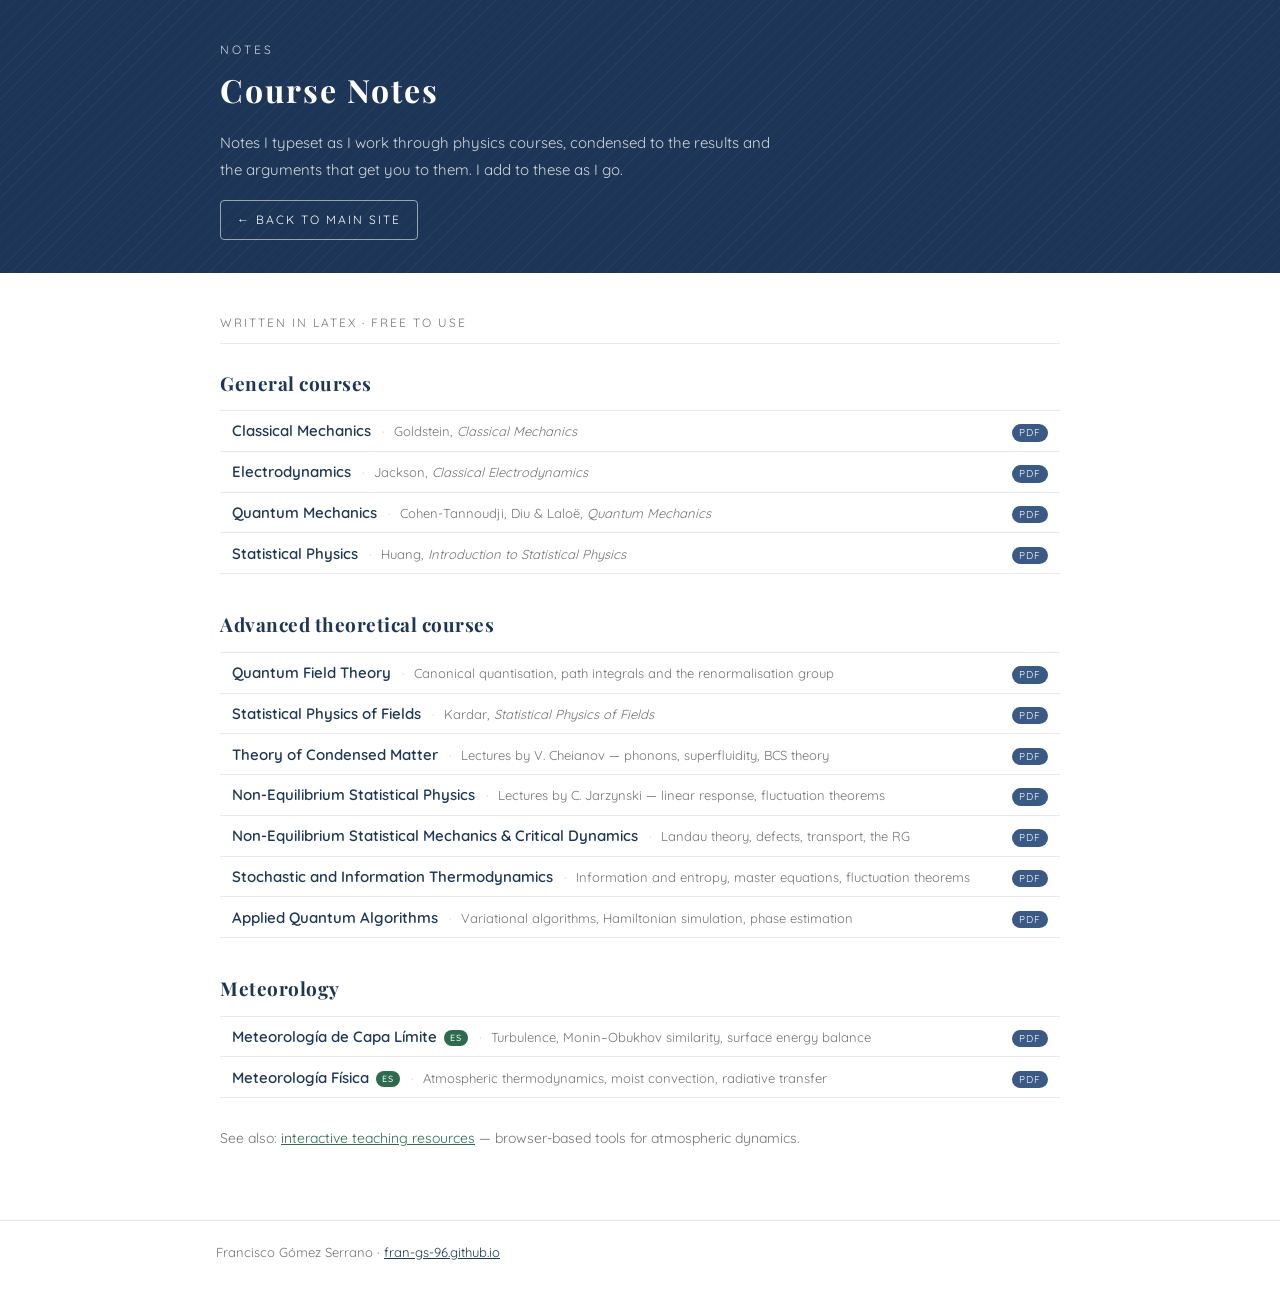
<file: notes/index.html>
<!DOCTYPE html>
<html lang="en">
<head>
<meta charset="utf-8">
<meta name="viewport" content="width=device-width, initial-scale=1">
<title>Course Notes | Francisco Gómez Serrano</title>
<meta name="description" content="Typeset notes from physics courses: the core graduate sequence, advanced theoretical topics courses, and meteorology." />
<link rel="icon" type="image/png" href="../favicon_s.png">
<link href="https://fonts.googleapis.com/css?family=Quicksand:300,400,500,700" rel="stylesheet">
<link href="https://fonts.googleapis.com/css?family=Playfair+Display:400,400i,700" rel="stylesheet">
<style>
  :root {
    --navy:       #1D3557;
    --navy-light: #3A5A85;
    --green:      #2D6A4F;
    --green-light:#40916C;
    --ink:        rgba(0,0,0,.7);
    --muted:      rgba(0,0,0,.55);
    --faint:      rgba(0,0,0,.22);
    --rule:       #e9e9e9;
    --sans: "Quicksand", Arial, sans-serif;
    --serif: "Playfair Display", Georgia, serif;
  }
  * { box-sizing: border-box; }
  body {
    margin: 0; background: #fff; color: var(--ink);
    font-family: var(--sans); font-size: 15px; line-height: 1.8;
  }

  .masthead {
    background:
      repeating-linear-gradient(135deg, rgba(255,255,255,.035) 0px, rgba(255,255,255,.035) 1px, transparent 1px, transparent 10px),
      var(--navy);
    color: #fff; padding: 2.6em 0 2.2em;
  }
  .wrap { max-width: 900px; margin: 0 auto; padding: 0 2em; }
  .eyebrow {
    font-size: 12px; text-transform: uppercase; letter-spacing: 3px;
    color: rgba(255,255,255,.65); margin: 0 0 .6em;
  }
  .masthead h1 {
    font-family: var(--serif); font-weight: 700;
    font-size: 32px; letter-spacing: 2px; margin: 0 0 .35em; color: #fff;
  }
  .masthead p { margin: 0; color: rgba(255,255,255,.8); max-width: 62ch; }
  .back {
    display: inline-block; margin-top: 1.4em;
    color: #fff; text-decoration: none;
    border: 1px solid rgba(255,255,255,.55);
    padding: 8px 16px; border-radius: 4px;
    font-size: 12px; text-transform: uppercase; letter-spacing: 2px;
    transition: .3s;
  }
  .back:hover { background: rgba(255,255,255,.12); border-color: #fff; color: #fff; }

  main { padding: 2.6em 0 2.4em; }
  .intro {
    font-size: 12px; text-transform: uppercase; letter-spacing: 2px;
    color: var(--muted); margin: 0 0 1.8em;
    padding-bottom: .8em; border-bottom: 1px solid var(--rule);
  }

  .group { margin-bottom: 2.2em; }
  .group:last-of-type { margin-bottom: 0; }
  .group-title {
    font-family: var(--serif); font-weight: 700;
    font-size: 19px; letter-spacing: .5px;
    color: var(--navy); margin: 0 0 .55em;
  }

  ul.notes { list-style: none; margin: 0; padding: 0; border-top: 1px solid var(--rule); }
  ul.notes li { border-bottom: 1px solid var(--rule); }
  a.note {
    display: flex; align-items: baseline; gap: .7em;
    text-decoration: none; color: inherit;
    padding: .55em .8em; border-radius: 4px;
    line-height: 1.55; transition: background .2s;
  }
  a.note:hover { background: rgba(45,106,79,.06); }
  .t {
    font-weight: 600; color: var(--navy); font-size: 15px;
    flex: 0 0 auto;
  }
  a.note:hover .t { color: var(--green); }
  .d {
    flex: 1 1 auto; min-width: 0;
    font-size: 13px; color: var(--muted);
  }
  .d::before {
    content: "\00b7"; margin-right: .7em; color: var(--faint);
  }
  .d em { font-style: italic; }
  .pdf {
    flex: 0 0 auto;
    color: #fff; background: var(--navy-light);
    padding: 1px 7px; border-radius: 10px;
    font-size: 10px; letter-spacing: 1px; text-transform: uppercase;
  }
  .lang {
    display: inline-block; margin-left: 7px; vertical-align: 1px;
    font-size: 9px; letter-spacing: 1px; text-transform: uppercase;
    color: #fff; background: var(--green);
    padding: 1px 6px; border-radius: 9px; font-weight: 500;
  }

  .alsonote { margin-top: 2em; font-size: 14px; color: var(--muted); }
  .alsonote a { color: var(--green); }
  .alsonote a:hover { color: var(--green-light); }

  footer {
    border-top: 1px solid var(--rule); padding: 1.6em 0 2.6em;
    font-size: 13px; color: var(--muted); margin-top: 1.4em;
  }
  footer a { color: var(--navy); }

  @media screen and (max-width: 640px) {
    .masthead h1 { font-size: 24px; }
    .wrap { padding: 0 1.2em; }
    .group-title { font-size: 17px; }
    a.note { flex-wrap: wrap; gap: .15em .7em; padding: .6em .3em; }
    .t { flex: 1 1 auto; }
    .pdf { order: 1; }
    .d { flex: 1 1 100%; order: 2; }
    .d::before { content: none; }
  }
</style>
</head>
<body>

  <header class="masthead">
    <div class="wrap">
      <p class="eyebrow">Notes</p>
      <h1>Course Notes</h1>
      <p>Notes I typeset as I work through physics courses, condensed to the results and the arguments that get you to them. I add to these as I go.</p>
      <a class="back" href="../index.html">&larr; Back to main site</a>
    </div>
  </header>

  <main>
    <div class="wrap">
      <p class="intro">Written in LaTeX &middot; free to use</p>

      <section class="group">
        <h2 class="group-title">General courses</h2>
        <ul class="notes">
          <li><a class="note" href="Classical_Mechanics_Course_notes.pdf">
            <span class="t">Classical Mechanics</span>
            <span class="d">Goldstein, <em>Classical Mechanics</em></span>
            <span class="pdf">PDF</span>
          </a></li>
          <li><a class="note" href="Electrodynamics_Course_notes.pdf">
            <span class="t">Electrodynamics</span>
            <span class="d">Jackson, <em>Classical Electrodynamics</em></span>
            <span class="pdf">PDF</span>
          </a></li>
          <li><a class="note" href="Quantum_Mechanics_Course_notes.pdf">
            <span class="t">Quantum Mechanics</span>
            <span class="d">Cohen-Tannoudji, Diu &amp; Lalo&euml;, <em>Quantum Mechanics</em></span>
            <span class="pdf">PDF</span>
          </a></li>
          <li><a class="note" href="Statistical_Physics_Course_notes.pdf">
            <span class="t">Statistical Physics</span>
            <span class="d">Huang, <em>Introduction to Statistical Physics</em></span>
            <span class="pdf">PDF</span>
          </a></li>
        </ul>
      </section>

      <section class="group">
        <h2 class="group-title">Advanced theoretical courses</h2>
        <ul class="notes">
          <li><a class="note" href="Quantum_Field_Theory.pdf">
            <span class="t">Quantum Field Theory</span>
            <span class="d">Canonical quantisation, path integrals and the renormalisation group</span>
            <span class="pdf">PDF</span>
          </a></li>
          <li><a class="note" href="Statistical_Physics_of_Fields.pdf">
            <span class="t">Statistical Physics of Fields</span>
            <span class="d">Kardar, <em>Statistical Physics of Fields</em></span>
            <span class="pdf">PDF</span>
          </a></li>
          <li><a class="note" href="Theory_of_Condensed_Matter.pdf">
            <span class="t">Theory of Condensed Matter</span>
            <span class="d">Lectures by V. Cheianov &mdash; phonons, superfluidity, BCS theory</span>
            <span class="pdf">PDF</span>
          </a></li>
          <li><a class="note" href="Non_Equilibrium_Statistical_Physics.pdf">
            <span class="t">Non-Equilibrium Statistical Physics</span>
            <span class="d">Lectures by C. Jarzynski &mdash; linear response, fluctuation theorems</span>
            <span class="pdf">PDF</span>
          </a></li>
          <li><a class="note" href="Non_Equilibrium_Statistical_Physics_Lectures.pdf">
            <span class="t">Non-Equilibrium Statistical Mechanics &amp; Critical Dynamics</span>
            <span class="d">Landau theory, defects, transport, the RG</span>
            <span class="pdf">PDF</span>
          </a></li>
          <li><a class="note" href="Stochastic_and_Information_Thermodynamics.pdf">
            <span class="t">Stochastic and Information Thermodynamics</span>
            <span class="d">Information and entropy, master equations, fluctuation theorems</span>
            <span class="pdf">PDF</span>
          </a></li>
          <li><a class="note" href="Applied_Quantum_Algorithms.pdf">
            <span class="t">Applied Quantum Algorithms</span>
            <span class="d">Variational algorithms, Hamiltonian simulation, phase estimation</span>
            <span class="pdf">PDF</span>
          </a></li>
        </ul>
      </section>

      <section class="group">
        <h2 class="group-title">Meteorology</h2>
        <ul class="notes">
          <li><a class="note" href="Meteorologia_Capa_Limite.pdf">
            <span class="t">Meteorolog&iacute;a de Capa L&iacute;mite<span class="lang">es</span></span>
            <span class="d">Turbulence, Monin&ndash;Obukhov similarity, surface energy balance</span>
            <span class="pdf">PDF</span>
          </a></li>
          <li><a class="note" href="Meteorologia_Fisica.pdf">
            <span class="t">Meteorolog&iacute;a F&iacute;sica<span class="lang">es</span></span>
            <span class="d">Atmospheric thermodynamics, moist convection, radiative transfer</span>
            <span class="pdf">PDF</span>
          </a></li>
        </ul>
      </section>

      <p class="alsonote">
        See also: <a href="../teaching/index.html">interactive teaching resources</a> &mdash;
        browser-based tools for atmospheric dynamics.
      </p>
    </div>
  </main>

  <footer>
    <div class="wrap">
      Francisco G&oacute;mez Serrano &middot; <a href="../index.html">fran-gs-96.github.io</a>
    </div>
  </footer>

</body>
</html>
</file>
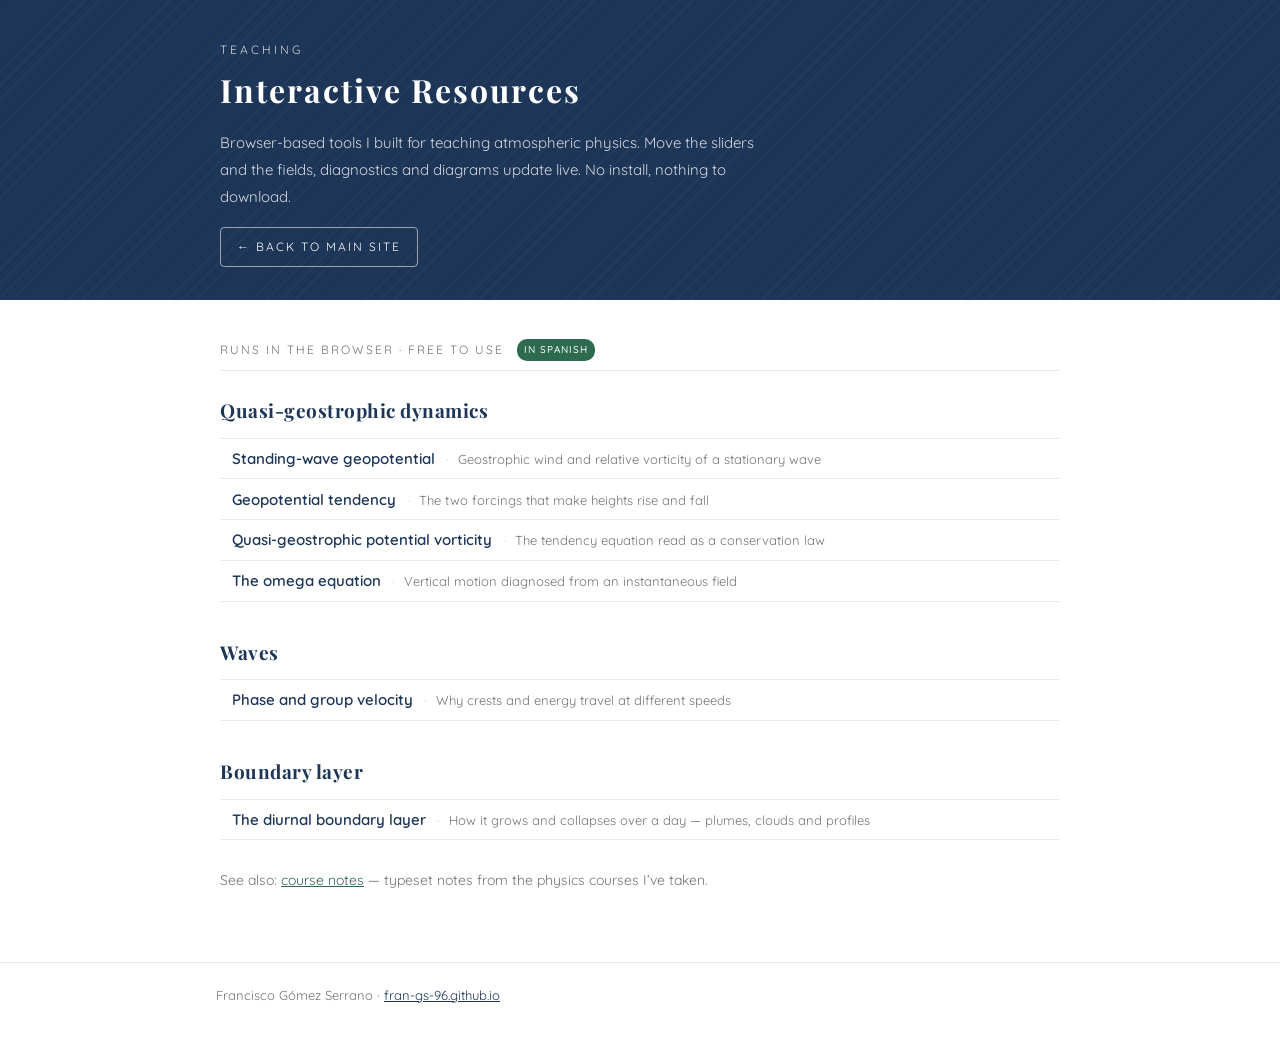
<file: teaching/index.html>
<!DOCTYPE html>
<html lang="en">
<head>
<meta charset="utf-8">
<meta name="viewport" content="width=device-width, initial-scale=1">
<title>Teaching Resources | Francisco Gómez Serrano</title>
<meta name="description" content="Browser-based interactive tools for teaching atmospheric physics — quasi-geostrophic dynamics, wave propagation and the boundary layer." />
<link rel="icon" type="image/png" href="../favicon_s.png">
<link href="https://fonts.googleapis.com/css?family=Quicksand:300,400,500,700" rel="stylesheet">
<link href="https://fonts.googleapis.com/css?family=Playfair+Display:400,400i,700" rel="stylesheet">
<style>
  :root {
    --navy:       #1D3557;
    --navy-light: #3A5A85;
    --green:      #2D6A4F;
    --green-light:#40916C;
    --ink:        rgba(0,0,0,.7);
    --muted:      rgba(0,0,0,.55);
    --faint:      rgba(0,0,0,.22);
    --rule:       #e9e9e9;
    --sans: "Quicksand", Arial, sans-serif;
    --serif: "Playfair Display", Georgia, serif;
  }
  * { box-sizing: border-box; }
  body {
    margin: 0; background: #fff; color: var(--ink);
    font-family: var(--sans); font-size: 15px; line-height: 1.8;
  }

  .masthead {
    background:
      repeating-linear-gradient(135deg, rgba(255,255,255,.035) 0px, rgba(255,255,255,.035) 1px, transparent 1px, transparent 10px),
      var(--navy);
    color: #fff; padding: 2.6em 0 2.2em;
  }
  .wrap { max-width: 900px; margin: 0 auto; padding: 0 2em; }
  .eyebrow {
    font-size: 12px; text-transform: uppercase; letter-spacing: 3px;
    color: rgba(255,255,255,.65); margin: 0 0 .6em;
  }
  .masthead h1 {
    font-family: var(--serif); font-weight: 700;
    font-size: 32px; letter-spacing: 2px; margin: 0 0 .35em; color: #fff;
  }
  .masthead p { margin: 0; color: rgba(255,255,255,.8); max-width: 60ch; }
  .back {
    display: inline-block; margin-top: 1.4em;
    color: #fff; text-decoration: none;
    border: 1px solid rgba(255,255,255,.55);
    padding: 8px 16px; border-radius: 4px;
    font-size: 12px; text-transform: uppercase; letter-spacing: 2px;
    transition: .3s;
  }
  .back:hover { background: rgba(255,255,255,.12); border-color: #fff; color: #fff; }

  main { padding: 2.6em 0 2.4em; }
  .intro {
    font-size: 12px; text-transform: uppercase; letter-spacing: 2px;
    color: var(--muted); margin: 0 0 1.8em;
    padding-bottom: .8em; border-bottom: 1px solid var(--rule);
  }

  .group { margin-bottom: 2.2em; }
  .group:last-of-type { margin-bottom: 0; }
  .group-title {
    font-family: var(--serif); font-weight: 700;
    font-size: 19px; letter-spacing: .5px;
    color: var(--navy); margin: 0 0 .55em;
  }

  ul.resources { list-style: none; margin: 0; padding: 0; border-top: 1px solid var(--rule); }
  ul.resources li { border-bottom: 1px solid var(--rule); }
  a.resource {
    display: flex; align-items: baseline; gap: .7em;
    text-decoration: none; color: inherit;
    padding: .55em .8em; border-radius: 4px;
    line-height: 1.55; transition: background .2s;
  }
  a.resource:hover { background: rgba(45,106,79,.06); }
  .t { font-weight: 600; color: var(--navy); font-size: 15px; flex: 0 0 auto; }
  a.resource:hover .t { color: var(--green); }
  .d { flex: 1 1 auto; min-width: 0; font-size: 13px; color: var(--muted); }
  .d::before { content: "\00b7"; margin-right: .7em; color: var(--faint); }
  .lang {
    display: inline-block; margin-left: 8px; vertical-align: 1px;
    font-size: 10px; letter-spacing: 1px; text-transform: uppercase;
    color: #fff; background: var(--green);
    padding: 2px 7px; border-radius: 10px; font-weight: 500;
  }

  .alsonote { margin-top: 2em; font-size: 14px; color: var(--muted); }
  .alsonote a { color: var(--green); }
  .alsonote a:hover { color: var(--green-light); }

  footer {
    border-top: 1px solid var(--rule); padding: 1.6em 0 2.6em;
    font-size: 13px; color: var(--muted); margin-top: 1.4em;
  }
  footer a { color: var(--navy); }

  @media screen and (max-width: 640px) {
    .masthead h1 { font-size: 24px; }
    .wrap { padding: 0 1.2em; }
    .group-title { font-size: 17px; }
    a.resource { flex-wrap: wrap; gap: .15em .7em; padding: .6em .3em; }
    .t { flex: 1 1 auto; }
    .d { flex: 1 1 100%; }
    .d::before { content: none; }
  }
</style>
</head>
<body>

  <header class="masthead">
    <div class="wrap">
      <p class="eyebrow">Teaching</p>
      <h1>Interactive Resources</h1>
      <p>Browser-based tools I built for teaching atmospheric physics. Move the sliders and the fields, diagnostics and diagrams update live. No install, nothing to download.</p>
      <a class="back" href="../index.html">&larr; Back to main site</a>
    </div>
  </header>

  <main>
    <div class="wrap">
      <p class="intro">Runs in the browser &middot; free to use <span class="lang">in Spanish</span></p>

      <section class="group">
        <h2 class="group-title">Quasi-geostrophic dynamics</h2>
        <ul class="resources">
          <li><a class="resource" href="geopotencial_interactivo.html">
            <span class="t">Standing-wave geopotential</span>
            <span class="d">Geostrophic wind and relative vorticity of a stationary wave</span>
          </a></li>
          <li><a class="resource" href="tendencia_geopotencial_interactiva.html">
            <span class="t">Geopotential tendency</span>
            <span class="d">The two forcings that make heights rise and fall</span>
          </a></li>
          <li><a class="resource" href="vpcg_interactivo.html">
            <span class="t">Quasi-geostrophic potential vorticity</span>
            <span class="d">The tendency equation read as a conservation law</span>
          </a></li>
          <li><a class="resource" href="omega_interactivo.html">
            <span class="t">The omega equation</span>
            <span class="d">Vertical motion diagnosed from an instantaneous field</span>
          </a></li>
        </ul>
      </section>

      <section class="group">
        <h2 class="group-title">Waves</h2>
        <ul class="resources">
          <li><a class="resource" href="dispersion_interactivo.html">
            <span class="t">Phase and group velocity</span>
            <span class="d">Why crests and energy travel at different speeds</span>
          </a></li>
        </ul>
      </section>

      <section class="group">
        <h2 class="group-title">Boundary layer</h2>
        <ul class="resources">
          <li><a class="resource" href="capa_limite.html">
            <span class="t">The diurnal boundary layer</span>
            <span class="d">How it grows and collapses over a day &mdash; plumes, clouds and profiles</span>
          </a></li>
        </ul>
      </section>

      <p class="alsonote">
        See also: <a href="../notes/index.html">course notes</a> &mdash;
        typeset notes from the physics courses I&rsquo;ve taken.
      </p>
    </div>
  </main>

  <footer>
    <div class="wrap">
      Francisco G&oacute;mez Serrano &middot; <a href="../index.html">fran-gs-96.github.io</a>
    </div>
  </footer>

</body>
</html>
</file>
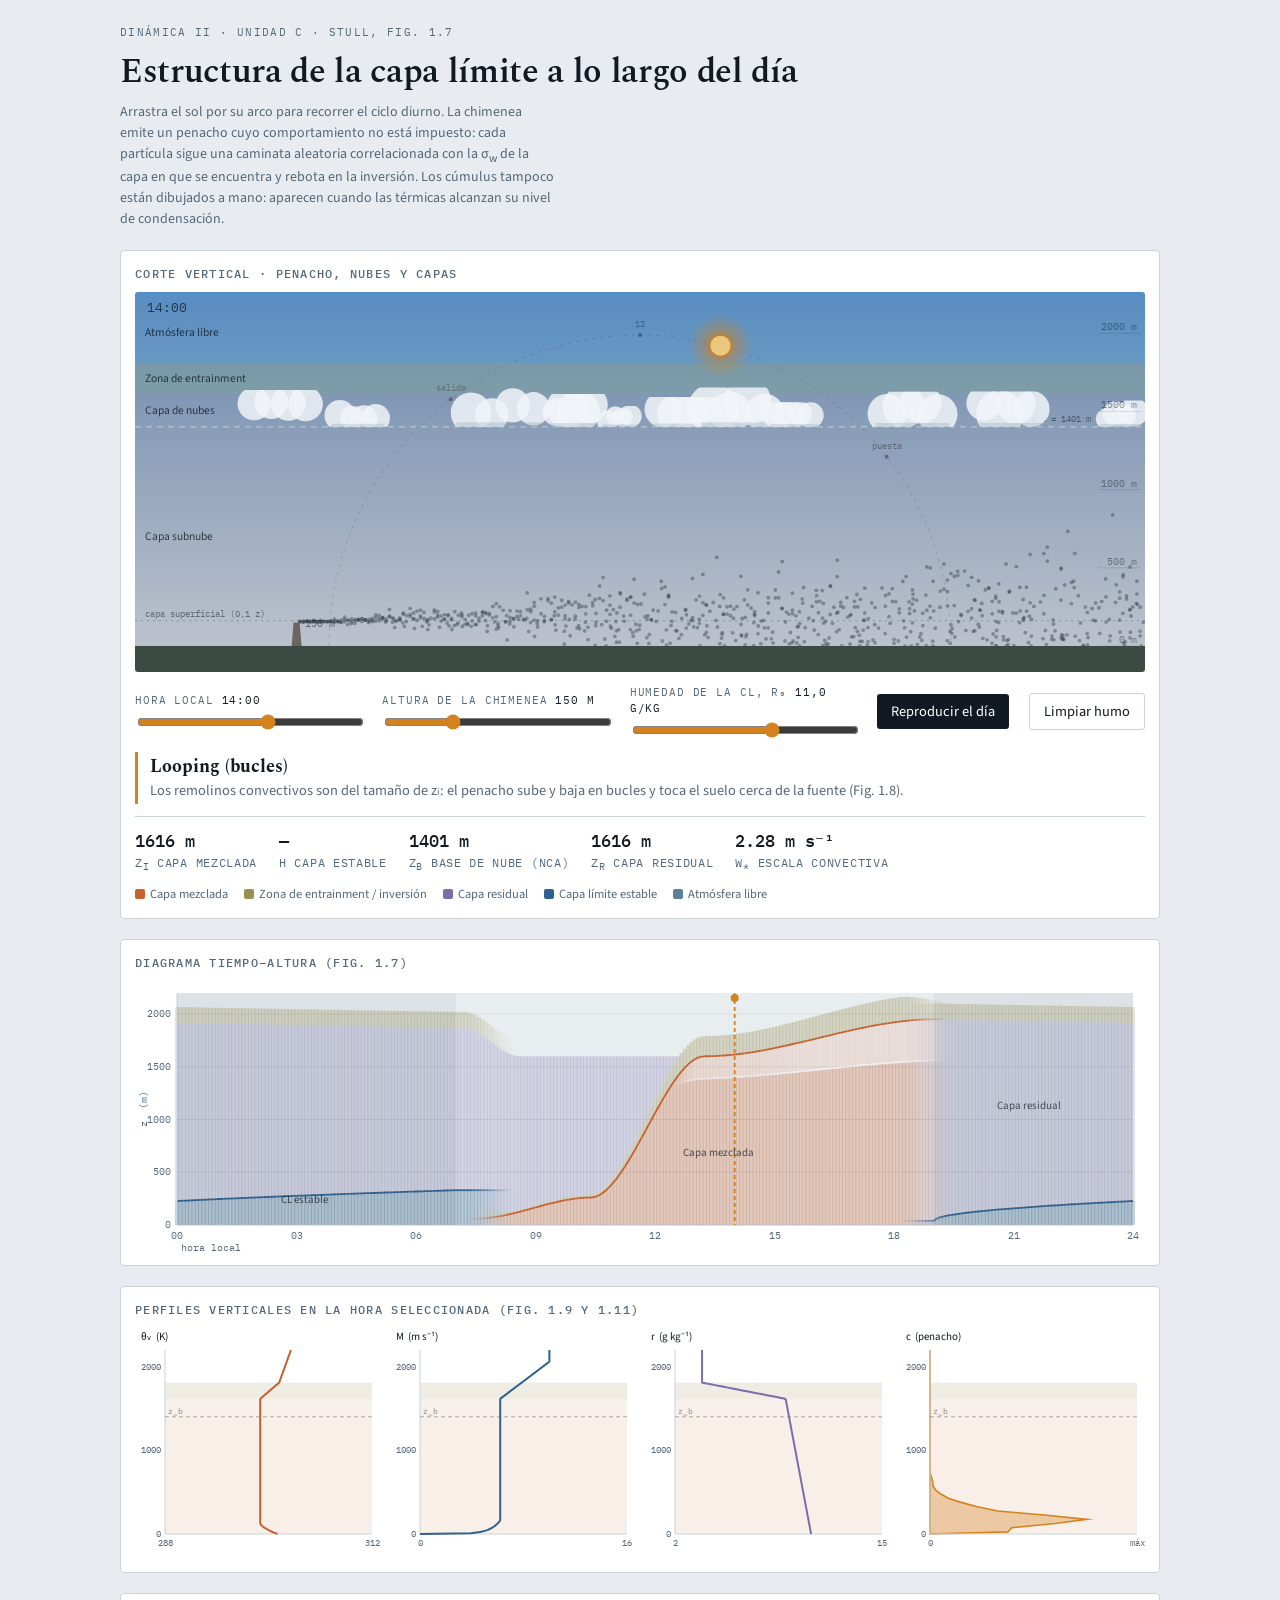
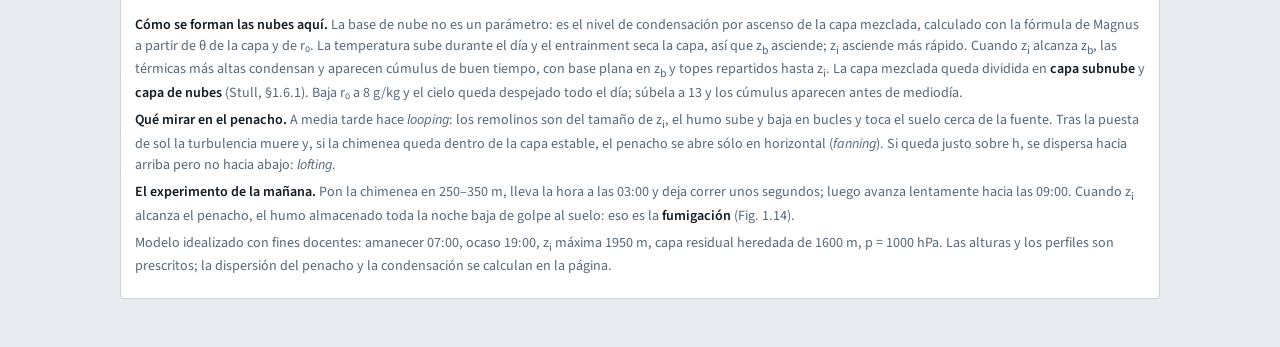
<file: teaching/capa_limite.html>
<!doctype html><html><head><meta charset=utf8><meta name=viewport content="width=device-width,initial-scale=1,viewport-fit=cover"><style>:root{color-scheme:light;box-sizing:border-box;padding-top:env(safe-area-inset-top,0px);padding-bottom:env(safe-area-inset-bottom,0px)}html{scroll-padding-top:env(safe-area-inset-top,0px)}body{margin:0;padding:0;font:14px -apple-system,BlinkMacSystemFont,sans-serif;background:#fff;color:#000}img{max-width:100%}[hidden]:not([hidden=until-found i]){display:none!important}</style></head><body>
<title>Capa Límite Diurna</title>
<meta name="claude:viewport-fit-sides" content="cover">
<link rel="stylesheet" href="https://fonts.googleapis.com/css2?family=Spectral:ital,wght@0,400;0,600;1,400&family=Source+Sans+3:wght@400;600&family=IBM+Plex+Mono:wght@400;500&display=swap">
<style>
/* Layout: una columna de paneles apilados — reloj solar + escena, diagrama tiempo-altura, perfiles verticales */
:root{
  --bg:#e8ecf0; --panel:#ffffff; --ink:#111a22; --muted:#55687a; --line:#c8d3dc;
  --sun:#d4821f; --ml:#c4612f; --rl:#7a6ea8; --sbl:#2f6190; --fa:#5c8098; --ez:#9a8f55; --cloud:#f2f6fa;
  color-scheme:light;
}
@media (prefers-color-scheme: dark){ :root:not([data-theme="light"]){
  --bg:#0e141a; --panel:#18212b; --ink:#e4ebf1; --muted:#95a7b6; --line:#2a3744;
  --sun:#f0a94a; --ml:#e58a52; --rl:#a99ddd; --sbl:#6aa6de; --fa:#8fb3c9; --ez:#d0c07a; --cloud:#dde6ee;
  color-scheme:dark;
}}
:root[data-theme="dark"]{
  --bg:#0e141a; --panel:#18212b; --ink:#e4ebf1; --muted:#95a7b6; --line:#2a3744;
  --sun:#f0a94a; --ml:#e58a52; --rl:#a99ddd; --sbl:#6aa6de; --fa:#8fb3c9; --ez:#d0c07a; --cloud:#dde6ee;
  color-scheme:dark;
}
*{box-sizing:border-box}
body{
  background:var(--bg); color:var(--ink);
  font-family:"Source Sans 3", system-ui, sans-serif;
  padding-left:max(16px, env(safe-area-inset-left, 0px));
  padding-right:max(16px, env(safe-area-inset-right, 0px));
  padding-block:24px 48px;
  line-height:1.5;
}
.wrap{max-width:1040px; margin:0 auto; display:flex; flex-direction:column; gap:20px}
header h1{
  font-family:Spectral, Georgia, serif; font-weight:600; font-size:clamp(1.5rem,1.1rem + 1.6vw,2.1rem);
  margin:0 0 .25rem; text-wrap:balance; letter-spacing:-.01em;
}
header p{margin:0; color:var(--muted); max-width:62ch}
.eyebrow{
  font-family:"IBM Plex Mono", monospace; font-size:.7rem; letter-spacing:.12em;
  text-transform:uppercase; color:var(--muted); margin:0 0 .4rem;
}
.panel{background:var(--panel); border:1px solid var(--line); border-radius:4px; padding:14px}
.panel h2{
  font-family:"IBM Plex Mono", monospace; font-size:.72rem; letter-spacing:.11em; text-transform:uppercase;
  color:var(--muted); margin:0 0 10px; font-weight:500;
}
canvas{display:block; width:100%; touch-action:none}
#scene{height:380px; cursor:grab; border-radius:3px}
#scene.grabbing{cursor:grabbing}
#fig17{height:270px; cursor:crosshair}
.controls{display:flex; flex-wrap:wrap; gap:14px 20px; align-items:center; margin-top:12px}
.ctl{display:flex; flex-direction:column; gap:3px; flex:1 1 190px; min-width:0}
.ctl label{font-family:"IBM Plex Mono", monospace; font-size:.68rem; letter-spacing:.08em; text-transform:uppercase; color:var(--muted)}
.ctl .val{font-family:"IBM Plex Mono", monospace; font-variant-numeric:tabular-nums; color:var(--ink)}
input[type=range]{width:100%; accent-color:var(--sun)}
button{
  font-family:"Source Sans 3", sans-serif; font-size:.9rem; padding:7px 14px;
  background:var(--ink); color:var(--panel); border:none; border-radius:3px; cursor:pointer;
}
button.ghost{background:transparent; color:var(--ink); border:1px solid var(--line)}
button:focus-visible, input:focus-visible{outline:2px solid var(--sun); outline-offset:2px}
.state{display:flex; flex-wrap:wrap; gap:8px 22px; margin-top:12px; padding-top:12px; border-top:1px solid var(--line)}
.stat{display:flex; flex-direction:column; min-width:0}
.stat b{font-family:"IBM Plex Mono", monospace; font-weight:500; font-variant-numeric:tabular-nums; font-size:1.05rem}
.stat span{font-size:.72rem; color:var(--muted); font-family:"IBM Plex Mono", monospace; letter-spacing:.06em; text-transform:uppercase}
.regime{border-left:3px solid var(--sun); padding:2px 0 2px 12px; margin-top:12px}
.regime b{font-family:Spectral, serif; font-size:1.1rem; display:block}
.regime span{color:var(--muted); font-size:.9rem}
.grid4{display:grid; grid-template-columns:repeat(4,1fr); gap:10px}
.grid4 canvas{height:230px}
@media (max-width:760px){ .grid4{grid-template-columns:repeat(2,1fr)} #scene{height:320px} }
.legend{display:flex; flex-wrap:wrap; gap:6px 16px; margin-top:10px; font-size:.78rem; color:var(--muted)}
.legend i{display:inline-block; width:10px; height:10px; border-radius:2px; margin-right:5px; vertical-align:-1px}
.notes{font-size:.88rem; color:var(--muted)}
.notes p{margin:.4rem 0}
.notes b{color:var(--ink); font-weight:600}
</style>

<div class="wrap">
<header>
  <p class="eyebrow">Dinámica II · Unidad C · Stull, Fig. 1.7</p>
  <h1>Estructura de la capa límite a lo largo del día</h1>
  <p>Arrastra el sol por su arco para recorrer el ciclo diurno. La chimenea emite un penacho cuyo comportamiento no está impuesto: cada partícula sigue una caminata aleatoria correlacionada con la σ<sub>w</sub> de la capa en que se encuentra y rebota en la inversión. Los cúmulus tampoco están dibujados a mano: aparecen cuando las térmicas alcanzan su nivel de condensación.</p>
</header>

<section class="panel">
  <h2>Corte vertical · penacho, nubes y capas</h2>
  <canvas id="scene"></canvas>
  <div class="controls">
    <div class="ctl">
      <label for="tslider">Hora local <span class="val" id="tval">14:00</span></label>
      <input type="range" id="tslider" min="0" max="24" step="0.02" value="14">
    </div>
    <div class="ctl">
      <label for="hslider">Altura de la chimenea <span class="val" id="hval">150 m</span></label>
      <input type="range" id="hslider" min="10" max="500" step="5" value="150">
    </div>
    <div class="ctl">
      <label for="rslider">Humedad de la CL, r₀ <span class="val" id="rval">11,0 g/kg</span></label>
      <input type="range" id="rslider" min="6" max="14" step="0.1" value="11">
    </div>
    <button id="play">Reproducir el día</button>
    <button id="clear" class="ghost">Limpiar humo</button>
  </div>
  <div class="regime"><b id="regname">—</b><span id="regtext">—</span></div>
  <div class="state">
    <div class="stat"><b id="s-zi">—</b><span>z<sub>i</sub> capa mezclada</span></div>
    <div class="stat"><b id="s-h">—</b><span>h capa estable</span></div>
    <div class="stat"><b id="s-zb">—</b><span>z<sub>b</sub> base de nube (NCA)</span></div>
    <div class="stat"><b id="s-zr">—</b><span>z<sub>r</sub> capa residual</span></div>
    <div class="stat"><b id="s-ws">—</b><span>w<sub>*</sub> escala convectiva</span></div>
  </div>
  <div class="legend">
    <span><i style="background:var(--ml)"></i>Capa mezclada</span>
    <span><i style="background:var(--ez)"></i>Zona de entrainment / inversión</span>
    <span><i style="background:var(--rl)"></i>Capa residual</span>
    <span><i style="background:var(--sbl)"></i>Capa límite estable</span>
    <span><i style="background:var(--fa)"></i>Atmósfera libre</span>
  </div>
</section>

<section class="panel">
  <h2>Diagrama tiempo–altura (Fig. 1.7)</h2>
  <canvas id="fig17"></canvas>
</section>

<section class="panel">
  <h2>Perfiles verticales en la hora seleccionada (Fig. 1.9 y 1.11)</h2>
  <div class="grid4">
    <canvas id="p-th"></canvas>
    <canvas id="p-m"></canvas>
    <canvas id="p-r"></canvas>
    <canvas id="p-c"></canvas>
  </div>
</section>

<section class="panel notes">
  <p><b>Cómo se forman las nubes aquí.</b> La base de nube no es un parámetro: es el nivel de condensación por ascenso de la capa mezclada, calculado con la fórmula de Magnus a partir de θ de la capa y de r₀. La temperatura sube durante el día y el entrainment seca la capa, así que z<sub>b</sub> asciende; z<sub>i</sub> asciende más rápido. Cuando z<sub>i</sub> alcanza z<sub>b</sub>, las térmicas más altas condensan y aparecen cúmulus de buen tiempo, con base plana en z<sub>b</sub> y topes repartidos hasta z<sub>i</sub>. La capa mezclada queda dividida en <b>capa subnube</b> y <b>capa de nubes</b> (Stull, §1.6.1). Baja r₀ a 8 g/kg y el cielo queda despejado todo el día; súbela a 13 y los cúmulus aparecen antes de mediodía.</p>
  <p><b>Qué mirar en el penacho.</b> A media tarde hace <i>looping</i>: los remolinos son del tamaño de z<sub>i</sub>, el humo sube y baja en bucles y toca el suelo cerca de la fuente. Tras la puesta de sol la turbulencia muere y, si la chimenea queda dentro de la capa estable, el penacho se abre sólo en horizontal (<i>fanning</i>). Si queda justo sobre h, se dispersa hacia arriba pero no hacia abajo: <i>lofting</i>.</p>
  <p><b>El experimento de la mañana.</b> Pon la chimenea en 250–350 m, lleva la hora a las 03:00 y deja correr unos segundos; luego avanza lentamente hacia las 09:00. Cuando z<sub>i</sub> alcanza el penacho, el humo almacenado toda la noche baja de golpe al suelo: eso es la <b>fumigación</b> (Fig. 1.14).</p>
  <p>Modelo idealizado con fines docentes: amanecer 07:00, ocaso 19:00, z<sub>i</sub> máxima 1950 m, capa residual heredada de 1600 m, p = 1000 hPa. Las alturas y los perfiles son prescritos; la dispersión del penacho y la condensación se calculan en la página.</p>
</section>
</div>

<script>
(function(){
"use strict";
const TSR = 7, TSS = 19, ZTOP = 2200, DOMX = 4000, ZIMAX = 1950, ZRL0 = 1600, THRL = 299;
const DAYLEN = TSS - (TSR + 0.5), NIGHTLEN = 24 - TSS + TSR;
const clamp = (v,a,b)=>v<a?a:(v>b?b:v);
const S = x => { x = clamp(x,0,1); return x*x*(3-2*x); };
const sstep = (a,b,v) => S((v-a)/(b-a));
const mix = (a,b,f) => a + (b-a)*f;
const css = n => getComputedStyle(document.documentElement).getPropertyValue(n).trim();

let t = 14, hStack = 150, R0 = 11.0, playing = false, lastFrame = 0;

/* ---------- modelo de capas (todas las transiciones por smoothstep) ---------- */
const thML = x => 291 + 8*S(Math.min(1, x/0.5)) + 0.8*S(Math.max(0,(x-0.5)/0.5));
const rML  = x => R0 - 0.8*x;
function lclHeight(TK, r){                       // nivel de condensación por ascenso, Magnus
  const e = 1000*r/(622 + r);                    // hPa, con p = 1000 hPa
  const g = Math.log(Math.max(e,0.1)/6.112);
  const Td = 243.04*g/(17.625 - g);
  return clamp(125*((TK-273.15) - Td), 120, 4000);
}
function state(tt){
  const x = clamp((tt-(TSR+0.5))/DAYLEN, 0, 1);
  let zi;
  if(x < 0.25) zi = 60 + 200*S(x/0.25);
  else if(x < 0.5) zi = 260 + (ZRL0-260)*S((x-0.25)/0.25);
  else zi = ZRL0 + (ZIMAX-ZRL0)*S((x-0.5)/0.5);

  const wDay = sstep(TSR+0.2, TSR+1.6, tt) * (1 - sstep(TSS-0.9, TSS+0.6, tt));
  const el = (tt > TSS) ? tt-TSS : (tt < TSR ? tt+24-TSS : (tt < 13 ? NIGHTLEN : 0));
  const frac = clamp(el/NIGHTLEN, 0, 1);
  const h = 40 + 290*Math.sqrt(frac);

  const zr   = mix(ZIMAX - 80*frac, Math.max(ZRL0, zi), wDay);
  const ez   = mix(150, 0.12*zi, wDay);
  const cap  = mix(h, zi, wDay);
  const wstar= wDay*(0.5 + 1.8*Math.pow(Math.sin(Math.PI*x), 0.6));
  const remn = mix(0, Math.max(zi, 320*(1 - Math.min(1, x/0.3))), wDay);
  const zb   = lclHeight(thML(x), rML(x));
  const cf   = wDay * S((zi - zb)/320);          // fracción nubosa
  return {zi,h,zr,ez,cap,remn,wstar,wDay,frac,x,zb,cf};
}

/* ---------- perfiles (día y noche se mezclan con wDay) ---------- */
function thDay(z, st){
  const tm = thML(st.x), sl = Math.max(8, 0.08*st.zi);
  if(z < sl) return tm + 2.0*Math.pow(1-z/sl, 1.6);
  if(z <= st.zi) return tm;
  if(z <= st.zi+st.ez) return tm + 2.2*(z-st.zi)/Math.max(1,st.ez);
  const top = Math.max(tm+2.2, THRL);
  if(z < st.zr) return top;
  return top + 3.5*(z - Math.max(st.zr, st.zi+st.ez))/1000;
}
function thNight(z, st){
  const th0 = THRL - 8*Math.sqrt(st.frac), thr = THRL - 1*st.frac;
  if(z < st.h) return th0 + (thr-th0)*Math.pow(z/Math.max(1,st.h), 0.5);
  if(z < st.zr) return thr;
  if(z < st.zr+150) return thr + 2.0*(z-st.zr)/150;
  return thr + 2.0 + 3.5*(z-st.zr-150)/1000;
}
const logw = (z, ztop, mtop) => mtop*Math.log(1+z/0.08)/Math.log(1+Math.max(z*0+ztop,1)/0.08);
function mDay(z, st){
  const sl = Math.max(10, 0.1*st.zi);
  if(z < sl) return logw(z, sl, 6.2);
  if(z <= st.zi) return 6.2;
  return 6.2 + (10-6.2)*Math.min(1,(z-st.zi)/(st.ez+250));
}
function mNight(z, st){
  const zj = 1.25*st.h, Mj = 8 + 5*st.frac;
  if(z < st.h) return logw(z, Math.max(1,st.h), 2.6);
  if(z < zj) return 2.6 + (Mj-2.6)*(z-st.h)/Math.max(1,zj-st.h);
  if(z < zj+450) return Mj + (10-Mj)*(z-zj)/450;
  return 10;
}
function rDay(z, st){
  const r0 = rML(st.x);
  if(z <= st.zi) return r0 - 1.6*(z/Math.max(1,st.zi));
  if(z <= st.zi+st.ez) return (r0-1.6) - ((r0-1.6)-3.7)*(z-st.zi)/Math.max(1,st.ez);
  return 3.7;
}
function rNight(z, st){
  const r0 = rML(1);
  if(z < st.h) return r0 - 0.5*(z/Math.max(1,st.h));
  if(z < st.zr) return r0 - 1.1;
  if(z < st.zr+150) return (r0-1.1) - ((r0-1.1)-3.7)*(z-st.zr)/150;
  return 3.7;
}
const thetaV = (z, st) => mix(thNight(z,st), thDay(z,st), st.wDay);
const windM  = (z, st) => mix(mNight(z,st),  mDay(z,st),  st.wDay);
const mixr   = (z, st) => mix(rNight(z,st),  rDay(z,st),  st.wDay);

/* ---------- partículas ---------- */
const NBIN = 44, BINH = ZTOP/NBIN;
let parts = [], bins = new Float64Array(NBIN);
const randn = () => { let u=0,v=0; while(!u)u=Math.random(); while(!v)v=Math.random();
  return Math.sqrt(-2*Math.log(u))*Math.cos(2*Math.PI*v); };

function turb(z, st){
  let sd = 0.035, td = 40, sn = 0.035, tn = 40;
  if(st.zi > 5){
    if(z < st.zi){ const zz = clamp(z/st.zi, 0.02, 1);
      sd = 0.62*Math.max(st.wstar,0.3)*Math.pow(zz,0.28)*(1-0.55*zz); td = 110; }
    else if(z < st.zi+st.ez){ sd = 0.12; td = 40; }
    else if(z < st.zr){ sd = 0.22; td = 70; }
  }
  if(z < st.h){ sn = 0.05 + 0.05*(1-z/Math.max(1,st.h)); tn = 18; }
  else if(z < st.h*1.45){ sn = 0.10; tn = 35; }
  else if(z < st.zr){ sn = 0.26; tn = 75; }
  return {s: mix(sn, sd, st.wDay), T: mix(tn, td, st.wDay)};
}
function stepParticles(dt, st){
  for(let i=0;i<3;i++){
    if(parts.length < 900) parts.push({x: 0.16*DOMX, z: hStack + Math.random()*8, w: 0.25+0.3*Math.random(), age:0});
  }
  const cap = st.cap, strength = Math.abs(st.wDay-0.5)*2;   // la barrera se relaja en la transición
  for(let i=parts.length-1;i>=0;i--){
    const p = parts[i], tb = turb(p.z, st), a = Math.exp(-dt/tb.T);
    p.w = a*p.w + tb.s*Math.sqrt(1-a*a)*randn();
    const zPrev = p.z;
    p.z += p.w*dt;
    p.x += windM(p.z, st)*dt;
    p.age += dt;
    if(p.z < 2){ p.z = 2 - p.z; p.w = Math.abs(p.w)*0.8; }
    if(cap > 5 && Math.random() < 0.55 + 0.45*strength){
      if(p.z > cap && zPrev <= cap){ p.z = cap - (p.z-cap); p.w = -Math.abs(p.w)*0.7; }
      else if(p.z < cap && zPrev >= cap){ p.z = cap + (cap-p.z); p.w = Math.abs(p.w)*0.7; }
    }
    if(p.x > DOMX || p.z > ZTOP || p.age > 2400) parts.splice(i,1);
  }
  bins.fill(0);
  for(const p of parts) bins[clamp(Math.floor(p.z/BINH),0,NBIN-1)] += 1;
  let mx = 1; for(let i=0;i<NBIN;i++) mx = Math.max(mx, bins[i]);
  for(let i=0;i<NBIN;i++) bins[i] /= mx;
}

/* ---------- celdas de nube ---------- */
const NC = 16, cells = [];
const hash = s => { const v = Math.sin(s*127.1)*43758.5453; return v - Math.floor(v); };
for(let i=0;i<NC;i++) cells.push({x: (i+0.5)*DOMX/NC + 180*hash(i), seed: i*1.7+0.3});
function stepClouds(dt, st){
  if(st.cf <= 0) return;
  const u = windM(st.zb, st);
  for(const c of cells){ c.x += u*dt*0.35; if(c.x > DOMX*1.12) c.x -= DOMX*1.24; }
}

/* ---------- régimen de dispersión ---------- */
function regime(st){
  const hs = hStack;
  if(st.wDay > 0.5){
    if(st.x < 0.55 && hs < st.zi && hs > st.zi*0.62)
      return ['Fumigación', 'La capa mezclada acaba de alcanzar el penacho: el humo almacenado en altura baja al suelo (Fig. 1.14).'];
    if(hs < st.zi*0.95) return ['Looping (bucles)', 'Los remolinos convectivos son del tamaño de zᵢ: el penacho sube y baja en bucles y toca el suelo cerca de la fuente (Fig. 1.8).'];
    if(hs < st.zi+st.ez) return ['Atrapado en la inversión', 'La emisión queda en la zona de entrainment: dispersión débil, el humo flota sobre la capa mezclada.'];
    return ['Sobre la CLP', 'La chimenea emite en aire casi no turbulento por encima de la capa límite: el penacho apenas se ensancha.'];
  }
  if(hs < st.h*0.85) return ['Fanning (abanico)', 'Emisión dentro de la capa estable: dispersión vertical casi nula, el penacho se abre sólo en horizontal (Fig. 1.10).'];
  if(hs < st.h*1.35) return ['Lofting', 'El penacho está justo sobre h: se dispersa hacia arriba en aire neutro, pero la estabilidad le impide bajar al suelo (Fig. 1.13).'];
  if(hs < st.zr) return ['Coning (cono)', 'Emisión en la capa residual, de estratificación neutra: el humo se abre a tasas parecidas en vertical y horizontal.'];
  return ['Atmósfera libre', 'Por encima de la capa residual la turbulencia es despreciable y el penacho viaja casi sin mezclarse.'];
}

/* ---------- utilidades de canvas ---------- */
function fit(cv){
  const r = cv.getBoundingClientRect(), d = window.devicePixelRatio || 1;
  cv.width = Math.max(1, Math.round(r.width*d)); cv.height = Math.max(1, Math.round(r.height*d));
  const g = cv.getContext('2d'); g.setTransform(d,0,0,d,0,0);
  return {g, w:r.width, h:r.height};
}
const MONO = p => p+'px "IBM Plex Mono", ui-monospace, monospace';
const SANS = p => p+'px "Source Sans 3", system-ui, sans-serif';
function hexA(h, a){
  h = h.replace('#',''); if(h.length===3) h = h.split('').map(c=>c+c).join('');
  return 'rgba('+parseInt(h.slice(0,2),16)+','+parseInt(h.slice(2,4),16)+','+parseInt(h.slice(4,6),16)+','+a+')';
}
const hhmm = tt => String(Math.floor(tt)%24).padStart(2,'0')+':'+String(Math.floor((tt%1)*60)).padStart(2,'0');

/* ---------- escena ---------- */
const scene = document.getElementById('scene');
let sunPos = {x:0,y:0};
function drawScene(){
  const {g,w,h} = fit(scene);
  const st = state(t);
  const gy = h - 26, Y = z => gy - (z/ZTOP)*(gy-10), X = x => (x/DOMX)*w;
  const night = 1 - st.wDay;
  const dawn = Math.max(0, 1-Math.abs(t-TSR)/1.8, 1-Math.abs(t-TSS)/1.8);

  // cielo (interpolación continua día ↔ noche ↔ crepúsculo)
  const blend = (a,b,f)=>a.map((v,i)=>Math.round(v+(b[i]-v)*f));
  let top = blend([86,142,196],[9,16,36], night), bot = blend([186,214,236],[22,30,52], night);
  top = blend(top,[214,128,66], dawn*0.55); bot = blend(bot,[238,176,104], dawn*0.7);
  const sky = g.createLinearGradient(0,0,0,gy);
  sky.addColorStop(0,'rgb('+top.join(',')+')'); sky.addColorStop(1,'rgb('+bot.join(',')+')');
  g.fillStyle = sky; g.fillRect(0,0,w,gy);

  // arco horario y sol / luna
  const cx = w/2, cy = gy, R = Math.min(w*0.44, (gy-16)*0.92);
  g.strokeStyle = hexA(night>0.5?'#ffffff':'#1b2a3a', 0.22); g.setLineDash([3,5]); g.lineWidth = 1;
  g.beginPath(); g.arc(cx,cy,R,Math.PI,0); g.stroke(); g.setLineDash([]);
  [[TSR,'salida'],[12,'12'],[TSS,'puesta']].forEach(function(p){
    const a = Math.PI*(1-p[0]/24), px = cx+R*Math.cos(a), py = cy-R*Math.sin(a);
    g.fillStyle = hexA(night>0.5?'#ffffff':'#1b2a3a',0.5);
    g.beginPath(); g.arc(px,py,2,0,7); g.fill();
    g.font = MONO(9); g.textAlign='center'; g.fillText(p[1], px, py-8);
  });
  const ang = Math.PI*(1-t/24);
  sunPos.x = cx + R*Math.cos(ang); sunPos.y = cy - R*Math.sin(ang);
  const solar = clamp(1-night*1.15, 0, 1);
  if(solar > 0.02){
    const gl = g.createRadialGradient(sunPos.x,sunPos.y,2,sunPos.x,sunPos.y,32);
    gl.addColorStop(0, hexA(css('--sun'), 0.85*solar)); gl.addColorStop(1, hexA(css('--sun'),0));
    g.fillStyle = gl; g.beginPath(); g.arc(sunPos.x,sunPos.y,32,0,7); g.fill();
  }
  g.globalAlpha = clamp(1-night*1.6, 0, 1);
  g.fillStyle = '#ffd37a'; g.beginPath(); g.arc(sunPos.x,sunPos.y,11,0,7); g.fill();
  g.strokeStyle = css('--sun'); g.lineWidth = 2; g.stroke();
  g.globalAlpha = clamp(night*1.6-0.6, 0, 1);
  g.fillStyle = '#dfe7f0'; g.beginPath(); g.arc(sunPos.x,sunPos.y,10,0,7); g.fill();
  g.fillStyle = 'rgba(12,18,26,.95)'; g.beginPath(); g.arc(sunPos.x+4.5,sunPos.y-3.5,9.5,0,7); g.fill();
  g.globalAlpha = 1;

  // bandas de capa: las diurnas y las nocturnas se funden con wDay
  const band=(z0,z1,c,a)=>{ if(z1<=z0 || a<=0.004) return; g.fillStyle=hexA(c,a); g.fillRect(0,Y(z1),w,Y(z0)-Y(z1)); };
  const d = st.wDay, n = night;
  band(st.zi+st.ez, ZTOP, css('--fa'), 0.14*d);
  if(st.zr > st.zi+st.ez) band(st.zi+st.ez, st.zr, css('--rl'), 0.16*d);
  band(st.zi, st.zi+st.ez, css('--ez'), 0.30*d);
  band(0, st.zi, css('--ml'), 0.17*d);
  if(st.remn > st.zi) band(st.zi, st.remn, css('--sbl'), 0.13*d);
  band(st.zr+150, ZTOP, css('--fa'), 0.14*n);
  band(st.zr, st.zr+150, css('--ez'), 0.26*n);
  band(st.h, st.zr, css('--rl'), 0.18*n);
  band(0, st.h, css('--sbl'), 0.22*n);

  const slTop = 0.1*Math.max(st.cap, 60);
  g.strokeStyle = hexA(css('--ink'),0.28); g.setLineDash([2,4]); g.lineWidth=1;
  g.beginPath(); g.moveTo(0,Y(slTop)); g.lineTo(w,Y(slTop)); g.stroke();

  // nivel de condensación
  if(st.wDay > 0.05 && st.zb < ZTOP){
    g.strokeStyle = hexA(css('--cloud'), 0.55*st.wDay); g.setLineDash([6,5]);
    g.beginPath(); g.moveTo(0,Y(st.zb)); g.lineTo(w,Y(st.zb)); g.stroke();
    g.fillStyle = hexA(night>0.5?'#ffffff':'#17222c', 0.55*st.wDay); g.font = MONO(9); g.textAlign='right';
    g.fillText('NCA  z_b = '+Math.round(st.zb)+' m', w-54, Y(st.zb)-5);
  }
  g.setLineDash([]);

  // cúmulus: base plana en z_b, topes repartidos hasta z_i
  if(st.cf > 0.02){
    const top0 = st.zi + 0.25*st.ez, depth = Math.max(60, top0 - st.zb);
    for(const c of cells){
      const s = c.seed;
      if(hash(s*3.1) > st.cf) continue;
      const topZ = st.zb + depth*(0.45 + 0.55*hash(s*5.7));
      const yTop = Y(topZ), yBase = Y(st.zb), hpx = yBase - yTop;
      if(hpx < 4) continue;
      const wid = hpx*(1.3 + 0.9*hash(s*9.3));
      g.save();
      g.beginPath(); g.rect(0, yTop-2, w, hpx+2); g.clip();
      g.fillStyle = hexA(css('--cloud'), 0.86*clamp(st.cf*1.3,0,1));
      const npuff = 4;
      for(let k=0;k<npuff;k++){
        const fx = (k+0.5)/npuff, rr = hpx*(0.42 + 0.3*hash(s*13+k));
        const px = X(c.x) + (fx-0.5)*wid, py = yBase - hpx*(0.3 + 0.42*hash(s*17+k));
        g.beginPath(); g.arc(px, py, rr, 0, 7); g.fill();
      }
      g.fillStyle = hexA('#8aa0b4', 0.30*clamp(st.cf*1.3,0,1));
      g.fillRect(X(c.x)-wid*0.55, yBase-hpx*0.12, wid*1.1, hpx*0.12);
      g.restore();
    }
  }

  // etiquetas de capa
  g.textAlign='left'; g.font = SANS(11.5);
  const lab = (z0,z1,txt,alpha)=>{ if(alpha < 0.12) return; const yy=(Y(z0)+Y(z1))/2;
    if(Y(z0)-Y(z1) < 15) return; g.fillStyle = hexA(css('--ink'), 0.78*alpha); g.fillText(txt, 10, yy+4); };
  lab(st.zi+st.ez, ZTOP, st.zr > st.zi+st.ez+60 ? 'Capa residual' : 'Atmósfera libre', d);
  lab(st.zi, st.zi+st.ez, 'Zona de entrainment', d);
  if(st.cf > 0.25 && st.zb < st.zi){ lab(st.zb, st.zi, 'Capa de nubes', d); lab(0, st.zb, 'Capa subnube', d); }
  else lab(0, st.zi, 'Capa mezclada', d);
  lab(st.zr, ZTOP, 'Atmósfera libre', n);
  lab(st.h, st.zr, 'Capa residual', n);
  lab(0, st.h, 'Capa límite estable', n);
  g.fillStyle = hexA(css('--ink'),0.5); g.font = MONO(9);
  g.fillText('capa superficial (0,1 z)', 10, Y(slTop)-4);

  // eje de alturas
  g.textAlign='right'; g.font = MONO(9.5);
  for(let z=0; z<=2000; z+=500){
    g.fillStyle = hexA(css('--ink'),0.45); g.fillText(z+' m', w-8, Y(z)-3);
    g.strokeStyle = hexA(css('--ink'),0.12);
    g.beginPath(); g.moveTo(w-46,Y(z)); g.lineTo(w-4,Y(z)); g.stroke();
  }

  // humo
  g.fillStyle = hexA(night>0.5 ? '#e8eef4' : '#2b3742', 0.55);
  for(const p of parts){
    g.globalAlpha = clamp(1 - p.age/2200, 0.12, 0.75);
    g.beginPath(); g.arc(X(p.x), Y(p.z), 1.9, 0, 7); g.fill();
  }
  g.globalAlpha = 1;

  // suelo y chimenea
  g.fillStyle = night>0.5 ? '#141c24' : '#3c4a44'; g.fillRect(0,gy,w,h-gy);
  const sx = X(0.16*DOMX), sy = Y(hStack);
  g.fillStyle = night>0.5 ? '#46525c' : '#6b6560';
  g.beginPath(); g.moveTo(sx-5,gy); g.lineTo(sx-3,sy); g.lineTo(sx+3,sy); g.lineTo(sx+5,gy); g.closePath(); g.fill();
  g.fillStyle = hexA(css('--ink'),0.55); g.font = MONO(9.5); g.textAlign='left';
  g.fillText(Math.round(hStack)+' m', sx+8, sy+4);

  g.fillStyle = hexA(night>0.5?'#ffffff':'#101820', 0.75); g.font = MONO(13);
  g.fillText(hhmm(t), 12, 20);
}

/* ---------- Fig. 1.7 ---------- */
function drawFig17(){
  const cv = document.getElementById('fig17');
  const {g,w,h} = fit(cv);
  const L=42, R=12, T=12, B=26, N=288;
  const X = tt => L + (tt/24)*(w-L-R), Y = z => (h-B) - (z/ZTOP)*(h-B-T);
  g.clearRect(0,0,w,h);
  g.fillStyle = hexA(css('--fa'),0.14); g.fillRect(L,T,w-L-R,h-B-T);
  const sts = []; for(let i=0;i<=N;i++) sts.push(state(i*24/N));
  const colW = (w-L-R)/N + 0.8;
  const col = (i, z0, z1, c, a) => { if(z1<=z0 || a<=0.004) return;
    g.fillStyle = hexA(c,a); g.fillRect(X(i*24/N)-colW/2, Y(z1), colW, Y(z0)-Y(z1)); };
  for(let i=0;i<=N;i++){
    const s = sts[i], d = s.wDay, n = 1-d;
    col(i, s.zi+s.ez, Math.max(s.zr, s.zi+s.ez), css('--rl'), 0.20*d);
    col(i, s.zi, s.zi+s.ez, css('--ez'), 0.28*d);
    col(i, 0, s.zi, css('--ml'), 0.26*d);
    col(i, s.zr, s.zr+150, css('--ez'), 0.24*n);
    col(i, s.h, s.zr, css('--rl'), 0.20*n);
    col(i, 0, s.h, css('--sbl'), 0.28*n);
    if(s.cf > 0.02) col(i, s.zb, s.zi, css('--cloud'), 0.5*s.cf);
  }
  const curve = (get, color, alphaOf) => {
    g.lineWidth = 1.8;
    for(let i=1;i<=N;i++){
      const a = alphaOf(sts[i]); if(a < 0.05) continue;
      g.strokeStyle = hexA(color, a); g.beginPath();
      g.moveTo(X((i-1)*24/N), Y(get(sts[i-1]))); g.lineTo(X(i*24/N), Y(get(sts[i]))); g.stroke();
    }
  };
  curve(s=>s.zi, css('--ml'), s=>s.wDay);
  curve(s=>s.h,  css('--sbl'), s=>1-s.wDay);
  curve(s=>s.zb, css('--cloud'), s=>0.8*s.cf);

  g.strokeStyle = css('--line'); g.lineWidth=1;
  g.beginPath(); g.moveTo(L,T); g.lineTo(L,h-B); g.lineTo(w-R,h-B); g.stroke();
  g.fillStyle = css('--muted'); g.font = MONO(9.5); g.textAlign='right';
  for(let z=0; z<=2000; z+=500){
    g.fillText(z, L-6, Y(z)+3);
    g.strokeStyle = hexA(css('--ink'),0.07);
    g.beginPath(); g.moveTo(L,Y(z)); g.lineTo(w-R,Y(z)); g.stroke();
  }
  g.textAlign='center';
  for(let hh=0; hh<=24; hh+=3) g.fillText(String(hh).padStart(2,'0'), X(hh), h-B+14);
  g.save(); g.translate(12,(h-B+T)/2); g.rotate(-Math.PI/2); g.textAlign='center';
  g.fillText('z  (m)', 0, 0); g.restore();

  g.fillStyle = hexA(css('--ink'),0.05);
  g.fillRect(L,T,X(TSR)-L,h-B-T); g.fillRect(X(TSS),T,w-R-X(TSS),h-B-T);
  g.strokeStyle = css('--sun'); g.lineWidth=1.8; g.setLineDash([4,3]);
  g.beginPath(); g.moveTo(X(t),T); g.lineTo(X(t),h-B); g.stroke(); g.setLineDash([]);
  g.fillStyle = css('--sun'); g.beginPath(); g.arc(X(t), T+5, 4, 0, 7); g.fill();

  g.font = SANS(11); g.textAlign='center'; g.fillStyle = hexA(css('--ink'),0.72);
  g.fillText('Capa mezclada', X(13.6), Y(650));
  g.fillText('Capa residual', X(21.4), Y(1100));
  g.fillText('CL estable', X(3.2), Y(150)-6);
  g.font = MONO(9.5); g.fillStyle = css('--muted'); g.textAlign='left';
  g.fillText('hora local', L+4, h-B+26);
}

/* ---------- perfiles ---------- */
function axes(g,w,h,L,R,T,B,st,Y,minL,maxL,label){
  g.strokeStyle = css('--line'); g.lineWidth=1;
  g.beginPath(); g.moveTo(L,T); g.lineTo(L,h-B); g.lineTo(w-R,h-B); g.stroke();
  g.fillStyle = css('--muted'); g.font = MONO(8.5); g.textAlign='right';
  for(let z=0; z<=2000; z+=1000) g.fillText(z, L-4, Y(z)+3);
  g.textAlign='center'; g.fillText(minL, L, h-B+12); g.fillText(maxL, w-R, h-B+12);
  g.fillStyle = css('--ink'); g.font = SANS(11); g.textAlign='left';
  g.fillText(label, L-24, 12);
  if(st.cf > 0.05 && st.zb < ZTOP){
    g.strokeStyle = hexA(css('--ink'), 0.35); g.setLineDash([4,3]); g.lineWidth=1;
    g.beginPath(); g.moveTo(L, Y(st.zb)); g.lineTo(w-R, Y(st.zb)); g.stroke(); g.setLineDash([]);
    g.fillStyle = hexA(css('--ink'),0.5); g.font = MONO(8); g.textAlign='left';
    g.fillText('z_b', L+3, Y(st.zb)-3);
  }
}
function bgBands(g,w,L,R,st,Y){
  const band=(z0,z1,c,a)=>{ if(z1<=z0||a<=0.004) return; g.fillStyle=hexA(c,a); g.fillRect(L,Y(z1),w-L-R,Y(z0)-Y(z1)); };
  const d = st.wDay, n = 1-d;
  band(0,st.zi,css('--ml'),0.10*d); band(st.zi,st.zi+st.ez,css('--ez'),0.16*d);
  band(st.zi+st.ez,st.zr,css('--rl'),0.08*d);
  if(st.cf>0.05) band(st.zb, st.zi, css('--cloud'), 0.22*st.cf);
  band(0,st.h,css('--sbl'),0.14*n); band(st.h,st.zr,css('--rl'),0.10*n);
  band(st.zr,st.zr+150,css('--ez'),0.16*n);
}
function drawProfile(id, fn, o){
  const {g,w,h} = fit(document.getElementById(id));
  const L=30,R=8,T=22,B=24, st = state(t);
  const X = v => L + ((v-o.min)/(o.max-o.min))*(w-L-R), Y = z => (h-B) - (z/ZTOP)*(h-B-T);
  g.clearRect(0,0,w,h);
  bgBands(g,w,L,R,st,Y);
  axes(g,w,h,L,R,T,B,st,Y,o.min,o.max,o.label);
  g.strokeStyle = o.color; g.lineWidth = 2; g.beginPath();
  let first = true;
  for(let z=0; z<=ZTOP; z+=10){
    const px = X(clamp(fn(z, st), o.min, o.max)), py = Y(z);
    first ? (g.moveTo(px,py), first=false) : g.lineTo(px,py);
  }
  g.stroke();
}
function drawConc(){
  const {g,w,h} = fit(document.getElementById('p-c'));
  const L=30,R=8,T=22,B=24, st = state(t);
  const Y = z => (h-B) - (z/ZTOP)*(h-B-T), X = v => L + v*(w-L-R);
  g.clearRect(0,0,w,h);
  bgBands(g,w,L,R,st,Y);
  g.fillStyle = hexA(css('--sun'),0.35); g.strokeStyle = css('--sun'); g.lineWidth=1.6;
  g.beginPath(); g.moveTo(L, Y(0));
  for(let i=0;i<NBIN;i++){
    const sm = (bins[Math.max(0,i-1)] + 2*bins[i] + bins[Math.min(NBIN-1,i+1)])/4;
    g.lineTo(X(sm), Y((i+0.5)*BINH));
  }
  g.lineTo(L, Y(ZTOP)); g.closePath(); g.fill(); g.stroke();
  axes(g,w,h,L,R,T,B,st,Y,'0','máx','c  (penacho)');
}

/* ---------- interfaz ---------- */
const tsl = document.getElementById('tslider'), hsl = document.getElementById('hslider'), rsl = document.getElementById('rslider');
function syncUI(){
  const st = state(t);
  document.getElementById('tval').textContent = hhmm(t);
  document.getElementById('hval').textContent = Math.round(hStack)+' m';
  document.getElementById('rval').textContent = R0.toFixed(1).replace('.',',')+' g/kg';
  document.getElementById('s-zi').textContent = st.wDay > 0.15 ? Math.round(st.zi)+' m' : '—';
  document.getElementById('s-h').textContent  = st.wDay < 0.85 ? Math.round(st.h)+' m' : '—';
  document.getElementById('s-zb').textContent = st.cf > 0.02 ? Math.round(st.zb)+' m' : (st.wDay>0.15 ? Math.round(st.zb)+' m (sin nubes)' : '—');
  document.getElementById('s-zr').textContent = Math.round(st.zr)+' m';
  document.getElementById('s-ws').textContent = st.wstar > 0.02 ? st.wstar.toFixed(2)+' m s⁻¹' : '0';
  const r = regime(st);
  document.getElementById('regname').textContent = r[0];
  document.getElementById('regtext').textContent = r[1];
}
function redrawStatic(){ drawFig17(); drawProfiles(); syncUI(); }
function drawProfiles(){
  drawProfile('p-th', thetaV, {min:288, max:312, label:'θᵥ  (K)', color:css('--ml')});
  drawProfile('p-m',  windM,  {min:0,   max:16,  label:'M  (m s⁻¹)', color:css('--sbl')});
  drawProfile('p-r',  mixr,   {min:2,   max:15,  label:'r  (g kg⁻¹)', color:css('--rl')});
  drawConc();
}
function setTime(nt){ t = clamp(nt, 0, 24); tsl.value = t; redrawStatic(); }
tsl.addEventListener('input', e => setTime(parseFloat(e.target.value)));
hsl.addEventListener('input', e => { hStack = parseFloat(e.target.value); syncUI(); });
rsl.addEventListener('input', e => { R0 = parseFloat(e.target.value); redrawStatic(); });
document.getElementById('clear').addEventListener('click', ()=>{ parts.length = 0; });
const playBtn = document.getElementById('play');
playBtn.addEventListener('click', ()=>{ playing = !playing; playBtn.textContent = playing ? 'Pausar' : 'Reproducir el día'; });

let dragging = false;
function timeFromPoint(ev){
  const r = scene.getBoundingClientRect();
  const cx = r.width/2, cy = r.height - 26;
  let a = Math.atan2(cy - (ev.clientY - r.top), (ev.clientX - r.left) - cx);
  return 24*(1 - clamp(a, 0, Math.PI)/Math.PI);
}
scene.addEventListener('pointerdown', ev => {
  const r = scene.getBoundingClientRect();
  const dx = ev.clientX - r.left - sunPos.x, dy = ev.clientY - r.top - sunPos.y;
  dragging = Math.hypot(dx,dy) < 46 || (ev.clientY - r.top) < r.height*0.55;
  if(dragging){ scene.setPointerCapture(ev.pointerId); scene.classList.add('grabbing'); setTime(timeFromPoint(ev)); }
});
scene.addEventListener('pointermove', ev => { if(dragging) setTime(timeFromPoint(ev)); });
scene.addEventListener('pointerup', ()=>{ dragging=false; scene.classList.remove('grabbing'); });
scene.addEventListener('pointercancel', ()=>{ dragging=false; scene.classList.remove('grabbing'); });
document.getElementById('fig17').addEventListener('pointerdown', ev => {
  const r = ev.currentTarget.getBoundingClientRect(), L=42, R=12;
  setTime(((ev.clientX - r.left - L)/(r.width-L-R))*24);
});

/* ---------- bucle ---------- */
const reduce = window.matchMedia('(prefers-reduced-motion: reduce)').matches;
function frame(ts){
  const dtReal = Math.min(0.1, (ts - lastFrame)/1000 || 0.016); lastFrame = ts;
  const st = state(t);
  if(!reduce){ stepParticles(2.2, st); stepClouds(2.2, st); }
  if(playing){ t += dtReal*0.55; if(t > 24) t -= 24; tsl.value = t; redrawStatic(); }
  drawScene();
  requestAnimationFrame(frame);
}
new ResizeObserver(redrawStatic).observe(document.querySelector('.wrap'));
matchMedia('(prefers-color-scheme: dark)').addEventListener('change', redrawStatic);

for(let i=0;i<260;i++) stepParticles(2.2, state(t));
redrawStatic();
requestAnimationFrame(frame);
})();
</script>

</body></html>
</file>
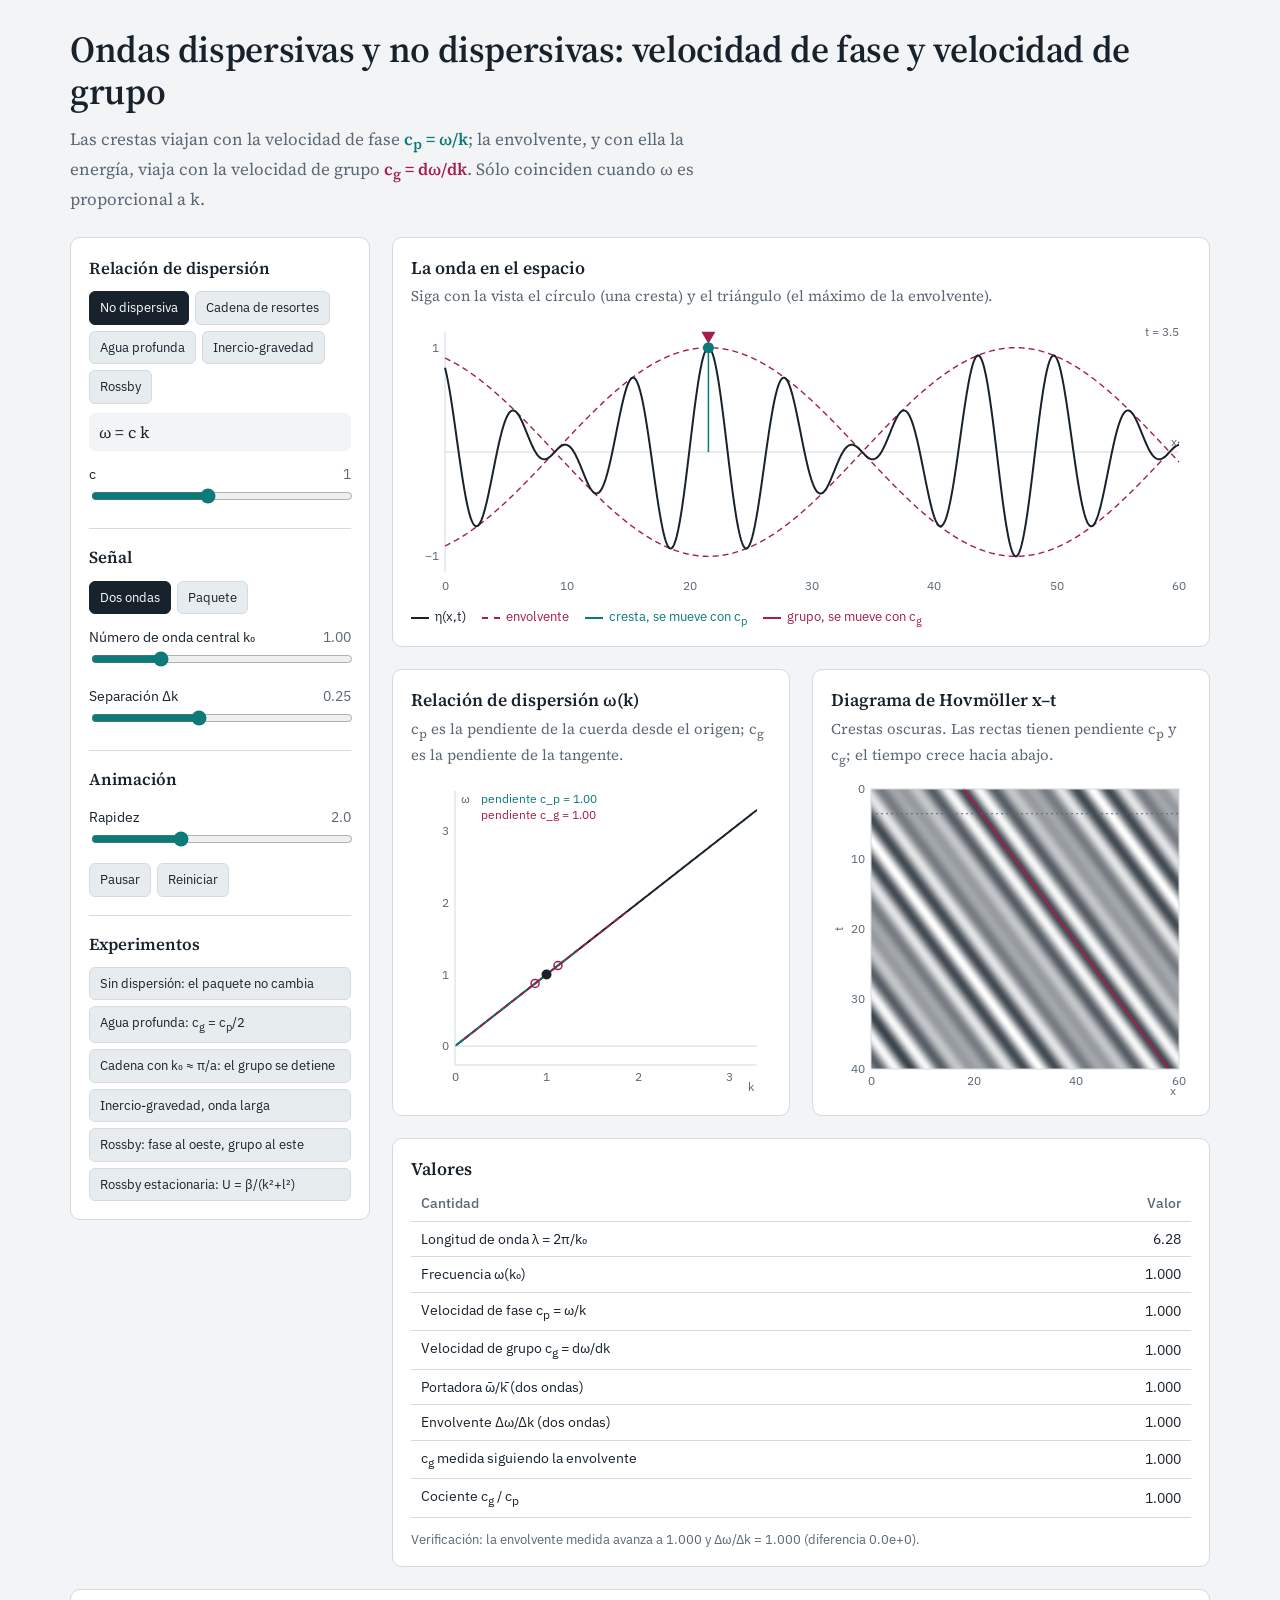
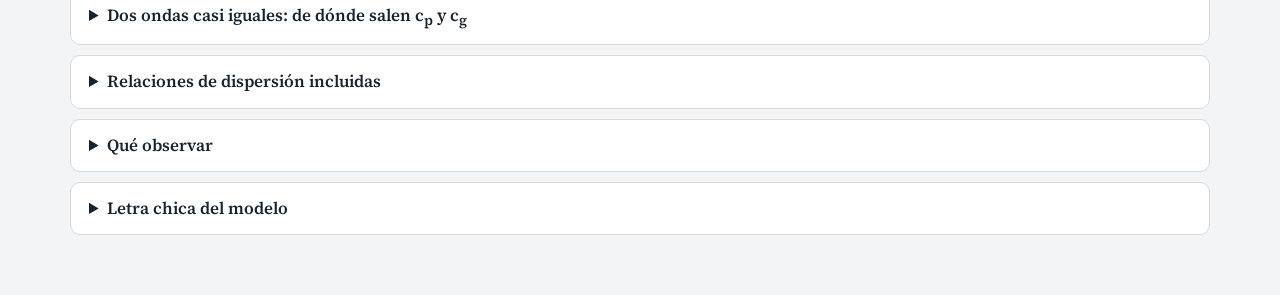
<file: teaching/dispersion_interactivo.html>
<!DOCTYPE html>
<html lang="es">
<head>
<meta charset="utf-8">
<meta name="viewport" content="width=device-width, initial-scale=1, viewport-fit=cover">
<title>Velocidad de fase y velocidad de grupo — Dinámica II</title>
<link rel="preconnect" href="https://fonts.googleapis.com">
<link rel="preconnect" href="https://fonts.gstatic.com" crossorigin>
<link href="https://fonts.googleapis.com/css2?family=IBM+Plex+Sans:wght@400;500;600&family=Source+Serif+4:ital,opsz,wght@0,8..60,400;0,8..60,600;1,8..60,400&display=swap" rel="stylesheet">
<style>
:root{
  --bg:#F2F4F5; --panel:#FFFFFF; --ink:#18222C; --muted:#5A6774; --rule:#D3DAE0;
  --phase:#0B7A78; --group:#A51D4C; --ghost:#9AA6B1; --chip:#E7ECEF;
  --serif:"Source Serif 4", Georgia, "Times New Roman", serif;
  --sans:"IBM Plex Sans", "Segoe UI", system-ui, -apple-system, sans-serif;
  box-sizing:border-box;
  padding-top:env(safe-area-inset-top,0px);
  padding-bottom:env(safe-area-inset-bottom,0px);
}
@media (prefers-color-scheme: dark){
  :root:not([data-theme="light"]){
    --bg:#10161B; --panel:#172027; --ink:#E3E9ED; --muted:#94A2AE; --rule:#2B3841;
    --phase:#3CC7C1; --group:#F07CA6; --ghost:#5C6B77; --chip:#212D35;
  }
}
:root[data-theme="dark"]{
  --bg:#10161B; --panel:#172027; --ink:#E3E9ED; --muted:#94A2AE; --rule:#2B3841;
  --phase:#3CC7C1; --group:#F07CA6; --ghost:#5C6B77; --chip:#212D35;
}
*,*::before,*::after{box-sizing:inherit}
html{scroll-padding-top:env(safe-area-inset-top,0px)}
body{margin:0;background:var(--bg);color:var(--ink);font-family:var(--serif);font-size:17px;line-height:1.6}
.wrap{max-width:1180px;margin:0 auto;padding:28px 20px 60px}
header h1{font-size:clamp(1.6rem,3.2vw,2.3rem);line-height:1.15;margin:0 0 .35em;font-weight:600;letter-spacing:-.01em}
header p{margin:0;max-width:70ch;color:var(--muted)}
.layout{display:grid;grid-template-columns:300px minmax(0,1fr);gap:22px;margin-top:24px}
@media (max-width:860px){.layout{grid-template-columns:1fr}}
aside,.panel{background:var(--panel);border:1px solid var(--rule);border-radius:10px}
aside{padding:18px;font-family:var(--sans);font-size:.88rem;align-self:start}
aside h2{font-family:var(--serif);font-size:1.05rem;margin:0 0 .5em;font-weight:600}
aside section+section{margin-top:18px;padding-top:16px;border-top:1px solid var(--rule)}
.seg{display:flex;flex-wrap:wrap;gap:6px}
.seg button,.chips button,.btns button{font:inherit;font-size:.84rem;border:1px solid var(--rule);background:var(--chip);color:var(--ink);padding:5px 10px;border-radius:6px;cursor:pointer}
.seg button[aria-pressed="true"]{background:var(--ink);color:var(--panel);border-color:var(--ink)}
.seg button:focus-visible,.chips button:focus-visible,.btns button:focus-visible,input:focus-visible,summary:focus-visible{outline:2px solid var(--phase);outline-offset:2px}
.formula{font-family:var(--serif);font-size:1.02rem;margin:.6em 0 0;padding:6px 10px;background:var(--bg);border-radius:6px}
.ctrl{margin-top:12px}
.ctrl label{display:flex;justify-content:space-between;gap:8px}
.ctrl output{font-variant-numeric:tabular-nums;color:var(--muted)}
input[type=range]{width:100%;accent-color:var(--phase)}
.chips{display:flex;flex-direction:column;gap:6px}
.chips button{text-align:left}
.btns{display:flex;gap:6px;margin-top:10px}
main{display:flex;flex-direction:column;gap:22px;min-width:0}
.panel{padding:16px 18px}
.panel h2{font-size:1.1rem;margin:0 0 .2em;font-weight:600}
.panel .sub{margin:0 0 .6em;color:var(--muted);font-size:.93rem}
canvas{display:block;width:100%}
#cWave{height:280px}
.pair{display:grid;grid-template-columns:1fr 1fr;gap:22px}
@media (max-width:1000px){.pair{grid-template-columns:1fr}}
#cDisp,#cHov{height:320px}
.legend{display:flex;flex-wrap:wrap;gap:16px;font-family:var(--sans);font-size:.82rem;color:var(--muted);margin-top:8px}
.legend span::before{content:"";display:inline-block;width:18px;height:0;border-top:2px solid currentColor;vertical-align:middle;margin-right:6px}
.lg-ink{color:var(--ink)} .lg-phase{color:var(--phase)} .lg-group{color:var(--group)}
.lg-dash::before{border-top-style:dashed!important}
.lg-ghost{color:var(--ghost)}
.tablewrap{overflow-x:auto}
table{border-collapse:collapse;width:100%;font-family:var(--sans);font-size:.88rem;font-variant-numeric:tabular-nums}
th,td{padding:6px 10px;border-bottom:1px solid var(--rule);text-align:left}
td.num{text-align:right}
th{font-weight:500;color:var(--muted)}
.note{font-family:var(--sans);font-size:.84rem;color:var(--muted);margin:.8em 0 0}
.note.warn{color:var(--group)}
details{background:var(--panel);border:1px solid var(--rule);border-radius:10px;padding:0 18px}
details+details{margin-top:10px}
summary{cursor:pointer;padding:12px 0;font-weight:600}
details .body{padding-bottom:14px;max-width:78ch}
.eq{display:block;margin:.7em 0;padding:8px 12px;background:var(--bg);border-radius:6px;overflow-x:auto;white-space:nowrap}
.cp{color:var(--phase);font-weight:600} .cg{color:var(--group);font-weight:600}
.docs{margin-top:22px}
</style>
</head>
<body>
<div class="wrap">
<header>
  <h1>Ondas dispersivas y no dispersivas: velocidad de fase y velocidad de grupo</h1>
  <p>Las crestas viajan con la velocidad de fase <span class="cp">c<sub>p</sub> = ω/k</span>; la envolvente, y con ella la energía, viaja con la velocidad de grupo <span class="cg">c<sub>g</sub> = dω/dk</span>. Sólo coinciden cuando ω es proporcional a k.</p>
</header>

<div class="layout">
<aside>
  <section>
    <h2>Relación de dispersión</h2>
    <div class="seg" id="relBtns" role="group" aria-label="Relación de dispersión"></div>
    <div class="formula" id="relFormula"></div>
    <div id="relParams"></div>
  </section>
  <section>
    <h2>Señal</h2>
    <div class="seg" id="modeBtns" role="group" aria-label="Tipo de señal">
      <button data-mode="dos" aria-pressed="true">Dos ondas</button>
      <button data-mode="paquete" aria-pressed="false">Paquete</button>
    </div>
    <div class="ctrl"><label for="k0">Número de onda central k₀ <output id="k0o"></output></label>
      <input type="range" id="k0" min="0.3" max="3.1" step="0.01" value="1"></div>
    <div class="ctrl"><label for="dk"><span id="dkLabel">Separación Δk</span> <output id="dko"></output></label>
      <input type="range" id="dk" min="0.08" max="0.5" step="0.01" value="0.25"></div>
  </section>
  <section>
    <h2>Animación</h2>
    <div class="ctrl"><label for="spd">Rapidez <output id="spdo"></output></label>
      <input type="range" id="spd" min="0.5" max="5" step="0.1" value="2"></div>
    <div class="btns"><button id="play">Pausar</button><button id="reset">Reiniciar</button></div>
  </section>
  <section>
    <h2>Experimentos</h2>
    <div class="chips" id="exps"></div>
  </section>
</aside>

<main>
  <div class="panel">
    <h2>La onda en el espacio</h2>
    <p class="sub">Siga con la vista el círculo (una cresta) y el triángulo (el máximo de la envolvente).</p>
    <canvas id="cWave" aria-label="Animación de la onda"></canvas>
    <div class="legend">
      <span class="lg-ink">η(x,t)</span>
      <span class="lg-group lg-dash">envolvente</span>
      <span class="lg-ghost" id="lgGhost">envolvente inicial</span>
      <span class="lg-phase">cresta, se mueve con c<sub>p</sub></span>
      <span class="lg-group">grupo, se mueve con c<sub>g</sub></span>
    </div>
  </div>

  <div class="pair">
    <div class="panel">
      <h2>Relación de dispersión ω(k)</h2>
      <p class="sub">c<sub>p</sub> es la pendiente de la cuerda desde el origen; c<sub>g</sub> es la pendiente de la tangente.</p>
      <canvas id="cDisp" aria-label="Gráfico de la relación de dispersión"></canvas>
    </div>
    <div class="panel">
      <h2>Diagrama de Hovmöller x–t</h2>
      <p class="sub">Crestas oscuras. Las rectas tienen pendiente c<sub>p</sub> y c<sub>g</sub>; el tiempo crece hacia abajo.</p>
      <canvas id="cHov" aria-label="Diagrama de Hovmöller"></canvas>
    </div>
  </div>

  <div class="panel">
    <h2>Valores</h2>
    <div class="tablewrap"><table id="tbl"></table></div>
    <p class="note" id="msg"></p>
  </div>
</main>
</div>

<div class="docs">
<details>
  <summary>Dos ondas casi iguales: de dónde salen c<sub>p</sub> y c<sub>g</sub></summary>
  <div class="body">
    <p>Sumamos dos ondas de igual amplitud con números de onda k₁ = k̄ − Δk/2 y k₂ = k̄ + Δk/2, cuyas frecuencias las fija la relación de dispersión, ω₁ = ω(k₁) y ω₂ = ω(k₂):</p>
    <span class="eq">η = cos(k₁x − ω₁t) + cos(k₂x − ω₂t) = 2 cos(½Δk·x − ½Δω·t) · cos(k̄x − ω̄t)</span>
    <p>El segundo factor es la <em>portadora</em>: una onda de número de onda k̄ cuyas crestas avanzan con <span class="cp">c<sub>p</sub> = ω̄/k̄</span>. El primero es la <em>envolvente</em>, de longitud de onda 2π/Δk, que avanza con Δω/Δk. Cuando Δk → 0,</p>
    <span class="eq">Δω/Δk → dω/dk = <span class="cg">c<sub>g</sub></span></span>
    <p>La energía de la onda es proporcional al cuadrado de la amplitud, y la amplitud es la envolvente: por eso la energía viaja con c<sub>g</sub> y no con c<sub>p</sub>.</p>
    <p>Si ω = ck, entonces Δω/Δk = ω̄/k̄ = c: portadora y envolvente se mueven juntas y el paquete no cambia de forma. Cualquier otra relación ω(k) hace que cada componente viaje a su propia velocidad; el paquete se <em>dispersa</em>.</p>
  </div>
</details>
<details>
  <summary>Relaciones de dispersión incluidas</summary>
  <div class="body">
    <div class="tablewrap"><table>
      <tr><th>Caso</th><th>ω(k)</th><th>c<sub>p</sub></th><th>c<sub>g</sub></th></tr>
      <tr><td>No dispersiva</td><td>c k</td><td>c</td><td>c</td></tr>
      <tr><td>Cadena de resortes</td><td>ω₀ |sin(ka/2)|</td><td>ω₀ sin(ka/2)/k</td><td>(ω₀a/2) cos(ka/2)</td></tr>
      <tr><td>Gravedad, agua profunda</td><td>√(g k)</td><td>√(g/k)</td><td>c<sub>p</sub>/2</td></tr>
      <tr><td>Inercio-gravedad</td><td>√(f² + c²k²)</td><td>ω/k</td><td>c²k/ω = c²/c<sub>p</sub></td></tr>
      <tr><td>Rossby</td><td>Uk − βk/(k² + l²)</td><td>U − β/(k² + l²)</td><td>U + β(k² − l²)/(k² + l²)²</td></tr>
    </table></div>
    <p>La cadena es la de la clase anterior, con ω₀ = 2√(K/m). Para ka ≪ 1 se recupera ω ≈ (ω₀a/2)k = a√(K/m)·k, es decir c² = Ka²/m, la misma rapidez del límite continuo. La dispersión aparece cuando la longitud de onda se acerca a la separación entre masas.</p>
    <p>Las ondas de inercio-gravedad y de Rossby son las de la Unidad B (Holton, cap. 7). En inercio-gravedad, c<sub>p</sub>·c<sub>g</sub> = c²: las ondas largas tienen crestas rápidas pero transportan energía lentamente. En Rossby, c<sub>g</sub> − c<sub>p</sub> = 2βk²/(k² + l²)² &gt; 0: la energía siempre viaja al este de las crestas.</p>
  </div>
</details>
<details>
  <summary>Qué observar</summary>
  <div class="body">
    <ul>
      <li><strong>No dispersiva:</strong> círculo y triángulo avanzan juntos; en modo paquete, la envolvente inicial y la actual coinciden en todo momento.</li>
      <li><strong>Cadena de resortes:</strong> con k₀ pequeño casi no hay dispersión. Al acercar k₀ a π/a, c<sub>g</sub> → 0: las crestas avanzan pero el paquete queda detenido.</li>
      <li><strong>Agua profunda:</strong> las crestas nacen en la cola del grupo, lo recorren y desaparecen al frente, porque c<sub>p</sub> = 2c<sub>g</sub>.</li>
      <li><strong>Inercio-gravedad:</strong> al bajar k₀ la curva se aplana en ω = f; c<sub>p</sub> crece sin límite mientras c<sub>g</sub> → 0.</li>
      <li><strong>Rossby con U = 0:</strong> crestas hacia el oeste y energía hacia el este. En el Hovmöller las dos rectas tienen pendientes de signo opuesto.</li>
      <li><strong>Rossby estacionaria:</strong> con U = β/(k² + l²) las crestas quedan fijas, pero la energía se propaga aguas abajo. Es la situación de una onda forzada por la topografía.</li>
    </ul>
  </div>
</details>
<details>
  <summary>Letra chica del modelo</summary>
  <div class="body">
    <p>Todas las cantidades están en unidades arbitrarias; el dominio mide L = 60. En modo <em>dos ondas</em> se usan k₀ ± Δk/2 con igual amplitud. En modo <em>paquete</em> la señal es una suma de modos k = 2πn/L con amplitudes gaussianas de ancho Δk alrededor de k₀. El paquete es periódico en L y reaparece por el lado opuesto. En modo dos ondas, en cambio, los marcadores saltan a la cresta o envolvente equivalente cuando salen de la ventana.</p>
    <p>La c<sub>g</sub> medida se obtiene siguiendo numéricamente el máximo de |envolvente| durante la mitad del tiempo del Hovmöller y ajustando una recta. En modo dos ondas debe coincidir con Δω/Δk; en modo paquete, con dω/dk mientras la envolvente mantenga su forma. En Rossby se usa k &gt; 0 siempre y l fijo como número de onda meridional.</p>
  </div>
</details>
</div>
</div>

<script>
(() => {
const L = 60, X0 = 0.3 * L, TH = 40;

const RELS = {
  nodisp: {
    name: 'No dispersiva', formula: 'ω = c k',
    params: [{id:'c', label:'c', min:0.2, max:2, step:0.05, val:1}],
    w: (k,p) => p.c*k
  },
  cadena: {
    name: 'Cadena de resortes', formula: 'ω = ω₀ |sin(ka/2)|,  ω₀ = 2√(K/m)',
    params: [{id:'a', label:'a (separación)', min:0.3, max:1, step:0.01, val:0.8},
             {id:'w0', label:'ω₀', min:0.5, max:3, step:0.05, val:2}],
    w: (k,p) => p.w0*Math.abs(Math.sin(k*p.a/2))
  },
  profunda: {
    name: 'Agua profunda', formula: 'ω = √(g k)',
    params: [{id:'g', label:'g', min:0.3, max:4, step:0.05, val:1}],
    w: (k,p) => Math.sqrt(p.g*k)
  },
  poincare: {
    name: 'Inercio-gravedad', formula: 'ω = √(f² + c²k²)',
    params: [{id:'f', label:'f', min:0, max:2, step:0.05, val:1},
             {id:'c', label:'c = √(gH)', min:0.3, max:2, step:0.05, val:1}],
    w: (k,p) => Math.sqrt(p.f*p.f + p.c*p.c*k*k)
  },
  rossby: {
    name: 'Rossby', formula: 'ω = U k − β k/(k² + l²)',
    params: [{id:'beta', label:'β', min:0, max:1.5, step:0.02, val:1},
             {id:'U', label:'U', min:-0.5, max:1.5, step:0.02, val:0},
             {id:'l', label:'l (meridional)', min:0.2, max:1.5, step:0.05, val:0.5}],
    w: (k,p) => p.U*k - p.beta*k/(k*k + p.l*p.l)
  }
};

const S = {
  rel: 'nodisp', mode: 'dos', k0: 1, dk: 0.25, spd: 2, t: 0, playing: true,
  p: Object.fromEntries(Object.entries(RELS).map(([key,r]) => [key, Object.fromEntries(r.params.map(q => [q.id, q.val]))]))
};

const EXPS = [
  {label:'Sin dispersión: el paquete no cambia', set:{rel:'nodisp', mode:'paquete', k0:1, dk:0.3}},
  {label:'Agua profunda: c_g = c_p/2', set:{rel:'profunda', mode:'paquete', k0:1, dk:0.25, p:{g:1}}},
  {label:'Cadena con k₀ ≈ π/a: el grupo se detiene', set:{rel:'cadena', mode:'paquete', k0:3.05, dk:0.2, p:{a:1, w0:2}}},
  {label:'Inercio-gravedad, onda larga', set:{rel:'poincare', mode:'dos', k0:0.4, dk:0.2, p:{f:1, c:1}}},
  {label:'Rossby: fase al oeste, grupo al este', set:{rel:'rossby', mode:'paquete', k0:1.2, dk:0.25, p:{beta:1, U:0, l:0.5}}},
  {label:'Rossby estacionaria: U = β/(k²+l²)', set:{rel:'rossby', mode:'paquete', k0:1, dk:0.25, p:{beta:1, U:0.8, l:0.5}}}
];

const $ = id => document.getElementById(id);
const css = n => getComputedStyle(document.documentElement).getPropertyValue(n).trim();
const W = k => RELS[S.rel].w(k, S.p[S.rel]);
const dWdk = k => { const h = 1e-5; return (W(k+h) - W(k-h)) / (2*h); };
const fmt = (v,d=3) => (Math.abs(v) < 5e-4 ? 0 : v).toFixed(d);

/* ---------- modes of the signal ---------- */
function buildModes(){
  const out = [];
  if (S.mode === 'dos') {
    for (const k of [S.k0 - S.dk/2, S.k0 + S.dk/2]) out.push({k, w:W(k), A:0.5});
    return out;
  }
  const d = 2*Math.PI/L, n0 = Math.round(S.k0/d), M = Math.ceil(4*S.dk/d);
  let sum = 0;
  for (let n = n0 - M; n <= n0 + M; n++) {
    const k = n*d; if (k <= 0) continue;
    const A = Math.exp(-((k - S.k0)**2) / (2*S.dk*S.dk));
    out.push({k, w:W(k), A}); sum += A;
  }
  out.forEach(m => m.A /= sum);
  return out;
}
function Z(ms, x, t){
  let re = 0, im = 0;
  for (const m of ms) { const th = m.k*(x - X0) - m.w*t; re += m.A*Math.cos(th); im += m.A*Math.sin(th); }
  return [re, im];
}
function speeds(ms){
  const cpTheo = W(S.k0)/S.k0, cg = dWdk(S.k0);
  let cp = cpTheo, cgMark = cg, cgTwo = null;
  if (S.mode === 'dos') {
    cgTwo = (ms[1].w - ms[0].w) / (ms[1].k - ms[0].k);
    cp = 0.5*(ms[0].w + ms[1].w) / S.k0;
    cgMark = cgTwo;
  }
  return {cp, cpTheo, cg, cgTwo, cgMark};
}
/* periods used to wrap markers into the window */
function periods(){
  if (S.mode === 'paquete') return {Pc:L, Pg:L};
  const lam = 2*Math.PI/S.k0, Lam = 2*Math.PI/S.dk;
  return {Pc: lam*Math.ceil(L/lam), Pg: Lam*Math.ceil(L/Lam)};
}
function wrap(x, P){ const r = ((x % P) + P) % P; return r <= L ? r : null; }

/* follow the envelope maximum to measure c_g */
function measureCg(ms){
  const N = 200, T = TH/2, dt = T/N, h = 0.02, M = 45;
  const env = (x,t) => { const [a,b] = Z(ms,x,t); return a*a + b*b; };
  let x = X0; const xs = [], ts = [];
  for (let i = 0; i <= N; i++) {
    const t = i*dt; let best = x, bv = -1;
    for (let j = -M; j <= M; j++) { const xx = x + j*h, v = env(xx,t); if (v > bv) { bv = v; best = xx; } }
    const a = env(best-h,t), c = env(best+h,t), den = a - 2*bv + c;
    x = den < 0 ? best + 0.5*h*(a - c)/den : best;
    xs.push(x); ts.push(t);
  }
  const n = xs.length, mt = ts.reduce((s,v)=>s+v,0)/n, mx = xs.reduce((s,v)=>s+v,0)/n;
  let num = 0, den = 0;
  for (let i = 0; i < n; i++) { num += (ts[i]-mt)*(xs[i]-mx); den += (ts[i]-mt)**2; }
  return num/den;
}

/* ---------- canvases ---------- */
function prep(cv){
  const r = cv.getBoundingClientRect(), dpr = window.devicePixelRatio || 1;
  const w = Math.max(10, Math.round(r.width)), h = Math.max(10, Math.round(r.height));
  if (cv.width !== w*dpr || cv.height !== h*dpr) { cv.width = w*dpr; cv.height = h*dpr; }
  const ctx = cv.getContext('2d'); ctx.setTransform(dpr,0,0,dpr,0,0); ctx.clearRect(0,0,w,h);
  return {ctx, w, h};
}
const FONT = '12px "IBM Plex Sans", system-ui, sans-serif';

let MS = [], SP = null, HOV = null, CGM = null;

function drawWave(){
  const {ctx, w, h} = prep($('cWave'));
  const ink = css('--ink'), ph = css('--phase'), gr = css('--group'), gh = css('--ghost'), rule = css('--rule'), muted = css('--muted');
  const pad = {l:34, r:12, t:14, b:26};
  const X = x => pad.l + (x/L)*(w - pad.l - pad.r);
  const Y = y => pad.t + (1 - (y + 1.15)/2.3)*(h - pad.t - pad.b);
  ctx.font = FONT; ctx.fillStyle = muted; ctx.strokeStyle = rule; ctx.lineWidth = 1;
  ctx.beginPath(); ctx.moveTo(pad.l, Y(0)); ctx.lineTo(w - pad.r, Y(0)); ctx.stroke();
  ctx.beginPath(); ctx.moveTo(pad.l, pad.t); ctx.lineTo(pad.l, h - pad.b); ctx.stroke();
  ctx.textAlign = 'center';
  for (let x = 0; x <= L; x += 10) ctx.fillText(x, X(x), h - 8);
  ctx.textAlign = 'right'; ctx.fillText('1', pad.l - 6, Y(1) + 4); ctx.fillText('−1', pad.l - 6, Y(-1) + 4);

  const N = Math.min(900, Math.round(w*1.5)), t = S.t;
  const re = new Float64Array(N+1), en = new Float64Array(N+1), en0 = new Float64Array(N+1);
  for (let i = 0; i <= N; i++) {
    const x = L*i/N, [a,b] = Z(MS, x, t); re[i] = a; en[i] = Math.hypot(a,b);
    if (S.mode === 'paquete') { const [c,d] = Z(MS, x, 0); en0[i] = Math.hypot(c,d); }
  }
  const line = (arr, sign, color, width, dash) => {
    ctx.strokeStyle = color; ctx.lineWidth = width; ctx.setLineDash(dash);
    ctx.beginPath();
    for (let i = 0; i <= N; i++) { const px = X(L*i/N), py = Y(sign*arr[i]); i ? ctx.lineTo(px,py) : ctx.moveTo(px,py); }
    ctx.stroke(); ctx.setLineDash([]);
  };
  if (S.mode === 'paquete') { line(en0, 1, gh, 1.2, []); line(en0, -1, gh, 1.2, []); }
  line(en, 1, gr, 1.4, [6,4]); line(en, -1, gr, 1.4, [6,4]);
  line(re, 1, ink, 2, []);

  const {Pc, Pg} = periods();
  const xg = wrap(X0 + SP.cgMark*t, Pg);
  if (xg !== null) {
    const [a,b] = Z(MS, xg, t), e = Math.hypot(a,b);
    ctx.fillStyle = gr; ctx.beginPath();
    ctx.moveTo(X(xg), Y(e) - 4); ctx.lineTo(X(xg) - 7, Y(e) - 16); ctx.lineTo(X(xg) + 7, Y(e) - 16); ctx.closePath(); ctx.fill();
  }
  const xc = wrap(X0 + SP.cp*t, Pc);
  if (xc !== null) {
    const [a] = Z(MS, xc, t);
    ctx.strokeStyle = ph; ctx.lineWidth = 1.5; ctx.beginPath(); ctx.moveTo(X(xc), Y(0)); ctx.lineTo(X(xc), Y(a)); ctx.stroke();
    ctx.fillStyle = ph; ctx.beginPath(); ctx.arc(X(xc), Y(a), 5.5, 0, 2*Math.PI); ctx.fill();
  }
  ctx.fillStyle = muted; ctx.textAlign = 'right'; ctx.fillText('t = ' + t.toFixed(1), w - pad.r, pad.t + 4);
  ctx.textAlign = 'left'; ctx.fillText('x', w - pad.r - 8, Y(0) - 6);
}

function drawDisp(){
  const {ctx, w, h} = prep($('cDisp'));
  const ink = css('--ink'), ph = css('--phase'), gr = css('--group'), rule = css('--rule'), muted = css('--muted');
  const pad = {l:44, r:14, t:14, b:32}, kmax = 3.3, N = 300;
  const ks = [], ws = [];
  for (let i = 1; i <= N; i++) { const k = kmax*i/N; ks.push(k); ws.push(W(k)); }
  let wmin = Math.min(0, ...ws), wmax = Math.max(0, ...ws); const sp = (wmax - wmin) || 1;
  wmin -= 0.08*sp; wmax += 0.08*sp;
  const X = k => pad.l + (k/kmax)*(w - pad.l - pad.r);
  const Y = v => pad.t + (1 - (v - wmin)/(wmax - wmin))*(h - pad.t - pad.b);
  ctx.save(); ctx.beginPath(); ctx.rect(pad.l, pad.t, w - pad.l - pad.r, h - pad.t - pad.b); ctx.clip();
  ctx.strokeStyle = rule; ctx.lineWidth = 1;
  ctx.beginPath(); ctx.moveTo(pad.l, Y(0)); ctx.lineTo(w - pad.r, Y(0)); ctx.stroke();
  if (S.rel === 'cadena') {
    const kz = Math.PI/S.p.cadena.a;
    if (kz < kmax) { ctx.setLineDash([3,4]); ctx.beginPath(); ctx.moveTo(X(kz), pad.t); ctx.lineTo(X(kz), h - pad.b); ctx.stroke(); ctx.setLineDash([]);
      ctx.fillStyle = muted; ctx.font = FONT; ctx.fillText('π/a', X(kz) + 4, pad.t + 12); }
  }
  ctx.strokeStyle = ink; ctx.lineWidth = 2; ctx.beginPath();
  ks.forEach((k,i) => i ? ctx.lineTo(X(k), Y(ws[i])) : ctx.moveTo(X(k), Y(ws[i]))); ctx.stroke();
  const k0 = S.k0, w0 = W(k0), cp = w0/k0, cg = dWdk(k0);
  ctx.strokeStyle = ph; ctx.lineWidth = 1.6; ctx.beginPath(); ctx.moveTo(X(0), Y(0)); ctx.lineTo(X(1.35*k0), Y(1.35*w0)); ctx.stroke();
  ctx.strokeStyle = gr; ctx.lineWidth = 1.6; ctx.setLineDash([6,4]); ctx.beginPath();
  ctx.moveTo(X(k0 - 0.9), Y(w0 - 0.9*cg)); ctx.lineTo(X(k0 + 0.9), Y(w0 + 0.9*cg)); ctx.stroke(); ctx.setLineDash([]);
  if (S.mode === 'dos') {
    ctx.strokeStyle = gr; ctx.lineWidth = 1.5;
    for (const m of MS) { ctx.beginPath(); ctx.arc(X(m.k), Y(m.w), 4, 0, 2*Math.PI); ctx.stroke(); }
  }
  ctx.fillStyle = ink; ctx.beginPath(); ctx.arc(X(k0), Y(w0), 5, 0, 2*Math.PI); ctx.fill();
  ctx.restore();
  ctx.strokeStyle = rule; ctx.lineWidth = 1; ctx.beginPath(); ctx.moveTo(pad.l, pad.t); ctx.lineTo(pad.l, h - pad.b); ctx.lineTo(w - pad.r, h - pad.b); ctx.stroke();
  ctx.fillStyle = muted; ctx.font = FONT; ctx.textAlign = 'center';
  for (let k = 0; k <= 3; k++) ctx.fillText(k, X(k), h - pad.b + 16);
  ctx.fillText('k', w - pad.r - 6, h - 6);
  ctx.textAlign = 'right';
  const step = niceStep(wmax - wmin);
  for (let v = Math.ceil(wmin/step)*step; v <= wmax; v += step) ctx.fillText(fmt(v, step < 1 ? 1 : 0), pad.l - 6, Y(v) + 4);
  ctx.textAlign = 'left'; ctx.fillText('ω', pad.l + 6, pad.t + 12);
  ctx.fillStyle = ph; ctx.fillText('pendiente c_p = ' + fmt(cp,2), pad.l + 26, pad.t + 12);
  ctx.fillStyle = gr; ctx.fillText('pendiente c_g = ' + fmt(cg,2), pad.l + 26, pad.t + 28);
}
function niceStep(r){ const raw = r/5, p = 10**Math.floor(Math.log10(raw)), m = raw/p; return (m < 1.5 ? 1 : m < 3.5 ? 2 : m < 7.5 ? 5 : 10)*p; }

function computeHov(){
  const NX = 240, NT = 160, data = new Float32Array(NX*NT);
  for (let j = 0; j < NT; j++) { const t = TH*j/(NT-1);
    for (let i = 0; i < NX; i++) data[j*NX + i] = Z(MS, L*(i+0.5)/NX, t)[0]; }
  const off = document.createElement('canvas'); off.width = NX; off.height = NT;
  const octx = off.getContext('2d'), img = octx.createImageData(NX, NT);
  const hex = s => { const m = s.replace('#',''); return [0,2,4].map(i => parseInt(m.substr(i,2),16)); };
  const cl = hex(css('--panel')), cd = hex(css('--ink'));
  for (let q = 0; q < NX*NT; q++) {
    const a = Math.max(0, Math.min(1, 0.5 + 0.5*data[q]));
    for (let c = 0; c < 3; c++) img.data[4*q + c] = cl[c] + (cd[c] - cl[c])*a*0.85;
    img.data[4*q + 3] = 255;
  }
  octx.putImageData(img, 0, 0);
  HOV = off;
}
function drawHov(){
  const {ctx, w, h} = prep($('cHov'));
  const ph = css('--phase'), gr = css('--group'), rule = css('--rule'), muted = css('--muted');
  const pad = {l:40, r:12, t:10, b:30};
  const X = x => pad.l + (x/L)*(w - pad.l - pad.r);
  const Y = t => pad.t + (t/TH)*(h - pad.t - pad.b);
  ctx.imageSmoothingEnabled = true;
  if (HOV) ctx.drawImage(HOV, pad.l, pad.t, w - pad.l - pad.r, h - pad.t - pad.b);
  const {Pc, Pg} = periods();
  const path = (c, P, color) => {
    ctx.strokeStyle = color; ctx.lineWidth = 2.2; ctx.beginPath(); let prev = null;
    for (let i = 0; i <= 400; i++) {
      const t = TH*i/400, x = wrap(X0 + c*t, P);
      if (x === null || (prev !== null && Math.abs(x - prev) > L/2)) { prev = x; if (x !== null) ctx.moveTo(X(x), Y(t)); continue; }
      prev === null ? ctx.moveTo(X(x), Y(t)) : ctx.lineTo(X(x), Y(t)); prev = x;
    }
    ctx.stroke();
  };
  path(SP.cp, Pc, ph); path(SP.cgMark, Pg, gr);
  ctx.strokeStyle = muted; ctx.setLineDash([2,3]); ctx.lineWidth = 1;
  ctx.beginPath(); ctx.moveTo(pad.l, Y(S.t)); ctx.lineTo(w - pad.r, Y(S.t)); ctx.stroke(); ctx.setLineDash([]);
  ctx.strokeStyle = rule; ctx.strokeRect(pad.l, pad.t, w - pad.l - pad.r, h - pad.t - pad.b);
  ctx.fillStyle = muted; ctx.font = FONT; ctx.textAlign = 'center';
  for (let x = 0; x <= L; x += 20) ctx.fillText(x, X(x), h - pad.b + 16);
  ctx.fillText('x', w - pad.r - 6, h - 4);
  ctx.textAlign = 'right';
  for (let t = 0; t <= TH; t += 10) ctx.fillText(t, pad.l - 6, Y(t) + 4);
  ctx.save(); ctx.translate(12, pad.t + (h - pad.t - pad.b)/2); ctx.rotate(-Math.PI/2); ctx.textAlign = 'center'; ctx.fillText('t', 0, 0); ctx.restore();
}

function updateTable(){
  const lam = 2*Math.PI/S.k0, rows = [
    ['Longitud de onda λ = 2π/k₀', fmt(lam,2)],
    ['Frecuencia ω(k₀)', fmt(W(S.k0))],
    ['Velocidad de fase c_p = ω/k', fmt(SP.cpTheo)],
    ['Velocidad de grupo c_g = dω/dk', fmt(SP.cg)]
  ];
  if (S.mode === 'dos') {
    rows.push(['Portadora ω̄/k̄ (dos ondas)', fmt(SP.cp)]);
    rows.push(['Envolvente Δω/Δk (dos ondas)', fmt(SP.cgTwo)]);
  }
  rows.push(['c_g medida siguiendo la envolvente', fmt(CGM)]);
  rows.push(['Cociente c_g / c_p', Math.abs(SP.cpTheo) < 1e-6 ? '∞ (crestas fijas)' : fmt(SP.cg/SP.cpTheo)]);
  $('tbl').innerHTML = '<tr><th>Cantidad</th><th style="text-align:right">Valor</th></tr>' +
    rows.map(r => `<tr><td>${r[0].replace(/c_p/g,'c<sub>p</sub>').replace(/c_g/g,'c<sub>g</sub>')}</td><td class="num">${r[1]}</td></tr>`).join('');
  const ref = S.mode === 'dos' ? SP.cgTwo : SP.cg, err = Math.abs(CGM - ref), rel = err / Math.max(0.05, Math.abs(ref));
  const msg = $('msg'); msg.classList.remove('warn');
  if (S.mode === 'dos') msg.textContent = `Verificación: la envolvente medida avanza a ${fmt(CGM)} y Δω/Δk = ${fmt(ref)} (diferencia ${err.toExponential(1)}).`;
  else if (rel < 0.05) msg.textContent = `Verificación: la envolvente medida avanza a ${fmt(CGM)}, frente a dω/dk = ${fmt(ref)} (diferencia ${(100*rel).toFixed(1)} %).`;
  else { msg.classList.add('warn'); msg.textContent = `La envolvente medida avanza a ${fmt(CGM)} y dω/dk = ${fmt(ref)}: el paquete se deforma tanto que su máximo no sigue a c_g. Reduzca Δk para un paquete más ancho en x.`; }
}

/* ---------- UI ---------- */
function buildRelButtons(){
  $('relBtns').innerHTML = Object.entries(RELS).map(([k,r]) => `<button data-rel="${k}" aria-pressed="${k===S.rel}">${r.name}</button>`).join('');
  $('relBtns').querySelectorAll('button').forEach(b => b.onclick = () => { S.rel = b.dataset.rel; syncUI(); recompute(); });
}
function buildParams(){
  const r = RELS[S.rel];
  $('relFormula').textContent = r.formula;
  $('relParams').innerHTML = r.params.map(q => `<div class="ctrl"><label for="p_${q.id}">${q.label} <output id="p_${q.id}o">${S.p[S.rel][q.id]}</output></label>
    <input type="range" id="p_${q.id}" min="${q.min}" max="${q.max}" step="${q.step}" value="${S.p[S.rel][q.id]}"></div>`).join('');
  r.params.forEach(q => { const el = $('p_'+q.id); el.oninput = () => { S.p[S.rel][q.id] = +el.value; $('p_'+q.id+'o').textContent = (+el.value).toFixed(2); recompute(); }; });
}
function syncUI(){
  $('relBtns').querySelectorAll('button').forEach(b => b.setAttribute('aria-pressed', b.dataset.rel === S.rel));
  $('modeBtns').querySelectorAll('button').forEach(b => b.setAttribute('aria-pressed', b.dataset.mode === S.mode));
  buildParams();
  $('k0').value = S.k0; $('dk').value = S.dk; $('spd').value = S.spd;
  $('k0o').textContent = S.k0.toFixed(2); $('dko').textContent = S.dk.toFixed(2); $('spdo').textContent = S.spd.toFixed(1);
  $('dkLabel').textContent = S.mode === 'dos' ? 'Separación Δk' : 'Ancho espectral Δk';
  $('lgGhost').style.display = S.mode === 'paquete' ? '' : 'none';
}
function recompute(){
  MS = buildModes(); SP = speeds(MS); CGM = measureCg(MS);
  computeHov(); updateTable(); drawDisp(); drawWave(); drawHov();
}

$('modeBtns').querySelectorAll('button').forEach(b => b.onclick = () => { S.mode = b.dataset.mode; syncUI(); recompute(); });
$('k0').oninput = e => { S.k0 = +e.target.value; $('k0o').textContent = S.k0.toFixed(2); recompute(); };
$('dk').oninput = e => { S.dk = +e.target.value; $('dko').textContent = S.dk.toFixed(2); recompute(); };
$('spd').oninput = e => { S.spd = +e.target.value; $('spdo').textContent = S.spd.toFixed(1); };
$('play').onclick = () => { S.playing = !S.playing; $('play').textContent = S.playing ? 'Pausar' : 'Reanudar'; };
$('reset').onclick = () => { S.t = 0; drawWave(); drawHov(); };
$('exps').innerHTML = EXPS.map((e,i) => `<button data-i="${i}">${e.label.replace('c_g','c<sub>g</sub>').replace('c_p','c<sub>p</sub>')}</button>`).join('');
$('exps').querySelectorAll('button').forEach(b => b.onclick = () => {
  const e = EXPS[+b.dataset.i].set;
  S.rel = e.rel; S.mode = e.mode; S.k0 = e.k0; S.dk = e.dk; if (e.p) Object.assign(S.p[e.rel], e.p);
  S.t = 0; syncUI(); recompute();
});

let last = null;
function frame(ts){
  if (last !== null && S.playing) { S.t += S.spd * Math.min(0.1, (ts - last)/1000); if (S.t > TH) S.t -= TH; }
  last = ts;
  if (S.playing) { drawWave(); drawHov(); }
  requestAnimationFrame(frame);
}
const reduce = window.matchMedia('(prefers-reduced-motion: reduce)');
if (reduce.matches) { S.playing = false; $('play').textContent = 'Reanudar'; }

buildRelButtons(); syncUI(); recompute();
window.addEventListener('resize', () => { drawDisp(); drawWave(); drawHov(); });
window.matchMedia('(prefers-color-scheme: dark)').addEventListener('change', () => { computeHov(); drawDisp(); drawWave(); drawHov(); });
requestAnimationFrame(frame);
})();
</script>
</body>
</html>
</file>
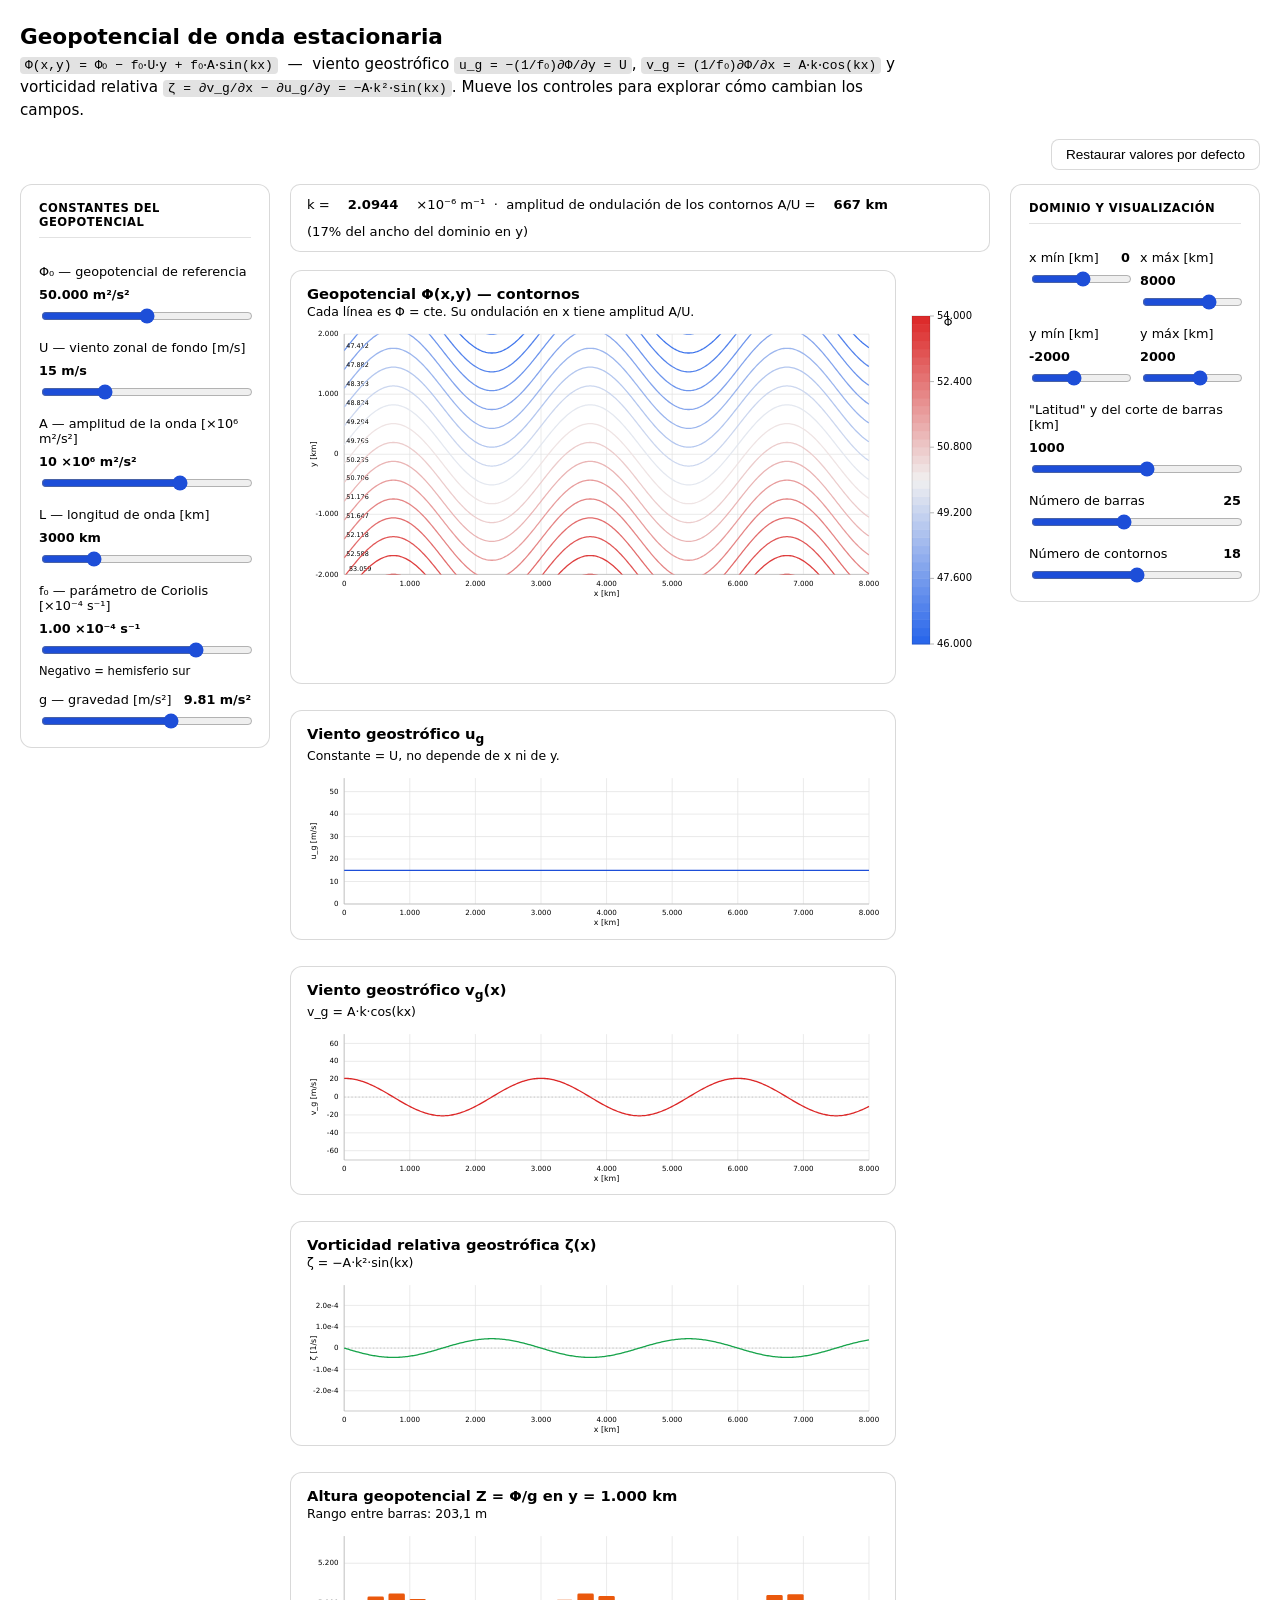
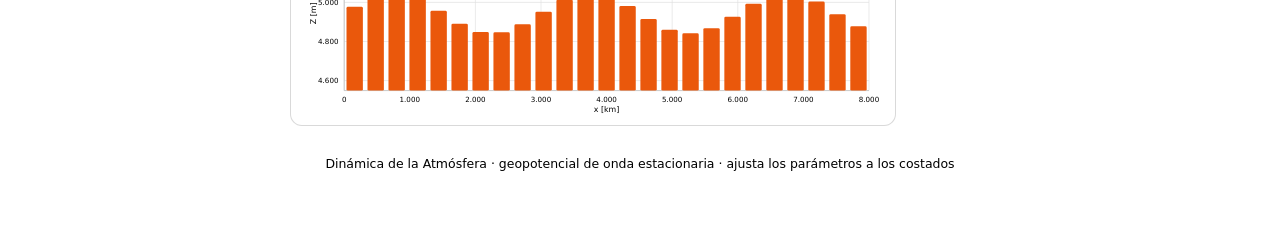
<file: teaching/geopotencial_interactivo.html>
<!DOCTYPE html>
<html lang="es">
<head>
<meta charset="UTF-8">
<meta name="viewport" content="width=device-width, initial-scale=1.0">
<title>Geopotencial de onda estacionaria — interactivo</title>
<style>
  .viz-root {
    color-scheme: light;
    --surface-1:      #ffffff; /* recuadros: blanco */
    --page-plane:     #f2f2f2; /* fondo de página: gris claro */
    --text-primary:   #000000;
    --text-secondary: #000000;
    --text-muted:     #000000;
    --gridline:       #e2e2e2;
    --baseline:       #b5b5b5;
    --border:         rgba(0,0,0,0.15);
    --series-1: #1d4ed8; /* u_g    - azul   */
    --series-2: #dc2626; /* v_g    - rojo   */
    --series-3: #16a34a; /* zeta   - verde  */
    --series-7: #ea580c; /* barras - naranjo */
    --div-low:  #2563eb; /* contornos: bajo Φ  (azul) */
    --div-mid:  #f0f0f0; /* contornos: medio Φ (gris claro) */
    --div-high: #dc2626; /* contornos: alto Φ  (rojo) */
  }
  /* Tema forzado siempre claro: recuadros blancos/gris claro y texto negro,
     independiente de las preferencias de color del sistema. */

  * { box-sizing: border-box; }
  html, body {
    margin: 0; padding: 0;
    background: var(--page-plane);
    font-family: system-ui, -apple-system, "Segoe UI", sans-serif;
    color: var(--text-primary);
  }
  .viz-root { max-width: 1440px; margin: 0 auto; padding: 24px 20px 60px; }

  h1 { font-size: 1.35rem; margin: 0 0 4px; }
  .subtitle { color: var(--text-secondary); font-size: 0.95rem; margin: 0 0 18px; line-height: 1.5; max-width: 900px; }
  .subtitle code { background: var(--gridline); padding: 1px 5px; border-radius: 4px; font-size: 0.85em; }

  .toolbar { display:flex; justify-content: flex-end; align-items:center; margin-bottom: 14px; flex-wrap: wrap; gap: 10px;}
  button.reset-btn {
    border: 1px solid var(--border); background: var(--surface-1); color: var(--text-primary);
    padding: 7px 14px; border-radius: 8px; font-size: 0.85rem; cursor: pointer;
  }
  button.reset-btn:hover { background: var(--gridline); }

  .layout-grid {
    display: grid;
    grid-template-columns: 250px minmax(0, 1fr) 250px;
    gap: 20px;
    align-items: start;
  }
  .side-panel {
    background: var(--surface-1);
    border: 1px solid var(--border);
    border-radius: 12px;
    padding: 16px 18px;
    position: sticky;
    top: 16px;
    display: flex;
    flex-direction: column;
    gap: 16px;
  }
  .side-panel .group h2 {
    font-size: 0.72rem; text-transform: uppercase; letter-spacing: 0.04em;
    color: var(--text-secondary); margin: 0 0 12px;
    padding-bottom: 8px; border-bottom: 1px solid var(--gridline);
  }
  .side-panel .group { display: flex; flex-direction: column; gap: 14px; }

  .center-col { min-width: 0; }

  .ctrl { display: flex; flex-direction: column; gap: 4px; }
  .ctrl label {
    font-size: 0.8rem; color: var(--text-secondary);
    display: flex; justify-content: space-between; gap: 8px; flex-wrap: wrap;
  }
  .ctrl label .val { color: var(--text-primary); font-variant-numeric: tabular-nums; font-weight: 600; }
  .ctrl input[type="range"] {
    width: 100%; accent-color: var(--series-1); cursor: pointer;
  }
  .ctrl .hint { font-size: 0.72rem; color: var(--text-muted); }
  .range-pair { display: flex; gap: 10px; }
  .range-pair .ctrl { flex: 1; }

  .info-strip {
    display: flex; flex-wrap: wrap; gap: 12px 18px;
    font-size: 0.82rem; color: var(--text-secondary);
    margin-bottom: 18px; padding: 12px 16px;
    background: var(--surface-1); border: 1px solid var(--border); border-radius: 10px;
  }
  .info-strip b { color: var(--text-primary); font-variant-numeric: tabular-nums; }
  .warn { color: #d03b3b; font-weight: 600; }

  .charts-grid {
    display: grid;
    grid-template-columns: 1fr 84px;
    column-gap: 10px;
    row-gap: 26px;
  }

  @media (max-width: 1050px) {
    .layout-grid { grid-template-columns: 1fr; }
    .side-panel { position: static; }
  }
  .chart-card {
    background: var(--surface-1); border: 1px solid var(--border); border-radius: 12px;
    padding: 14px 16px 10px; grid-column: 1;
  }
  .chart-card.contour-card { grid-column: 1; }
  .colorbar-card {
    grid-column: 2; display: flex; align-items: stretch; justify-content: center;
    padding-top: 40px; padding-bottom: 34px;
  }
  .chart-title { font-size: 0.92rem; font-weight: 600; margin: 0 0 2px; }
  .chart-note { font-size: 0.78rem; color: var(--text-muted); margin: 0 0 8px; }
  svg { display: block; width: 100%; height: auto; }
  .axis-line { stroke: var(--baseline); stroke-width: 1; }
  .grid-line { stroke: var(--gridline); stroke-width: 1; }
  .tick-label { fill: var(--text-muted); font-size: 10px; }
  .axis-label { fill: var(--text-secondary); font-size: 11px; }
  .contour-path { fill: none; stroke-width: 1.8; }
  .contour-label { font-size: 9px; fill: var(--text-secondary); }
  .zero-line { stroke: var(--baseline); stroke-width: 1; stroke-dasharray: 2 3; }
  .bar-rect { fill: var(--series-7); }
  .cb-tick-label { fill: var(--text-muted); font-size: 10px; }

  footer { text-align:center; color: var(--text-muted); font-size: 0.78rem; margin-top: 30px; }
</style>
</head>
<body>
<div class="viz-root">

  <h1>Geopotencial de onda estacionaria</h1>
  <p class="subtitle">
    <code>&Phi;(x,y) = &Phi;&#8320; &minus; f&#8320;&sdot;U&sdot;y + f&#8320;&sdot;A&sdot;sin(kx)</code>
    &nbsp;&mdash;&nbsp; viento geostrófico
    <code>u_g = &minus;(1/f&#8320;)&part;&Phi;/&part;y = U</code>,
    <code>v_g = (1/f&#8320;)&part;&Phi;/&part;x = A&sdot;k&sdot;cos(kx)</code>
    y vorticidad relativa <code>&zeta; = &part;v_g/&part;x &minus; &part;u_g/&part;y = &minus;A&sdot;k&sup2;&sdot;sin(kx)</code>.
    Mueve los controles para explorar cómo cambian los campos.
  </p>

  <div class="toolbar">
    <button class="reset-btn" id="resetBtn">Restaurar valores por defecto</button>
  </div>

  <div class="layout-grid">

    <!-- ===== Panel izquierdo: constantes del geopotencial ===== -->
    <aside class="side-panel">
      <div class="group">
        <h2>Constantes del geopotencial</h2>

        <div class="ctrl">
          <label>&Phi;&#8320; &mdash; geopotencial de referencia <span class="val" id="v_phi0"></span></label>
          <input type="range" id="phi0" min="0" max="100000" step="1000">
        </div>

        <div class="ctrl">
          <label>U &mdash; viento zonal de fondo [m/s] <span class="val" id="v_U"></span></label>
          <input type="range" id="U" min="1" max="50" step="0.5">
        </div>

        <div class="ctrl">
          <label>A &mdash; amplitud de la onda [&times;10&#8310; m&sup2;/s&sup2;] <span class="val" id="v_A"></span></label>
          <input type="range" id="A" min="0" max="15" step="0.25">
        </div>

        <div class="ctrl">
          <label>L &mdash; longitud de onda [km] <span class="val" id="v_L"></span></label>
          <input type="range" id="L" min="1500" max="8000" step="100">
        </div>

        <div class="ctrl">
          <label>f&#8320; &mdash; parámetro de Coriolis [&times;10&#8315;&#8308; s&#8315;&sup1;] <span class="val" id="v_f0"></span></label>
          <input type="range" id="f0" min="-2.0" max="2.0" step="0.05">
          <span class="hint">Negativo = hemisferio sur</span>
        </div>

        <div class="ctrl">
          <label>g &mdash; gravedad [m/s&sup2;] <span class="val" id="v_g"></span></label>
          <input type="range" id="g" min="9.5" max="10.0" step="0.01">
        </div>
      </div>
    </aside>

    <!-- ===== Columna central: gráficos ===== -->
    <main class="center-col">
      <div class="info-strip" id="infoStrip"></div>

      <div class="charts-grid" id="chartsGrid">
        <!-- 1) Geopotencial: contornos -->
        <div class="chart-card contour-card">
          <p class="chart-title">Geopotencial &Phi;(x,y) — contornos</p>
          <p class="chart-note">Cada línea es Φ = cte. Su ondulación en x tiene amplitud A/U.</p>
          <svg id="svgContour" viewBox="0 0 800 380"></svg>
        </div>
        <div class="colorbar-card">
          <svg id="svgColorbar" viewBox="0 0 84 340"></svg>
        </div>

        <!-- 2) u_g -->
        <div class="chart-card">
          <p class="chart-title">Viento geostrófico u<sub>g</sub></p>
          <p class="chart-note">Constante = U, no depende de x ni de y.</p>
          <svg id="svgU" viewBox="0 0 800 220"></svg>
        </div>

        <!-- 3) v_g -->
        <div class="chart-card">
          <p class="chart-title">Viento geostrófico v<sub>g</sub>(x)</p>
          <p class="chart-note">v_g = A·k·cos(kx)</p>
          <svg id="svgV" viewBox="0 0 800 220"></svg>
        </div>

        <!-- 4) vorticidad -->
        <div class="chart-card">
          <p class="chart-title">Vorticidad relativa geostrófica &zeta;(x)</p>
          <p class="chart-note">&zeta; = &minus;A·k²·sin(kx)</p>
          <svg id="svgZeta" viewBox="0 0 800 220"></svg>
        </div>

        <!-- 5) barras Z -->
        <div class="chart-card">
          <p class="chart-title" id="barTitle">Altura geopotencial Z = Φ/g</p>
          <p class="chart-note" id="barNote"></p>
          <svg id="svgBar" viewBox="0 0 800 260"></svg>
        </div>
      </div>

      <footer>Dinámica de la Atmósfera · geopotencial de onda estacionaria · ajusta los parámetros a los costados</footer>
    </main>

    <!-- ===== Panel derecho: dominio y muestreo ===== -->
    <aside class="side-panel">
      <div class="group">
        <h2>Dominio y visualización</h2>

        <div class="range-pair">
          <div class="ctrl">
            <label>x mín [km] <span class="val" id="v_xmin"></span></label>
            <input type="range" id="xmin" min="-20000" max="19000" step="500">
          </div>
          <div class="ctrl">
            <label>x máx [km] <span class="val" id="v_xmax"></span></label>
            <input type="range" id="xmax" min="-19000" max="20000" step="500">
          </div>
        </div>

        <div class="range-pair">
          <div class="ctrl">
            <label>y mín [km] <span class="val" id="v_ymin"></span></label>
            <input type="range" id="ymin" min="-10000" max="9500" step="250">
          </div>
          <div class="ctrl">
            <label>y máx [km] <span class="val" id="v_ymax"></span></label>
            <input type="range" id="ymax" min="-9500" max="10000" step="250">
          </div>
        </div>

        <div class="ctrl">
          <label>"Latitud" y del corte de barras [km] <span class="val" id="v_ybar"></span></label>
          <input type="range" id="ybar" min="-10000" max="10000" step="100">
        </div>

        <div class="ctrl">
          <label>Número de barras <span class="val" id="v_nbars"></span></label>
          <input type="range" id="nbars" min="6" max="50" step="1">
        </div>

        <div class="ctrl">
          <label>Número de contornos <span class="val" id="v_nlevels"></span></label>
          <input type="range" id="nlevels" min="6" max="30" step="1">
        </div>
      </div>
    </aside>

  </div>
</div>

<script>
(function () {
  "use strict";

  // ---------- default parameters (mismos que la version de referencia) ----------
  const DEFAULTS = {
    phi0: 50000, U: 15, A: 10,      // A en unidades de 1e6 m^2/s^2 -> real A = A*1e6
    L: 3000, f0: 1.0,               // f0 en unidades de 1e-4 -> real f0 = f0*1e-4
    g: 9.81,
    xmin: 0, xmax: 8000,
    ymin: -2000, ymax: 2000,
    ybar: 1000, nbars: 25, nlevels: 18
  };

  // ---------- ejes fijos para los 4 gráficos de línea/barras -----------------
  // Se calculan una sola vez, a partir de los rangos máximos de los sliders
  // fisicos (A, L->k, U, f0, g), para que SOLO las curvas/barras cambien de
  // forma al mover los parámetros — el eje y ya no se reescala en cada cambio.
  const A_MAX = 15e6, L_MIN = 1500e3, U_MAX = 50, F0_MAX = 2e-4, G_MIN = 9.5;
  const K_MAX = 2 * Math.PI / L_MIN;
  const AXIS_U = [0, Math.ceil(U_MAX * 1.1)];
  const VG_WORST = A_MAX * K_MAX;
  const AXIS_VG = [-VG_WORST * 1.12, VG_WORST * 1.12];
  const ZETA_WORST = A_MAX * K_MAX * K_MAX;
  const AXIS_ZETA = [-ZETA_WORST * 1.12, ZETA_WORST * 1.12];
  const Z_OSC_WORST = (F0_MAX * A_MAX) / G_MIN;      // amplitud maxima de Z respecto a su media
  const Z_SPAN = 2 * Z_OSC_WORST * 1.25;              // alto total fijo del eje (m), centrado en la media

  const ids = ["phi0","U","A","L","f0","g","xmin","xmax","ymin","ymax","ybar","nbars","nlevels"];
  const els = {};
  ids.forEach(id => els[id] = document.getElementById(id));

  function loadDefaults() {
    ids.forEach(id => els[id].value = DEFAULTS[id]);
  }
  loadDefaults();

  // ---------- palette: diverging blue -> gray -> red for the contour levels ----------
  function isDark() {
    return window.matchMedia && window.matchMedia("(prefers-color-scheme: dark)").matches;
  }
  function cssVar(name) {
    return getComputedStyle(document.querySelector(".viz-root")).getPropertyValue(name).trim();
  }
  function hexToRgb(hex) {
    hex = hex.replace("#", "");
    if (hex.length === 3) hex = hex.split("").map(c => c + c).join("");
    const n = parseInt(hex, 16);
    return [(n >> 16) & 255, (n >> 8) & 255, n & 255];
  }
  function rgbToHex([r, g, b]) {
    return "#" + [r, g, b].map(v => Math.round(Math.max(0, Math.min(255, v))).toString(16).padStart(2, "0")).join("");
  }
  function lerpRgb(c0, c1, t) {
    return [c0[0] + (c1[0] - c0[0]) * t, c0[1] + (c1[1] - c0[1]) * t, c0[2] + (c1[2] - c0[2]) * t];
  }
  function seqColor(t) { // t in [0,1]: 0 = bajo Φ (azul), 0.5 = medio (gris), 1 = alto Φ (rojo)
    const low = hexToRgb(cssVar("--div-low"));
    const mid = hexToRgb(cssVar("--div-mid"));
    const high = hexToRgb(cssVar("--div-high"));
    if (t <= 0.5) return rgbToHex(lerpRgb(low, mid, t / 0.5));
    return rgbToHex(lerpRgb(mid, high, (t - 0.5) / 0.5));
  }

  // ---------- small SVG helpers ----------
  const SVGNS = "http://www.w3.org/2000/svg";
  function svgEl(tag, attrs) {
    const el = document.createElementNS(SVGNS, tag);
    for (const k in attrs) el.setAttribute(k, attrs[k]);
    return el;
  }
  function clearSvg(svg) { while (svg.firstChild) svg.removeChild(svg.firstChild); }

  function linScale(domain, range) {
    const [d0, d1] = domain, [r0, r1] = range;
    const m = (r1 - r0) / (d1 - d0 || 1e-30);
    return v => r0 + (v - d0) * m;
  }

  function niceTicks(min, max, count) {
    if (max <= min) max = min + 1;
    const span = max - min;
    const step0 = span / count;
    const mag = Math.pow(10, Math.floor(Math.log10(step0)));
    const norm = step0 / mag;
    let step;
    if (norm < 1.5) step = 1 * mag;
    else if (norm < 3) step = 2 * mag;
    else if (norm < 7) step = 5 * mag;
    else step = 10 * mag;
    const start = Math.ceil(min / step) * step;
    const ticks = [];
    for (let v = start; v <= max + 1e-9; v += step) ticks.push(Math.round(v * 1e6) / 1e6);
    return ticks;
  }

  function fmt(v) {
    if (v === 0) return "0";
    const av = Math.abs(v);
    if (av >= 1000) return v.toLocaleString("es-CL", {maximumFractionDigits: 0});
    if (av >= 1) return v.toLocaleString("es-CL", {maximumFractionDigits: 1});
    if (av < 1e-3) return v.toExponential(1).replace("e", "e");
    return v.toPrecision(2);
  }

  // Draws a standard cartesian frame (axes, gridlines, ticks) into an svg with viewBox WxH.
  // Returns {xScale, yScale, plot:{x0,x1,y0,y1}}
  function drawFrame(svg, W, H, xDomain, yDomain, xLabel, yLabel, margins) {
    clearSvg(svg);
    svg.setAttribute("viewBox", `0 0 ${W} ${H}`);
    const m = margins || {top: 10, right: 14, bottom: 34, left: 52};
    const x0 = m.left, x1 = W - m.right, y0 = m.top, y1 = H - m.bottom;
    const xScale = linScale(xDomain, [x0, x1]);
    const yScale = linScale(yDomain, [y1, y0]); // invert y

    const gGrid = svgEl("g", {});
    svg.appendChild(gGrid);

    const xt = niceTicks(xDomain[0], xDomain[1], 7);
    const yt = niceTicks(yDomain[0], yDomain[1], 5);

    xt.forEach(t => {
      const px = xScale(t);
      gGrid.appendChild(svgEl("line", {x1: px, x2: px, y1: y0, y2: y1, class: "grid-line"}));
      const lbl = svgEl("text", {x: px, y: y1 + 16, class: "tick-label", "text-anchor": "middle"});
      lbl.textContent = fmt(t);
      svg.appendChild(lbl);
    });
    yt.forEach(t => {
      const py = yScale(t);
      gGrid.appendChild(svgEl("line", {x1: x0, x2: x1, y1: py, y2: py, class: "grid-line"}));
      const lbl = svgEl("text", {x: x0 - 8, y: py + 3, class: "tick-label", "text-anchor": "end"});
      lbl.textContent = fmt(t);
      svg.appendChild(lbl);
    });

    svg.appendChild(svgEl("line", {x1: x0, x2: x1, y1: y1, y2: y1, class: "axis-line"}));
    svg.appendChild(svgEl("line", {x1: x0, x2: x0, y1: y0, y2: y1, class: "axis-line"}));

    if (xLabel) {
      const t = svgEl("text", {x: (x0 + x1) / 2, y: H - 4, class: "axis-label", "text-anchor": "middle"});
      t.textContent = xLabel;
      svg.appendChild(t);
    }
    if (yLabel) {
      const t = svgEl("text", {x: 12, y: (y0 + y1) / 2, class: "axis-label", "text-anchor": "middle",
                                transform: `rotate(-90, 12, ${(y0 + y1) / 2})`});
      t.textContent = yLabel;
      svg.appendChild(t);
    }

    return {xScale, yScale, plot: {x0, x1, y0, y1}};
  }

  function pathFromPoints(xScale, yScale, xs, ys) {
    let d = "";
    for (let i = 0; i < xs.length; i++) {
      const px = xScale(xs[i]), py = yScale(ys[i]);
      d += (i === 0 ? "M" : "L") + px.toFixed(2) + "," + py.toFixed(2) + " ";
    }
    return d.trim();
  }

  // ---------- read params ----------
  function readParams() {
    const p = {};
    ids.forEach(id => p[id] = parseFloat(els[id].value));
    // keep xmin<xmax, ymin<ymax with a minimum gap
    if (p.xmax <= p.xmin) p.xmax = p.xmin + 500;
    if (p.ymax <= p.ymin) p.ymax = p.ymin + 250;
    p.ybar = Math.min(Math.max(p.ybar, p.ymin), p.ymax);
    return p;
  }

  function updateLabels(p) {
    document.getElementById("v_phi0").textContent = fmt(p.phi0) + " m²/s²";
    document.getElementById("v_U").textContent = p.U + " m/s";
    document.getElementById("v_A").textContent = p.A + " ×10⁶ m²/s²";
    document.getElementById("v_L").textContent = p.L + " km";
    document.getElementById("v_f0").textContent = p.f0.toFixed(2) + " ×10⁻⁴ s⁻¹";
    document.getElementById("v_g").textContent = p.g.toFixed(2) + " m/s²";
    document.getElementById("v_xmin").textContent = p.xmin;
    document.getElementById("v_xmax").textContent = p.xmax;
    document.getElementById("v_ymin").textContent = p.ymin;
    document.getElementById("v_ymax").textContent = p.ymax;
    document.getElementById("v_ybar").textContent = p.ybar;
    document.getElementById("v_nbars").textContent = p.nbars;
    document.getElementById("v_nlevels").textContent = p.nlevels;
  }

  // ---------- physics ----------
  function computeDerived(p) {
    const A = p.A * 1e6;         // m^2/s^2
    // f0 puede ser negativo (hemisferio sur); se evita el valor exacto 0
    // porque aparece dividiendo en el cálculo de los contornos.
    let f0raw = p.f0;
    if (Math.abs(f0raw) < 0.05) f0raw = f0raw < 0 ? -0.05 : 0.05;
    const f0 = f0raw * 1e-4;     // 1/s
    const L = p.L * 1000;        // m
    const k = 2 * Math.PI / L;   // 1/m
    const U = p.U;
    const g = p.g;
    const phi0 = p.phi0;
    return {A, f0, k, U, g, phi0};
  }

  function render() {
    const p = readParams();
    updateLabels(p);
    const d = computeDerived(p);
    const {A, f0, k, U, g, phi0} = d;

    const N = 400;
    const xs_km = [];
    for (let i = 0; i <= N; i++) xs_km.push(p.xmin + (p.xmax - p.xmin) * i / N);
    const xs_m = xs_km.map(v => v * 1000);

    // ---- derived field curves (depend only on x) ----
    const v_g = xs_m.map(xm => A * k * Math.cos(k * xm));
    const zeta = xs_m.map(xm => -A * k * k * Math.sin(k * xm));

    // ---- info strip ----
    const waveAmp_km = (A / U) / 1000; // amplitude of contour undulation, in km
    const yDomainSpan_km = p.ymax - p.ymin;
    const ratioPct = (waveAmp_km / yDomainSpan_km) * 100;
    const info = document.getElementById("infoStrip");
    info.innerHTML =
      `k = <b>${(k * 1e6).toFixed(4)}</b> ×10⁻⁶ m⁻¹ &nbsp;·&nbsp; ` +
      `amplitud de ondulación de los contornos A/U = <b>${waveAmp_km.toFixed(0)} km</b> ` +
      `(${ratioPct.toFixed(0)}% del ancho del dominio en y)` +
      (ratioPct < 5 ? ` <span class="warn">— muy chica, sube A o baja U para verla</span>` : "");

    // ================= 1) Contour plot =================
    const svgC = document.getElementById("svgContour");
    const Wc = 800, Hc = 380;
    const frameC = drawFrame(svgC, Wc, Hc, [p.xmin, p.xmax], [p.ymin, p.ymax], "x [km]", "y [km]");

    // Phi range over the domain, sampled at x extremes and y extremes
    let phiMin = Infinity, phiMax = -Infinity;
    xs_m.forEach(xm => {
      const osc = f0 * A * Math.sin(k * xm);
      const v1 = phi0 - f0 * U * (p.ymin * 1000) + osc;
      const v2 = phi0 - f0 * U * (p.ymax * 1000) + osc;
      phiMin = Math.min(phiMin, v1, v2);
      phiMax = Math.max(phiMax, v1, v2);
    });
    if (phiMax <= phiMin) phiMax = phiMin + 1;

    // clip path so wavy lines don't spill outside the axes box
    const clipId = "clipContour";
    let defs = svgC.querySelector("defs");
    if (!defs) { defs = svgEl("defs", {}); svgC.insertBefore(defs, svgC.firstChild); }
    defs.innerHTML = "";
    const clipRect = svgEl("clipPath", {id: clipId});
    clipRect.appendChild(svgEl("rect", {
      x: frameC.plot.x0, y: frameC.plot.y0,
      width: frameC.plot.x1 - frameC.plot.x0, height: frameC.plot.y1 - frameC.plot.y0
    }));
    defs.appendChild(clipRect);

    const gLines = svgEl("g", {"clip-path": `url(#${clipId})`});
    svgC.appendChild(gLines);

    const nLevels = p.nlevels;
    let lastLabelPy = -1e9;
    for (let li = 0; li < nLevels; li++) {
      const t = nLevels === 1 ? 0.5 : li / (nLevels - 1);
      const C = phiMin + t * (phiMax - phiMin);
      const ys_km = xs_m.map(xm => {
        const yM = (phi0 - C + f0 * A * Math.sin(k * xm)) / (f0 * U);
        return yM / 1000;
      });
      const dPath = pathFromPoints(frameC.xScale, frameC.yScale, xs_km, ys_km);
      gLines.appendChild(svgEl("path", {d: dPath, class: "contour-path", stroke: seqColor(t)}));

      // label: place at the x where the curve is closest to the top of the visible window,
      // fallback to leftmost visible point
      let labelIdx = -1;
      for (let i = 0; i < ys_km.length; i++) {
        if (ys_km[i] >= p.ymin && ys_km[i] <= p.ymax) { labelIdx = i; break; }
      }
      if (labelIdx >= 0) {
        const px = frameC.xScale(xs_km[labelIdx]);
        const py = frameC.yScale(ys_km[labelIdx]);
        if (Math.abs(py - lastLabelPy) < 13) continue;
        lastLabelPy = py;
        const txt = svgEl("text", {x: px + 3, y: py - 3, class: "contour-label"});
        txt.textContent = fmt(C);
        gLines.appendChild(txt);
      }
    }

    // ================= colorbar =================
    const svgCb = document.getElementById("svgColorbar");
    clearSvg(svgCb);
    const Wcb = 84, Hcb = 340;
    svgCb.setAttribute("viewBox", `0 0 ${Wcb} ${Hcb}`);
    const barTop = 6, barBottom = Hcb - 6, barW = 18, barX = 6;
    const nSw = 40;
    for (let i = 0; i < nSw; i++) {
      const t0 = i / nSw, t1 = (i + 1) / nSw;
      const yTop = barTop + (1 - t1) * (barBottom - barTop);
      const yBot = barTop + (1 - t0) * (barBottom - barTop);
      svgCb.appendChild(svgEl("rect", {
        x: barX, y: yTop, width: barW, height: (yBot - yTop) + 0.5,
        fill: seqColor((t0 + t1) / 2)
      }));
    }
    svgCb.appendChild(svgEl("rect", {x: barX, y: barTop, width: barW, height: barBottom - barTop,
                                      fill: "none", stroke: "var(--border)"}));
    const cbTicks = 5;
    for (let i = 0; i <= cbTicks; i++) {
      const t = i / cbTicks;
      const val = phiMin + t * (phiMax - phiMin);
      const py = barTop + (1 - t) * (barBottom - barTop);
      svgCb.appendChild(svgEl("line", {x1: barX + barW, x2: barX + barW + 4, y1: py, y2: py, class: "axis-line"}));
      const lbl = svgEl("text", {x: barX + barW + 7, y: py + 3, class: "cb-tick-label"});
      lbl.textContent = fmt(val);
      svgCb.appendChild(lbl);
    }
    const cbTitle = svgEl("text", {x: Wcb / 2, y: 16, class: "axis-label", "text-anchor": "middle"});
    cbTitle.textContent = "Φ";
    svgCb.insertBefore(cbTitle, svgCb.firstChild);

    // ================= 2) u_g =================
    // Eje y FIJO: cubre todo el rango posible de U (slider), así que al
    // mover U solo cambia la altura de la línea, nunca la escala del eje.
    const svgU = document.getElementById("svgU");
    const frameU = drawFrame(svgU, 800, 220, [p.xmin, p.xmax], AXIS_U, "x [km]", "u_g [m/s]");
    const uLine = pathFromPoints(frameU.xScale, frameU.yScale, [p.xmin, p.xmax], [U, U]);
    svgU.appendChild(svgEl("path", {d: uLine, class: "contour-path", stroke: "var(--series-1)"}));

    // ================= 3) v_g ================= (eje y fijo, ver AXIS_VG)
    const svgV = document.getElementById("svgV");
    const frameV = drawFrame(svgV, 800, 220, [p.xmin, p.xmax], AXIS_VG, "x [km]", "v_g [m/s]");
    svgV.appendChild(svgEl("line", {x1: frameV.plot.x0, x2: frameV.plot.x1,
                                     y1: frameV.yScale(0), y2: frameV.yScale(0), class: "zero-line"}));
    svgV.appendChild(svgEl("path", {d: pathFromPoints(frameV.xScale, frameV.yScale, xs_km, v_g),
                                     class: "contour-path", stroke: "var(--series-2)"}));

    // ================= 4) zeta ================= (eje y fijo, ver AXIS_ZETA)
    const svgZ = document.getElementById("svgZeta");
    const frameZ = drawFrame(svgZ, 800, 220, [p.xmin, p.xmax], AXIS_ZETA, "x [km]", "ζ [1/s]");
    svgZ.appendChild(svgEl("line", {x1: frameZ.plot.x0, x2: frameZ.plot.x1,
                                     y1: frameZ.yScale(0), y2: frameZ.yScale(0), class: "zero-line"}));
    svgZ.appendChild(svgEl("path", {d: pathFromPoints(frameZ.xScale, frameZ.yScale, xs_km, zeta),
                                     class: "contour-path", stroke: "var(--series-3)"}));

    // ================= 5) bar chart (altura geopotencial en y = ybar) =================
    // Eje y de ALTURA FIJA (Z_SPAN, la misma escala siempre) pero centrado
    // en el promedio actual de Z, para no perder las barras cuando cambian
    // Φ0 o la latitud del corte (esos solo desplazan el nivel de base).
    const nb = Math.round(p.nbars);
    const xb_km = [];
    for (let i = 0; i < nb; i++) xb_km.push(p.xmin + (p.xmax - p.xmin) * (i + 0.5) / nb);
    const Zb = xb_km.map(xkm => {
      const xm = xkm * 1000, ym = p.ybar * 1000;
      const phi = phi0 - f0 * U * ym + f0 * A * Math.sin(k * xm);
      return phi / g;
    });
    const zMinB = Math.min(...Zb), zMaxB = Math.max(...Zb);
    const range = zMaxB - zMinB;
    const zMean = (zMinB + zMaxB) / 2;
    const svgB = document.getElementById("svgBar");
    const frameB = drawFrame(svgB, 800, 260, [p.xmin, p.xmax],
                              [zMean - Z_SPAN / 2, zMean + Z_SPAN / 2], "x [km]", "Z [m]");
    const barWidthPx = Math.max(2, (frameB.plot.x1 - frameB.plot.x0) / nb * 0.78);
    const yBase = frameB.yScale(zMean - Z_SPAN / 2);
    xb_km.forEach((xkm, i) => {
      const px = frameB.xScale(xkm);
      const py = frameB.yScale(Zb[i]);
      svgB.appendChild(svgEl("rect", {
        x: px - barWidthPx / 2, y: py, width: barWidthPx, height: Math.max(0, yBase - py),
        class: "bar-rect", rx: 2
      }));
    });
    document.getElementById("barTitle").textContent =
      `Altura geopotencial Z = Φ/g en y = ${fmt(p.ybar)} km`;
    document.getElementById("barNote").textContent =
      `Rango entre barras: ${fmt(range)} m` + (range < 5 ? " — muy chico, sube A para que se note" : "");
  }

  ids.forEach(id => els[id].addEventListener("input", render));
  document.getElementById("resetBtn").addEventListener("click", () => { loadDefaults(); render(); });

  render();
})();
</script>
</body>
</html>
</file>
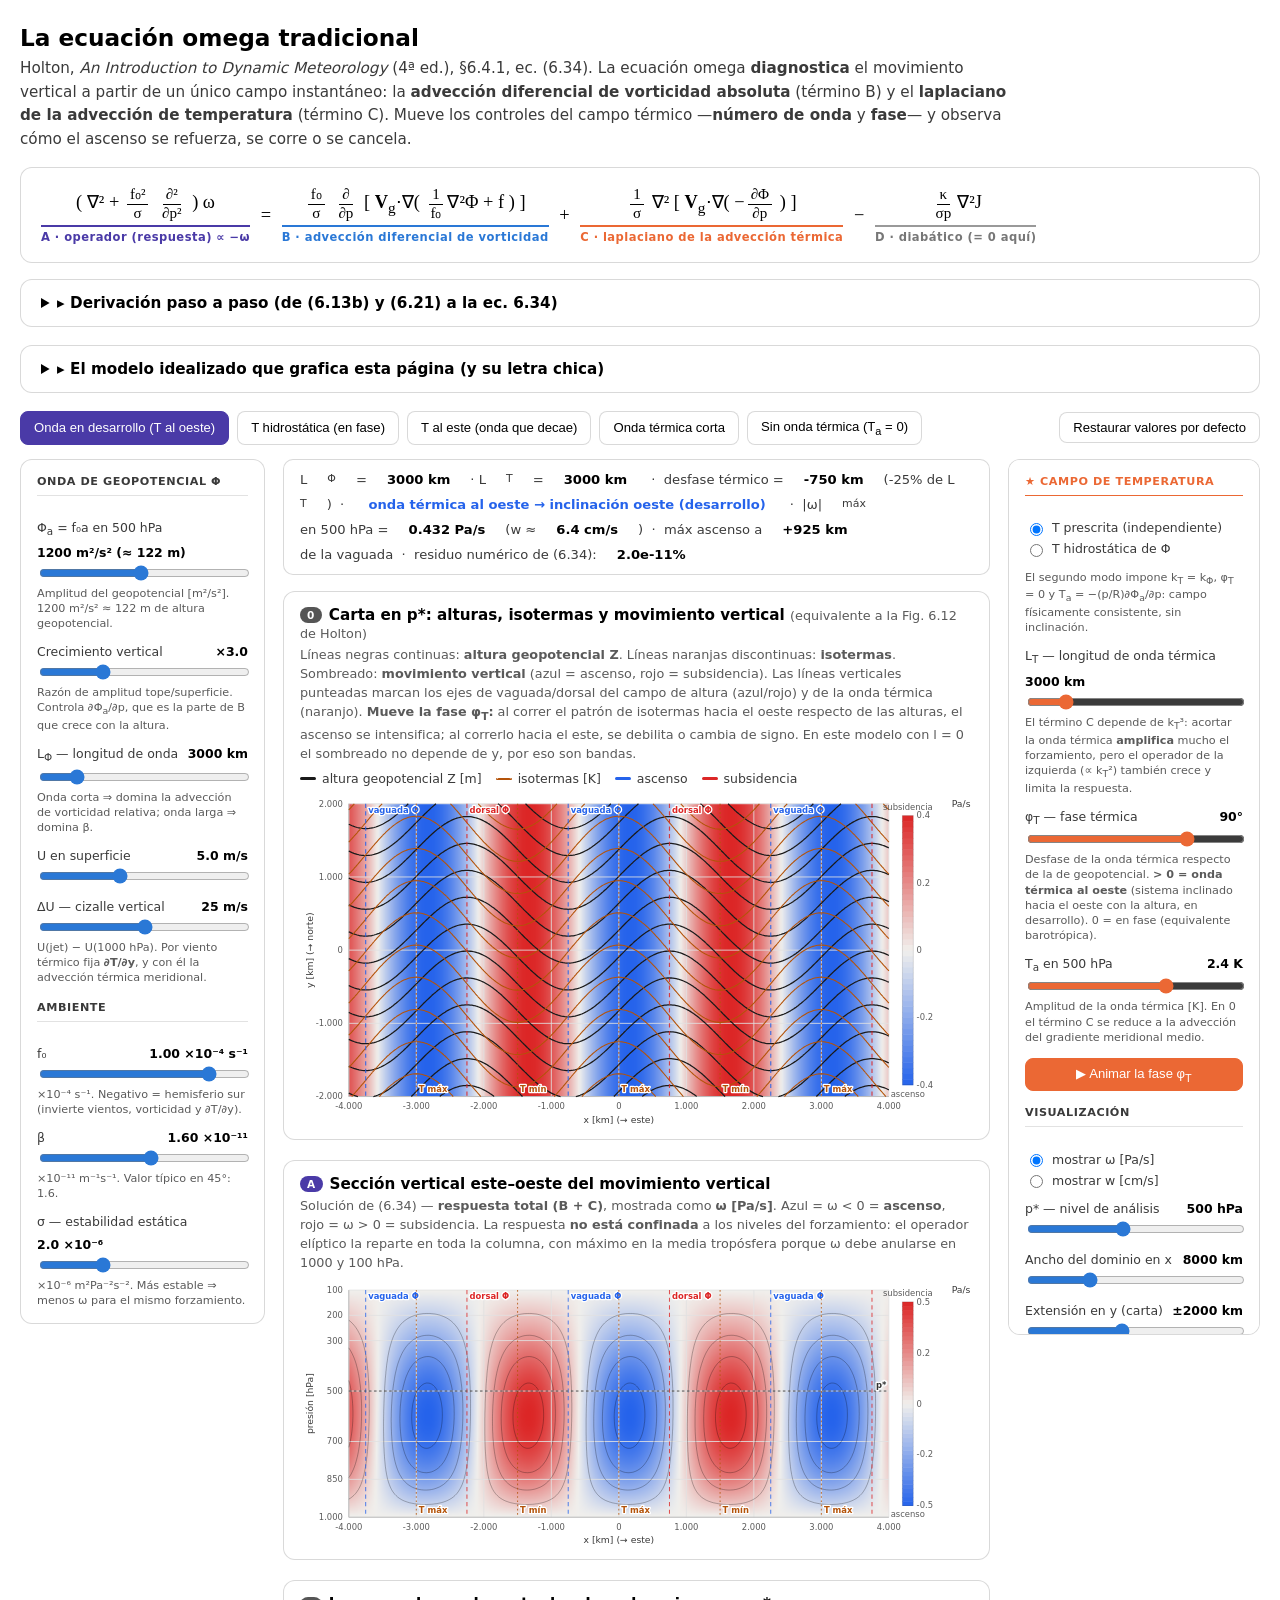
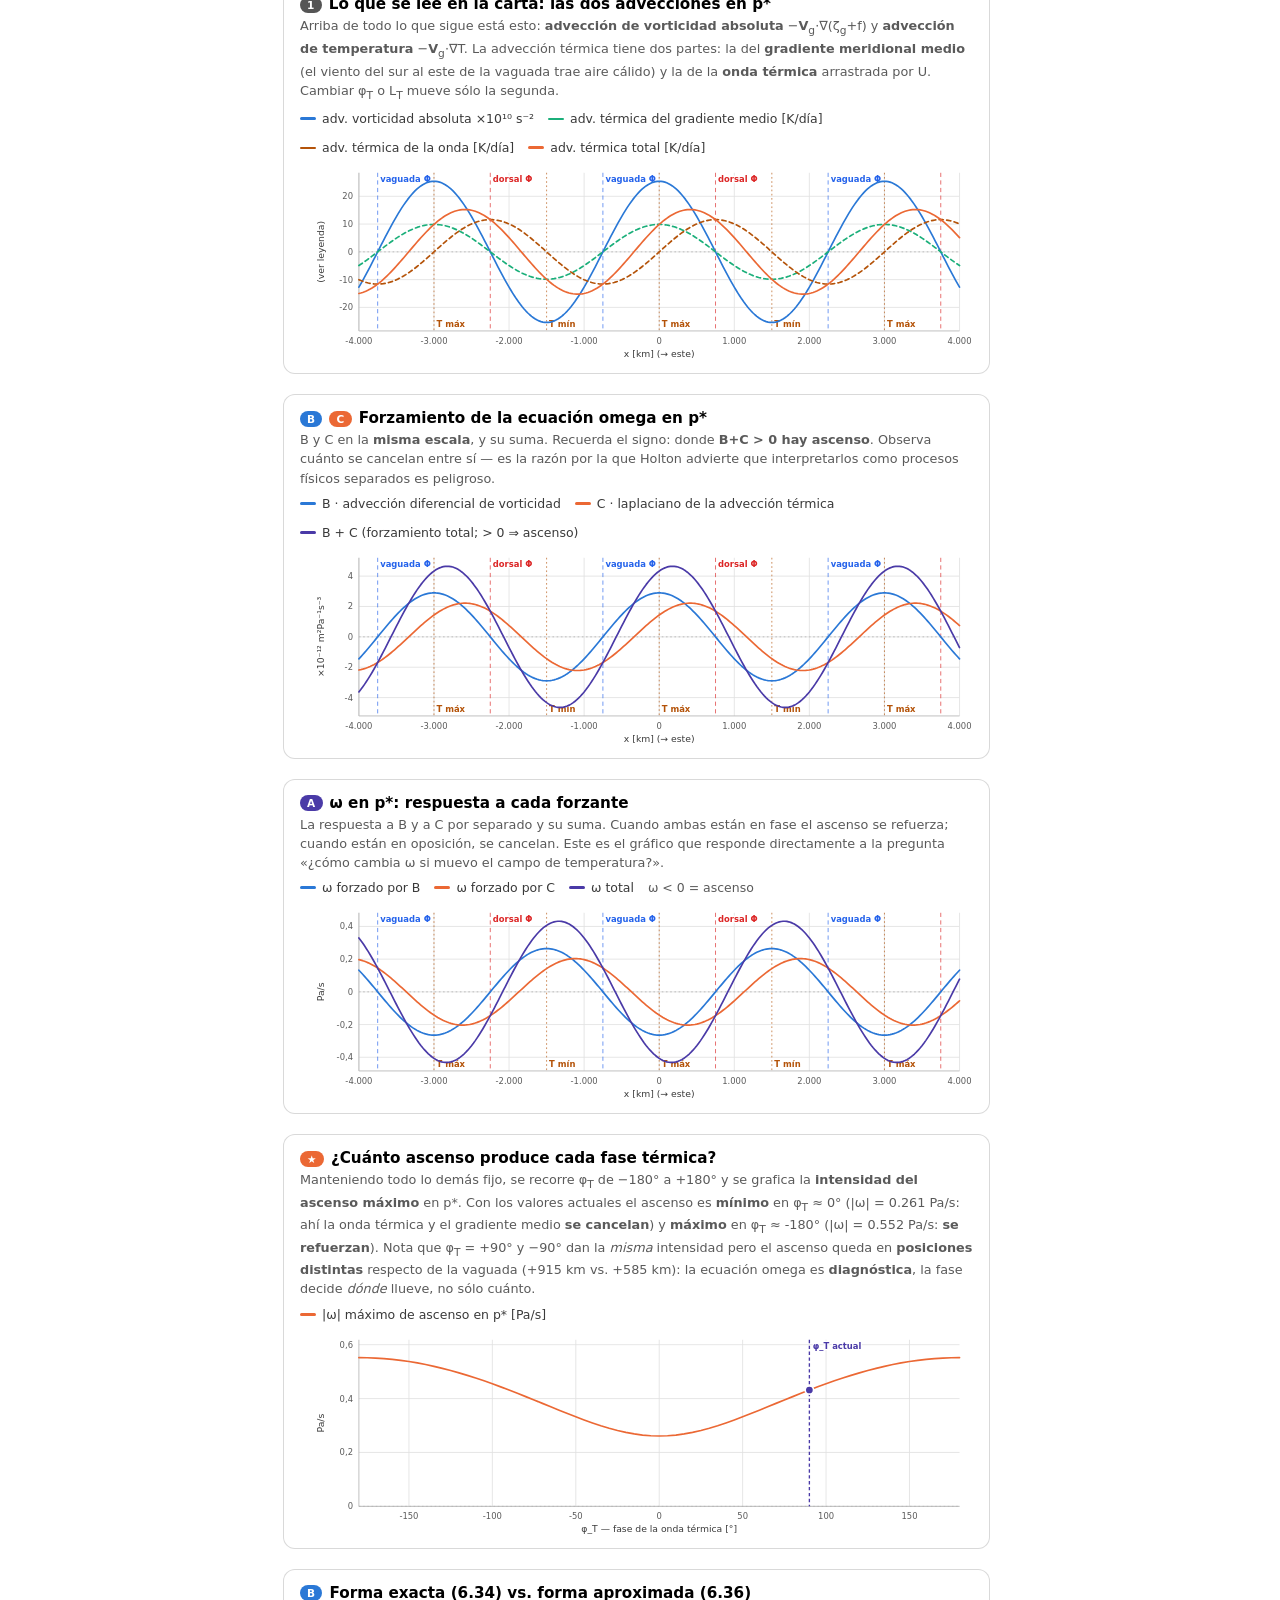
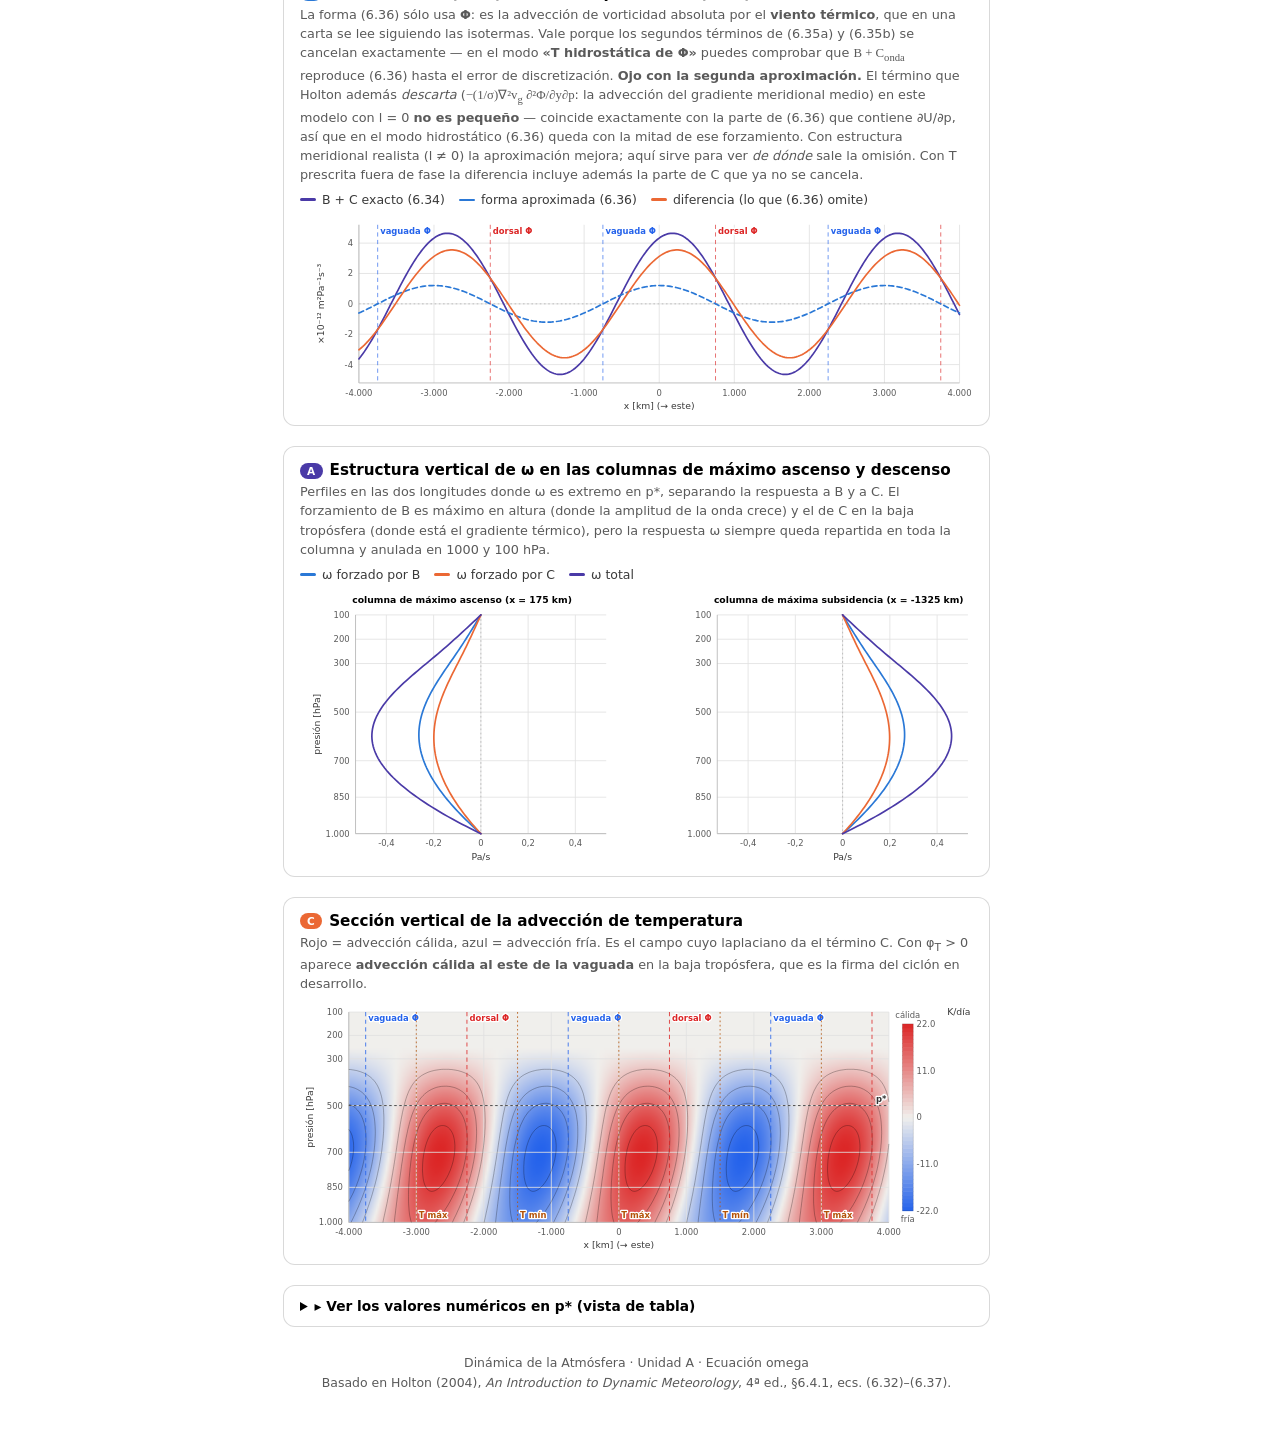
<file: teaching/omega_interactivo.html>
<!DOCTYPE html>
<html lang="es">
<head>
<meta charset="UTF-8">
<meta name="viewport" content="width=device-width, initial-scale=1.0">
<title>Ecuación omega — interactivo (Holton §6.4.1)</title>
<style>
  .viz-root {
    color-scheme: light;
    --surface-1:      #ffffff;
    --surface-2:      #fafaf9;
    --page-plane:     #f2f2f2;
    --text-primary:   #000000;
    --text-secondary: #3a3a3a;
    --text-muted:     #5a5a5a;
    --gridline:       #e2e2e2;
    --baseline:       #b5b5b5;
    --border:         rgba(0,0,0,0.15);
    --series-1: #2a78d6; /* azul    */
    --series-2: #eb6834; /* naranjo */
    --series-3: #1baf7a; /* aqua    */
    --series-4: #4a3aa7; /* violeta */
    --div-low:  #2563eb; /* diverging: negativo (azul) */
    --div-mid:  #f0efec; /* diverging: cero (gris neutro) */
    --div-high: #dc2626; /* diverging: positivo (rojo) */
    --accent-warn: #b45309;
  }

  * { box-sizing: border-box; }
  html, body {
    margin: 0; padding: 0;
    background: var(--page-plane);
    font-family: system-ui, -apple-system, "Segoe UI", sans-serif;
    color: var(--text-primary);
  }
  .viz-root { max-width: 1460px; margin: 0 auto; padding: 24px 20px 60px; }

  h1 { font-size: 1.45rem; margin: 0 0 6px; }
  .subtitle { color: var(--text-secondary); font-size: 0.95rem; margin: 0 0 16px; line-height: 1.55; max-width: 1000px; }
  code, .mono { font-family: "Cambria Math", Cambria, Georgia, serif; }

  /* ---------- bloque de ecuación ---------- */
  .eqbox {
    background: var(--surface-1); border: 1px solid var(--border); border-radius: 12px;
    padding: 18px 20px; margin-bottom: 16px; overflow-x: auto;
  }
  .eq { font-family: "Cambria Math", Cambria, Georgia, serif; font-size: 1.15rem;
        display: flex; align-items: center; gap: 6px; flex-wrap: nowrap; white-space: nowrap; }
  .eq .grp { display: inline-flex; flex-direction: column; align-items: center; }
  .eq .grp .under { border-top: 2px solid currentColor; margin-top: 3px; width: 100%; }
  .eq .grp .tag { font-size: 0.72rem; font-family: system-ui, sans-serif; letter-spacing: .04em;
                  margin-top: 3px; font-weight: 700; }
  .tagA { color: var(--series-4); }
  .tagB { color: var(--series-1); }
  .tagC { color: var(--series-2); }
  .frac { display: inline-flex; flex-direction: column; align-items: center; vertical-align: middle;
          margin: 0 3px; font-size: 0.82em; line-height: 1.15; }
  .frac .num { border-bottom: 1.2px solid currentColor; padding: 0 3px; }
  .frac .den { padding: 0 3px; }

  details.deriv { background: var(--surface-1); border: 1px solid var(--border); border-radius: 12px;
                  padding: 0 20px; margin-bottom: 18px; }
  details.deriv > summary { cursor: pointer; padding: 14px 0; font-weight: 600; font-size: 0.95rem; }
  details.deriv .body { padding-bottom: 16px; font-size: 0.9rem; line-height: 1.65; color: var(--text-secondary); }
  details.deriv .body ol { padding-left: 20px; }
  details.deriv .body li { margin-bottom: 12px; }
  details.deriv .eq { display: block; font-size: 1.02rem; margin: 9px 0; white-space: normal; }
  details.deriv .eq b { font-weight: 700; }
  .note { background: var(--surface-2); border-left: 3px solid var(--series-4);
          padding: 10px 14px; border-radius: 0 8px 8px 0; margin: 12px 0; }
  .note.warn { border-left-color: var(--accent-warn); }

  .toolbar { display:flex; justify-content: space-between; align-items:center; margin-bottom: 14px; flex-wrap: wrap; gap: 10px;}
  .presets { display:flex; gap:8px; flex-wrap: wrap; }
  button.btn {
    border: 1px solid var(--border); background: var(--surface-1); color: var(--text-primary);
    padding: 7px 13px; border-radius: 8px; font-size: 0.82rem; cursor: pointer;
  }
  button.btn:hover { background: var(--gridline); }
  button.btn.active { background: var(--series-4); color: #fff; border-color: var(--series-4); }
  button.btn.play { background: var(--series-2); color: #fff; border-color: var(--series-2); }

  .layout-grid { display: grid; grid-template-columns: 245px minmax(0, 1fr) 252px; gap: 18px; align-items: start; }
  .side-panel {
    background: var(--surface-1); border: 1px solid var(--border); border-radius: 12px;
    padding: 15px 16px; position: sticky; top: 12px; display: flex; flex-direction: column; gap: 15px;
    max-height: calc(100vh - 24px); overflow-y: auto;
  }
  .side-panel .group h2 {
    font-size: 0.7rem; text-transform: uppercase; letter-spacing: 0.05em;
    color: var(--text-secondary); margin: 0 0 11px; padding-bottom: 7px; border-bottom: 1px solid var(--gridline);
  }
  .side-panel .group.hot h2 { color: var(--series-2); border-bottom-color: var(--series-2); }
  .side-panel .group { display: flex; flex-direction: column; gap: 13px; }
  .center-col { min-width: 0; }

  .ctrl { display: flex; flex-direction: column; gap: 3px; }
  .ctrl label { font-size: 0.78rem; color: var(--text-secondary); display: flex; justify-content: space-between; gap: 8px; flex-wrap: wrap; }
  .ctrl label .val { color: var(--text-primary); font-variant-numeric: tabular-nums; font-weight: 600; }
  .ctrl input[type="range"] { width: 100%; accent-color: var(--series-1); cursor: pointer; }
  .ctrl.hot input[type="range"] { accent-color: var(--series-2); }
  .ctrl .hint, .side-panel .hint { font-size: 0.7rem; color: var(--text-muted); line-height: 1.35; display: block; }
  .radio-row { display:flex; flex-direction: column; gap: 5px; font-size: 0.78rem; color: var(--text-secondary); }
  .radio-row label { display:flex; align-items:center; justify-content: flex-start; gap: 6px; cursor: pointer; }

  .info-strip {
    display: flex; flex-wrap: wrap; gap: 10px 20px;
    font-size: 0.82rem; color: var(--text-secondary);
    margin-bottom: 16px; padding: 12px 16px;
    background: var(--surface-1); border: 1px solid var(--border); border-radius: 10px;
  }
  .info-strip b { color: var(--text-primary); font-variant-numeric: tabular-nums; }
  .verdict { font-weight: 700; }
  .verdict.up   { color: var(--div-low); }
  .verdict.down { color: var(--div-high); }
  .verdict.none { color: var(--text-muted); }

  .chart-card {
    background: var(--surface-1); border: 1px solid var(--border); border-radius: 12px;
    padding: 14px 16px 10px; margin-bottom: 20px; position: relative;
  }
  .chart-title { font-size: 0.95rem; font-weight: 700; margin: 0 0 3px; }
  .chart-title .badge {
    font-size: 0.66rem; padding: 2px 7px; border-radius: 999px; vertical-align: middle;
    margin-right: 7px; font-weight: 700; letter-spacing: .04em; color: #fff;
  }
  .badge.A { background: var(--series-4); }
  .badge.B { background: var(--series-1); }
  .badge.C { background: var(--series-2); }
  .badge.M { background: #555; }
  .chart-note { font-size: 0.8rem; color: var(--text-muted); margin: 0 0 8px; line-height: 1.5; }
  .legend { display:flex; gap: 14px; flex-wrap: wrap; font-size: 0.78rem; color: var(--text-secondary); margin: 2px 0 6px; }
  .legend span.k { display:inline-flex; align-items:center; gap:6px; }
  .legend i { width: 16px; height: 3px; border-radius: 2px; display:inline-block; }
  .legend i.dash { background: none !important; border-top: 2px dashed var(--text-secondary); height: 0; }
  svg { display: block; width: 100%; height: auto; }
  .axis-line { stroke: var(--baseline); stroke-width: 1; fill: none; }
  .grid-line { stroke: var(--gridline); stroke-width: 1; }
  .tick-label { fill: var(--text-muted); font-size: 10px; }
  .axis-label { fill: var(--text-secondary); font-size: 11px; }
  .series-path { fill: none; stroke-width: 2; stroke-linejoin: round; stroke-linecap: round; }
  .contour-path { fill: none; stroke-width: 1; stroke: rgba(0,0,0,0.32); }
  .height-path  { fill: none; stroke-width: 1.5; stroke: #1a1a1a; }
  .temp-path    { fill: none; stroke-width: 1.3; stroke: #b45309; stroke-dasharray: 6 4; }
  .axis-marker { stroke-width: 1.6; stroke-dasharray: 5 4; fill: none; }
  .zero-line { stroke: var(--baseline); stroke-width: 1; stroke-dasharray: 2 3; }
  .cross-line { stroke: #333; stroke-width: 1; stroke-dasharray: 3 3; }
  .panel-title { fill: var(--text-primary); font-size: 11px; font-weight: 700; }
  .inline-lbl { font-size: 10px; font-weight: 700; paint-order: stroke; stroke: #fff; stroke-width: 3px; stroke-linejoin: round; }

  .tooltip {
    position: fixed; pointer-events: none; z-index: 50; opacity: 0;
    background: rgba(255,255,255,0.97); border: 1px solid var(--border);
    border-radius: 8px; padding: 7px 10px; font-size: 0.76rem; color: var(--text-primary);
    box-shadow: 0 4px 14px rgba(0,0,0,0.13); transition: opacity .08s linear; max-width: 260px;
  }
  .tooltip b { font-variant-numeric: tabular-nums; }
  .tooltip .row { display:flex; justify-content: space-between; gap: 12px; }
  .tooltip .row i { width: 10px; height: 3px; border-radius: 2px; display:inline-block; margin-right: 5px; }

  details.tablewrap { background: var(--surface-1); border: 1px solid var(--border); border-radius: 12px; padding: 0 16px; margin-bottom: 20px; }
  details.tablewrap > summary { cursor:pointer; padding: 12px 0; font-size: 0.86rem; font-weight: 600; }
  table.data { width: 100%; border-collapse: collapse; font-size: 0.76rem; margin-bottom: 14px; }
  table.data th, table.data td { padding: 5px 8px; text-align: right; border-bottom: 1px solid var(--gridline); font-variant-numeric: tabular-nums; }
  table.data th { color: var(--text-secondary); font-weight: 600; text-align: right; }
  table.data td:first-child, table.data th:first-child { text-align: left; }

  footer { text-align:center; color: var(--text-muted); font-size: 0.78rem; margin-top: 26px; line-height:1.6; }

  @media (max-width: 1100px) {
    .layout-grid { grid-template-columns: 1fr; }
    .side-panel { position: static; max-height: none; }
  }
</style>
</head>
<body>
<div class="viz-root">

  <h1>La ecuación omega tradicional</h1>
  <p class="subtitle">
    Holton, <i>An Introduction to Dynamic Meteorology</i> (4ª ed.), §6.4.1, ec. (6.34).
    La ecuación omega <b>diagnostica</b> el movimiento vertical a partir de un único campo instantáneo:
    la <b>advección diferencial de vorticidad absoluta</b> (término B) y el <b>laplaciano de la advección
    de temperatura</b> (término C). Mueve los controles del campo térmico —<b>número de onda</b> y
    <b>fase</b>— y observa cómo el ascenso se refuerza, se corre o se cancela.
  </p>

  <div class="eqbox">
    <div class="eq">
      <span class="grp">
        <span>( &nabla;&sup2; + <span class="frac"><span class="num">f&#8320;&sup2;</span><span class="den">&sigma;</span></span>
          <span class="frac"><span class="num">&part;&sup2;</span><span class="den">&part;p&sup2;</span></span> ) &omega;</span>
        <span class="under" style="border-color:var(--series-4)"></span>
        <span class="tag tagA">A · operador (respuesta) &prop; &minus;&omega;</span>
      </span>
      <span>&nbsp;=&nbsp;</span>
      <span class="grp">
        <span><span class="frac"><span class="num">f&#8320;</span><span class="den">&sigma;</span></span>
          <span class="frac"><span class="num">&part;</span><span class="den">&part;p</span></span>
          [ <b>V</b><sub>g</sub>&sdot;&nabla;( <span class="frac"><span class="num">1</span><span class="den">f&#8320;</span></span>&nabla;&sup2;&Phi; + f ) ]</span>
        <span class="under" style="border-color:var(--series-1)"></span>
        <span class="tag tagB">B · advección diferencial de vorticidad</span>
      </span>
      <span>&nbsp;+&nbsp;</span>
      <span class="grp">
        <span><span class="frac"><span class="num">1</span><span class="den">&sigma;</span></span>
          &nabla;&sup2; [ <b>V</b><sub>g</sub>&sdot;&nabla;( &minus;<span class="frac"><span class="num">&part;&Phi;</span><span class="den">&part;p</span></span> ) ]</span>
        <span class="under" style="border-color:var(--series-2)"></span>
        <span class="tag tagC">C · laplaciano de la advección térmica</span>
      </span>
      <span>&nbsp;&minus;&nbsp;</span>
      <span class="grp">
        <span><span class="frac"><span class="num">&kappa;</span><span class="den">&sigma;p</span></span>&nabla;&sup2;J</span>
        <span class="under" style="border-color:#999"></span>
        <span class="tag" style="color:#777">D · diabático (= 0 aquí)</span>
      </span>
    </div>
  </div>

  <details class="deriv">
    <summary>▸ Derivación paso a paso (de (6.13b) y (6.21) a la ec. 6.34)</summary>
    <div class="body">
      <ol>
        <li>
          <b>Laplaciano de la ecuación termodinámica cuasi-geostrófica</b> (6.13b). Con
          <span class="mono">&chi; &equiv; &part;&Phi;/&part;t</span>:
          <div class="eq">&nabla;&sup2;( &part;&chi;/&part;p ) = &minus;&nabla;&sup2;[ <b>V</b><sub>g</sub>&sdot;&nabla;(&part;&Phi;/&part;p) ] &minus; &sigma;&nabla;&sup2;&omega; &minus; &nabla;&sup2;(&kappa;J/p) &nbsp;&nbsp;<b>(6.32)</b></div>
        </li>
        <li>
          <b>Derivada respecto de p de la ecuación de vorticidad cuasi-geostrófica</b> (6.21):
          <div class="eq">&part;/&part;p[ (1/f&#8320;)&nabla;&sup2;&chi; ] = &minus;&part;/&part;p[ <b>V</b><sub>g</sub>&sdot;&nabla;((1/f&#8320;)&nabla;&sup2;&Phi; + f) ] + f&#8320; &part;&sup2;&omega;/&part;p&sup2; &nbsp;&nbsp;<b>(6.33)</b></div>
        </li>
        <li>
          <b>Se elimina &chi;.</b> Los operadores de la izquierda de (6.32) y (6.33) conmutan
          (<span class="mono">&nabla;&sup2;&part;/&part;p = &part;/&part;p&nabla;&sup2;</span>), así que al restar (6.32) de (6.33)
          desaparece la tendencia y queda una ecuación <b>puramente diagnóstica</b> para &omega;: la ec. <b>(6.34)</b>
          del recuadro de arriba. Nota la simetría con la ecuación de tendencia (6.23): allí se eliminaba &omega;
          para despejar &chi;; aquí se elimina &chi; para despejar &omega;. Son las <b>dos caras del mismo par</b>
          vorticidad–termodinámica.
        </li>
      </ol>
      <div class="note">
        <b>El signo, que es lo que más se equivoca.</b> Si &omega; es sinusoidal también en la vertical,
        <span class="mono">&omega; = W&#8320; sin(&pi;p/p&#8320;) sin kx sin ly</span> &nbsp;<b>(6.37)</b>, entonces
        <div class="eq">( &nabla;&sup2; + (f&#8320;&sup2;/&sigma;)&part;&sup2;/&part;p&sup2; )&omega; &asymp; &minus;[ k&sup2; + l&sup2; + (f&#8320;&sup2;/&sigma;)(&pi;/p&#8320;)&sup2; ] &omega;</div>
        es decir el lado izquierdo es <b>proporcional a &minus;&omega;</b>. Y como
        <span class="mono">&omega; &asymp; &minus;&rho;gw</span>, el lado izquierdo es <b>proporcional a +w</b>:
        <br><br>
        <b>forzamiento (B+C) &gt; 0 &rArr; ascenso &nbsp;·&nbsp; forzamiento &lt; 0 &rArr; subsidencia.</b>
      </div>
      <div class="note">
        <b>Lectura física de cada término.</b>
        <b>B</b> es la advección de vorticidad absoluta que <i>aumenta con la altura</i>: bajo una vaguada en 500 hPa
        hay advección positiva de vorticidad creciente hacia arriba, que exige convergencia abajo y por lo tanto
        <b>ascenso</b> corriente abajo (al este) de la vaguada.
        <b>C</b> dice que donde hay <b>advección cálida</b> hay ascenso, y donde hay advección fría, subsidencia:
        el movimiento vertical es el que mantiene el campo de temperatura <i>hidrostático</i> mientras la advección
        intenta destruirlo (enfriamiento adiabático que compensa la advección cálida).
      </div>
      <div class="note warn">
        <b>La cancelación entre B y C y la forma aproximada (6.36).</b> Aplicando la regla de la cadena,
        <b>B</b> = (f&#8320;/&sigma;)(&part;<b>V</b><sub>g</sub>/&part;p)&sdot;&nabla;(&zeta;<sub>g</sub>+f)
        + (1/&sigma;)<b>V</b><sub>g</sub>&sdot;&nabla;(&part;&nabla;&sup2;&Phi;/&part;p) &nbsp;<b>(6.35a)</b>, y
        <b>C</b> = &minus;(1/&sigma;)[&nabla;&sup2;u<sub>g</sub> &part;&sup2;&Phi;/&part;x&part;p + &nabla;&sup2;v<sub>g</sub> &part;&sup2;&Phi;/&part;y&part;p]
        &minus; (1/&sigma;)<b>V</b><sub>g</sub>&sdot;&nabla;(&part;&nabla;&sup2;&Phi;/&part;p) &nbsp;<b>(6.35b)</b>.
        Los <i>segundos</i> términos son iguales y opuestos: <b>se cancelan exactamente</b>. Por eso B y C por separado
        no son invariantes ante un cambio de sistema de referencia zonal (sumar un U constante cambia B y C pero no su
        suma). Despreciando además el primer término de (6.35b) queda la forma de uso sinóptico:
        <div class="eq">( &nabla;&sup2; + (f&#8320;&sup2;/&sigma;)&part;&sup2;/&part;p&sup2; )&omega; &asymp;
          (f&#8320;/&sigma;) (&part;<b>V</b><sub>g</sub>/&part;p)&sdot;&nabla;(&zeta;<sub>g</sub> + f) &nbsp;&nbsp;<b>(6.36)</b></div>
        <b>advección de vorticidad absoluta por el viento térmico</b> — que se lee directamente de una carta con
        contornos de altura e isotermas superpuestos (Fig. 6.12 de Holton). El gráfico 5 de esta página compara la
        forma exacta con la aproximada.
      </div>
    </div>
  </details>

  <details class="deriv">
    <summary>▸ El modelo idealizado que grafica esta página (y su letra chica)</summary>
    <div class="body">
      Se usa el mismo campo de geopotencial de los otros recursos de la Unidad A, con
      <span class="mono">l = 0</span> (la onda no tiene estructura meridional):
      <div class="eq">&Phi;(x,y,p) = &Phi;&#8320;(p) &minus; f&#8320; U(p) y + f&#8320; a(p) sin(k<sub>&Phi;</sub> x)</div>
      y un campo de temperatura construido igual, pero con <b>número de onda y fase propios</b>:
      <div class="eq">T(x,y,p) = T&#8320;(p) + (&part;T/&part;y) y + T<sub>a</sub>(p) sin(k<sub>T</sub> x + &phi;<sub>T</sub>)</div>
      <ul>
        <li><span class="mono">U(p)</span>: viento zonal medio; crece hasta el <b>nivel del jet</b> (≈250 hPa) y ahí se hace constante.</li>
        <li><span class="mono">&part;T/&part;y = (p f&#8320;/R) &part;U/&part;p</span>: el gradiente meridional de temperatura <b>no</b> es libre — lo fija el viento térmico a partir del cizalle. Es el que produce advección cálida al este de la vaguada.</li>
        <li><span class="mono">&Phi;<sub>a</sub>(p) = f&#8320;a(p)</span>: amplitud de la onda de geopotencial; crece con la altura y satura en la tropopausa. <b>Sin inclinación</b> con la altura (la fase de &Phi; es la misma en todos los niveles).</li>
        <li><span class="mono">T<sub>a</sub>(p)</span>: amplitud de la onda térmica, máxima en la baja–media tropósfera y nula sobre el jet.</li>
      </ul>
      Con estos campos todo el forzamiento es analítico salvo las derivadas en p:
      <div class="eq">B = (f&#8320;/&sigma;) &part;/&part;p [ (k<sub>&Phi;</sub>/f&#8320;) &Phi;<sub>a</sub> (&beta; &minus; U k<sub>&Phi;</sub>&sup2;) ] cos(k<sub>&Phi;</sub>x)</div>
      <div class="eq">C = &minus;(R/&sigma;p) [ U T<sub>a</sub> k<sub>T</sub>&sup3; cos(k<sub>T</sub>x + &phi;<sub>T</sub>) + (&Phi;<sub>a</sub>k<sub>&Phi;</sub>&sup3;/f&#8320;) (&part;T/&part;y) cos(k<sub>&Phi;</sub>x) ]</div>
      La ec. (6.34) se resuelve <b>modo a modo</b>: para cada número de onda zonal q el operador se reduce a
      <span class="mono">&omega;&Prime; &minus; (&sigma;q&sup2;/f&#8320;&sup2;)&omega; = (&sigma;/f&#8320;&sup2;)F</span>, un problema de contorno
      tridiagonal en p (91 niveles entre 1000 y 100 hPa) con <b>&omega; = 0 en ambos bordes</b>. El residuo numérico
      se informa en la barra de diagnóstico.
      <div class="note warn">
        <b>Letra chica importante para la clase.</b> Prescribir T con un <span class="mono">k<sub>T</sub></span> y una
        <span class="mono">&phi;<sub>T</sub></span> independientes <b>rompe la relación hidrostática</b>
        <span class="mono">&minus;&part;&Phi;/&part;p = RT/p</span>: es un experimento controlado para aislar el papel
        del término C, no un estado atmosférico posible. En el panel derecho está el modo
        <b>«T hidrostática de &Phi;»</b>, que impone <span class="mono">k<sub>T</sub> = k<sub>&Phi;</sub></span>,
        <span class="mono">&phi;<sub>T</sub> = 0</span> y <span class="mono">T<sub>a</sub> = &minus;(p/R)&part;&Phi;<sub>a</sub>/&part;p</span>:
        ahí el campo es consistente y se puede verificar la cancelación de (6.35a,b).
        <br><br>
        Con <span class="mono">&phi;<sub>T</sub> &ne; 0</span> el campo de altura y el de isotermas quedan
        <b>desfasados</b>, que es exactamente lo que ocurre cuando el sistema se <b>inclina hacia el oeste con la
        altura</b>: en 500 hPa el campo de altura va por delante (al este) del patrón de isotermas — la situación de
        la Fig. 6.12 de Holton. <span class="mono">&phi;<sub>T</sub> &gt; 0</span> = onda térmica al oeste = sistema
        en desarrollo.
      </div>
    </div>
  </details>

  <div class="toolbar">
    <div class="presets">
      <button class="btn" data-preset="desarrollo">Onda en desarrollo (T al oeste)</button>
      <button class="btn" data-preset="hidro">T hidrostática (en fase)</button>
      <button class="btn" data-preset="decae">T al este (onda que decae)</button>
      <button class="btn" data-preset="cortaT">Onda térmica corta</button>
      <button class="btn" data-preset="soloB">Sin onda térmica (T<sub>a</sub> = 0)</button>
    </div>
    <button class="btn" id="resetBtn">Restaurar valores por defecto</button>
  </div>

  <div class="layout-grid">

    <!-- ===== Panel izquierdo: campo de geopotencial y ambiente ===== -->
    <aside class="side-panel">
      <div class="group">
        <h2>Onda de geopotencial &Phi;</h2>

        <div class="ctrl">
          <label><span>&Phi;<sub>a</sub> = f&#8320;a en 500 hPa</span> <span class="val" id="v_amp"></span></label>
          <input type="range" id="amp" min="0" max="2500" step="25">
          <span class="hint">Amplitud del geopotencial [m²/s²]. 1200 m²/s² ≈ 122 m de altura geopotencial.</span>
        </div>

        <div class="ctrl">
          <label>Crecimiento vertical <span class="val" id="v_grow"></span></label>
          <input type="range" id="grow" min="1" max="8" step="0.1">
          <span class="hint">Razón de amplitud tope/superficie. Controla &part;&Phi;<sub>a</sub>/&part;p, que es la parte de B que crece con la altura.</span>
        </div>

        <div class="ctrl">
          <label><span>L<sub>&Phi;</sub> — longitud de onda</span> <span class="val" id="v_L"></span></label>
          <input type="range" id="L" min="1000" max="14000" step="100">
          <span class="hint">Onda corta ⇒ domina la advección de vorticidad relativa; onda larga ⇒ domina &beta;.</span>
        </div>

        <div class="ctrl">
          <label>U en superficie <span class="val" id="v_U0"></span></label>
          <input type="range" id="U0" min="-10" max="30" step="0.5">
        </div>

        <div class="ctrl">
          <label>&Delta;U — cizalle vertical <span class="val" id="v_dU"></span></label>
          <input type="range" id="dU" min="-20" max="70" step="1">
          <span class="hint">U(jet) − U(1000 hPa). Por viento térmico fija <b>&part;T/&part;y</b>, y con él la advección térmica meridional.</span>
        </div>
      </div>

      <div class="group">
        <h2>Ambiente</h2>

        <div class="ctrl">
          <label>f&#8320; <span class="val" id="v_f0"></span></label>
          <input type="range" id="f0" min="-1.5" max="1.5" step="0.05">
          <span class="hint">×10⁻⁴ s⁻¹. Negativo = hemisferio sur (invierte vientos, vorticidad y &part;T/&part;y).</span>
        </div>

        <div class="ctrl">
          <label>&beta; <span class="val" id="v_beta"></span></label>
          <input type="range" id="beta" min="0" max="3" step="0.05">
          <span class="hint">×10⁻¹¹ m⁻¹s⁻¹. Valor típico en 45°: 1.6.</span>
        </div>

        <div class="ctrl">
          <label>&sigma; — estabilidad estática <span class="val" id="v_sigma"></span></label>
          <input type="range" id="sigma" min="0.4" max="6" step="0.1">
          <span class="hint">×10⁻⁶ m²Pa⁻²s⁻². Más estable ⇒ menos &omega; para el mismo forzamiento.</span>
        </div>
      </div>
    </aside>

    <!-- ===== Columna central ===== -->
    <main class="center-col">
      <div class="info-strip" id="infoStrip"></div>

      <!-- 0) mapa tipo Fig 6.12 -->
      <div class="chart-card">
        <p class="chart-title"><span class="badge M">0</span>Carta en p*: alturas, isotermas y movimiento vertical <span style="font-weight:400;font-size:0.8rem;color:var(--text-muted)">(equivalente a la Fig. 6.12 de Holton)</span></p>
        <p class="chart-note">
          Líneas negras continuas: <b>altura geopotencial Z</b>. Líneas naranjas discontinuas: <b>isotermas</b>.
          Sombreado: <b>movimiento vertical</b> (azul = ascenso, rojo = subsidencia). Las líneas verticales punteadas
          marcan los ejes de vaguada/dorsal del campo de altura (azul/rojo) y de la onda térmica (naranjo).
          <b>Mueve la fase &phi;<sub>T</sub>:</b> al correr el patrón de isotermas hacia el oeste respecto de las
          alturas, el ascenso se intensifica; al correrlo hacia el este, se debilita o cambia de signo.
          En este modelo con l = 0 el sombreado no depende de y, por eso son bandas.
        </p>
        <div class="legend" id="legMap"></div>
        <svg id="svgMap" viewBox="0 0 800 400"></svg>
      </div>

      <!-- 1) seccion x-p de omega -->
      <div class="chart-card">
        <p class="chart-title"><span class="badge A">A</span>Sección vertical este–oeste del movimiento vertical</p>
        <p class="chart-note" id="secNote">
          Solución de (6.34). Azul = ascenso, rojo = subsidencia. Con el selector del panel derecho puedes ver la
          respuesta al término B, al término C o a los dos. Fíjate en que la respuesta <b>no está confinada</b> a los
          niveles del forzamiento: el operador elíptico la reparte en toda la columna, con máximo cerca de la
          media tropósfera porque &omega; debe anularse en ambos bordes.
        </p>
        <svg id="svgOmega" viewBox="0 0 800 320"></svg>
      </div>

      <!-- 2) advecciones en p* -->
      <div class="chart-card">
        <p class="chart-title"><span class="badge M">1</span>Lo que se lee en la carta: las dos advecciones en p*</p>
        <p class="chart-note">
          Arriba de todo lo que sigue está esto: <b>advección de vorticidad absoluta</b>
          &minus;<b>V</b><sub>g</sub>&sdot;&nabla;(&zeta;<sub>g</sub>+f) y <b>advección de temperatura</b>
          &minus;<b>V</b><sub>g</sub>&sdot;&nabla;T. La advección térmica tiene dos partes: la del
          <b>gradiente meridional medio</b> (el viento del sur al este de la vaguada trae aire cálido) y la de la
          <b>onda térmica</b> arrastrada por U. Cambiar &phi;<sub>T</sub> o L<sub>T</sub> mueve sólo la segunda.
        </p>
        <div class="legend" id="legAdv"></div>
        <svg id="svgAdv" viewBox="0 0 800 240"></svg>
      </div>

      <!-- 3) forzantes -->
      <div class="chart-card">
        <p class="chart-title"><span class="badge B">B</span><span class="badge C">C</span>Forzamiento de la ecuación omega en p*</p>
        <p class="chart-note">
          B y C en la <b>misma escala</b>, y su suma. Recuerda el signo: donde <b>B+C &gt; 0 hay ascenso</b>.
          Observa cuánto se cancelan entre sí — es la razón por la que Holton advierte que interpretarlos como
          procesos físicos separados es peligroso.
        </p>
        <div class="legend" id="legF"></div>
        <svg id="svgF" viewBox="0 0 800 240"></svg>
      </div>

      <!-- 4) omega por termino -->
      <div class="chart-card">
        <p class="chart-title"><span class="badge A">A</span>&omega; en p*: respuesta a cada forzante</p>
        <p class="chart-note">
          La respuesta a B y a C por separado y su suma. Cuando ambas están en fase el ascenso se refuerza;
          cuando están en oposición, se cancelan. Este es el gráfico que responde directamente a la pregunta
          «¿cómo cambia &omega; si muevo el campo de temperatura?».
        </p>
        <div class="legend" id="legW"></div>
        <svg id="svgW" viewBox="0 0 800 240"></svg>
      </div>

      <!-- 4b) barrido de fase -->
      <div class="chart-card">
        <p class="chart-title"><span class="badge C">★</span>¿Cuánto ascenso produce cada fase térmica?</p>
        <p class="chart-note" id="noteSweep"></p>
        <div class="legend" id="legSweep"></div>
        <svg id="svgSweep" viewBox="0 0 800 250"></svg>
      </div>

      <!-- 5) forma aproximada -->
      <div class="chart-card">
        <p class="chart-title"><span class="badge B">B</span>Forma exacta (6.34) vs. forma aproximada (6.36)</p>
        <p class="chart-note" id="noteApprox"></p>
        <div class="legend" id="legApp"></div>
        <svg id="svgApp" viewBox="0 0 800 240"></svg>
      </div>

      <!-- 6) perfiles verticales -->
      <div class="chart-card">
        <p class="chart-title"><span class="badge A">A</span>Estructura vertical de &omega; en las columnas de máximo ascenso y descenso</p>
        <p class="chart-note">
          Perfiles en las dos longitudes donde &omega; es extremo en p*, separando la respuesta a B y a C.
          El forzamiento de B es máximo en altura (donde la amplitud de la onda crece) y el de C en la baja
          tropósfera (donde está el gradiente térmico), pero la respuesta &omega; siempre queda repartida en toda la
          columna y anulada en 1000 y 100 hPa.
        </p>
        <div class="legend" id="legProf"></div>
        <svg id="svgProf" viewBox="0 0 800 330"></svg>
      </div>

      <!-- 7) seccion de adveccion termica -->
      <div class="chart-card">
        <p class="chart-title"><span class="badge C">C</span>Sección vertical de la advección de temperatura</p>
        <p class="chart-note">
          Rojo = advección cálida, azul = advección fría. Es el campo cuyo laplaciano da el término C.
          Con &phi;<sub>T</sub> &gt; 0 aparece <b>advección cálida al este de la vaguada</b> en la baja tropósfera,
          que es la firma del ciclón en desarrollo.
        </p>
        <svg id="svgAdvSec" viewBox="0 0 800 300"></svg>
      </div>

      <details class="tablewrap">
        <summary>▸ Ver los valores numéricos en p* (vista de tabla)</summary>
        <div id="tableHost"></div>
      </details>

      <footer>
        Dinámica de la Atmósfera · Unidad A · Ecuación omega<br>
        Basado en Holton (2004), <i>An Introduction to Dynamic Meteorology</i>, 4ª ed., §6.4.1, ecs. (6.32)–(6.37).
      </footer>
    </main>

    <!-- ===== Panel derecho: campo térmico y visualización ===== -->
    <aside class="side-panel">
      <div class="group hot">
        <h2>★ Campo de temperatura</h2>

        <div class="radio-row">
          <label><input type="radio" name="tmode" value="pres" checked> T prescrita (independiente)</label>
          <label><input type="radio" name="tmode" value="hidro"> T hidrostática de &Phi;</label>
        </div>
        <span class="hint">El segundo modo impone k<sub>T</sub> = k<sub>&Phi;</sub>, &phi;<sub>T</sub> = 0 y
          T<sub>a</sub> = &minus;(p/R)&part;&Phi;<sub>a</sub>/&part;p: campo físicamente consistente, sin inclinación.</span>

        <div class="ctrl hot">
          <label><span>L<sub>T</sub> — longitud de onda térmica</span> <span class="val" id="v_LT"></span></label>
          <input type="range" id="LT" min="1000" max="14000" step="100">
          <span class="hint">El término C depende de k<sub>T</sub>&sup3;: acortar la onda térmica <b>amplifica</b> mucho el forzamiento, pero el operador de la izquierda (∝ k<sub>T</sub>&sup2;) también crece y limita la respuesta.</span>
        </div>

        <div class="ctrl hot">
          <label><span>&phi;<sub>T</sub> — fase térmica</span> <span class="val" id="v_phase"></span></label>
          <input type="range" id="phase" min="-180" max="180" step="5">
          <span class="hint">Desfase de la onda térmica respecto de la de geopotencial. <b>&gt; 0 = onda térmica al oeste</b> (sistema inclinado hacia el oeste con la altura, en desarrollo). 0 = en fase (equivalente barotrópica).</span>
        </div>

        <div class="ctrl hot">
          <label><span>T<sub>a</sub> en 500 hPa</span> <span class="val" id="v_Tamp"></span></label>
          <input type="range" id="Tamp" min="-8" max="8" step="0.1">
          <span class="hint">Amplitud de la onda térmica [K]. En 0 el término C se reduce a la advección del gradiente meridional medio.</span>
        </div>

        <button class="btn play" id="animBtn">▶ Animar la fase &phi;<sub>T</sub></button>
      </div>

      <div class="group">
        <h2>Visualización</h2>

        <div class="radio-row">
          <label><input type="radio" name="wvar" value="omega" checked> mostrar &omega; [Pa/s]</label>
          <label><input type="radio" name="wvar" value="w"> mostrar w [cm/s]</label>
        </div>

        <div class="ctrl">
          <label>p* — nivel de análisis <span class="val" id="v_plev"></span></label>
          <input type="range" id="plev" min="150" max="950" step="10">
        </div>

        <div class="ctrl">
          <label>Ancho del dominio en x <span class="val" id="v_xspan"></span></label>
          <input type="range" id="xspan" min="2000" max="24000" step="500">
        </div>

        <div class="ctrl">
          <label>Extensión en y (carta) <span class="val" id="v_yspan"></span></label>
          <input type="range" id="yspan" min="1000" max="8000" step="250">
        </div>

        <div class="ctrl">
          <label>Contornos por sección <span class="val" id="v_nlev"></span></label>
          <input type="range" id="nlev" min="0" max="16" step="2">
        </div>
      </div>

      <div class="group">
        <h2>Qué muestra la sección</h2>
        <div class="radio-row">
          <label><input type="radio" name="wmode" value="tot" checked> Respuesta total (B + C)</label>
          <label><input type="radio" name="wmode" value="B"> Sólo término B</label>
          <label><input type="radio" name="wmode" value="C"> Sólo término C</label>
        </div>
      </div>

      <div class="group">
        <h2>Lecturas rápidas</h2>
        <div class="hint" id="readouts" style="font-size:0.75rem; line-height:1.7;"></div>
      </div>
    </aside>

  </div>
</div>

<div class="tooltip" id="tooltip"></div>

<script>
(function () {
  "use strict";

  /* ==================================================================
     0. Constantes, parámetros y presets
     ================================================================== */
  const P_TOP = 10000;      // Pa  (100 hPa)
  const P_BOT = 100000;     // Pa  (1000 hPa)
  const NP    = 91;         // niveles  -> dp = 1000 Pa = 10 hPa
  const DP    = (P_BOT - P_TOP) / (NP - 1);
  const NX    = 321;        // puntos en x
  const NY    = 121;        // puntos en y (carta)
  const G     = 9.81;
  const RD    = 287.0;
  const XI_JET = 0.83;      // nivel del jet (xi) ~ 250 hPa
  const GROW_REF = 3.0;     // crecimiento de referencia para la forma vertical de T_a

  const PGRID = new Float64Array(NP);
  for (let j = 0; j < NP; j++) PGRID[j] = P_TOP + j * DP;   // j=0 -> tope

  // atmósfera estándar de referencia (para T0(p), Z0(p) y rho(p))
  const T0STD = new Float64Array(NP), Z0STD = new Float64Array(NP), RHOSTD = new Float64Array(NP);
  for (let j = 0; j < NP; j++) {
    const p = PGRID[j];
    Z0STD[j] = (288.15 / 0.0065) * (1 - Math.pow(p / 101325, 0.190263));
    T0STD[j] = 288.15 - 0.0065 * Z0STD[j];
    RHOSTD[j] = p / (RD * T0STD[j]);
  }

  const DEFAULTS = {
    amp: 1200, grow: 3.0, L: 3000, U0: 5, dU: 25,
    f0: 1.0, beta: 1.6, sigma: 2.0,
    LT: 3000, phase: 90, Tamp: 2.4,
    plev: 500, xspan: 8000, yspan: 4000, nlev: 8
  };

  const PRESETS = {
    desarrollo: {},                                                    // = defaults
    hidro:      { _tmode: "hidro" },
    decae:      { phase: -90 },
    cortaT:     { LT: 1500, phase: 60, Tamp: 2.0 },
    soloB:      { Tamp: 0 }
  };

  const IDS = ["amp","grow","L","U0","dU","f0","beta","sigma",
               "LT","phase","Tamp","plev","xspan","yspan","nlev"];
  const els = {};
  IDS.forEach(id => els[id] = document.getElementById(id));

  function applyParams(obj) {
    IDS.forEach(id => { if (obj[id] !== undefined) els[id].value = obj[id]; });
    if (obj._tmode) setRadio("tmode", obj._tmode);
  }
  function setRadio(name, value) {
    const r = document.querySelector(`input[name="${name}"][value="${value}"]`);
    if (r) r.checked = true;
  }
  function loadDefaults() {
    applyParams(DEFAULTS);
    setRadio("tmode", "pres");
    setRadio("wvar", "omega");
    setRadio("wmode", "tot");
  }

  /* ==================================================================
     1. Utilidades SVG / escalas / formato
     ================================================================== */
  const SVGNS = "http://www.w3.org/2000/svg";
  function svgEl(tag, attrs) {
    const el = document.createElementNS(SVGNS, tag);
    for (const k in attrs) el.setAttribute(k, attrs[k]);
    return el;
  }
  function clearSvg(svg) { while (svg.firstChild) svg.removeChild(svg.firstChild); }
  function cssVar(name) {
    return getComputedStyle(document.querySelector(".viz-root")).getPropertyValue(name).trim();
  }
  function cssVarSafe(n, f) { try { const v = cssVar(n); return v || f; } catch (e) { return f; } }
  function linScale(domain, range) {
    const [d0, d1] = domain, [r0, r1] = range;
    const m = (r1 - r0) / ((d1 - d0) || 1e-30);
    return v => r0 + (v - d0) * m;
  }
  function niceStep(raw) {
    if (!(raw > 0) || !isFinite(raw)) return 1;
    const mag = Math.pow(10, Math.floor(Math.log10(raw)));
    const norm = raw / mag;
    let s;
    if (norm < 1.5) s = 1; else if (norm < 3) s = 2; else if (norm < 7) s = 5; else s = 10;
    return s * mag;
  }
  function niceTicks(min, max, count) {
    if (max < min) { const t = min; min = max; max = t; }
    if (max <= min) max = min + 1;
    const step = niceStep((max - min) / count);
    const ticks = [];
    for (let v = Math.ceil(min / step) * step; v <= max + 1e-9; v += step)
      ticks.push(Math.round(v * 1e9) / 1e9);
    return ticks;
  }
  function fmt(v, d) {
    if (!isFinite(v)) return "—";
    if (v === 0) return "0";
    const av = Math.abs(v);
    if (d !== undefined) return v.toFixed(d);
    if (av >= 1000) return v.toLocaleString("es-CL", {maximumFractionDigits: 0});
    if (av >= 10)   return v.toLocaleString("es-CL", {maximumFractionDigits: 1});
    if (av >= 0.1)  return v.toLocaleString("es-CL", {maximumFractionDigits: 2});
    return v.toPrecision(2);
  }
  const SUPS = {"-":"⁻","0":"⁰","1":"¹","2":"²","3":"³","4":"⁴","5":"⁵","6":"⁶","7":"⁷","8":"⁸","9":"⁹"};
  function supStr(e) { return String(e).split("").map(c => SUPS[c] || c).join(""); }
  function pickExp(maxAbs) {
    if (!(maxAbs > 0) || !isFinite(maxAbs)) return {scale: 1, pre: ""};
    const e = Math.floor(Math.log10(maxAbs));
    if (e >= -1 && e <= 2) return {scale: 1, pre: ""};
    return {scale: Math.pow(10, e), pre: "×10" + supStr(e) + " "};
  }

  /* --- marco cartesiano genérico --- */
  function drawFrame(svg, box, xDomain, yDomain, xLabel, yLabel, opts) {
    const o = opts || {};
    const {x0, x1, y0, y1} = box;
    const xScale = linScale(xDomain, [x0, x1]);
    const yScale = linScale(yDomain, [y1, y0]);
    const g = svgEl("g", {});
    svg.appendChild(g);

    const xt = o.xTicks || niceTicks(Math.min(...xDomain), Math.max(...xDomain), o.nxt || 7);
    const yt = o.yTicks || niceTicks(Math.min(...yDomain), Math.max(...yDomain), o.nyt || 5);

    xt.forEach(t => {
      const px = xScale(t);
      if (px < x0 - 0.5 || px > x1 + 0.5) return;
      g.appendChild(svgEl("line", {x1: px, x2: px, y1: y0, y2: y1, class: "grid-line"}));
      const lbl = svgEl("text", {x: px, y: y1 + 15, class: "tick-label", "text-anchor": "middle"});
      lbl.textContent = (o.xFmt || fmt)(t);
      g.appendChild(lbl);
    });
    yt.forEach(t => {
      const py = yScale(t);
      if (py < y0 - 0.5 || py > y1 + 0.5) return;
      g.appendChild(svgEl("line", {x1: x0, x2: x1, y1: py, y2: py, class: "grid-line"}));
      const lbl = svgEl("text", {x: x0 - 7, y: py + 3.5, class: "tick-label", "text-anchor": "end"});
      lbl.textContent = (o.yFmt || fmt)(t);
      g.appendChild(lbl);
    });

    g.appendChild(svgEl("line", {x1: x0, x2: x1, y1: y1, y2: y1, class: "axis-line"}));
    g.appendChild(svgEl("line", {x1: x0, x2: x0, y1: y0, y2: y1, class: "axis-line"}));

    if (xLabel) {
      const t = svgEl("text", {x: (x0 + x1) / 2, y: y1 + 31, class: "axis-label", "text-anchor": "middle"});
      t.textContent = xLabel; g.appendChild(t);
    }
    if (yLabel) {
      const cy = (y0 + y1) / 2;
      const t = svgEl("text", {x: x0 - 42, y: cy, class: "axis-label", "text-anchor": "middle",
                               transform: `rotate(-90, ${x0 - 42}, ${cy})`});
      t.textContent = yLabel; g.appendChild(t);
    }
    return {xScale, yScale, box};
  }

  function pathOf(xScale, yScale, xs, ys) {
    let d = "";
    for (let i = 0; i < xs.length; i++) {
      const px = xScale(xs[i]), py = yScale(ys[i]);
      if (!isFinite(px) || !isFinite(py)) continue;
      d += (d === "" ? "M" : "L") + px.toFixed(2) + "," + py.toFixed(2) + " ";
    }
    return d.trim();
  }

  /* --- colormap divergente --- */
  function hexToRgb(hex) {
    hex = hex.replace("#", "");
    if (hex.length === 3) hex = hex.split("").map(c => c + c).join("");
    const n = parseInt(hex, 16);
    return [(n >> 16) & 255, (n >> 8) & 255, n & 255];
  }
  let CLOW = [37,99,235], CMID = [240,239,236], CHIGH = [220,38,38];
  function refreshColors() {
    CLOW = hexToRgb(cssVarSafe("--div-low", "#2563eb"));
    CMID = hexToRgb(cssVarSafe("--div-mid", "#f0efec"));
    CHIGH = hexToRgb(cssVarSafe("--div-high", "#dc2626"));
  }
  function divColor(t) {
    t = Math.max(-1, Math.min(1, t));
    const a = t < 0 ? CLOW : CHIGH;
    const s = Math.abs(t);
    return [CMID[0] + (a[0] - CMID[0]) * s,
            CMID[1] + (a[1] - CMID[1]) * s,
            CMID[2] + (a[2] - CMID[2]) * s];
  }
  function divHex(t) {
    const c = divColor(t);
    return "#" + c.map(v => Math.round(Math.max(0, Math.min(255, v))).toString(16).padStart(2, "0")).join("");
  }

  /* --- imagen de campo (canvas -> dataURL) --- */
  const hmCanvas = document.createElement("canvas");
  function fieldImage(Z, nx, ny, vmax) {
    hmCanvas.width = nx; hmCanvas.height = ny;
    const ctx = hmCanvas.getContext("2d");
    const img = ctx.createImageData(nx, ny);
    let q = 0;
    for (let j = 0; j < ny; j++) {
      for (let i = 0; i < nx; i++) {
        const c = divColor(vmax > 0 ? Z[j][i] / vmax : 0);
        img.data[q++] = c[0]; img.data[q++] = c[1]; img.data[q++] = c[2]; img.data[q++] = 255;
      }
    }
    ctx.putImageData(img, 0, 0);
    return hmCanvas.toDataURL();
  }

  /* --- marching squares --- */
  function contourSegs(Z, nx, ny, level) {
    const out = [];
    const ip = (a, b) => (level - a) / ((b - a) || 1e-30);
    for (let j = 0; j < ny - 1; j++) {
      for (let i = 0; i < nx - 1; i++) {
        const v0 = Z[j][i], v1 = Z[j][i + 1], v2 = Z[j + 1][i + 1], v3 = Z[j + 1][i];
        let idx = 0;
        if (v0 > level) idx |= 8;
        if (v1 > level) idx |= 4;
        if (v2 > level) idx |= 2;
        if (v3 > level) idx |= 1;
        if (idx === 0 || idx === 15) continue;
        const top    = [i + ip(v0, v1), j];
        const right  = [i + 1, j + ip(v1, v2)];
        const bottom = [i + ip(v3, v2), j + 1];
        const left   = [i, j + ip(v0, v3)];
        switch (idx) {
          case 1: case 14: out.push([left, bottom]); break;
          case 2: case 13: out.push([bottom, right]); break;
          case 3: case 12: out.push([left, right]); break;
          case 4: case 11: out.push([top, right]); break;
          case 6: case 9:  out.push([top, bottom]); break;
          case 7: case 8:  out.push([top, left]); break;
          case 5:  out.push([top, left]); out.push([bottom, right]); break;
          case 10: out.push([top, right]); out.push([bottom, left]); break;
        }
      }
    }
    return out;
  }
  function contourPathD(Z, nx, ny, level, gx, gy) {
    const segs = contourSegs(Z, nx, ny, level);
    let d = "";
    segs.forEach(s => {
      d += `M${gx(s[0][0]).toFixed(1)},${gy(s[0][1]).toFixed(1)}L${gx(s[1][0]).toFixed(1)},${gy(s[1][1]).toFixed(1)} `;
    });
    return d.trim();
  }

  /* ==================================================================
     2. Física del modelo idealizado
     ================================================================== */
  function readParams() {
    const p = {};
    IDS.forEach(id => p[id] = parseFloat(els[id].value));
    p.tmode = document.querySelector('input[name="tmode"]:checked').value;
    p.wvar  = document.querySelector('input[name="wvar"]:checked').value;
    p.wmode = document.querySelector('input[name="wmode"]:checked').value;
    return p;
  }

  function ddp(arr) {
    const d = new Float64Array(NP);
    for (let j = 1; j < NP - 1; j++) d[j] = (arr[j + 1] - arr[j - 1]) / (2 * DP);
    d[0] = (arr[1] - arr[0]) / DP;
    d[NP - 1] = (arr[NP - 1] - arr[NP - 2]) / DP;
    return d;
  }

  /* Resuelve  W'' - lam2 W = (sigma/f0^2) F , con W = 0 en ambos bordes */
  function solveBVP(F, lam2, sigma, f0) {
    const n = NP, a = new Float64Array(n), b = new Float64Array(n),
          c = new Float64Array(n), d = new Float64Array(n);
    const R = sigma / (f0 * f0);
    const h2 = DP * DP;
    b[0] = 1; c[0] = 0; d[0] = 0;
    for (let j = 1; j < n - 1; j++) {
      a[j] = 1; b[j] = -(2 + lam2 * h2); c[j] = 1; d[j] = h2 * R * F[j];
    }
    a[n - 1] = 0; b[n - 1] = 1; d[n - 1] = 0;
    const cp = new Float64Array(n), dpv = new Float64Array(n), x = new Float64Array(n);
    cp[0] = c[0] / b[0]; dpv[0] = d[0] / b[0];
    for (let j = 1; j < n; j++) {
      const m = b[j] - a[j] * cp[j - 1];
      cp[j] = c[j] / m;
      dpv[j] = (d[j] - a[j] * dpv[j - 1]) / m;
    }
    x[n - 1] = dpv[n - 1];
    for (let j = n - 2; j >= 0; j--) x[j] = dpv[j] - cp[j] * x[j + 1];
    return x;
  }

  const J500 = Math.round((50000 - P_TOP) / DP);

  function derive(p) {
    const L  = p.L * 1000;
    const k  = 2 * Math.PI / L;
    let f0r  = p.f0;
    if (Math.abs(f0r) < 0.2) f0r = f0r < 0 ? -0.2 : 0.2;
    const f0 = f0r * 1e-4;
    const beta  = p.beta * 1e-11;
    const sigma = p.sigma * 1e-6;
    const g0 = Math.log(Math.max(1.0, p.grow));

    /* ---- perfiles verticales ---- */
    const U = new Float64Array(NP), PA = new Float64Array(NP), SHP = new Float64Array(NP);
    const xi500 = (P_BOT - 50000) / (P_BOT - P_TOP);
    const jp500 = xi500 < XI_JET ? Math.sin(Math.PI * xi500 / (2 * XI_JET)) : 1;
    const jpArr = new Float64Array(NP);
    for (let j = 0; j < NP; j++) {
      const xi = (P_BOT - PGRID[j]) / (P_BOT - P_TOP);
      const jp = xi < XI_JET ? Math.sin(Math.PI * xi / (2 * XI_JET)) : 1;
      jpArr[j] = jp;
      U[j]  = p.U0 + p.dU * jp;
      PA[j] = p.amp * Math.exp(g0 * (jp - jp500));
      SHP[j] = Math.exp(Math.log(GROW_REF) * (jp - jp500));   // amplitud de referencia
    }
    const dU = ddp(U), dPA = ddp(PA), dSHP = ddp(SHP);

    // temperatura hidrostática de Phi: T_a = -(p/R) dPhi_a/dp
    const Thyd = new Float64Array(NP);
    for (let j = 0; j < NP; j++) Thyd[j] = -(PGRID[j] / RD) * dPA[j];

    // forma vertical de referencia para T_a (independiente de "grow", nunca degenerada)
    const Sref = new Float64Array(NP);
    for (let j = 0; j < NP; j++) Sref[j] = -(PGRID[j] / RD) * dSHP[j];
    const sref500 = Sref[J500] || 1;

    // gradiente meridional medio de T, fijado por el viento térmico
    const Ty = new Float64Array(NP);
    for (let j = 0; j < NP; j++) Ty[j] = (PGRID[j] * f0 / RD) * dU[j];

    /* ---- campo térmico: prescrito o hidrostático ---- */
    let m, phi, Ta = new Float64Array(NP), TampEff;
    if (p.tmode === "hidro") {
      m = k; phi = 0; TampEff = Thyd[J500];
      for (let j = 0; j < NP; j++) Ta[j] = Thyd[j];
    } else {
      m = 2 * Math.PI / (p.LT * 1000);
      phi = p.phase * Math.PI / 180;
      TampEff = p.Tamp;
      for (let j = 0; j < NP; j++) Ta[j] = p.Tamp * Sref[j] / sref500;
    }

    /* ---- forzamientos ----
       V_g·∇(ζ_g+f) = Gv(p) cos(kx),  Gv = (k/f0) PA (β − U k²)
       B   = (f0/σ) dGv/dp · cos(kx)
       C1  = −(R/σp)(PA k³/f0) Ty · cos(kx)        (advección del gradiente medio)
       C2  = −(R/σp) U Ta m³ · cos(mx+φ)           (advección zonal de la onda térmica)   */
    const Gv = new Float64Array(NP);
    for (let j = 0; j < NP; j++) Gv[j] = (k / f0) * PA[j] * (beta - U[j] * k * k);
    const dGv = ddp(Gv);

    const FkB = new Float64Array(NP), FkC = new Float64Array(NP), FmC = new Float64Array(NP);
    const RHS36 = new Float64Array(NP);
    for (let j = 0; j < NP; j++) {
      FkB[j] = (f0 / sigma) * dGv[j];
      FkC[j] = -(RD / (sigma * PGRID[j])) * (PA[j] * k * k * k / f0) * Ty[j];
      FmC[j] = -(RD / (sigma * PGRID[j])) * U[j] * Ta[j] * m * m * m;
      // forma aproximada (6.36): (f0/σ)(∂Vg/∂p)·∇(ζ_g+f)
      RHS36[j] = (k / sigma) * (dPA[j] * beta - dU[j] * PA[j] * k * k);
    }

    /* ---- advecciones (para graficar) ----
       −V_g·∇(ζ+f) = −Gv cos(kx)
       −V_g·∇T     = −(PA k/f0) Ty cos(kx) − U Ta m cos(mx+φ)     */
    const VAk = new Float64Array(NP);                 // × cos(kx)
    const TAk = new Float64Array(NP), TAm = new Float64Array(NP);
    for (let j = 0; j < NP; j++) {
      VAk[j] = -Gv[j];
      TAk[j] = -(PA[j] * k / f0) * Ty[j];
      TAm[j] = -U[j] * Ta[j] * m;
    }

    /* ---- resolver (6.34) modo a modo ---- */
    const lam2k = sigma * k * k / (f0 * f0);
    const lam2m = sigma * m * m / (f0 * f0);
    const wB  = solveBVP(FkB, lam2k, sigma, f0);
    const wC1 = solveBVP(FkC, lam2k, sigma, f0);
    const wC2 = solveBVP(FmC, lam2m, sigma, f0);

    const wKtot = new Float64Array(NP), wCk = new Float64Array(NP);
    for (let j = 0; j < NP; j++) { wKtot[j] = wB[j] + wC1[j]; wCk[j] = wC1[j]; }

    /* ---- verificación: residuo de la ecuación ---- */
    let resid = 0, forceMax = 1e-30;
    for (let j = 1; j < NP - 1; j++) {
      const d2 = (wKtot[j - 1] - 2 * wKtot[j] + wKtot[j + 1]) / (DP * DP);
      const lhs = -k * k * wKtot[j] + (f0 * f0 / sigma) * d2;
      const rhs = FkB[j] + FkC[j];
      resid = Math.max(resid, Math.abs(lhs - rhs));
      forceMax = Math.max(forceMax, Math.abs(rhs));
      const d2m = (wC2[j - 1] - 2 * wC2[j] + wC2[j + 1]) / (DP * DP);
      const lhsm = -m * m * wC2[j] + (f0 * f0 / sigma) * d2m;
      resid = Math.max(resid, Math.abs(lhsm - FmC[j]));
      forceMax = Math.max(forceMax, Math.abs(FmC[j]));
    }

    return {k, m, phi, f0, beta, sigma, L, LT: 2 * Math.PI / m, U, PA, Ta, Ty, Thyd, TampEff,
            dU, dPA, Gv, dGv, FkB, FkC, FmC, RHS36, VAk, TAk, TAm,
            wB, wC1, wC2, wKtot, wCk, residRel: resid / forceMax};
  }

  /* ==================================================================
     3. Evaluación de campos (dos números de onda)
     ================================================================== */
  // Z[j][i] = ck[j] cos(k x) + cm[j] cos(m x + phi)
  function field2D(ck, cm, xs, k, m, phi) {
    const Z = new Array(NP);
    for (let j = 0; j < NP; j++) {
      const row = new Float64Array(xs.length);
      const a = ck ? ck[j] : 0, b = cm ? cm[j] : 0;
      for (let i = 0; i < xs.length; i++)
        row[i] = a * Math.cos(k * xs[i]) + b * Math.cos(m * xs[i] + phi);
      Z[j] = row;
    }
    return Z;
  }
  function profile1D(ck, cm, xs, k, m, phi, j) {
    const out = new Float64Array(xs.length);
    const a = ck ? ck[j] : 0, b = cm ? cm[j] : 0;
    for (let i = 0; i < xs.length; i++)
      out[i] = a * Math.cos(k * xs[i]) + b * Math.cos(m * xs[i] + phi);
    return out;
  }
  function colAt(ck, cm, k, m, phi, x) {
    const out = new Float64Array(NP);
    const ca = Math.cos(k * x), cb = Math.cos(m * x + phi);
    for (let j = 0; j < NP; j++) out[j] = (ck ? ck[j] : 0) * ca + (cm ? cm[j] : 0) * cb;
    return out;
  }
  function maxAbs(Z) {
    let mx = 0;
    for (let j = 0; j < Z.length; j++)
      for (let i = 0; i < Z[j].length; i++) { const v = Math.abs(Z[j][i]); if (v > mx) mx = v; }
    return mx;
  }
  function maxAbs1(a) { let m = 0; for (const v of a) if (Math.abs(v) > m) m = Math.abs(v); return m; }

  // posiciones (en m) de los ejes de una onda dentro del dominio
  function axisPositions(q, ph, which, xmin, xmax) {  // which = -1 vaguada (mínimo), +1 dorsal
    const Lq = 2 * Math.PI / q;
    const out = [];
    const x0 = (which * Math.PI / 2 - ph) / q;
    const nMin = Math.ceil((xmin - x0) / Lq) - 1, nMax = Math.floor((xmax - x0) / Lq) + 1;
    for (let n = nMin; n <= nMax; n++) {
      const x = x0 + n * Lq;
      if (x >= xmin - 1 && x <= xmax + 1) out.push(x);
    }
    return out;
  }
  function nearestAxis(q, ph, which, xref) {
    const Lq = 2 * Math.PI / q;
    let x = (which * Math.PI / 2 - ph) / q;
    x += Math.round((xref - x) / Lq) * Lq;
    return x;
  }

  /* ==================================================================
     4. Secciones verticales (x–p)
     ================================================================== */
  function drawSection(svg, W, H, Z, xs_km, opts) {
    clearSvg(svg);
    svg.setAttribute("viewBox", `0 0 ${W} ${H}`);
    const m = {top: 12, right: 100, bottom: 38, left: 58};
    const box = {x0: m.left, x1: W - m.right, y0: m.top, y1: H - m.bottom};
    const vmax = opts.vmax !== undefined ? opts.vmax : maxAbs(Z);
    const sc = pickExp(vmax);

    const fr = drawFrame(svg, box, [xs_km[0], xs_km[xs_km.length - 1]], [P_BOT / 100, P_TOP / 100],
      "x [km]  (→ este)", "presión [hPa]",
      {yTicks: [1000, 850, 700, 500, 300, 200, 100], nxt: 7});

    const url = fieldImage(Z, xs_km.length, NP, vmax);
    const img = svgEl("image", {x: box.x0, y: box.y0,
      width: box.x1 - box.x0, height: box.y1 - box.y0, preserveAspectRatio: "none"});
    img.setAttribute("href", url);
    img.setAttributeNS("http://www.w3.org/1999/xlink", "href", url);
    svg.insertBefore(img, svg.firstChild);
    svg.appendChild(svg.firstChild.nextSibling);

    const nlev = opts.nlev | 0;
    if (nlev > 0 && vmax > 0) {
      const gx = linScale([0, xs_km.length - 1], [box.x0, box.x1]);
      const gy = linScale([0, NP - 1], [box.y0, box.y1]);
      const gC = svgEl("g", {});
      for (let li = 1; li <= nlev / 2; li++) {
        const lv = vmax * li / (nlev / 2 + 0.5);
        [-lv, lv].forEach(level => {
          const d = contourPathD(Z, xs_km.length, NP, level, gx, gy);
          if (d) gC.appendChild(svgEl("path", {d, class: "contour-path",
            "stroke-dasharray": level < 0 ? "4 3" : "none"}));
        });
      }
      svg.appendChild(gC);
    }

    // ejes verticales de la onda de geopotencial / térmica
    (opts.marks || []).forEach(mk => {
      mk.xs.forEach(xm => {
        const px = fr.xScale(xm / 1000);
        if (px < box.x0 || px > box.x1) return;
        svg.appendChild(svgEl("line", {x1: px, x2: px, y1: box.y0, y2: box.y1,
          stroke: mk.color, "stroke-width": 1.2, "stroke-dasharray": mk.dash || "5 4", opacity: 0.8}));
        if (px > box.x1 - 46) return;
        const t = svgEl("text", {x: px + 3, y: mk.top === false ? box.y1 - 5 : box.y0 + 11,
                                 class: "inline-lbl", fill: mk.color});
        t.textContent = mk.label; svg.appendChild(t);
      });
    });

    if (opts.plev) {
      const py = fr.yScale(opts.plev);
      svg.appendChild(svgEl("line", {x1: box.x0, x2: box.x1, y1: py, y2: py, class: "cross-line"}));
      const t = svgEl("text", {x: box.x1 - 3, y: py - 4, class: "inline-lbl",
        fill: "#333", "text-anchor": "end"});
      t.textContent = "p*"; svg.appendChild(t);
    }

    drawColorbar(svg, W, box, vmax, sc, opts.unit, opts.cbTop, opts.cbBot);
    return {frame: fr, vmax, scale: sc.scale, pre: sc.pre};
  }

  function drawColorbar(svg, W, box, vmax, sc, unit, topLbl, botLbl) {
    const cbX = box.x1 + 16, cbW = 13, cbT = box.y0 + 14, cbB = box.y1 - 14;
    const nsw = 48;
    for (let i = 0; i < nsw; i++) {
      const t0 = -1 + 2 * i / nsw, t1 = -1 + 2 * (i + 1) / nsw;
      const yT = cbT + (1 - (t1 + 1) / 2) * (cbB - cbT);
      const yB = cbT + (1 - (t0 + 1) / 2) * (cbB - cbT);
      svg.appendChild(svgEl("rect", {x: cbX, y: yT, width: cbW, height: (yB - yT) + 0.6,
        fill: divHex((t0 + t1) / 2)}));
    }
    svg.appendChild(svgEl("rect", {x: cbX, y: cbT, width: cbW, height: cbB - cbT,
      fill: "none", stroke: cssVarSafe("--border", "#ccc")}));
    [1, 0.5, 0, -0.5, -1].forEach(t => {
      const py = cbT + (1 - (t + 1) / 2) * (cbB - cbT);
      const lbl = svgEl("text", {x: cbX + cbW + 4, y: py + 3.5, class: "tick-label"});
      lbl.textContent = fmt(t * vmax / sc.scale, 1);
      svg.appendChild(lbl);
    });
    const ct = svgEl("text", {x: W - 3, y: box.y0 + 4, class: "axis-label", "text-anchor": "end"});
    ct.textContent = (sc.pre + (unit || "")).trim();
    svg.appendChild(ct);
    if (topLbl) {
      const t = svgEl("text", {x: cbX + cbW / 2, y: cbT - 7, class: "tick-label",
        "text-anchor": "middle", fill: cssVarSafe("--div-high", "#dc2626")});
      t.textContent = topLbl; svg.appendChild(t);
    }
    if (botLbl) {
      const t = svgEl("text", {x: cbX + cbW / 2, y: cbB + 14, class: "tick-label",
        "text-anchor": "middle", fill: cssVarSafe("--div-low", "#2563eb")});
      t.textContent = botLbl; svg.appendChild(t);
    }
  }

  /* ==================================================================
     5. Carta en planta (x–y) tipo Fig. 6.12
     ================================================================== */
  function drawMap(svg, W, H, opts) {
    clearSvg(svg);
    svg.setAttribute("viewBox", `0 0 ${W} ${H}`);
    const box = {x0: 58, x1: W - 100, y0: 14, y1: H - 38};
    const xs_km = opts.xs_km, ys_km = opts.ys_km;
    const nx = xs_km.length, ny = ys_km.length;
    const vmax = maxAbs(opts.shade);
    const sc = pickExp(vmax);

    const fr = drawFrame(svg, box, [xs_km[0], xs_km[nx - 1]], [ys_km[ny - 1], ys_km[0]],
      "x [km]  (→ este)", "y [km]  (→ norte)", {nxt: 7, nyt: 5});

    // sombreado
    const url = fieldImage(opts.shade, nx, ny, vmax);
    const img = svgEl("image", {x: box.x0, y: box.y0,
      width: box.x1 - box.x0, height: box.y1 - box.y0, preserveAspectRatio: "none"});
    img.setAttribute("href", url);
    img.setAttributeNS("http://www.w3.org/1999/xlink", "href", url);
    svg.insertBefore(img, svg.firstChild);
    svg.appendChild(svg.firstChild.nextSibling);

    const gx = linScale([0, nx - 1], [box.x0, box.x1]);
    const gy = linScale([0, ny - 1], [box.y0, box.y1]);

    // contornos de altura e isotermas
    [{Z: opts.height, cls: "height-path", n: 9},
     {Z: opts.temp,   cls: "temp-path",   n: 9}].forEach(cf => {
      let zmin = Infinity, zmax = -Infinity;
      for (let j = 0; j < ny; j++) for (let i = 0; i < nx; i++) {
        const v = cf.Z[j][i];
        if (v < zmin) zmin = v; if (v > zmax) zmax = v;
      }
      if (!(zmax > zmin)) return;
      const step = niceStep((zmax - zmin) / cf.n);
      const g = svgEl("g", {});
      for (let lv = Math.ceil(zmin / step) * step; lv <= zmax; lv += step) {
        const d = contourPathD(cf.Z, nx, ny, lv, gx, gy);
        if (d) g.appendChild(svgEl("path", {d, class: cf.cls}));
      }
      svg.appendChild(g);
    });

    // ejes de las ondas
    (opts.marks || []).forEach(mk => {
      mk.xs.forEach(xm => {
        const px = fr.xScale(xm / 1000);
        if (px < box.x0 + 1 || px > box.x1 - 1) return;
        svg.appendChild(svgEl("line", {x1: px, x2: px, y1: box.y0, y2: box.y1,
          stroke: mk.color, "stroke-width": 1.4, "stroke-dasharray": mk.dash || "5 4", opacity: 0.85}));
        if (px > box.x1 - 46) return;
        const t = svgEl("text", {x: px + 3, y: mk.top ? box.y0 + 11 : box.y1 - 5,
          class: "inline-lbl", fill: mk.color});
        t.textContent = mk.label; svg.appendChild(t);
      });
    });

    drawColorbar(svg, W, box, vmax, sc, opts.unit, "subsidencia", "ascenso");

    // hover
    const rect = svgEl("rect", {x: box.x0, y: box.y0, width: box.x1 - box.x0,
      height: box.y1 - box.y0, fill: "transparent", style: "cursor:crosshair"});
    svg.appendChild(rect);
    rect.addEventListener("mousemove", evt => {
      const pt = svg.getBoundingClientRect(), vb = svg.viewBox.baseVal;
      const px = (evt.clientX - pt.left) / pt.width * vb.width;
      const py = (evt.clientY - pt.top) / pt.height * vb.height;
      const i = Math.max(0, Math.min(nx - 1, Math.round((px - box.x0) / (box.x1 - box.x0) * (nx - 1))));
      const j = Math.max(0, Math.min(ny - 1, Math.round((py - box.y0) / (box.y1 - box.y0) * (ny - 1))));
      showTip(evt,
        `<div style="font-weight:700;margin-bottom:3px">x = ${fmt(xs_km[i], 0)} km · y = ${fmt(ys_km[j], 0)} km</div>` +
        `<div class="row"><span>Z</span><b>${fmt(opts.height[j][i], 0)} m</b></div>` +
        `<div class="row"><span>T</span><b>${fmt(opts.temp[j][i], 1)} K</b></div>` +
        `<div class="row"><span>${opts.shadeName}</span><b>${fmt(opts.shade[j][i], 3)} ${opts.unit}</b></div>`);
    });
    rect.addEventListener("mouseleave", hideTip);
    return fr;
  }

  /* ==================================================================
     6. Tooltip y gráficos de líneas
     ================================================================== */
  const tip = document.getElementById("tooltip");
  function showTip(evt, html) {
    tip.innerHTML = html;
    tip.style.opacity = 1;
    const r = tip.getBoundingClientRect();
    let x = evt.clientX + 14, y = evt.clientY + 14;
    if (x + r.width > window.innerWidth - 8) x = evt.clientX - r.width - 14;
    if (y + r.height > window.innerHeight - 8) y = evt.clientY - r.height - 14;
    tip.style.left = x + "px"; tip.style.top = y + "px";
  }
  function hideTip() { tip.style.opacity = 0; }

  function attachLineHover(svg, frame, xs_km, series, unitTxt, xName) {
    const {box, xScale} = frame;
    const g = svgEl("g", {});
    const vline = svgEl("line", {x1: 0, x2: 0, y1: box.y0, y2: box.y1, class: "cross-line", opacity: 0});
    g.appendChild(vline);
    const dots = series.map(s => {
      const c = svgEl("circle", {r: 4, fill: s.color, stroke: "#fff", "stroke-width": 2, opacity: 0});
      g.appendChild(c); return c;
    });
    const rect = svgEl("rect", {x: box.x0, y: box.y0, width: box.x1 - box.x0, height: box.y1 - box.y0,
      fill: "transparent", style: "cursor:crosshair"});
    g.appendChild(rect);
    svg.appendChild(g);

    rect.addEventListener("mousemove", evt => {
      const pt = svg.getBoundingClientRect(), vb = svg.viewBox.baseVal;
      const px = (evt.clientX - pt.left) / pt.width * vb.width;
      const frac = (px - box.x0) / (box.x1 - box.x0);
      const i = Math.max(0, Math.min(xs_km.length - 1, Math.round(frac * (xs_km.length - 1))));
      const cx = xScale(xs_km[i]);
      vline.setAttribute("x1", cx); vline.setAttribute("x2", cx); vline.setAttribute("opacity", 1);
      let html = `<div style="font-weight:700;margin-bottom:4px">${xName || "x"} = ${fmt(xs_km[i], 0)}${xName ? "" : " km"}</div>`;
      series.forEach((s, n) => {
        dots[n].setAttribute("cx", cx);
        dots[n].setAttribute("cy", frame.yScale(s.values[i]));
        dots[n].setAttribute("opacity", 1);
        html += `<div class="row"><span><i style="background:${s.color}"></i>${s.name}</span><b>${fmt(s.values[i], 2)}</b></div>`;
      });
      if (unitTxt) html += `<div style="margin-top:4px;color:#666">${unitTxt}</div>`;
      showTip(evt, html);
    });
    rect.addEventListener("mouseleave", () => {
      hideTip(); vline.setAttribute("opacity", 0); dots.forEach(d => d.setAttribute("opacity", 0));
    });
  }

  function drawLineChart(svg, W, H, xs_km, series, xLabel, unit, opts) {
    clearSvg(svg);
    svg.setAttribute("viewBox", `0 0 ${W} ${H}`);
    const box = {x0: 70, x1: W - 16, y0: 14, y1: H - 38};
    let vmax = 0;
    series.forEach(s => { vmax = Math.max(vmax, maxAbs1(s.values)); });
    if (!(vmax > 0)) vmax = 1;
    const sc = pickExp(vmax);
    const positive = !!(opts && opts.positive);
    const dom = positive ? [0, vmax * 1.12 / sc.scale]
                         : [-vmax * 1.12 / sc.scale, vmax * 1.12 / sc.scale];
    const fr = drawFrame(svg, box, [xs_km[0], xs_km[xs_km.length - 1]], dom,
      xLabel, (sc.pre + unit).trim(), {nyt: 4});
    svg.appendChild(svgEl("line", {x1: box.x0, x2: box.x1,
      y1: fr.yScale(0), y2: fr.yScale(0), class: "zero-line"}));

    (opts && opts.marks || []).forEach(mk => {
      mk.xs.forEach(xm => {
        const px = fr.xScale(xm / 1000);
        if (px < box.x0 || px > box.x1) return;
        svg.appendChild(svgEl("line", {x1: px, x2: px, y1: box.y0, y2: box.y1,
          stroke: mk.color, "stroke-width": 1.1, "stroke-dasharray": mk.dash || "5 4", opacity: 0.7}));
        if (px > box.x1 - 46) return;
        const t = svgEl("text", {x: px + 3, y: mk.top === false ? box.y1 - 5 : box.y0 + 11,
                                 class: "inline-lbl", fill: mk.color});
        t.textContent = mk.label; svg.appendChild(t);
      });
    });

    const scaled = series.map(s => Array.from(s.values, v => v / sc.scale));
    series.forEach((s, n) => {
      svg.appendChild(svgEl("path", {d: pathOf(fr.xScale, fr.yScale, xs_km, scaled[n]),
        class: "series-path", stroke: s.color, "stroke-width": s.width || 2,
        "stroke-dasharray": s.dash || "none"}));
    });
    attachLineHover(svg, fr, xs_km,
      series.map((s, n) => ({name: s.name, color: s.color, values: scaled[n]})),
      `unidades: ${(sc.pre + unit).trim()}`, opts && opts.xName);
    // marcador puntual (p. ej. el valor actual de un parámetro)
    if (opts && opts.marker !== undefined) {
      const px = fr.xScale(opts.marker);
      svg.appendChild(svgEl("line", {x1: px, x2: px, y1: box.y0, y2: box.y1,
        stroke: cssVarSafe("--series-4", "#4a3aa7"), "stroke-width": 1.6, "stroke-dasharray": "4 3"}));
      if (opts.markerY !== undefined)
        svg.appendChild(svgEl("circle", {cx: px, cy: fr.yScale(opts.markerY / sc.scale), r: 5,
          fill: cssVarSafe("--series-4", "#4a3aa7"), stroke: "#fff", "stroke-width": 2}));
      const t = svgEl("text", {x: px + 4, y: box.y0 + 11, class: "inline-lbl",
        fill: cssVarSafe("--series-4", "#4a3aa7")});
      t.textContent = opts.markerLabel || ""; svg.appendChild(t);
    }
    return fr;
  }

  function drawTwoPanelVertical(svg, W, H, panels, shareScale) {
    clearSvg(svg);
    svg.setAttribute("viewBox", `0 0 ${W} ${H}`);
    const gap = 60, half = (W - gap) / 2;
    let gmax = 0;
    if (shareScale) panels.forEach(pn => pn.series.forEach(s => gmax = Math.max(gmax, maxAbs1(s.values))));

    panels.forEach((pn, idx) => {
      const ox = idx * (half + gap);
      const box = {x0: ox + 66, x1: ox + half - 6, y0: 32, y1: H - 38};
      let vmax = shareScale ? gmax : 0;
      if (!shareScale) pn.series.forEach(s => vmax = Math.max(vmax, maxAbs1(s.values)));
      if (!(vmax > 0)) vmax = 1;
      const sc = pickExp(vmax);
      const dom = [-vmax * 1.15 / sc.scale, vmax * 1.15 / sc.scale];
      const fr = drawFrame(svg, box, dom, [P_BOT / 100, P_TOP / 100],
        (sc.pre + pn.unit).trim(), idx === 0 ? "presión [hPa]" : "",
        {yTicks: [1000, 850, 700, 500, 300, 200, 100], nxt: 4});
      svg.appendChild(svgEl("line", {x1: fr.xScale(0), x2: fr.xScale(0),
        y1: box.y0, y2: box.y1, class: "zero-line"}));
      const ttl = svgEl("text", {x: box.x0 - 4, y: 18, class: "panel-title"});
      ttl.textContent = pn.title; svg.appendChild(ttl);

      pn.series.forEach(s => {
        const xsv = [], ysv = [];
        for (let j = 0; j < NP; j++) { xsv.push(s.values[j] / sc.scale); ysv.push(PGRID[j] / 100); }
        svg.appendChild(svgEl("path", {d: pathOf(fr.xScale, fr.yScale, xsv, ysv),
          class: "series-path", stroke: s.color, "stroke-width": s.width || 2,
          "stroke-dasharray": s.dash || "none"}));
      });

      const rect = svgEl("rect", {x: box.x0, y: box.y0, width: box.x1 - box.x0,
        height: box.y1 - box.y0, fill: "transparent", style: "cursor:crosshair"});
      svg.appendChild(rect);
      rect.addEventListener("mousemove", evt => {
        const pt = svg.getBoundingClientRect(), vb = svg.viewBox.baseVal;
        const py = (evt.clientY - pt.top) / pt.height * vb.height;
        const j = Math.max(0, Math.min(NP - 1, Math.round((py - box.y0) / (box.y1 - box.y0) * (NP - 1))));
        let html = `<div style="font-weight:700;margin-bottom:4px">${pn.title} · ${fmt(PGRID[j] / 100, 0)} hPa</div>`;
        pn.series.forEach(s => {
          html += `<div class="row"><span><i style="background:${s.color}"></i>${s.name}</span>` +
                  `<b>${fmt(s.values[j], 3)}</b></div>`;
        });
        html += `<div style="margin-top:4px;color:#666">unidades: ${pn.unit}</div>`;
        showTip(evt, html);
      });
      rect.addEventListener("mouseleave", hideTip);
    });
  }

  function legendHTML(items) {
    return items.map(it => `<span class="k"><i style="background:${it.color}${it.dash ? ";height:0;border-top:2px dashed " + it.color : ""}"></i>${it.name}</span>`).join("");
  }

  /* ==================================================================
     7. Render principal
     ================================================================== */
  const COL = {
    B:   cssVarSafe("--series-1", "#2a78d6"),
    C:   cssVarSafe("--series-2", "#eb6834"),
    T:   cssVarSafe("--series-4", "#4a3aa7"),
    Z:   cssVarSafe("--series-3", "#1baf7a"),
    low: cssVarSafe("--div-low", "#2563eb"),
    high:cssVarSafe("--div-high", "#dc2626"),
    warm:"#b45309"
  };

  let rafId = null;
  function scheduleRender() {
    if (rafId) return;
    rafId = requestAnimationFrame(() => { rafId = null; render(); });
  }

  function updateLabels(p, d) {
    const hidro = p.tmode === "hidro";
    document.getElementById("v_amp").textContent   = fmt(p.amp, 0) + " m²/s² (≈ " + fmt(p.amp / G, 0) + " m)";
    document.getElementById("v_grow").textContent  = "×" + p.grow.toFixed(1);
    document.getElementById("v_L").textContent     = fmt(p.L, 0) + " km";
    document.getElementById("v_U0").textContent    = p.U0.toFixed(1) + " m/s";
    document.getElementById("v_dU").textContent    = p.dU.toFixed(0) + " m/s";
    document.getElementById("v_f0").textContent    = p.f0.toFixed(2) + " ×10⁻⁴ s⁻¹";
    document.getElementById("v_beta").textContent  = p.beta.toFixed(2) + " ×10⁻¹¹";
    document.getElementById("v_sigma").textContent = p.sigma.toFixed(1) + " ×10⁻⁶";
    document.getElementById("v_LT").textContent    = hidro ? fmt(p.L, 0) + " km (= L_Φ)" : fmt(p.LT, 0) + " km";
    document.getElementById("v_phase").textContent = hidro ? "0° (en fase)" : p.phase.toFixed(0) + "°";
    document.getElementById("v_Tamp").textContent  = (hidro ? d.TampEff.toFixed(2) + " K (hidrost.)" : p.Tamp.toFixed(1) + " K");
    document.getElementById("v_plev").textContent  = fmt(p.plev, 0) + " hPa";
    document.getElementById("v_xspan").textContent = fmt(p.xspan, 0) + " km";
    document.getElementById("v_yspan").textContent = "±" + fmt(p.yspan / 2, 0) + " km";
    document.getElementById("v_nlev").textContent  = p.nlev === 0 ? "sin contornos" : p.nlev;
    ["LT", "phase", "Tamp"].forEach(id => {
      els[id].disabled = hidro;
      els[id].parentElement.style.opacity = hidro ? 0.45 : 1;
    });
  }

  function render() {
    refreshColors();
    const p = readParams();
    const d = derive(p);
    updateLabels(p, d);
    const {k, m, phi} = d;

    /* ---------- dominios ---------- */
    const halfSpan = p.xspan * 1000 / 2;
    const xs = new Float64Array(NX), xs_km = new Float64Array(NX);
    for (let i = 0; i < NX; i++) {
      xs[i] = -halfSpan + 2 * halfSpan * i / (NX - 1);
      xs_km[i] = xs[i] / 1000;
    }
    const xminM = xs[0], xmaxM = xs[NX - 1];
    const halfY = p.yspan * 1000 / 2;
    const ys = new Float64Array(NY), ys_km = new Float64Array(NY);
    for (let j = 0; j < NY; j++) {            // j = 0 -> norte (arriba)
      ys[j] = halfY - 2 * halfY * j / (NY - 1);
      ys_km[j] = ys[j] / 1000;
    }

    const jStar = Math.max(0, Math.min(NP - 1, Math.round((p.plev * 100 - P_TOP) / DP)));
    const pStar = PGRID[jStar] / 100;

    /* ---------- conversión omega -> w ---------- */
    const showW = p.wvar === "w";
    const unitW = showW ? "cm/s" : "Pa/s";
    // w = -omega/(rho g); factor por nivel
    const CONV = new Float64Array(NP);
    for (let j = 0; j < NP; j++) CONV[j] = showW ? -100 / (RHOSTD[j] * G) : 1;
    function conv(ck, cm) {   // devuelve copias escaladas nivel a nivel
      const a = new Float64Array(NP), b = new Float64Array(NP);
      for (let j = 0; j < NP; j++) { a[j] = (ck ? ck[j] : 0) * CONV[j]; b[j] = (cm ? cm[j] : 0) * CONV[j]; }
      return [a, b];
    }

    /* ---------- marcas de ejes ---------- */
    const marksPhi = [
      {xs: axisPositions(k, 0, -1, xminM, xmaxM), color: COL.low,  label: "vaguada Φ", top: true},
      {xs: axisPositions(k, 0, +1, xminM, xmaxM), color: COL.high, label: "dorsal Φ",  top: true}
    ];
    const marksT = [
      {xs: axisPositions(m, phi, -1, xminM, xmaxM), color: COL.warm, label: "T mín", dash: "2 3", top: false},
      {xs: axisPositions(m, phi, +1, xminM, xmaxM), color: COL.warm, label: "T máx", dash: "2 3", top: false}
    ];

    /* ================= 0) carta en p* ================= */
    const [ckW, cmW] = conv(d.wKtot, d.wC2);
    const wStarK = ckW[jStar], wStarM = cmW[jStar];
    const shade = new Array(NY), height = new Array(NY), temp = new Array(NY);
    const Zbase = Z0STD[jStar], Tbase = T0STD[jStar];
    for (let j = 0; j < NY; j++) {
      const rowS = new Float64Array(NX), rowH = new Float64Array(NX), rowT = new Float64Array(NX);
      for (let i = 0; i < NX; i++) {
        const ck_ = Math.cos(k * xs[i]), cm_ = Math.cos(m * xs[i] + phi);
        rowS[i] = wStarK * ck_ + wStarM * cm_;
        rowH[i] = Zbase + (-d.f0 * d.U[jStar] * ys[j] + d.PA[jStar] * Math.sin(k * xs[i])) / G;
        rowT[i] = Tbase + d.Ty[jStar] * ys[j] + d.Ta[jStar] * Math.sin(m * xs[i] + phi);
      }
      shade[j] = rowS; height[j] = rowH; temp[j] = rowT;
    }
    drawMap(document.getElementById("svgMap"), 800, 400, {
      xs_km, ys_km, shade, height, temp,
      unit: unitW, shadeName: showW ? "w" : "ω",
      marks: marksPhi.concat(marksT)
    });
    document.getElementById("legMap").innerHTML =
      `<span class="k"><i style="background:#1a1a1a"></i>altura geopotencial Z [m]</span>` +
      `<span class="k"><i style="height:0;border-top:2px dashed ${COL.warm};background:none"></i>isotermas [K]</span>` +
      `<span class="k"><i style="background:${COL.low}"></i>ascenso</span>` +
      `<span class="k"><i style="background:${COL.high}"></i>subsidencia</span>`;

    /* ================= barra de diagnóstico ================= */
    const wProfStar = profile1D(ckW, cmW, xs, k, m, phi, jStar);
    // se busca el extremo dentro de la onda central, para que la columna quede cerca de x = 0
    const halfWin = Math.min(halfSpan, Math.max(d.L, d.LT) / 2);
    let iMin = -1, iMax = -1;
    for (let i = 0; i < NX; i++) {
      if (Math.abs(xs[i]) > halfWin) continue;
      if (iMin < 0 || wProfStar[i] < wProfStar[iMin]) iMin = i;
      if (iMax < 0 || wProfStar[i] > wProfStar[iMax]) iMax = i;
    }
    if (iMin < 0) { iMin = 0; iMax = 0; }
    // en omega el ascenso es el mínimo; en w es el máximo
    const iUp = showW ? iMax : iMin, iDn = showW ? iMin : iMax;
    const xUp = xs[iUp], xDn = xs[iDn];
    const xTr = nearestAxis(k, 0, -1, xUp);
    let dxUp = (xUp - xTr) / 1000;
    const Lkm = d.L / 1000;
    while (dxUp > Lkm / 2) dxUp -= Lkm;
    while (dxUp < -Lkm / 2) dxUp += Lkm;

    // amplitud de omega (siempre en Pa/s) para el veredicto
    const omStar = profile1D(d.wKtot, d.wC2, xs, k, m, phi, jStar);
    let omPeak = 0; for (let i = 0; i < NX; i++) omPeak = Math.max(omPeak, Math.abs(omStar[i]));
    const wcm = omPeak / (RHOSTD[jStar] * G) * 100;

    // desfase entre la dorsal térmica y la dorsal de geopotencial (rama más cercana a x=0)
    const xRidgePhi = nearestAxis(k, 0, +1, 0);
    const xRidgeT = nearestAxis(m, phi, +1, xRidgePhi);
    let dxT = (xRidgeT - xRidgePhi) / 1000;
    const LTkm = d.LT / 1000;
    while (dxT > LTkm / 2) dxT -= LTkm;
    while (dxT < -LTkm / 2) dxT += LTkm;
    let tilt, tclass;
    const noWave = Math.abs(d.Ta[jStar]) < 1e-6;
    if (noWave) { tilt = "sin onda térmica (sólo gradiente meridional medio)"; tclass = "none"; }
    else if (Math.abs(dxT) < LTkm * 0.03) { tilt = "onda térmica en fase (sin inclinación)"; tclass = "none"; }
    else if (Math.abs(dxT) > LTkm * 0.45) { tilt = "desfase ≈ media onda (oposición de fase)"; tclass = "none"; }
    else if (dxT < 0) { tilt = "onda térmica al oeste → inclinación oeste (desarrollo)"; tclass = "up"; }
    else { tilt = "onda térmica al este → inclinación este (decaimiento)"; tclass = "down"; }

    const fB = maxAbs1(d.FkB), fC = maxAbs1(profile1D(d.FkC, d.FmC, xs, k, m, phi, jStar));
    const ratioCB = fC / (Math.abs(d.FkB[jStar]) || 1e-30);

    document.getElementById("infoStrip").innerHTML =
      `L<sub>Φ</sub> = <b>${fmt(Lkm, 0)} km</b> · L<sub>T</sub> = <b>${fmt(LTkm, 0)} km</b>` +
      ` &nbsp;·&nbsp; desfase térmico = <b>${dxT >= 0 ? "+" : ""}${fmt(dxT, 0)} km</b> (${fmt(100 * dxT / LTkm, 0)}% de L<sub>T</sub>)` +
      ` &nbsp;·&nbsp; <span class="verdict ${tclass}">${tilt}</span>` +
      ` &nbsp;·&nbsp; |ω|<sub>máx</sub> en ${fmt(pStar, 0)} hPa = <b>${omPeak.toFixed(3)} Pa/s</b>` +
      ` (w ≈ <b>${wcm.toFixed(1)} cm/s</b>)` +
      ` &nbsp;·&nbsp; máx ascenso a <b>${dxUp >= 0 ? "+" : ""}${fmt(dxUp, 0)} km</b> de la vaguada` +
      ` &nbsp;·&nbsp; residuo numérico de (6.34): <b>${(d.residRel * 100).toExponential(1)}%</b>`;

    /* ---------- lecturas rápidas ---------- */
    const wBstar = profile1D(d.wB, null, xs, k, m, phi, jStar);
    const wCstar = profile1D(d.wC1, d.wC2, xs, k, m, phi, jStar);
    document.getElementById("readouts").innerHTML =
      `<b>En p* = ${fmt(pStar, 0)} hPa</b><br>` +
      `forzamiento máx |B| = ${Math.abs(d.FkB[jStar]).toExponential(2)} m²Pa⁻¹s⁻³<br>` +
      `forzamiento máx |C| = ${fC.toExponential(2)}<br>` +
      `razón |C|/|B| = <b>${ratioCB.toFixed(2)}</b><br><br>` +
      `|ω| por B = <b>${maxAbs1(wBstar).toFixed(3)} Pa/s</b><br>` +
      `|ω| por C = <b>${maxAbs1(wCstar).toFixed(3)} Pa/s</b><br>` +
      `|ω| total = <b>${omPeak.toFixed(3)} Pa/s</b><br>` +
      `<span style="color:${maxAbs1(wBstar) + maxAbs1(wCstar) > 1.15 * omPeak ? COL.high : COL.Z}">` +
      `${maxAbs1(wBstar) + maxAbs1(wCstar) > 1.15 * omPeak ? "B y C se cancelan parcialmente" : "B y C se refuerzan"}</span><br><br>` +
      `∂T/∂y = <b>${(d.Ty[jStar] * 1e5).toFixed(2)} K/100 km</b><br>` +
      `T<sub>a</sub> hidrostática = <b>${d.Thyd[jStar].toFixed(2)} K</b>`;

    /* ================= 1) sección de omega ================= */
    let ckSec, cmSec, secTitle;
    if (p.wmode === "B")      { ckSec = d.wB;  cmSec = null;   secTitle = "respuesta al término B"; }
    else if (p.wmode === "C") { ckSec = d.wC1; cmSec = d.wC2;  secTitle = "respuesta al término C"; }
    else                      { ckSec = d.wKtot; cmSec = d.wC2; secTitle = "respuesta total (B + C)"; }
    const [ckS, cmS] = conv(ckSec, cmSec);
    const Zom = field2D(ckS, cmS, xs, k, m, phi);
    const svgOmega = document.getElementById("svgOmega");
    const rOm = drawSection(svgOmega, 800, 320, Zom, xs_km, {
      nlev: p.nlev, unit: unitW, plev: pStar, marks: marksPhi.concat(marksT),
      cbTop: showW ? "" : "subsidencia", cbBot: showW ? "" : "ascenso"
    });
    attachSectionHover(svgOmega, rOm.frame, Zom, xs_km, showW ? "w" : "ω", unitW, rOm.scale, rOm.pre);
    document.getElementById("secNote").innerHTML =
      `Solución de (6.34) — <b>${secTitle}</b>, mostrada como <b>${showW ? "w [cm/s]" : "ω [Pa/s]"}</b>. ` +
      (showW ? "Rojo = ascenso, azul = subsidencia (w &gt; 0 hacia arriba)."
             : "Azul = ω &lt; 0 = <b>ascenso</b>, rojo = ω &gt; 0 = subsidencia.") +
      ` La respuesta <b>no está confinada</b> a los niveles del forzamiento: el operador elíptico la reparte en toda ` +
      `la columna, con máximo en la media tropósfera porque ω debe anularse en 1000 y 100 hPa.`;

    /* ================= 2) advecciones en p* ================= */
    const VAprof = profile1D(d.VAk, null, xs, k, m, phi, jStar);
    const TAmer  = profile1D(d.TAk, null, xs, k, m, phi, jStar);
    const TAzon  = profile1D(null, d.TAm, xs, k, m, phi, jStar);
    const TAtot  = profile1D(d.TAk, d.TAm, xs, k, m, phi, jStar);
    // escalar a unidades legibles: vorticidad 10^-10 s^-2, temperatura K/día
    const DAY = 86400;
    drawLineChart(document.getElementById("svgAdv"), 800, 240, xs_km, [
      {name: "advección de vorticidad absoluta ×10¹⁰ [s⁻²]", values: Array.from(VAprof, v => v * 1e10), color: COL.B},
      {name: "advección térmica: gradiente medio [K/día]", values: Array.from(TAmer, v => v * DAY), color: COL.Z, dash: "5 4"},
      {name: "advección térmica: onda térmica [K/día]", values: Array.from(TAzon, v => v * DAY), color: COL.warm, dash: "5 4"},
      {name: "advección térmica total [K/día]", values: Array.from(TAtot, v => v * DAY), color: COL.C, width: 2.6}
    ], "x [km]  (→ este)", "(ver leyenda)", {marks: marksPhi.concat(marksT)});
    document.getElementById("legAdv").innerHTML = legendHTML([
      {name: "adv. vorticidad absoluta ×10¹⁰ s⁻²", color: COL.B},
      {name: "adv. térmica del gradiente medio [K/día]", color: COL.Z, dash: true},
      {name: "adv. térmica de la onda [K/día]", color: COL.warm, dash: true},
      {name: "adv. térmica total [K/día]", color: COL.C}
    ]);

    /* ================= 3) forzantes ================= */
    const Bprof = profile1D(d.FkB, null, xs, k, m, phi, jStar);
    const Cprof = profile1D(d.FkC, d.FmC, xs, k, m, phi, jStar);
    const Fprof = new Float64Array(NX);
    for (let i = 0; i < NX; i++) Fprof[i] = Bprof[i] + Cprof[i];
    drawLineChart(document.getElementById("svgF"), 800, 240, xs_km, [
      {name: "B", values: Bprof, color: COL.B},
      {name: "C", values: Cprof, color: COL.C},
      {name: "B + C", values: Fprof, color: COL.T, width: 2.8}
    ], "x [km]  (→ este)", "m²Pa⁻¹s⁻³", {marks: marksPhi.concat(marksT)});
    document.getElementById("legF").innerHTML = legendHTML([
      {name: "B · advección diferencial de vorticidad", color: COL.B},
      {name: "C · laplaciano de la advección térmica", color: COL.C},
      {name: "B + C (forzamiento total; > 0 ⇒ ascenso)", color: COL.T}
    ]);

    /* ================= 4) omega por término ================= */
    const [ckB2, cmB2] = conv(d.wB, null);
    const [ckC2, cmC2] = conv(d.wC1, d.wC2);
    const wBs = profile1D(ckB2, cmB2, xs, k, m, phi, jStar);
    const wCs = profile1D(ckC2, cmC2, xs, k, m, phi, jStar);
    const wTs = new Float64Array(NX);
    for (let i = 0; i < NX; i++) wTs[i] = wBs[i] + wCs[i];
    drawLineChart(document.getElementById("svgW"), 800, 240, xs_km, [
      {name: "por B", values: wBs, color: COL.B},
      {name: "por C", values: wCs, color: COL.C},
      {name: "total", values: wTs, color: COL.T, width: 2.8}
    ], "x [km]  (→ este)", unitW, {marks: marksPhi.concat(marksT)});
    document.getElementById("legW").innerHTML = legendHTML([
      {name: "ω forzado por B", color: COL.B},
      {name: "ω forzado por C", color: COL.C},
      {name: "ω total", color: COL.T}
    ]) + `<span class="k" style="color:var(--text-muted)">${showW ? "w > 0 = ascenso" : "ω < 0 = ascenso"}</span>`;

    /* ================= 4b) barrido de fase ================= */
    {
      const a = d.wKtot[jStar], c = d.wC2[jStar];
      const NSC = 1200, Lscan = 4 * Math.max(d.L, d.LT);
      const phs = [], amp = [], pos = [];
      for (let q = -180; q <= 180; q += 5) {
        const ph = q * Math.PI / 180;
        let best = 0, xbest = 0;
        for (let i = 0; i < NSC; i++) {
          const xv = -Lscan / 2 + Lscan * i / (NSC - 1);
          const v = a * Math.cos(k * xv) + c * Math.cos(m * xv + ph);
          if (v < best) { best = v; xbest = xv; }        // ascenso = omega mínimo
        }
        let dxq = (xbest - nearestAxis(k, 0, -1, xbest)) / 1000;
        while (dxq > Lkm / 2) dxq -= Lkm;
        while (dxq < -Lkm / 2) dxq += Lkm;
        phs.push(q); amp.push(Math.abs(best)); pos.push(dxq);
      }
      const phiNow = p.tmode === "hidro" ? 0 : p.phase;
      let ampNow = 0;
      for (let i = 0; i < phs.length; i++) if (phs[i] === Math.round(phiNow / 5) * 5) ampNow = amp[i];
      drawLineChart(document.getElementById("svgSweep"), 800, 250, phs, [
        {name: "|ω| del ascenso máximo", values: amp, color: COL.C, width: 2.8}
      ], "φ_T — fase de la onda térmica [°]", "Pa/s",
        {xName: "φ_T [°]", marker: phiNow, markerY: ampNow, markerLabel: "φ_T actual", positive: true});
      document.getElementById("legSweep").innerHTML = legendHTML([
        {name: "|ω| máximo de ascenso en p* [Pa/s]", color: COL.C}
      ]);
      let amin = Infinity, amax = -Infinity, qmin = 0, qmax = 0;
      for (let i = 0; i < amp.length; i++) {
        if (amp[i] < amin) { amin = amp[i]; qmin = phs[i]; }
        if (amp[i] > amax) { amax = amp[i]; qmax = phs[i]; }
      }
      document.getElementById("noteSweep").innerHTML =
        `Manteniendo todo lo demás fijo, se recorre &phi;<sub>T</sub> de −180° a +180° y se grafica la <b>intensidad ` +
        `del ascenso máximo</b> en p*. Con los valores actuales el ascenso es <b>mínimo</b> en ` +
        `&phi;<sub>T</sub> ≈ ${qmin}° (|ω| = ${amin.toFixed(3)} Pa/s: ahí la onda térmica y el gradiente medio ` +
        `<b>se cancelan</b>) y <b>máximo</b> en &phi;<sub>T</sub> ≈ ${qmax}° (|ω| = ${amax.toFixed(3)} Pa/s: ` +
        `<b>se refuerzan</b>). Nota que &phi;<sub>T</sub> = +90° y −90° dan la <i>misma</i> intensidad pero el ` +
        `ascenso queda en <b>posiciones distintas</b> respecto de la vaguada ` +
        `(${pos[Math.round((90 + 180) / 5)] >= 0 ? "+" : ""}${fmt(pos[Math.round((90 + 180) / 5)], 0)} km vs. ` +
        `${pos[Math.round((-90 + 180) / 5)] >= 0 ? "+" : ""}${fmt(pos[Math.round((-90 + 180) / 5)], 0)} km): ` +
        `la ecuación omega es <b>diagnóstica</b>, la fase decide <i>dónde</i> llueve, no sólo cuánto.`;
    }

    /* ================= 5) forma aproximada (6.36) ================= */
    const R36 = profile1D(d.RHS36, null, xs, k, m, phi, jStar);
    const dif = new Float64Array(NX);
    for (let i = 0; i < NX; i++) dif[i] = Fprof[i] - R36[i];
    drawLineChart(document.getElementById("svgApp"), 800, 240, xs_km, [
      {name: "B + C exacto (6.34)", values: Fprof, color: COL.T, width: 2.8},
      {name: "(6.36) advección de ζ+f por el viento térmico", values: R36, color: COL.B, dash: "6 4"},
      {name: "diferencia", values: dif, color: COL.C}
    ], "x [km]  (→ este)", "m²Pa⁻¹s⁻³", {marks: marksPhi});
    document.getElementById("legApp").innerHTML = legendHTML([
      {name: "B + C exacto (6.34)", color: COL.T},
      {name: "forma aproximada (6.36)", color: COL.B, dash: true},
      {name: "diferencia (lo que (6.36) omite)", color: COL.C}
    ]);
    document.getElementById("noteApprox").innerHTML =
      `La forma (6.36) sólo usa <b>Φ</b>: es la advección de vorticidad absoluta por el <b>viento térmico</b>, ` +
      `que en una carta se lee siguiendo las isotermas. Vale porque los segundos términos de (6.35a) y (6.35b) ` +
      `se cancelan exactamente — en el modo <b>«T hidrostática de Φ»</b> puedes comprobar que ` +
      `<span class="mono">B + C<sub>onda</sub></span> reproduce (6.36) hasta el error de discretización. ` +
      `<b>Ojo con la segunda aproximación.</b> El término que Holton además <i>descarta</i> ` +
      `(<span class="mono">−(1/σ)∇²v<sub>g</sub> ∂²Φ/∂y∂p</span>: la advección del gradiente meridional medio) ` +
      `en este modelo con l = 0 <b>no es pequeño</b> — coincide exactamente con la parte de (6.36) que contiene ` +
      `∂U/∂p, así que en el modo hidrostático (6.36) queda con la mitad de ese forzamiento. Con estructura ` +
      `meridional realista (l ≠ 0) la aproximación mejora; aquí sirve para ver <i>de dónde</i> sale la omisión. ` +
      `Con T prescrita fuera de fase la diferencia incluye además la parte de C que ya no se cancela.`;

    /* ================= 6) perfiles verticales ================= */
    const colUpB = colAt(ckB2, cmB2, k, m, phi, xUp), colUpC = colAt(ckC2, cmC2, k, m, phi, xUp);
    const colDnB = colAt(ckB2, cmB2, k, m, phi, xDn), colDnC = colAt(ckC2, cmC2, k, m, phi, xDn);
    const colUpT = new Float64Array(NP), colDnT = new Float64Array(NP);
    for (let j = 0; j < NP; j++) { colUpT[j] = colUpB[j] + colUpC[j]; colDnT[j] = colDnB[j] + colDnC[j]; }
    drawTwoPanelVertical(document.getElementById("svgProf"), 800, 330, [
      {title: `columna de máximo ascenso (x = ${fmt(xUp / 1000, 0)} km)`, unit: unitW,
       series: [{name: "por B", values: colUpB, color: COL.B},
                {name: "por C", values: colUpC, color: COL.C},
                {name: "total", values: colUpT, color: COL.T, width: 2.8}]},
      {title: `columna de máxima subsidencia (x = ${fmt(xDn / 1000, 0)} km)`, unit: unitW,
       series: [{name: "por B", values: colDnB, color: COL.B},
                {name: "por C", values: colDnC, color: COL.C},
                {name: "total", values: colDnT, color: COL.T, width: 2.8}]}
    ], true);
    document.getElementById("legProf").innerHTML = legendHTML([
      {name: "ω forzado por B", color: COL.B},
      {name: "ω forzado por C", color: COL.C},
      {name: "ω total", color: COL.T}
    ]);

    /* ================= 7) sección de advección térmica ================= */
    const Zadv = field2D(Array.from(d.TAk, v => v * DAY), Array.from(d.TAm, v => v * DAY), xs, k, m, phi);
    const svgAdvSec = document.getElementById("svgAdvSec");
    const rAdv = drawSection(svgAdvSec, 800, 300, Zadv, xs_km, {
      nlev: p.nlev, unit: "K/día", plev: pStar, marks: marksPhi.concat(marksT),
      cbTop: "cálida", cbBot: "fría"
    });
    attachSectionHover(svgAdvSec, rAdv.frame, Zadv, xs_km, "−V_g·∇T", "K/día", rAdv.scale, rAdv.pre);

    /* ================= tabla ================= */
    buildTable(d, xs, xs_km, jStar, pStar, showW, CONV);
  }

  function attachSectionHover(svg, frame, Z, xs_km, name, unit, scale, pre) {
    const {box} = frame;
    const rect = svgEl("rect", {x: box.x0, y: box.y0, width: box.x1 - box.x0, height: box.y1 - box.y0,
      fill: "transparent", style: "cursor:crosshair"});
    svg.appendChild(rect);
    rect.addEventListener("mousemove", evt => {
      const pt = svg.getBoundingClientRect(), vb = svg.viewBox.baseVal;
      const px = (evt.clientX - pt.left) / pt.width * vb.width;
      const py = (evt.clientY - pt.top) / pt.height * vb.height;
      const i = Math.max(0, Math.min(xs_km.length - 1, Math.round((px - box.x0) / (box.x1 - box.x0) * (xs_km.length - 1))));
      const j = Math.max(0, Math.min(NP - 1, Math.round((py - box.y0) / (box.y1 - box.y0) * (NP - 1))));
      showTip(evt, `<div style="font-weight:700;margin-bottom:3px">${name}</div>` +
        `<div class="row"><span>x</span><b>${fmt(xs_km[i], 0)} km</b></div>` +
        `<div class="row"><span>p</span><b>${fmt(PGRID[j] / 100, 0)} hPa</b></div>` +
        `<div class="row"><span>valor</span><b>${fmt(Z[j][i], 3)} ${unit}</b></div>`);
    });
    rect.addEventListener("mouseleave", hideTip);
  }

  /* ---------- tabla de valores ---------- */
  function buildTable(d, xs, xs_km, jStar, pStar, showW, CONV) {
    const {k, m, phi} = d;
    const N = 13;
    const rows = [];
    const DAY = 86400;
    for (let n = 0; n < N; n++) {
      const i = Math.round(n * (NX - 1) / (N - 1));
      const ck_ = Math.cos(k * xs[i]), cm_ = Math.cos(m * xs[i] + phi);
      const phiv = d.PA[jStar] * Math.sin(k * xs[i]);
      const Tv   = d.Ta[jStar] * Math.sin(m * xs[i] + phi);
      const VA   = d.VAk[jStar] * ck_;
      const TA   = d.TAk[jStar] * ck_ + d.TAm[jStar] * cm_;
      const B    = d.FkB[jStar] * ck_;
      const C    = d.FkC[jStar] * ck_ + d.FmC[jStar] * cm_;
      const om   = d.wKtot[jStar] * ck_ + d.wC2[jStar] * cm_;
      rows.push([xs_km[i], phiv, Tv, VA * 1e10, TA * DAY, B * 1e12, C * 1e12, (B + C) * 1e12,
                 om, -om / (RHOSTD[jStar] * G) * 100]);
    }
    const head = ["x [km]", "Φ′ [m²/s²]", "T′ [K]", "−V·∇(ζ+f) [10⁻¹⁰ s⁻²]", "−V·∇T [K/día]",
                  "B [10⁻¹² ]", "C [10⁻¹² ]", "B+C [10⁻¹² ]", "ω [Pa/s]", "w [cm/s]"];
    let html = `<p style="font-size:0.8rem;color:var(--text-muted);margin:0 0 8px">Valores en p* = ${fmt(pStar, 0)} hPa. ` +
      `B, C y B+C en m²Pa⁻¹s⁻³. Recuerda: <b>B+C &gt; 0 ⇒ ω &lt; 0 ⇒ ascenso</b>.</p>`;
    html += "<table class='data'><thead><tr>" + head.map(h => `<th>${h}</th>`).join("") + "</tr></thead><tbody>";
    rows.forEach(r => {
      html += "<tr>" + r.map((v, n) => `<td>${fmt(v, n === 0 ? 0 : (n === 8 ? 3 : 2))}</td>`).join("") + "</tr>";
    });
    html += "</tbody></table>";
    document.getElementById("tableHost").innerHTML = html;
  }

  /* ==================================================================
     8. Eventos
     ================================================================== */
  IDS.forEach(id => els[id].addEventListener("input", () => { markPreset(null); scheduleRender(); }));
  document.querySelectorAll('input[name="tmode"], input[name="wvar"], input[name="wmode"]').forEach(r =>
    r.addEventListener("change", () => { markPreset(null); scheduleRender(); }));
  document.getElementById("resetBtn").addEventListener("click", () => {
    stopAnim(); loadDefaults(); markPreset("desarrollo"); render();
  });
  document.querySelectorAll("button[data-preset]").forEach(btn => {
    btn.addEventListener("click", () => {
      stopAnim();
      loadDefaults();
      applyParams(PRESETS[btn.dataset.preset]);
      markPreset(btn.dataset.preset);
      render();
    });
  });
  function markPreset(name) {
    document.querySelectorAll("button[data-preset]").forEach(b =>
      b.classList.toggle("active", name !== null && b.dataset.preset === name));
  }

  /* ---------- animación de la fase ---------- */
  let animTimer = null;
  const animBtn = document.getElementById("animBtn");
  function stopAnim() {
    if (animTimer) { clearInterval(animTimer); animTimer = null; }
    animBtn.innerHTML = "▶ Animar la fase &phi;<sub>T</sub>";
  }
  animBtn.addEventListener("click", () => {
    if (animTimer) { stopAnim(); return; }
    if (document.querySelector('input[name="tmode"]:checked').value === "hidro") setRadio("tmode", "pres");
    animBtn.innerHTML = "⏸ Detener";
    markPreset(null);
    animTimer = setInterval(() => {
      let v = parseFloat(els.phase.value) + 5;
      if (v > 180) v = -180;
      els.phase.value = v;
      render();
    }, 90);
  });

  loadDefaults();
  markPreset("desarrollo");
  render();
})();
</script>
</body>
</html>
</file>
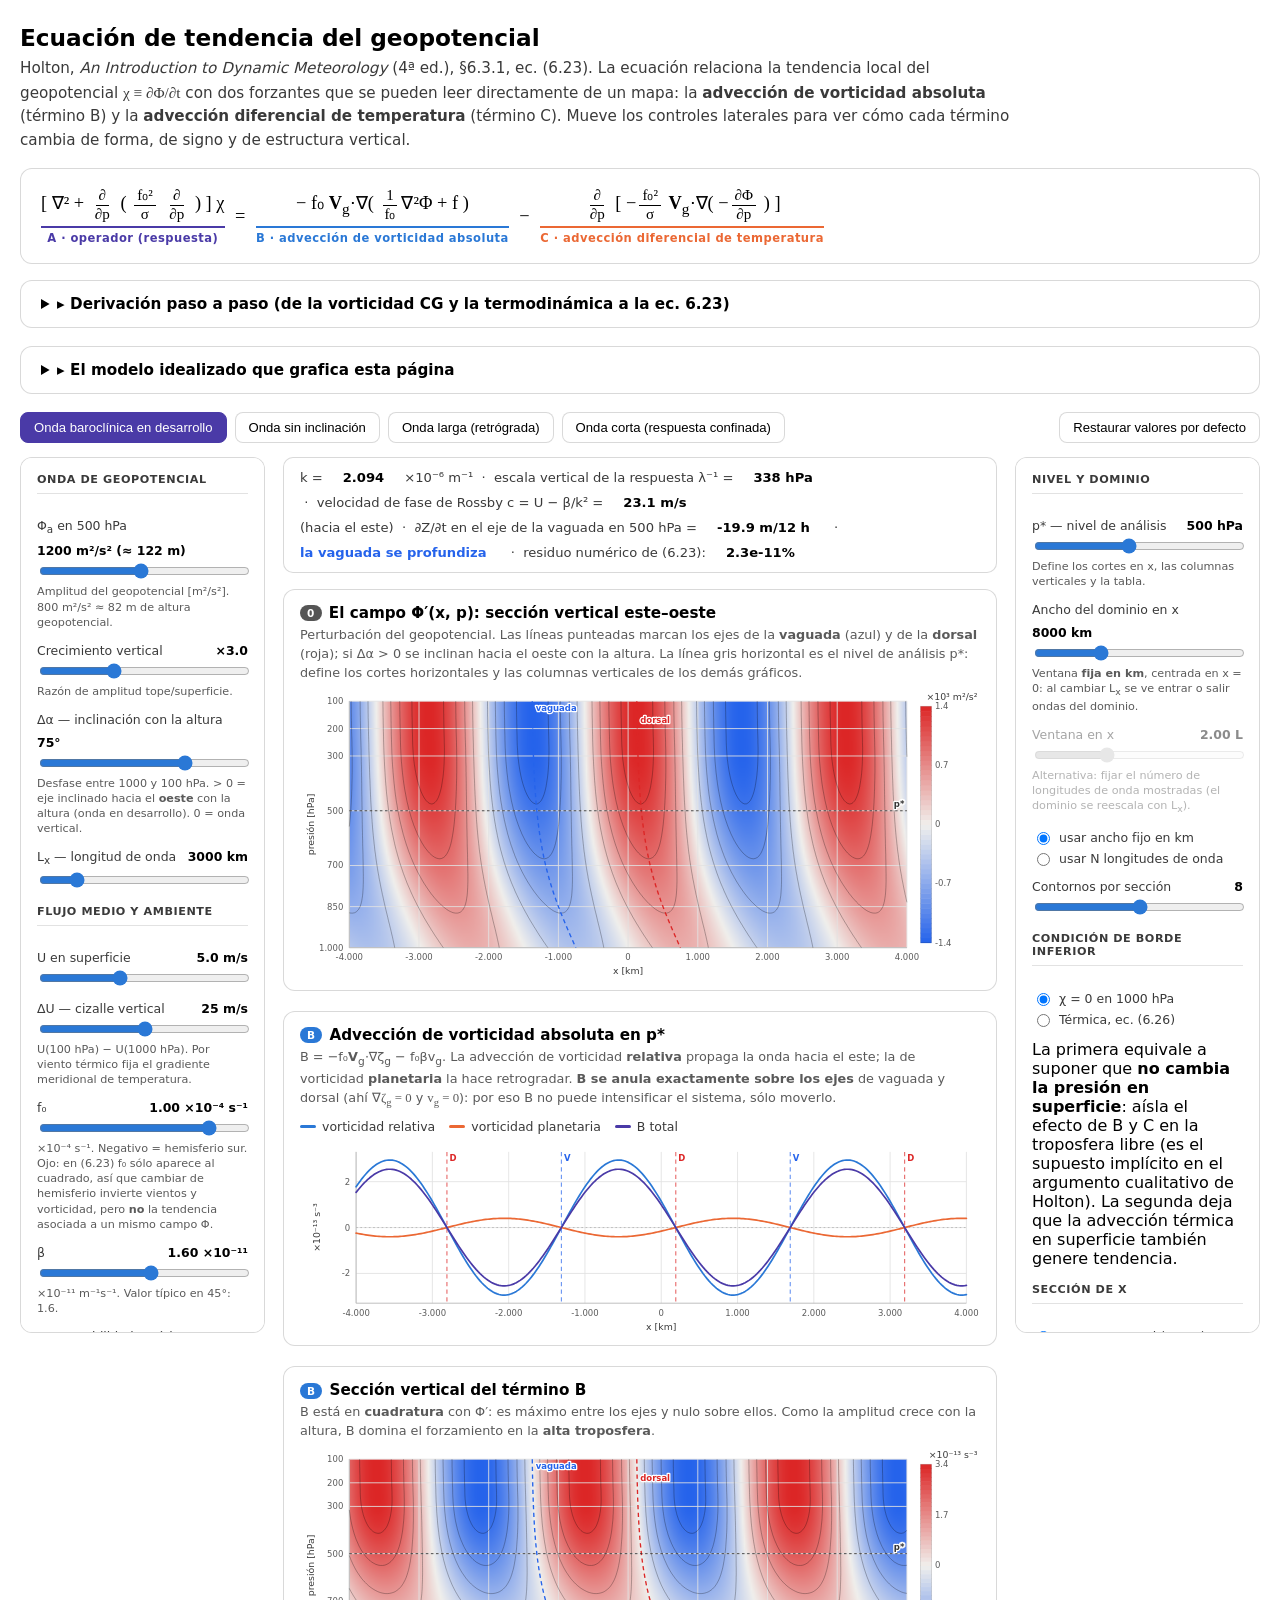
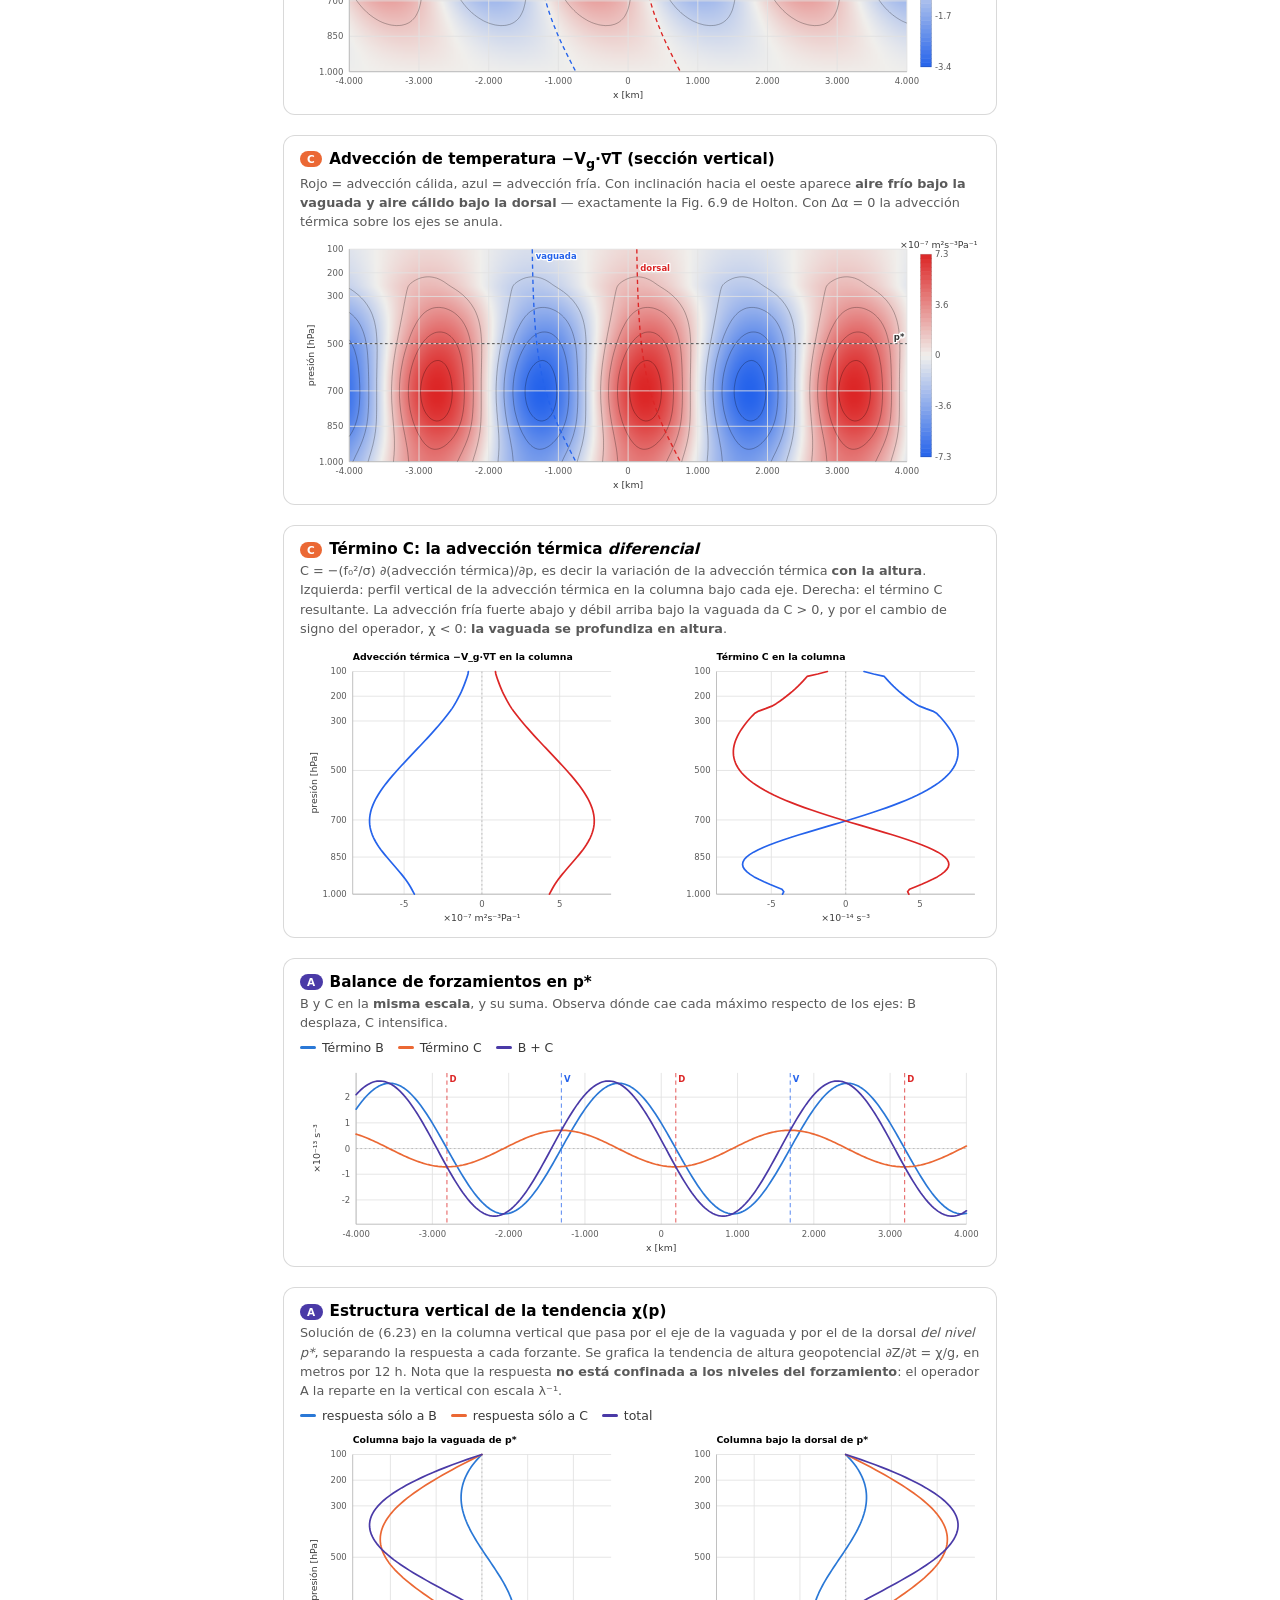
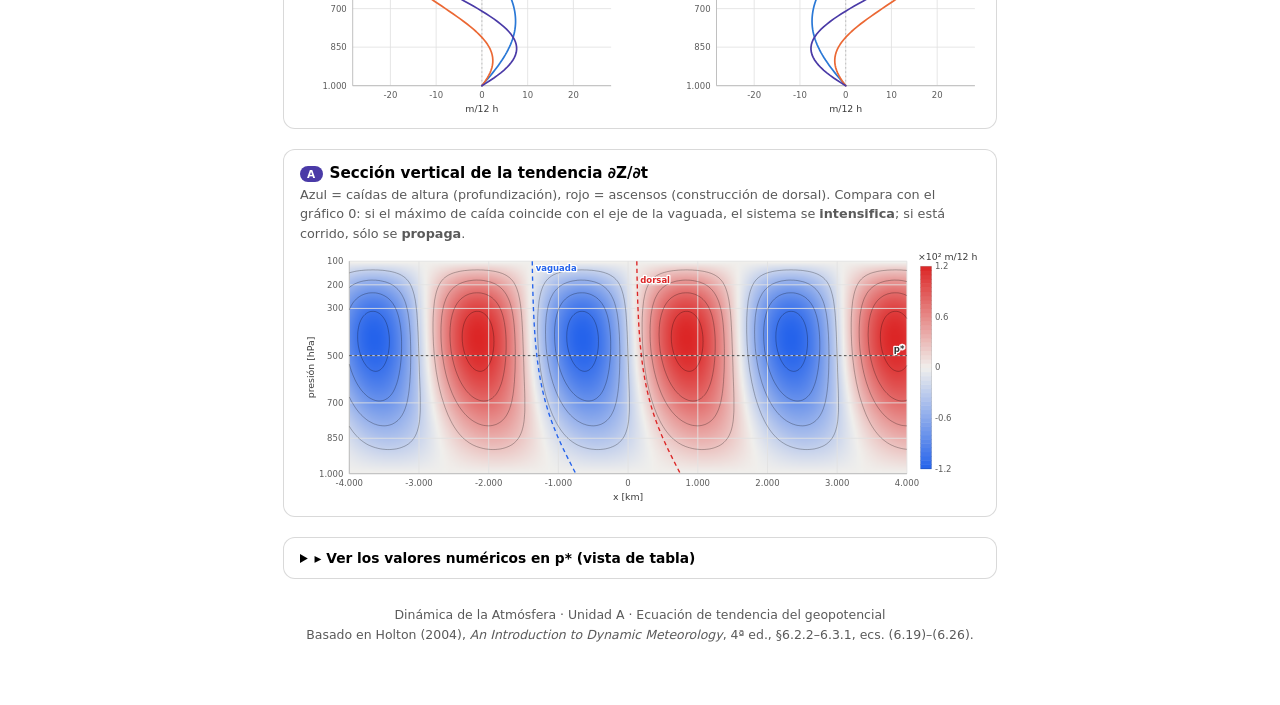
<file: teaching/tendencia_geopotencial_interactiva.html>
<!DOCTYPE html>
<html lang="es">
<head>
<meta charset="UTF-8">
<meta name="viewport" content="width=device-width, initial-scale=1.0">
<title>Ecuación de tendencia del geopotencial — interactivo (Holton, cap. 6)</title>
<style>
  .viz-root {
    color-scheme: light;
    --surface-1:      #ffffff;
    --surface-2:      #fafaf9;
    --page-plane:     #f2f2f2;
    --text-primary:   #000000;
    --text-secondary: #3a3a3a;
    --text-muted:     #5a5a5a;
    --gridline:       #e2e2e2;
    --baseline:       #b5b5b5;
    --border:         rgba(0,0,0,0.15);
    --series-1: #2a78d6; /* azul    */
    --series-2: #eb6834; /* naranjo */
    --series-3: #1baf7a; /* aqua    */
    --series-4: #4a3aa7; /* violeta */
    --div-low:  #2563eb; /* diverging: negativo (azul) */
    --div-mid:  #f0efec; /* diverging: cero (gris neutro) */
    --div-high: #dc2626; /* diverging: positivo (rojo) */
    --accent-warn: #b45309;
  }

  * { box-sizing: border-box; }
  html, body {
    margin: 0; padding: 0;
    background: var(--page-plane);
    font-family: system-ui, -apple-system, "Segoe UI", sans-serif;
    color: var(--text-primary);
  }
  .viz-root { max-width: 1460px; margin: 0 auto; padding: 24px 20px 60px; }

  h1 { font-size: 1.45rem; margin: 0 0 6px; }
  .subtitle { color: var(--text-secondary); font-size: 0.95rem; margin: 0 0 16px; line-height: 1.55; max-width: 1000px; }
  code, .mono { font-family: "Cambria Math", Cambria, Georgia, serif; }

  /* ---------- bloque de ecuación ---------- */
  .eqbox {
    background: var(--surface-1); border: 1px solid var(--border); border-radius: 12px;
    padding: 18px 20px; margin-bottom: 16px; overflow-x: auto;
  }
  .eq { font-family: "Cambria Math", Cambria, Georgia, serif; font-size: 1.15rem;
        display: flex; align-items: center; gap: 6px; flex-wrap: nowrap; white-space: nowrap; }
  .eq .grp { display: inline-flex; flex-direction: column; align-items: center; }
  .eq .grp .under { border-top: 2px solid currentColor; margin-top: 3px; width: 100%; }
  .eq .grp .tag { font-size: 0.72rem; font-family: system-ui, sans-serif; letter-spacing: .04em;
                  margin-top: 3px; font-weight: 700; }
  .tagA { color: var(--series-4); }
  .tagB { color: var(--series-1); }
  .tagC { color: var(--series-2); }
  .frac { display: inline-flex; flex-direction: column; align-items: center; vertical-align: middle;
          margin: 0 3px; font-size: 0.82em; line-height: 1.15; }
  .frac .num { border-bottom: 1.2px solid currentColor; padding: 0 3px; }
  .frac .den { padding: 0 3px; }

  details.deriv { background: var(--surface-1); border: 1px solid var(--border); border-radius: 12px;
                  padding: 0 20px; margin-bottom: 18px; }
  details.deriv > summary { cursor: pointer; padding: 14px 0; font-weight: 600; font-size: 0.95rem; }
  details.deriv .body { padding-bottom: 16px; font-size: 0.9rem; line-height: 1.65; color: var(--text-secondary); }
  details.deriv .body ol { padding-left: 20px; }
  details.deriv .body li { margin-bottom: 12px; }
  details.deriv .eq { display: block; font-size: 1.02rem; margin: 9px 0; white-space: normal; }
  details.deriv .eq b { font-weight: 700; }
  .note { background: var(--surface-2); border-left: 3px solid var(--series-4);
          padding: 10px 14px; border-radius: 0 8px 8px 0; margin: 12px 0; }

  .toolbar { display:flex; justify-content: space-between; align-items:center; margin-bottom: 14px; flex-wrap: wrap; gap: 10px;}
  .presets { display:flex; gap:8px; flex-wrap: wrap; }
  button.btn {
    border: 1px solid var(--border); background: var(--surface-1); color: var(--text-primary);
    padding: 7px 13px; border-radius: 8px; font-size: 0.82rem; cursor: pointer;
  }
  button.btn:hover { background: var(--gridline); }
  button.btn.active { background: var(--series-4); color: #fff; border-color: var(--series-4); }

  .layout-grid { display: grid; grid-template-columns: 245px minmax(0, 1fr) 245px; gap: 18px; align-items: start; }
  .side-panel {
    background: var(--surface-1); border: 1px solid var(--border); border-radius: 12px;
    padding: 15px 16px; position: sticky; top: 12px; display: flex; flex-direction: column; gap: 15px;
    max-height: calc(100vh - 24px); overflow-y: auto;
  }
  .side-panel .group h2 {
    font-size: 0.7rem; text-transform: uppercase; letter-spacing: 0.05em;
    color: var(--text-secondary); margin: 0 0 11px; padding-bottom: 7px; border-bottom: 1px solid var(--gridline);
  }
  .side-panel .group { display: flex; flex-direction: column; gap: 13px; }
  .center-col { min-width: 0; }

  .ctrl { display: flex; flex-direction: column; gap: 3px; }
  .ctrl label { font-size: 0.78rem; color: var(--text-secondary); display: flex; justify-content: space-between; gap: 8px; flex-wrap: wrap; }
  .ctrl label .val { color: var(--text-primary); font-variant-numeric: tabular-nums; font-weight: 600; }
  .ctrl input[type="range"] { width: 100%; accent-color: var(--series-1); cursor: pointer; }
  .ctrl .hint { font-size: 0.7rem; color: var(--text-muted); line-height: 1.35; }
  .radio-row { display:flex; flex-direction: column; gap: 5px; font-size: 0.78rem; color: var(--text-secondary); }
  .radio-row label { display:flex; align-items:center; justify-content: flex-start; gap: 6px; cursor: pointer; }

  .info-strip {
    display: flex; flex-wrap: wrap; gap: 10px 20px;
    font-size: 0.82rem; color: var(--text-secondary);
    margin-bottom: 16px; padding: 12px 16px;
    background: var(--surface-1); border: 1px solid var(--border); border-radius: 10px;
  }
  .info-strip b { color: var(--text-primary); font-variant-numeric: tabular-nums; }
  .verdict { font-weight: 700; }
  .verdict.deep { color: var(--div-low); }
  .verdict.fill { color: var(--div-high); }
  .verdict.none { color: var(--text-muted); }

  .chart-card {
    background: var(--surface-1); border: 1px solid var(--border); border-radius: 12px;
    padding: 14px 16px 10px; margin-bottom: 20px; position: relative;
  }
  .chart-title { font-size: 0.95rem; font-weight: 700; margin: 0 0 3px; }
  .chart-title .badge {
    font-size: 0.66rem; padding: 2px 7px; border-radius: 999px; vertical-align: middle;
    margin-right: 7px; font-weight: 700; letter-spacing: .04em; color: #fff;
  }
  .badge.A { background: var(--series-4); }
  .badge.B { background: var(--series-1); }
  .badge.C { background: var(--series-2); }
  .badge.M { background: #555; }
  .chart-note { font-size: 0.8rem; color: var(--text-muted); margin: 0 0 8px; line-height: 1.5; }
  .legend { display:flex; gap: 14px; flex-wrap: wrap; font-size: 0.78rem; color: var(--text-secondary); margin: 2px 0 6px; }
  .legend span.k { display:inline-flex; align-items:center; gap:6px; }
  .legend i { width: 16px; height: 3px; border-radius: 2px; display:inline-block; }
  svg { display: block; width: 100%; height: auto; }
  .axis-line { stroke: var(--baseline); stroke-width: 1; fill: none; }
  .grid-line { stroke: var(--gridline); stroke-width: 1; }
  .tick-label { fill: var(--text-muted); font-size: 10px; }
  .axis-label { fill: var(--text-secondary); font-size: 11px; }
  .series-path { fill: none; stroke-width: 2; stroke-linejoin: round; stroke-linecap: round; }
  .contour-path { fill: none; stroke-width: 1; stroke: rgba(0,0,0,0.32); }
  .axis-marker { stroke-width: 1.6; stroke-dasharray: 5 4; fill: none; }
  .zero-line { stroke: var(--baseline); stroke-width: 1; stroke-dasharray: 2 3; }
  .cross-line { stroke: #333; stroke-width: 1; stroke-dasharray: 3 3; }
  .panel-title { fill: var(--text-primary); font-size: 11px; font-weight: 700; }
  .inline-lbl { font-size: 10px; font-weight: 700; paint-order: stroke; stroke: #fff; stroke-width: 3px; stroke-linejoin: round; }

  .tooltip {
    position: fixed; pointer-events: none; z-index: 50; opacity: 0;
    background: rgba(255,255,255,0.97); border: 1px solid var(--border);
    border-radius: 8px; padding: 7px 10px; font-size: 0.76rem; color: var(--text-primary);
    box-shadow: 0 4px 14px rgba(0,0,0,0.13); transition: opacity .08s linear; max-width: 260px;
  }
  .tooltip b { font-variant-numeric: tabular-nums; }
  .tooltip .row { display:flex; justify-content: space-between; gap: 12px; }
  .tooltip .row i { width: 10px; height: 3px; border-radius: 2px; display:inline-block; margin-right: 5px; }

  details.tablewrap { background: var(--surface-1); border: 1px solid var(--border); border-radius: 12px; padding: 0 16px; margin-bottom: 20px; }
  details.tablewrap > summary { cursor:pointer; padding: 12px 0; font-size: 0.86rem; font-weight: 600; }
  table.data { width: 100%; border-collapse: collapse; font-size: 0.76rem; margin-bottom: 14px; }
  table.data th, table.data td { padding: 5px 8px; text-align: right; border-bottom: 1px solid var(--gridline); font-variant-numeric: tabular-nums; }
  table.data th { color: var(--text-secondary); font-weight: 600; text-align: right; }
  table.data td:first-child, table.data th:first-child { text-align: left; }

  footer { text-align:center; color: var(--text-muted); font-size: 0.78rem; margin-top: 26px; line-height:1.6; }

  @media (max-width: 1100px) {
    .layout-grid { grid-template-columns: 1fr; }
    .side-panel { position: static; max-height: none; }
  }
</style>
</head>
<body>
<div class="viz-root">

  <h1>Ecuación de tendencia del geopotencial</h1>
  <p class="subtitle">
    Holton, <i>An Introduction to Dynamic Meteorology</i> (4ª ed.), §6.3.1, ec. (6.23).
    La ecuación relaciona la tendencia local del geopotencial <span class="mono">&chi; &equiv; &part;&Phi;/&part;t</span>
    con dos forzantes que se pueden leer directamente de un mapa: la <b>advección de vorticidad absoluta</b> (término B)
    y la <b>advección diferencial de temperatura</b> (término C).
    Mueve los controles laterales para ver cómo cada término cambia de forma, de signo y de estructura vertical.
  </p>

  <div class="eqbox">
    <div class="eq">
      <span class="grp">
        <span>[ &nabla;&sup2; + <span class="frac"><span class="num">&part;</span><span class="den">&part;p</span></span>
          ( <span class="frac"><span class="num">f&#8320;&sup2;</span><span class="den">&sigma;</span></span>
          <span class="frac"><span class="num">&part;</span><span class="den">&part;p</span></span> ) ] &chi;</span>
        <span class="under" style="border-color:var(--series-4)"></span>
        <span class="tag tagA">A · operador (respuesta)</span>
      </span>
      <span>&nbsp;=&nbsp;</span>
      <span class="grp">
        <span>&minus; f&#8320; <b>V</b><sub>g</sub>&sdot;&nabla;( <span class="frac"><span class="num">1</span><span class="den">f&#8320;</span></span>&nabla;&sup2;&Phi; + f )</span>
        <span class="under" style="border-color:var(--series-1)"></span>
        <span class="tag tagB">B · advección de vorticidad absoluta</span>
      </span>
      <span>&nbsp;&minus;&nbsp;</span>
      <span class="grp">
        <span><span class="frac"><span class="num">&part;</span><span class="den">&part;p</span></span>
          [ &minus;<span class="frac"><span class="num">f&#8320;&sup2;</span><span class="den">&sigma;</span></span>
          <b>V</b><sub>g</sub>&sdot;&nabla;( &minus;<span class="frac"><span class="num">&part;&Phi;</span><span class="den">&part;p</span></span> ) ]</span>
        <span class="under" style="border-color:var(--series-2)"></span>
        <span class="tag tagC">C · advección diferencial de temperatura</span>
      </span>
    </div>
  </div>

  <details class="deriv">
    <summary>▸ Derivación paso a paso (de la vorticidad CG y la termodinámica a la ec. 6.23)</summary>
    <div class="body">
      <ol>
        <li>
          <b>Ecuación de vorticidad cuasi-geostrófica</b> (6.19). Partiendo de la ecuación de vorticidad
          escalada y eliminando la divergencia ageostrófica con la ecuación de continuidad:
          <div class="eq">&part;&zeta;<sub>g</sub>/&part;t = &minus;<b>V</b><sub>g</sub>&sdot;&nabla;(&zeta;<sub>g</sub>+f) + f&#8320; &part;&omega;/&part;p</div>
          Como <span class="mono">&zeta;<sub>g</sub> = (1/f&#8320;)&nabla;&sup2;&Phi;</span> y las derivadas parciales conmutan,
          con <span class="mono">&chi; &equiv; &part;&Phi;/&part;t</span> queda <b>(6.21)</b>:
          <div class="eq">(1/f&#8320;)&nabla;&sup2;&chi; = &minus;<b>V</b><sub>g</sub>&sdot;&nabla;((1/f&#8320;)&nabla;&sup2;&Phi; + f) + f&#8320; &part;&omega;/&part;p</div>
        </li>
        <li>
          <b>Ecuación termodinámica cuasi-geostrófica</b> (6.13b), con calentamiento diabático J = 0:
          <div class="eq">&part;/&part;t(&minus;&part;&Phi;/&part;p) = &minus;<b>V</b><sub>g</sub>&sdot;&nabla;(&minus;&part;&Phi;/&part;p) &minus; &sigma;&omega;</div>
          Multiplicando por f&#8320;/&sigma; y derivando respecto de p se obtiene <b>(6.22)</b>:
          <div class="eq">&part;/&part;p( (f&#8320;/&sigma;) &part;&chi;/&part;p ) = &minus;&part;/&part;p[ (f&#8320;/&sigma;) <b>V</b><sub>g</sub>&sdot;&nabla;(&part;&Phi;/&part;p) ] &minus; f&#8320; &part;&omega;/&part;p</div>
        </li>
        <li>
          <b>Se elimina &omega;.</b> Nota que &omega; aparece con signos opuestos: en (6.21) el estiramiento
          <span class="mono">&part;&omega;/&part;p &gt; 0</span> genera vorticidad, y en (6.22) destruye la misma cantidad de
          <i>vorticidad de estiramiento</i> (anomalía normalizada de estabilidad estática). Multiplicando ambas por f&#8320;
          y sumando, el término de &omega; se cancela exactamente y se obtiene <b>(6.23)</b>:
          <div class="eq">[&nabla;&sup2; + &part;/&part;p(f&#8320;&sup2;/&sigma; &part;/&part;p)]&chi;
            = &minus;f&#8320;<b>V</b><sub>g</sub>&sdot;&nabla;((1/f&#8320;)&nabla;&sup2;&Phi; + f)
            &minus; &part;/&part;p[&minus;(f&#8320;&sup2;/&sigma;)<b>V</b><sub>g</sub>&sdot;&nabla;(&minus;&part;&Phi;/&part;p)]</div>
          Si se conoce &Phi; en un instante, B y C son <i>funciones forzantes conocidas</i> y (6.23) es una EDP
          lineal en la incógnita &chi;.
        </li>
      </ol>
      <div class="note">
        <b>El signo, que es lo que más se equivoca.</b> Para una perturbación tipo onda
        <span class="mono">&chi; &prop; cos(kx)</span>, el término A actúa como
        <span class="mono">&minus;(k&sup2;+l&sup2;+&lambda;&sup2;)&chi;</span>: es <b>proporcional a menos &chi;</b>.
        Por lo tanto <b>&chi; tiene signo opuesto al forzamiento B+C</b>. Forzamiento negativo ⇒ &chi; &gt; 0 ⇒ se construye dorsal.
        Forzamiento positivo ⇒ &chi; &lt; 0 ⇒ se profundiza la vaguada.
      </div>
      <div class="note">
        <b>Conexión con la vorticidad potencial cuasi-geostrófica.</b> Usando la regla de la cadena en C y el
        viento térmico (<span class="mono">f&#8320;&part;<b>V</b><sub>g</sub>/&part;p = <b>k</b>&times;&nabla;(&part;&Phi;/&part;p)</span>,
        que hace desaparecer un término por perpendicularidad), (6.23) se reescribe como una simple conservación,
        ec. (6.24)–(6.25):
        <div class="eq">D<sub>g</sub>q/Dt = 0, &nbsp; q = (1/f&#8320;)&nabla;&sup2;&Phi; + f + &part;/&part;p( (f&#8320;/&sigma;)&part;&Phi;/&part;p )</div>
        es decir: vorticidad relativa + planetaria + de estiramiento, conservada siguiendo el movimiento geostrófico.
      </div>
    </div>
  </details>

  <details class="deriv">
    <summary>▸ El modelo idealizado que grafica esta página</summary>
    <div class="body">
      Se usa la distribución de Holton (6.20) extendida a tres dimensiones, con
      <span class="mono">l = 0</span> (corte este–oeste, sin estructura meridional de la onda):
      <div class="eq">&Phi;(x,p) = &Phi;&#8320;(p) &minus; f&#8320; U(p) y + &Phi;<sub>a</sub>(p) sin[ kx + &alpha;(p) ]</div>
      <ul>
        <li><span class="mono">U(p)</span>: viento zonal medio. Crece desde la superficie hasta el <b>nivel del jet</b> (≈250 hPa) y ahí se hace constante. Por viento térmico, el cizalle fija el gradiente meridional de temperatura: intenso abajo, nulo sobre el jet.</li>
        <li><span class="mono">&Phi;<sub>a</sub>(p)</span>: amplitud de la onda. Crece con la altura y <b>satura en la tropopausa</b>, igual que U.</li>
        <li><span class="mono">&alpha;(p)</span>: <b>fase</b>. Si &alpha; crece hacia arriba, el eje de la vaguada se corre hacia el <b>oeste</b> con la altura: es la <i>inclinación</i> característica de una onda baroclínica en desarrollo. La inclinación se concentra en la baja troposfera.</li>
      </ul>
      Con este campo, la autoadvección de vorticidad por la onda se anula
      (<span class="mono">u&prime;<sub>g</sub>&part;&zeta;<sub>g</sub>/&part;x + v&prime;<sub>g</sub>&part;&zeta;<sub>g</sub>/&part;y = 0</span>),
      de modo que todo es analítico salvo las derivadas en p, que se calculan numéricamente:
      <div class="eq">B = &Phi;<sub>a</sub> k ( U k&sup2; &minus; &beta; ) cos(kx+&alpha;)</div>
      <div class="eq">&minus;<b>V</b><sub>g</sub>&sdot;&nabla;T&nbsp;&prop;&nbsp; k [ (U &Phi;&prime;<sub>a</sub> &minus; U&prime; &Phi;<sub>a</sub>) cos(kx+&alpha;) &minus; U &Phi;<sub>a</sub> &alpha;&prime; sin(kx+&alpha;) ]</div>
      <div class="eq">C = &minus;(f&#8320;&sup2;/&sigma;) &part;/&part;p [ &minus;<b>V</b><sub>g</sub>&sdot;&nabla;(&minus;&part;&Phi;/&part;p) ]</div>
      Además, tanto la amplitud <span class="mono">&Phi;<sub>a</sub></span> como el viento medio
      <span class="mono">U</span> <b>saturan en la tropopausa</b> (nivel del jet, ≈250 hPa) y la inclinación se
      concentra bajo ~600 hPa. Por eso la advección térmica es intensa en la baja troposfera y se anula arriba,
      tal como describe Holton («above the 500-hPa level the temperature gradient is usually weaker…»).
      <br><br>
      La ecuación (6.23) se resuelve como problema de contorno en p (esquema tridiagonal, 91 niveles entre
      1000 y 100 hPa) con &chi; = 0 en el tope y, en la base, una de dos opciones seleccionables en el panel derecho:
      <b>(i)</b> &chi; = 0 en 1000 hPa — equivale a suponer que la presión en superficie no cambia, que es el supuesto
      implícito del argumento cualitativo de Holton; o <b>(ii)</b> la condición térmica (6.26),
      <span class="mono">&part;&chi;/&part;p|<sub>p&#8320;</sub> = &minus;[&minus;<b>V</b><sub>g</sub>&sdot;&nabla;(&minus;&part;&Phi;/&part;p)]<sub>p&#8320;</sub></span>,
      que deja que la advección térmica en superficie también genere tendencia.
    </div>
  </details>

  <div class="toolbar">
    <div class="presets">
      <button class="btn" data-preset="baroclinic">Onda baroclínica en desarrollo</button>
      <button class="btn" data-preset="notilt">Onda sin inclinación</button>
      <button class="btn" data-preset="long">Onda larga (retrógrada)</button>
      <button class="btn" data-preset="short">Onda corta (respuesta confinada)</button>
    </div>
    <button class="btn" id="resetBtn">Restaurar valores por defecto</button>
  </div>

  <div class="layout-grid">

    <!-- ===== Panel izquierdo: parámetros físicos ===== -->
    <aside class="side-panel">
      <div class="group">
        <h2>Onda de geopotencial</h2>

        <div class="ctrl">
          <label><span>&Phi;<sub>a</sub> en 500 hPa</span> <span class="val" id="v_amp"></span></label>
          <input type="range" id="amp" min="0" max="2500" step="25">
          <span class="hint">Amplitud del geopotencial [m²/s²]. 800 m²/s² ≈ 82 m de altura geopotencial.</span>
        </div>

        <div class="ctrl">
          <label>Crecimiento vertical <span class="val" id="v_grow"></span></label>
          <input type="range" id="grow" min="0.4" max="8" step="0.1">
          <span class="hint">Razón de amplitud tope/superficie.</span>
        </div>

        <div class="ctrl">
          <label>&Delta;&alpha; — inclinación con la altura <span class="val" id="v_tilt"></span></label>
          <input type="range" id="tilt" min="-180" max="180" step="5">
          <span class="hint">Desfase entre 1000 y 100 hPa. &gt; 0 = eje inclinado hacia el <b>oeste</b> con la altura (onda en desarrollo). 0 = onda vertical.</span>
        </div>

        <div class="ctrl">
          <label><span>L<sub>x</sub> — longitud de onda</span> <span class="val" id="v_L"></span></label>
          <input type="range" id="L" min="1000" max="14000" step="100">
        </div>
      </div>

      <div class="group">
        <h2>Flujo medio y ambiente</h2>

        <div class="ctrl">
          <label>U en superficie <span class="val" id="v_U0"></span></label>
          <input type="range" id="U0" min="-10" max="30" step="0.5">
        </div>

        <div class="ctrl">
          <label>&Delta;U — cizalle vertical <span class="val" id="v_dU"></span></label>
          <input type="range" id="dU" min="-20" max="70" step="1">
          <span class="hint">U(100 hPa) − U(1000 hPa). Por viento térmico fija el gradiente meridional de temperatura.</span>
        </div>

        <div class="ctrl">
          <label>f&#8320; <span class="val" id="v_f0"></span></label>
          <input type="range" id="f0" min="-1.5" max="1.5" step="0.05">
          <span class="hint">×10⁻⁴ s⁻¹. Negativo = hemisferio sur. Ojo: en (6.23) f&#8320; sólo aparece al cuadrado, así que cambiar de hemisferio invierte vientos y vorticidad, pero <b>no</b> la tendencia asociada a un mismo campo &Phi;.</span>
        </div>

        <div class="ctrl">
          <label>&beta; <span class="val" id="v_beta"></span></label>
          <input type="range" id="beta" min="0" max="3" step="0.05">
          <span class="hint">×10⁻¹¹ m⁻¹s⁻¹. Valor típico en 45°: 1.6.</span>
        </div>

        <div class="ctrl">
          <label>&sigma; — estabilidad estática <span class="val" id="v_sigma"></span></label>
          <input type="range" id="sigma" min="0.4" max="6" step="0.1">
          <span class="hint">×10⁻⁶ m²Pa⁻²s⁻². Controla la escala vertical λ⁻¹ de la respuesta.</span>
        </div>
      </div>
    </aside>

    <!-- ===== Columna central ===== -->
    <main class="center-col">
      <div class="info-strip" id="infoStrip"></div>

      <!-- 0) estructura del campo -->
      <div class="chart-card">
        <p class="chart-title"><span class="badge M">0</span>El campo &Phi;&prime;(x, p): sección vertical este–oeste</p>
        <p class="chart-note">
          Perturbación del geopotencial. Las líneas punteadas marcan los ejes de la <b>vaguada</b> (azul) y de la
          <b>dorsal</b> (roja); si &Delta;&alpha; &gt; 0 se inclinan hacia el oeste con la altura. La línea gris horizontal
          es el nivel de análisis p*: define los cortes horizontales y las columnas verticales de los demás gráficos.
        </p>
        <svg id="svgPhi" viewBox="0 0 800 340"></svg>
      </div>

      <!-- 1) término B -->
      <div class="chart-card">
        <p class="chart-title"><span class="badge B">B</span>Advección de vorticidad absoluta en p*</p>
        <p class="chart-note">
          B = &minus;f&#8320;<b>V</b><sub>g</sub>&sdot;&nabla;&zeta;<sub>g</sub> &minus; f&#8320;&beta;v<sub>g</sub>.
          La advección de vorticidad <b>relativa</b> propaga la onda hacia el este; la de vorticidad
          <b>planetaria</b> la hace retrogradar. <b>B se anula exactamente sobre los ejes</b> de vaguada y dorsal
          (ahí <span class="mono">&nabla;&zeta;<sub>g</sub> = 0</span> y <span class="mono">v<sub>g</sub> = 0</span>):
          por eso B no puede intensificar el sistema, sólo moverlo.
        </p>
        <div class="legend" id="legB"></div>
        <svg id="svgB" viewBox="0 0 800 230"></svg>
      </div>

      <div class="chart-card">
        <p class="chart-title"><span class="badge B">B</span>Sección vertical del término B</p>
        <p class="chart-note">
          B está en <b>cuadratura</b> con &Phi;&prime;: es máximo entre los ejes y nulo sobre ellos. Como la amplitud
          crece con la altura, B domina el forzamiento en la <b>alta troposfera</b>.
        </p>
        <svg id="svgBsec" viewBox="0 0 800 300"></svg>
      </div>

      <!-- 2) advección térmica -->
      <div class="chart-card">
        <p class="chart-title"><span class="badge C">C</span>Advección de temperatura &minus;<b>V</b><sub>g</sub>&sdot;&nabla;T (sección vertical)</p>
        <p class="chart-note">
          Rojo = advección cálida, azul = advección fría. Con inclinación hacia el oeste aparece <b>aire frío bajo la
          vaguada y aire cálido bajo la dorsal</b> — exactamente la Fig. 6.9 de Holton. Con &Delta;&alpha; = 0 la advección
          térmica sobre los ejes se anula.
        </p>
        <svg id="svgAdv" viewBox="0 0 800 300"></svg>
      </div>

      <div class="chart-card">
        <p class="chart-title"><span class="badge C">C</span>Término C: la advección térmica <i>diferencial</i></p>
        <p class="chart-note">
          C = &minus;(f&#8320;&sup2;/&sigma;) &part;(advección térmica)/&part;p, es decir la variación de la advección
          térmica <b>con la altura</b>. Izquierda: perfil vertical de la advección térmica en la columna bajo cada eje.
          Derecha: el término C resultante. La advección fría fuerte abajo y débil arriba bajo la vaguada da C &gt; 0,
          y por el cambio de signo del operador, &chi; &lt; 0: <b>la vaguada se profundiza en altura</b>.
        </p>
        <svg id="svgC" viewBox="0 0 800 330"></svg>
      </div>

      <!-- 3) balance -->
      <div class="chart-card">
        <p class="chart-title"><span class="badge A">A</span>Balance de forzamientos en p*</p>
        <p class="chart-note">
          B y C en la <b>misma escala</b>, y su suma. Observa dónde cae cada máximo respecto de los ejes:
          B desplaza, C intensifica.
        </p>
        <div class="legend" id="legBal"></div>
        <svg id="svgBal" viewBox="0 0 800 230"></svg>
      </div>

      <!-- 4) chi vertical -->
      <div class="chart-card">
        <p class="chart-title"><span class="badge A">A</span>Estructura vertical de la tendencia &chi;(p)</p>
        <p class="chart-note">
          Solución de (6.23) en la columna vertical que pasa por el eje de la vaguada y por el de la dorsal
          <i>del nivel p*</i>, separando la respuesta a cada forzante. Se grafica la tendencia de altura geopotencial &part;Z/&part;t = &chi;/g, en metros por 12 h.
          Nota que la respuesta <b>no está confinada a los niveles del forzamiento</b>: el operador A la reparte
          en la vertical con escala &lambda;&#8315;&sup1;.
        </p>
        <div class="legend" id="legChi"></div>
        <svg id="svgChi" viewBox="0 0 800 340"></svg>
      </div>

      <div class="chart-card">
        <p class="chart-title"><span class="badge A">A</span>Sección vertical de la tendencia &part;Z/&part;t</p>
        <p class="chart-note" id="chiSecNote">
          Azul = caídas de altura (profundización), rojo = ascensos (construcción de dorsal). Compara con el
          gráfico 0: si el máximo de caída coincide con el eje de la vaguada, el sistema se <b>intensifica</b>;
          si está corrido, sólo se <b>propaga</b>.
        </p>
        <svg id="svgChiSec" viewBox="0 0 800 300"></svg>
      </div>

      <details class="tablewrap">
        <summary>▸ Ver los valores numéricos en p* (vista de tabla)</summary>
        <div id="tableHost"></div>
      </details>

      <footer>
        Dinámica de la Atmósfera · Unidad A · Ecuación de tendencia del geopotencial<br>
        Basado en Holton (2004), <i>An Introduction to Dynamic Meteorology</i>, 4ª ed., §6.2.2–6.3.1, ecs. (6.19)–(6.26).
      </footer>
    </main>

    <!-- ===== Panel derecho: visualización ===== -->
    <aside class="side-panel">
      <div class="group">
        <h2>Nivel y dominio</h2>

        <div class="ctrl">
          <label>p* — nivel de análisis <span class="val" id="v_plev"></span></label>
          <input type="range" id="plev" min="100" max="1000" step="10">
          <span class="hint">Define los cortes en x, las columnas verticales y la tabla.</span>
        </div>

        <div class="ctrl">
          <label>Ancho del dominio en x <span class="val" id="v_xspan"></span></label>
          <input type="range" id="xspan" min="1000" max="24000" step="500">
          <span class="hint">Ventana <b>fija en km</b>, centrada en x = 0: al cambiar L<sub>x</sub> se ve entrar o salir ondas del dominio.</span>
        </div>

        <div class="ctrl">
          <label>Ventana en x <span class="val" id="v_nwaves"></span></label>
          <input type="range" id="nwaves" min="1" max="4" step="0.25">
          <span class="hint">Alternativa: fijar el número de longitudes de onda mostradas (el dominio se reescala con L<sub>x</sub>).</span>
        </div>

        <div class="ctrl">
          <div class="radio-row">
            <label><input type="radio" name="xmode" value="fixed" checked> usar ancho fijo en km</label>
            <label><input type="radio" name="xmode" value="waves"> usar N longitudes de onda</label>
          </div>
        </div>

        <div class="ctrl">
          <label>Contornos por sección <span class="val" id="v_nlev"></span></label>
          <input type="range" id="nlev" min="0" max="16" step="2">
        </div>
      </div>

      <div class="group">
        <h2>Condición de borde inferior</h2>
        <div class="radio-row">
          <label><input type="radio" name="bcbot" value="D" checked> &chi; = 0 en 1000 hPa</label>
          <label><input type="radio" name="bcbot" value="N"> Térmica, ec. (6.26)</label>
        </div>
        <span class="hint">La primera equivale a suponer que <b>no cambia la presión en superficie</b>: aísla el efecto de B y C en la troposfera libre (es el supuesto implícito en el argumento cualitativo de Holton). La segunda deja que la advección térmica en superficie también genere tendencia.</span>
      </div>

      <div class="group">
        <h2>Sección de &chi;</h2>
        <div class="radio-row">
          <label><input type="radio" name="chimode" value="tot" checked> Respuesta total (B + C)</label>
          <label><input type="radio" name="chimode" value="B"> Sólo término B</label>
          <label><input type="radio" name="chimode" value="C"> Sólo término C</label>
        </div>
      </div>

      <div class="group">
        <h2>Lecturas rápidas</h2>
        <div class="hint" id="readouts" style="font-size:0.75rem; line-height:1.7;"></div>
      </div>
    </aside>

  </div>
</div>

<div class="tooltip" id="tooltip"></div>

<script>
(function () {
  "use strict";

  /* ==================================================================
     0. Constantes, parámetros y presets
     ================================================================== */
  const P_TOP = 10000;      // Pa  (100 hPa)
  const P_BOT = 100000;     // Pa  (1000 hPa)
  const NP    = 91;         // niveles  -> dp = 1000 Pa = 10 hPa
  const DP    = (P_BOT - P_TOP) / (NP - 1);
  const NX    = 321;        // puntos en x
  const G     = 9.81;
  const SEC12H = 43200;
  const XI_S  = 0.40;       // concentración de la inclinación en niveles bajos
  const XI_JET = 0.83;      // nivel del jet (xi) ~ 250 hPa

  const PGRID = new Float64Array(NP);
  for (let j = 0; j < NP; j++) PGRID[j] = P_TOP + j * DP;   // j=0 -> tope

  const DEFAULTS = {
    amp: 1200, grow: 3.0, tilt: 75, L: 3000,
    U0: 5, dU: 25, f0: 1.0, beta: 1.6, sigma: 2.0,
    plev: 500, xspan: 8000, nwaves: 2, nlev: 8
  };

  const PRESETS = {
    baroclinic: {},                                                  // = defaults
    notilt:     { tilt: 0 },
    long:       { L: 10000, tilt: 25, U0: 5, dU: 15, plev: 500, xspan: 20000 },
    short:      { L: 1600, tilt: 60, grow: 4, plev: 300, xspan: 8000 }
  };

  const IDS = ["amp","grow","tilt","L","U0","dU","f0","beta","sigma","plev","xspan","nwaves","nlev"];
  const els = {};
  IDS.forEach(id => els[id] = document.getElementById(id));

  function applyParams(obj) {
    IDS.forEach(id => { if (obj[id] !== undefined) els[id].value = obj[id]; });
  }
  function setRadio(name, value) {
    const r = document.querySelector(`input[name="${name}"][value="${value}"]`);
    if (r) r.checked = true;
  }
  function loadDefaults() {
    applyParams(DEFAULTS);
    setRadio("xmode", "fixed");
    setRadio("bcbot", "D");
    setRadio("chimode", "tot");
  }

  /* ==================================================================
     1. Utilidades SVG / escalas / formato
     ================================================================== */
  const SVGNS = "http://www.w3.org/2000/svg";
  function svgEl(tag, attrs) {
    const el = document.createElementNS(SVGNS, tag);
    for (const k in attrs) el.setAttribute(k, attrs[k]);
    return el;
  }
  function clearSvg(svg) { while (svg.firstChild) svg.removeChild(svg.firstChild); }
  function cssVar(name) {
    return getComputedStyle(document.querySelector(".viz-root")).getPropertyValue(name).trim();
  }
  function linScale(domain, range) {
    const [d0, d1] = domain, [r0, r1] = range;
    const m = (r1 - r0) / ((d1 - d0) || 1e-30);
    return v => r0 + (v - d0) * m;
  }
  function niceTicks(min, max, count) {
    if (max < min) { const t = min; min = max; max = t; }
    if (max <= min) max = min + 1;
    const step0 = (max - min) / count;
    const mag = Math.pow(10, Math.floor(Math.log10(step0)));
    const norm = step0 / mag;
    let step;
    if (norm < 1.5) step = mag; else if (norm < 3) step = 2 * mag;
    else if (norm < 7) step = 5 * mag; else step = 10 * mag;
    const ticks = [];
    for (let v = Math.ceil(min / step) * step; v <= max + 1e-9; v += step)
      ticks.push(Math.round(v * 1e9) / 1e9);
    return ticks;
  }
  function fmt(v, d) {
    if (!isFinite(v)) return "—";
    if (v === 0) return "0";
    const av = Math.abs(v);
    if (d !== undefined) return v.toFixed(d);
    if (av >= 1000) return v.toLocaleString("es-CL", {maximumFractionDigits: 0});
    if (av >= 10)   return v.toLocaleString("es-CL", {maximumFractionDigits: 1});
    if (av >= 0.1)  return v.toLocaleString("es-CL", {maximumFractionDigits: 2});
    return v.toPrecision(2);
  }
  // Escoge un exponente común para una serie de valores; devuelve {scale, label}
  function pickExp(maxAbs) {
    if (!(maxAbs > 0) || !isFinite(maxAbs)) return {scale: 1, sup: null, pre: ""};
    const e = Math.floor(Math.log10(maxAbs));
    if (e === 0) return {scale: 1, sup: null, pre: ""};
    return {scale: Math.pow(10, e), sup: supStr(e), pre: "×10" + supStr(e) + " "};
  }
  const SUPS = {"-":"⁻","0":"⁰","1":"¹","2":"²","3":"³","4":"⁴","5":"⁵","6":"⁶","7":"⁷","8":"⁸","9":"⁹"};
  function supStr(e) { return String(e).split("").map(c => SUPS[c] || c).join(""); }

  /* --- marco cartesiano genérico --- */
  function drawFrame(svg, box, xDomain, yDomain, xLabel, yLabel, opts) {
    const o = opts || {};
    const {x0, x1, y0, y1} = box;
    const xScale = linScale(xDomain, [x0, x1]);
    const yScale = linScale(yDomain, [y1, y0]);
    const g = svgEl("g", {});
    svg.appendChild(g);

    const xt = o.xTicks || niceTicks(Math.min(...xDomain), Math.max(...xDomain), o.nxt || 7);
    const yt = o.yTicks || niceTicks(Math.min(...yDomain), Math.max(...yDomain), o.nyt || 5);

    xt.forEach(t => {
      const px = xScale(t);
      if (px < x0 - 0.5 || px > x1 + 0.5) return;
      g.appendChild(svgEl("line", {x1: px, x2: px, y1: y0, y2: y1, class: "grid-line"}));
      const lbl = svgEl("text", {x: px, y: y1 + 15, class: "tick-label", "text-anchor": "middle"});
      lbl.textContent = (o.xFmt || fmt)(t);
      g.appendChild(lbl);
    });
    yt.forEach(t => {
      const py = yScale(t);
      if (py < y0 - 0.5 || py > y1 + 0.5) return;
      g.appendChild(svgEl("line", {x1: x0, x2: x1, y1: py, y2: py, class: "grid-line"}));
      const lbl = svgEl("text", {x: x0 - 7, y: py + 3.5, class: "tick-label", "text-anchor": "end"});
      lbl.textContent = (o.yFmt || fmt)(t);
      g.appendChild(lbl);
    });

    g.appendChild(svgEl("line", {x1: x0, x2: x1, y1: y1, y2: y1, class: "axis-line"}));
    g.appendChild(svgEl("line", {x1: x0, x2: x0, y1: y0, y2: y1, class: "axis-line"}));

    if (xLabel) {
      const t = svgEl("text", {x: (x0 + x1) / 2, y: y1 + 31, class: "axis-label", "text-anchor": "middle"});
      t.textContent = xLabel; g.appendChild(t);
    }
    if (yLabel) {
      const cy = (y0 + y1) / 2;
      const t = svgEl("text", {x: x0 - 42, y: cy, class: "axis-label", "text-anchor": "middle",
                               transform: `rotate(-90, ${x0 - 42}, ${cy})`});
      t.textContent = yLabel; g.appendChild(t);
    }
    return {xScale, yScale, box};
  }

  function pathOf(xScale, yScale, xs, ys) {
    let d = "";
    for (let i = 0; i < xs.length; i++) {
      const px = xScale(xs[i]), py = yScale(ys[i]);
      if (!isFinite(px) || !isFinite(py)) continue;
      d += (d === "" ? "M" : "L") + px.toFixed(2) + "," + py.toFixed(2) + " ";
    }
    return d.trim();
  }

  /* --- colormap divergente --- */
  function hexToRgb(hex) {
    hex = hex.replace("#", "");
    if (hex.length === 3) hex = hex.split("").map(c => c + c).join("");
    const n = parseInt(hex, 16);
    return [(n >> 16) & 255, (n >> 8) & 255, n & 255];
  }
  let CLOW = [37,99,235], CMID = [240,239,236], CHIGH = [220,38,38];
  function refreshColors() {
    CLOW = hexToRgb(cssVar("--div-low") || "#2563eb");
    CMID = hexToRgb(cssVar("--div-mid") || "#f0efec");
    CHIGH = hexToRgb(cssVar("--div-high") || "#dc2626");
  }
  function divColor(t) {           // t en [-1, 1]
    t = Math.max(-1, Math.min(1, t));
    const a = t < 0 ? CLOW : CHIGH;
    const s = Math.abs(t);
    return [CMID[0] + (a[0] - CMID[0]) * s,
            CMID[1] + (a[1] - CMID[1]) * s,
            CMID[2] + (a[2] - CMID[2]) * s];
  }
  function divHex(t) {
    const c = divColor(t);
    return "#" + c.map(v => Math.round(Math.max(0, Math.min(255, v))).toString(16).padStart(2, "0")).join("");
  }

  /* --- imagen de campo (canvas -> dataURL) --- */
  const hmCanvas = document.createElement("canvas");
  function fieldImage(Z, nx, ny, vmax) {
    hmCanvas.width = nx; hmCanvas.height = ny;
    const ctx = hmCanvas.getContext("2d");
    const img = ctx.createImageData(nx, ny);
    let q = 0;
    for (let j = 0; j < ny; j++) {
      for (let i = 0; i < nx; i++) {
        const c = divColor(vmax > 0 ? Z[j][i] / vmax : 0);
        img.data[q++] = c[0]; img.data[q++] = c[1]; img.data[q++] = c[2]; img.data[q++] = 255;
      }
    }
    ctx.putImageData(img, 0, 0);
    return hmCanvas.toDataURL();
  }

  /* --- marching squares (segmentos en coordenadas de grilla) --- */
  function contourSegs(Z, nx, ny, level) {
    const out = [];
    const ip = (a, b) => (level - a) / ((b - a) || 1e-30);
    for (let j = 0; j < ny - 1; j++) {
      for (let i = 0; i < nx - 1; i++) {
        const v0 = Z[j][i], v1 = Z[j][i + 1], v2 = Z[j + 1][i + 1], v3 = Z[j + 1][i];
        let idx = 0;
        if (v0 > level) idx |= 8;
        if (v1 > level) idx |= 4;
        if (v2 > level) idx |= 2;
        if (v3 > level) idx |= 1;
        if (idx === 0 || idx === 15) continue;
        const top    = [i + ip(v0, v1), j];
        const right  = [i + 1, j + ip(v1, v2)];
        const bottom = [i + ip(v3, v2), j + 1];
        const left   = [i, j + ip(v0, v3)];
        switch (idx) {
          case 1: case 14: out.push([left, bottom]); break;
          case 2: case 13: out.push([bottom, right]); break;
          case 3: case 12: out.push([left, right]); break;
          case 4: case 11: out.push([top, right]); break;
          case 6: case 9:  out.push([top, bottom]); break;
          case 7: case 8:  out.push([top, left]); break;
          case 5:  out.push([top, left]); out.push([bottom, right]); break;
          case 10: out.push([top, right]); out.push([bottom, left]); break;
        }
      }
    }
    return out;
  }

  /* ==================================================================
     2. Física del modelo idealizado
     ================================================================== */
  function readParams() {
    const p = {};
    IDS.forEach(id => p[id] = parseFloat(els[id].value));
    p.bcBottom = document.querySelector('input[name="bcbot"]:checked').value;
    p.xmode = document.querySelector('input[name="xmode"]:checked').value;
    return p;
  }

  function derive(p) {
    const L  = p.L * 1000;                       // m
    const k  = 2 * Math.PI / L;                  // 1/m
    let f0r  = p.f0;
    if (Math.abs(f0r) < 0.2) f0r = f0r < 0 ? -0.2 : 0.2;   // evita la degeneración f0 -> 0
    const f0 = f0r * 1e-4;
    const beta  = p.beta * 1e-11;
    const sigma = p.sigma * 1e-6;
    const g0 = Math.log(Math.max(0.05, p.grow));            // exp(g0*xi) : razón tope/superficie
    const dAlpha = p.tilt * Math.PI / 180;
    const tanhN = Math.tanh(1 / XI_S);

    const XI = new Float64Array(NP), U = new Float64Array(NP),
          PA = new Float64Array(NP), AL = new Float64Array(NP);
    const XI500 = (P_BOT - 50000) / (P_BOT - P_TOP);
    for (let j = 0; j < NP; j++) {
      const xi = (P_BOT - PGRID[j]) / (P_BOT - P_TOP);      // 0 en superficie, 1 en el tope
      XI[j] = xi;
      // perfil de jet: cizalle máximo cerca de la superficie, nulo en el nivel del jet
      const jp = xi < XI_JET ? Math.sin(Math.PI * xi / (2 * XI_JET)) : 1;
      const jp500 = XI500 < XI_JET ? Math.sin(Math.PI * XI500 / (2 * XI_JET)) : 1;
      U[j]  = p.U0 + p.dU * jp;
      PA[j] = p.amp * Math.exp(g0 * (jp - jp500));
      AL[j] = dAlpha * Math.tanh(xi / XI_S) / tanhN;
    }
    // derivadas respecto de p (diferencias centradas)
    const dU = ddp(U), dPA = ddp(PA), dAL = ddp(AL);

    /* ---- componentes cos(kx) / sin(kx) de cada campo ---- */
    const PhiC = new Float64Array(NP), PhiS = new Float64Array(NP);
    const ZetC = new Float64Array(NP), ZetS = new Float64Array(NP);
    const VgC  = new Float64Array(NP), VgS  = new Float64Array(NP);
    const BrelC = new Float64Array(NP), BrelS = new Float64Array(NP);
    const BplaC = new Float64Array(NP), BplaS = new Float64Array(NP);
    const BC = new Float64Array(NP), BS = new Float64Array(NP);
    const AdC = new Float64Array(NP), AdS = new Float64Array(NP);

    for (let j = 0; j < NP; j++) {
      const ca = Math.cos(AL[j]), sa = Math.sin(AL[j]);
      // Phi' = PA sin(kx+a)
      PhiC[j] = PA[j] * sa;  PhiS[j] = PA[j] * ca;
      // zeta = -(k^2 PA / f0) sin(kx+a)
      ZetC[j] = -(k * k * PA[j] / f0) * sa;  ZetS[j] = -(k * k * PA[j] / f0) * ca;
      // v_g = (k PA / f0) cos(kx+a)
      VgC[j] = (k * PA[j] / f0) * ca;  VgS[j] = -(k * PA[j] / f0) * sa;
      // B_rel = U k^3 PA cos(kx+a) ; B_pla = -beta k PA cos(kx+a)
      const br = U[j] * k * k * k * PA[j], bp = -beta * k * PA[j];
      BrelC[j] = br * ca; BrelS[j] = -br * sa;
      BplaC[j] = bp * ca; BplaS[j] = -bp * sa;
      BC[j] = BrelC[j] + BplaC[j];  BS[j] = BrelS[j] + BplaS[j];
      // advección térmica: P cos(kx+a) + Q sin(kx+a)
      const P_ = k * (U[j] * dPA[j] - dU[j] * PA[j]);
      const Q_ = -k * U[j] * PA[j] * dAL[j];
      AdC[j] = P_ * ca + Q_ * sa;
      AdS[j] = -P_ * sa + Q_ * ca;
    }
    // término C = -(f0^2/sigma) d(adv)/dp
    const fac = -(f0 * f0) / sigma;
    const dAdC = ddp(AdC), dAdS = ddp(AdS);
    const CC = new Float64Array(NP), CS = new Float64Array(NP);
    for (let j = 0; j < NP; j++) { CC[j] = fac * dAdC[j]; CS[j] = fac * dAdS[j]; }

    /* ---- resolver (6.23) ---- */
    const lam2 = k * k * sigma / (f0 * f0);
    const bc = p.bcBottom;
    const chiB = { c: solveBVP(BC, lam2, sigma, f0, 0, bc),
                   s: solveBVP(BS, lam2, sigma, f0, 0, bc) };
    const chiC = { c: solveBVP(CC, lam2, sigma, f0, -AdC[NP - 1], bc),
                   s: solveBVP(CS, lam2, sigma, f0, -AdS[NP - 1], bc) };
    const chiT = { c: new Float64Array(NP), s: new Float64Array(NP) };
    for (let j = 0; j < NP; j++) {
      chiT.c[j] = chiB.c[j] + chiC.c[j];
      chiT.s[j] = chiB.s[j] + chiC.s[j];
    }

    /* ---- verificación: residuo de la ecuación ---- */
    let resid = 0, forceMax = 1e-30;
    for (let j = 1; j < NP - 1; j++) {
      const d2 = (chiT.c[j - 1] - 2 * chiT.c[j] + chiT.c[j + 1]) / (DP * DP);
      const lhs = -k * k * chiT.c[j] + (f0 * f0 / sigma) * d2;
      const rhs = BC[j] + CC[j];
      resid = Math.max(resid, Math.abs(lhs - rhs));
      forceMax = Math.max(forceMax, Math.abs(rhs));
    }

    return {k, f0, beta, sigma, L, U, PA, AL, XI, dU, dPA, dAL, lam2,
            PhiC, PhiS, ZetC, ZetS, VgC, VgS, BrelC, BrelS, BplaC, BplaS,
            BC, BS, AdC, AdS, CC, CS, chiB, chiC, chiT,
            residRel: resid / forceMax};
  }

  function ddp(arr) {
    const d = new Float64Array(NP);
    for (let j = 1; j < NP - 1; j++) d[j] = (arr[j + 1] - arr[j - 1]) / (2 * DP);
    d[0] = (arr[1] - arr[0]) / DP;
    d[NP - 1] = (arr[NP - 1] - arr[NP - 2]) / DP;
    return d;
  }

  /* Resuelve  X'' - lam2 X = (sigma/f0^2) F , con X(pTop)=0 y, abajo,
     X(pBot)=0 (bc="D", sin cambio de presión en superficie) o X'(pBot)=gb (bc="N", ec. 6.26) */
  function solveBVP(F, lam2, sigma, f0, gb, bc) {
    const n = NP, a = new Float64Array(n), b = new Float64Array(n),
          c = new Float64Array(n), d = new Float64Array(n);
    const R = sigma / (f0 * f0);
    const h2 = DP * DP;
    b[0] = 1; c[0] = 0; d[0] = 0;                       // Dirichlet arriba
    for (let j = 1; j < n - 1; j++) {
      a[j] = 1; b[j] = -(2 + lam2 * h2); c[j] = 1; d[j] = h2 * R * F[j];
    }
    if (bc === "N") {                                   // Neumann abajo (punto fantasma)
      a[n - 1] = 2; b[n - 1] = -(2 + lam2 * h2);
      d[n - 1] = h2 * R * F[n - 1] - 2 * DP * gb;
    } else {                                            // Dirichlet abajo
      a[n - 1] = 0; b[n - 1] = 1; d[n - 1] = 0;
    }
    // Thomas
    const cp = new Float64Array(n), dp = new Float64Array(n), x = new Float64Array(n);
    cp[0] = c[0] / b[0]; dp[0] = d[0] / b[0];
    for (let j = 1; j < n; j++) {
      const m = b[j] - a[j] * cp[j - 1];
      cp[j] = c[j] / m;
      dp[j] = (d[j] - a[j] * dp[j - 1]) / m;
    }
    x[n - 1] = dp[n - 1];
    for (let j = n - 2; j >= 0; j--) x[j] = dp[j] - cp[j] * x[j + 1];
    return x;
  }

  /* ==================================================================
     3. Construcción de campos 2D y perfiles
     ================================================================== */
  function field2D(compC, compS, xs, k) {
    const Z = new Array(NP);
    for (let j = 0; j < NP; j++) {
      const row = new Float64Array(xs.length);
      for (let i = 0; i < xs.length; i++)
        row[i] = compC[j] * Math.cos(k * xs[i]) + compS[j] * Math.sin(k * xs[i]);
      Z[j] = row;
    }
    return Z;
  }
  function profile1D(compC, compS, xs, k, j) {
    const out = new Float64Array(xs.length);
    for (let i = 0; i < xs.length; i++)
      out[i] = compC[j] * Math.cos(k * xs[i]) + compS[j] * Math.sin(k * xs[i]);
    return out;
  }
  // valor de un campo (cos/sin) sobre el eje inclinado de vaguada/dorsal en cada nivel
  function onAxis(compC, compS, AL, k, which) {   // which = -1 (vaguada) | +1 (dorsal)
    const out = new Float64Array(NP);
    for (let j = 0; j < NP; j++) {
      const X = which * Math.PI / 2;              // kx + alpha = ±pi/2
      out[j] = compC[j] * Math.cos(X - AL[j]) + compS[j] * Math.sin(X - AL[j]);
    }
    return out;
  }
  // perfil vertical en una COLUMNA de x fijo (así se lee la Fig. 6.9 de Holton)
  function colAt(compC, compS, k, x) {
    const out = new Float64Array(NP);
    const c = Math.cos(k * x), sn = Math.sin(k * x);
    for (let j = 0; j < NP; j++) out[j] = compC[j] * c + compS[j] * sn;
    return out;
  }
  function axisX(AL, k, which, xmin, xmax) {      // posición x del eje, rama más cercana al centro
    const out = new Float64Array(NP);
    const Lm = 2 * Math.PI / k, xc = (xmin + xmax) / 2;
    for (let j = 0; j < NP; j++) {
      let x = (which * Math.PI / 2 - AL[j]) / k;
      x += Math.round((xc - x) / Lm) * Lm;
      out[j] = x;
    }
    return out;
  }
  function maxAbs(arr2d) {
    let m = 0;
    for (let j = 0; j < arr2d.length; j++)
      for (let i = 0; i < arr2d[j].length; i++) {
        const v = Math.abs(arr2d[j][i]);
        if (v > m) m = v;
      }
    return m;
  }
  function maxAbs1(arr) { let m = 0; for (const v of arr) if (Math.abs(v) > m) m = Math.abs(v); return m; }

  /* ==================================================================
     4. Dibujo de secciones verticales (x–p) con barra de color
     ================================================================== */
  function drawSection(svg, W, H, Z, xs_km, opts) {
    clearSvg(svg);
    svg.setAttribute("viewBox", `0 0 ${W} ${H}`);
    const m = {top: 12, right: 86, bottom: 38, left: 58};
    const box = {x0: m.left, x1: W - m.right, y0: m.top, y1: H - m.bottom};
    const vmax = opts.vmax !== undefined ? opts.vmax : maxAbs(Z);
    const sc = pickExp(vmax);

    const fr = drawFrame(svg, box, [xs_km[0], xs_km[xs_km.length - 1]], [P_BOT / 100, P_TOP / 100],
      "x [km]", "presión [hPa]",
      {yTicks: [1000, 850, 700, 500, 300, 200, 100], nxt: 7});

    // imagen del campo
    const url = fieldImage(Z, xs_km.length, NP, vmax);
    const img = svgEl("image", {x: box.x0, y: box.y0,
      width: box.x1 - box.x0, height: box.y1 - box.y0, preserveAspectRatio: "none"});
    img.setAttribute("href", url);
    img.setAttributeNS("http://www.w3.org/1999/xlink", "href", url);
    svg.insertBefore(img, svg.firstChild);
    // rejilla y ejes por encima de la imagen
    svg.appendChild(svg.firstChild.nextSibling);

    // contornos
    const nlev = opts.nlev | 0;
    if (nlev > 0 && vmax > 0) {
      const gx = linScale([0, xs_km.length - 1], [box.x0, box.x1]);
      const gy = linScale([0, NP - 1], [box.y0, box.y1]);
      const gC = svgEl("g", {});
      for (let li = 1; li <= nlev / 2; li++) {
        const lv = vmax * li / (nlev / 2 + 0.5);
        [-lv, lv].forEach(level => {
          const segs = contourSegs(Z, xs_km.length, NP, level);
          let d = "";
          segs.forEach(s => {
            d += `M${gx(s[0][0]).toFixed(1)},${gy(s[0][1]).toFixed(1)}L${gx(s[1][0]).toFixed(1)},${gy(s[1][1]).toFixed(1)} `;
          });
          if (d) gC.appendChild(svgEl("path", {d: d.trim(), class: "contour-path",
            "stroke-dasharray": level < 0 ? "4 3" : "none"}));
        });
      }
      svg.appendChild(gC);
    }

    // ejes de vaguada / dorsal
    if (opts.axes) {
      const {AL, k, xmin, xmax} = opts.axes;
      [[-1, cssVar("--div-low"), "vaguada", 12], [1, cssVar("--div-high"), "dorsal", 26]].forEach(([w, col, name, dy]) => {
        const ax = axisX(AL, k, w, xmin, xmax);
        const xsA = [], ysA = [];
        for (let j = 0; j < NP; j++) { xsA.push(ax[j] / 1000); ysA.push(PGRID[j] / 100); }
        const d = pathOf(fr.xScale, fr.yScale, xsA, ysA);
        svg.appendChild(svgEl("path", {d, class: "axis-marker", stroke: col}));
        // etiqueta en el primer nivel (desde arriba) en que el eje entra en el recuadro
        let jl = -1;
        for (let j = 0; j < NP; j++) {
          const px = fr.xScale(xsA[j]);
          if (px > box.x0 + 3 && px < box.x1 - 46) { jl = j; break; }
        }
        if (jl >= 0) {
          const t = svgEl("text", {x: fr.xScale(xsA[jl]) + 4,
                                   y: Math.min(fr.yScale(ysA[jl]) + dy, box.y1 - 4),
                                   class: "inline-lbl", fill: col});
          t.textContent = name; svg.appendChild(t);
        }
      });
    }

    // nivel p*
    if (opts.plev) {
      const py = fr.yScale(opts.plev);
      svg.appendChild(svgEl("line", {x1: box.x0, x2: box.x1, y1: py, y2: py, class: "cross-line"}));
      const t = svgEl("text", {x: box.x1 - 3, y: py - 4, class: "inline-lbl",
        fill: "#333", "text-anchor": "end"});
      t.textContent = "p*"; svg.appendChild(t);
    }

    // barra de color
    const cbX = box.x1 + 16, cbW = 13, cbT = box.y0 + 6, cbB = box.y1 - 6;
    const nsw = 48;
    for (let i = 0; i < nsw; i++) {
      const t0 = -1 + 2 * i / nsw, t1 = -1 + 2 * (i + 1) / nsw;
      const yT = cbT + (1 - (t1 + 1) / 2) * (cbB - cbT);
      const yB = cbT + (1 - (t0 + 1) / 2) * (cbB - cbT);
      svg.appendChild(svgEl("rect", {x: cbX, y: yT, width: cbW, height: (yB - yT) + 0.6,
        fill: divHex((t0 + t1) / 2)}));
    }
    svg.appendChild(svgEl("rect", {x: cbX, y: cbT, width: cbW, height: cbB - cbT,
      fill: "none", stroke: cssVar("--border")}));
    [1, 0.5, 0, -0.5, -1].forEach(t => {
      const py = cbT + (1 - (t + 1) / 2) * (cbB - cbT);
      const lbl = svgEl("text", {x: cbX + cbW + 4, y: py + 3.5, class: "tick-label"});
      lbl.textContent = fmt(t * vmax / sc.scale, 1);
      svg.appendChild(lbl);
    });
    const ct = svgEl("text", {x: W - 3, y: box.y0 - 1, class: "axis-label", "text-anchor": "end"});
    ct.textContent = (sc.pre + (opts.unit || "")).trim();
    svg.appendChild(ct);

    return {frame: fr, vmax, scale: sc.scale, pre: sc.pre};
  }

  /* ==================================================================
     5. Tooltip
     ================================================================== */
  const tip = document.getElementById("tooltip");
  function showTip(evt, html) {
    tip.innerHTML = html;
    tip.style.opacity = 1;
    const r = tip.getBoundingClientRect();
    let x = evt.clientX + 14, y = evt.clientY + 14;
    if (x + r.width > window.innerWidth - 8) x = evt.clientX - r.width - 14;
    if (y + r.height > window.innerHeight - 8) y = evt.clientY - r.height - 14;
    tip.style.left = x + "px"; tip.style.top = y + "px";
  }
  function hideTip() { tip.style.opacity = 0; }

  function attachLineHover(svg, frame, xs_km, series, unitTxt) {
    const {box, xScale} = frame;
    const g = svgEl("g", {});
    const vline = svgEl("line", {x1: 0, x2: 0, y1: box.y0, y2: box.y1, class: "cross-line", opacity: 0});
    g.appendChild(vline);
    const dots = series.map(s => {
      const c = svgEl("circle", {r: 4, fill: s.color, stroke: "#fff", "stroke-width": 2, opacity: 0});
      g.appendChild(c); return c;
    });
    const rect = svgEl("rect", {x: box.x0, y: box.y0, width: box.x1 - box.x0, height: box.y1 - box.y0,
      fill: "transparent", style: "cursor:crosshair"});
    g.appendChild(rect);
    svg.appendChild(g);

    rect.addEventListener("mousemove", evt => {
      const pt = svg.getBoundingClientRect();
      const vb = svg.viewBox.baseVal;
      const px = (evt.clientX - pt.left) / pt.width * vb.width;
      const frac = (px - box.x0) / (box.x1 - box.x0);
      const i = Math.max(0, Math.min(xs_km.length - 1, Math.round(frac * (xs_km.length - 1))));
      const cx = xScale(xs_km[i]);
      vline.setAttribute("x1", cx); vline.setAttribute("x2", cx); vline.setAttribute("opacity", 1);
      let html = `<div style="font-weight:700;margin-bottom:4px">x = ${fmt(xs_km[i], 0)} km</div>`;
      series.forEach((s, n) => {
        dots[n].setAttribute("cx", cx);
        dots[n].setAttribute("cy", frame.yScale(s.values[i]));
        dots[n].setAttribute("opacity", 1);
        html += `<div class="row"><span><i style="background:${s.color}"></i>${s.name}</span><b>${fmt(s.values[i] / (s.scale || 1), 2)}</b></div>`;
      });
      if (unitTxt) html += `<div style="margin-top:4px;color:#666">${unitTxt}</div>`;
      showTip(evt, html);
    });
    rect.addEventListener("mouseleave", () => {
      hideTip(); vline.setAttribute("opacity", 0); dots.forEach(d => d.setAttribute("opacity", 0));
    });
  }

  function attachSectionHover(svg, frame, Z, xs_km, name, unit, scale, pre) {
    const {box} = frame;
    const rect = svgEl("rect", {x: box.x0, y: box.y0, width: box.x1 - box.x0, height: box.y1 - box.y0,
      fill: "transparent", style: "cursor:crosshair"});
    svg.appendChild(rect);
    rect.addEventListener("mousemove", evt => {
      const pt = svg.getBoundingClientRect();
      const vb = svg.viewBox.baseVal;
      const px = (evt.clientX - pt.left) / pt.width * vb.width;
      const py = (evt.clientY - pt.top) / pt.height * vb.height;
      const fi = (px - box.x0) / (box.x1 - box.x0);
      const fj = (py - box.y0) / (box.y1 - box.y0);
      const i = Math.max(0, Math.min(xs_km.length - 1, Math.round(fi * (xs_km.length - 1))));
      const j = Math.max(0, Math.min(NP - 1, Math.round(fj * (NP - 1))));
      showTip(evt, `<div style="font-weight:700;margin-bottom:3px">${name}</div>` +
        `<div class="row"><span>x</span><b>${fmt(xs_km[i], 0)} km</b></div>` +
        `<div class="row"><span>p</span><b>${fmt(PGRID[j] / 100, 0)} hPa</b></div>` +
        `<div class="row"><span>valor</span><b>${fmt(Z[j][i] / scale, 2)} ${pre}${unit}</b></div>`);
    });
    rect.addEventListener("mouseleave", hideTip);
  }

  function legendHTML(items) {
    return items.map(it => `<span class="k"><i style="background:${it.color}"></i>${it.name}</span>`).join("");
  }

  /* ==================================================================
     6. Render principal
     ================================================================== */
  let rafId = null;
  function scheduleRender() {
    if (rafId) return;
    rafId = requestAnimationFrame(() => { rafId = null; render(); });
  }

  function updateLabels(p) {
    document.getElementById("v_amp").textContent   = fmt(p.amp, 0) + " m²/s² (≈ " + fmt(p.amp / G, 0) + " m)";
    document.getElementById("v_grow").textContent  = "×" + p.grow.toFixed(1);
    document.getElementById("v_tilt").textContent  = p.tilt.toFixed(0) + "°";
    document.getElementById("v_L").textContent     = fmt(p.L, 0) + " km";
    document.getElementById("v_U0").textContent    = p.U0.toFixed(1) + " m/s";
    document.getElementById("v_dU").textContent    = p.dU.toFixed(0) + " m/s";
    document.getElementById("v_f0").textContent    = p.f0.toFixed(2) + " ×10⁻⁴ s⁻¹";
    document.getElementById("v_beta").textContent  = p.beta.toFixed(2) + " ×10⁻¹¹";
    document.getElementById("v_sigma").textContent = p.sigma.toFixed(1) + " ×10⁻⁶";
    document.getElementById("v_plev").textContent  = fmt(p.plev, 0) + " hPa";
    document.getElementById("v_xspan").textContent  = fmt(p.xspan, 0) + " km";
    document.getElementById("v_nwaves").textContent = p.nwaves.toFixed(2) + " L";
    const fixed = document.querySelector('input[name="xmode"]:checked').value === "fixed";
    els.xspan.disabled = !fixed;  els.nwaves.disabled = fixed;
    els.xspan.parentElement.style.opacity  = fixed ? 1 : 0.45;
    els.nwaves.parentElement.style.opacity = fixed ? 0.45 : 1;
    document.getElementById("v_nlev").textContent  = p.nlev === 0 ? "sin contornos" : p.nlev;
  }

  const COL = {
    B:   cssVarSafe("--series-1", "#2a78d6"),
    C:   cssVarSafe("--series-2", "#eb6834"),
    T:   cssVarSafe("--series-4", "#4a3aa7"),
    Z:   cssVarSafe("--series-3", "#1baf7a"),
    low: cssVarSafe("--div-low", "#2563eb"),
    high:cssVarSafe("--div-high", "#dc2626")
  };
  function cssVarSafe(n, f) {
    try { const v = cssVar(n); return v || f; } catch (e) { return f; }
  }

  function render() {
    refreshColors();
    const p = readParams();
    updateLabels(p);
    const d = derive(p);
    const k = d.k;

    // dominio en x
    const halfSpan = (p.xmode === "fixed" ? p.xspan * 1000 : p.nwaves * d.L) / 2;
    const xs = new Float64Array(NX), xs_km = new Float64Array(NX);
    for (let i = 0; i < NX; i++) {
      xs[i] = -halfSpan + 2 * halfSpan * i / (NX - 1);
      xs_km[i] = xs[i] / 1000;
    }
    const xminM = xs[0], xmaxM = xs[NX - 1];

    // nivel p*
    const jStar = Math.max(0, Math.min(NP - 1, Math.round((p.plev * 100 - P_TOP) / DP)));
    const pStar = PGRID[jStar] / 100;

    /* ---------- info strip ---------- */
    const lamInv = Math.sqrt(1 / d.lam2) / 100;              // hPa
    const cR = d.U[jStar] - d.beta / (k * k);
    // columnas verticales bajo el eje de la vaguada y de la dorsal DEL NIVEL p*
    const xTr = axisX(d.AL, k, -1, xminM, xmaxM)[jStar];
    const xRd = axisX(d.AL, k, +1, xminM, xmaxM)[jStar];
    const chiTrough = colAt(d.chiT.c, d.chiT.s, k, xTr);
    const chiRidge  = colAt(d.chiT.c, d.chiT.s, k, xRd);
    const dZdt = v => v / G * SEC12H;
    const trTend = dZdt(chiTrough[jStar]);
    let verdict, vclass;
    if (Math.abs(trTend) < 1) { verdict = "sin desarrollo neto"; vclass = "none"; }
    else if (trTend < 0) { verdict = "la vaguada se profundiza"; vclass = "deep"; }
    else { verdict = "la vaguada se rellena"; vclass = "fill"; }

    document.getElementById("infoStrip").innerHTML =
      `k = <b>${(k * 1e6).toFixed(3)}</b>×10⁻⁶ m⁻¹` +
      ` &nbsp;·&nbsp; escala vertical de la respuesta &lambda;⁻¹ = <b>${fmt(lamInv, 0)} hPa</b>` +
      ` &nbsp;·&nbsp; velocidad de fase de Rossby c = U − β/k² = <b>${cR.toFixed(1)} m/s</b>` +
      ` (${cR > 0.2 ? "hacia el este" : cR < -0.2 ? "retrógrada" : "cuasi-estacionaria"})` +
      ` &nbsp;·&nbsp; ∂Z/∂t en el eje de la vaguada en ${fmt(pStar, 0)} hPa = <b>${trTend.toFixed(1)} m/12 h</b>` +
      ` &nbsp;·&nbsp; <span class="verdict ${vclass}">${verdict}</span>` +
      ` &nbsp;·&nbsp; residuo numérico de (6.23): <b>${(d.residRel * 100).toExponential(1)}%</b>`;

    /* ---------- lecturas rápidas (panel derecho) ---------- */
    const advTrough = colAt(d.AdC, d.AdS, k, xTr);
    const advRidge  = colAt(d.AdC, d.AdS, k, xRd);
    const Bprof = profile1D(d.BC, d.BS, xs, k, jStar);
    const Cprof = profile1D(d.CC, d.CS, xs, k, jStar);
    document.getElementById("readouts").innerHTML =
      `<b>En p* = ${fmt(pStar, 0)} hPa</b><br>` +
      `máx |B| = ${maxAbs1(Bprof).toExponential(2)} s⁻³<br>` +
      `máx |C| = ${maxAbs1(Cprof).toExponential(2)} s⁻³<br>` +
      `razón C/B = <b>${(maxAbs1(Cprof) / (maxAbs1(Bprof) || 1e-30)).toFixed(2)}</b><br><br>` +
      `<b>Columna bajo la vaguada de p*</b><br>` +
      `advección térmica en 900 hPa: ${advTrough[Math.round((90000 - P_TOP) / DP)] > 0 ? "cálida" : "fría"}<br>` +
      `∂Z/∂t vaguada: <b>${trTend.toFixed(1)} m/12 h</b><br>` +
      `∂Z/∂t dorsal: <b>${dZdt(chiRidge[jStar]).toFixed(1)} m/12 h</b>`;

    /* ================= 0) Sección de Phi' ================= */
    const Zphi = field2D(d.PhiC, d.PhiS, xs, k);
    const svgPhi = document.getElementById("svgPhi");
    const rPhi = drawSection(svgPhi, 800, 340, Zphi, xs_km, {
      nlev: p.nlev, unit: "m²/s²", plev: pStar,
      axes: {AL: d.AL, k, xmin: xminM, xmax: xmaxM}
    });
    attachSectionHover(svgPhi, rPhi.frame, Zphi, xs_km, "Φ′", "m²/s²", rPhi.scale, rPhi.pre);

    /* ================= 1) Término B en p* ================= */
    const Brel = profile1D(d.BrelC, d.BrelS, xs, k, jStar);
    const Bpla = profile1D(d.BplaC, d.BplaS, xs, k, jStar);
    const svgB = document.getElementById("svgB");
    drawLineChart(svgB, 800, 230, xs_km, [
      {name: "advección de vorticidad relativa", values: Brel, color: COL.B},
      {name: "advección de vorticidad planetaria (−f₀βv_g)", values: Bpla, color: COL.C},
      {name: "término B (total)", values: Bprof, color: COL.T, width: 2.6}
    ], "x [km]", "s⁻³", {axes: {AL: d.AL, k, xmin: xminM, xmax: xmaxM, j: jStar}});
    document.getElementById("legB").innerHTML = legendHTML([
      {name: "vorticidad relativa", color: COL.B},
      {name: "vorticidad planetaria", color: COL.C},
      {name: "B total", color: COL.T}
    ]);

    /* ================= 1b) Sección de B ================= */
    const ZB = field2D(d.BC, d.BS, xs, k);
    const svgBsec = document.getElementById("svgBsec");
    const rB = drawSection(svgBsec, 800, 300, ZB, xs_km, {
      nlev: p.nlev, unit: "s⁻³", plev: pStar,
      axes: {AL: d.AL, k, xmin: xminM, xmax: xmaxM}
    });
    attachSectionHover(svgBsec, rB.frame, ZB, xs_km, "Término B", "s⁻³", rB.scale, rB.pre);

    /* ================= 2) Sección de advección térmica ================= */
    const Zadv = field2D(d.AdC, d.AdS, xs, k);
    const svgAdv = document.getElementById("svgAdv");
    const rA = drawSection(svgAdv, 800, 300, Zadv, xs_km, {
      nlev: p.nlev, unit: "m²s⁻³Pa⁻¹", plev: pStar,
      axes: {AL: d.AL, k, xmin: xminM, xmax: xmaxM}
    });
    attachSectionHover(svgAdv, rA.frame, Zadv, xs_km, "−V_g·∇T", "m²s⁻³Pa⁻¹", rA.scale, rA.pre);

    /* ================= 3) Término C: perfiles verticales ================= */
    const Ctrough = colAt(d.CC, d.CS, k, xTr);
    const Cridge  = colAt(d.CC, d.CS, k, xRd);
    drawTwoPanelVertical(document.getElementById("svgC"), 800, 330,
      [
        {title: "Advección térmica −V_g·∇T en la columna",
         series: [{name: "bajo la vaguada", values: advTrough, color: COL.low},
                  {name: "bajo la dorsal",  values: advRidge,  color: COL.high}],
         unit: "m²s⁻³Pa⁻¹"},
        {title: "Término C en la columna",
         series: [{name: "bajo la vaguada", values: Ctrough, color: COL.low},
                  {name: "bajo la dorsal",  values: Cridge,  color: COL.high}],
         unit: "s⁻³"}
      ]);

    /* ================= 4) Balance en p* ================= */
    const Btot = Bprof, Ctot = Cprof;
    const Sum = new Float64Array(NX);
    for (let i = 0; i < NX; i++) Sum[i] = Btot[i] + Ctot[i];
    drawLineChart(document.getElementById("svgBal"), 800, 230, xs_km, [
      {name: "B", values: Btot, color: COL.B},
      {name: "C", values: Ctot, color: COL.C},
      {name: "B + C", values: Sum, color: COL.T, width: 2.6}
    ], "x [km]", "s⁻³", {axes: {AL: d.AL, k, xmin: xminM, xmax: xmaxM, j: jStar}});
    document.getElementById("legBal").innerHTML = legendHTML([
      {name: "Término B", color: COL.B},
      {name: "Término C", color: COL.C},
      {name: "B + C", color: COL.T}
    ]);

    /* ================= 5) chi(p) sobre los ejes ================= */
    const cBt = Array.from(colAt(d.chiB.c, d.chiB.s, k, xTr), dZdt);
    const cCt = Array.from(colAt(d.chiC.c, d.chiC.s, k, xTr), dZdt);
    const cTt = Array.from(chiTrough, dZdt);
    const cBr = Array.from(colAt(d.chiB.c, d.chiB.s, k, xRd), dZdt);
    const cCr = Array.from(colAt(d.chiC.c, d.chiC.s, k, xRd), dZdt);
    const cTr = Array.from(chiRidge, dZdt);
    drawTwoPanelVertical(document.getElementById("svgChi"), 800, 340,
      [
        {title: "Columna bajo la vaguada de p*",
         series: [{name: "sólo B", values: cBt, color: COL.B},
                  {name: "sólo C", values: cCt, color: COL.C},
                  {name: "total",  values: cTt, color: COL.T, width: 2.6}],
         unit: "m/12 h", rawUnits: true},
        {title: "Columna bajo la dorsal de p*",
         series: [{name: "sólo B", values: cBr, color: COL.B},
                  {name: "sólo C", values: cCr, color: COL.C},
                  {name: "total",  values: cTr, color: COL.T, width: 2.6}],
         unit: "m/12 h", rawUnits: true}
      ], true);
    document.getElementById("legChi").innerHTML = legendHTML([
      {name: "respuesta sólo a B", color: COL.B},
      {name: "respuesta sólo a C", color: COL.C},
      {name: "total", color: COL.T}
    ]);

    /* ================= 6) Sección de chi ================= */
    const mode = document.querySelector('input[name="chimode"]:checked').value;
    const src = mode === "B" ? d.chiB : mode === "C" ? d.chiC : d.chiT;
    const Zchi0 = field2D(src.c, src.s, xs, k);
    const Zchi = Zchi0.map(row => Float64Array.from(row, dZdt));
    const svgChiSec = document.getElementById("svgChiSec");
    const rC = drawSection(svgChiSec, 800, 300, Zchi, xs_km, {
      nlev: p.nlev, unit: "m/12 h", plev: pStar,
      axes: {AL: d.AL, k, xmin: xminM, xmax: xmaxM}
    });
    attachSectionHover(svgChiSec, rC.frame, Zchi, xs_km, "∂Z/∂t", "m/12 h", rC.scale, rC.pre);

    /* ================= tabla ================= */
    buildTable(d, xs, xs_km, k, jStar, pStar);
  }

  /* ---------- gráfico de líneas en x ---------- */
  function drawLineChart(svg, W, H, xs_km, series, xLabel, unit, opts) {
    clearSvg(svg);
    svg.setAttribute("viewBox", `0 0 ${W} ${H}`);
    const box = {x0: 66, x1: W - 16, y0: 14, y1: H - 38};
    let vmax = 0;
    series.forEach(s => { vmax = Math.max(vmax, maxAbs1(s.values)); });
    if (!(vmax > 0)) vmax = 1;
    const sc = pickExp(vmax);
    const dom = [-vmax * 1.12 / sc.scale, vmax * 1.12 / sc.scale];
    const fr = drawFrame(svg, box, [xs_km[0], xs_km[xs_km.length - 1]], dom,
      xLabel, (sc.pre + unit).trim(), {nyt: 4});
    svg.appendChild(svgEl("line", {x1: box.x0, x2: box.x1,
      y1: fr.yScale(0), y2: fr.yScale(0), class: "zero-line"}));

    // marcas de los ejes de vaguada/dorsal
    if (opts && opts.axes) {
      const {AL, k, xmin, xmax, j} = opts.axes;
      [[-1, cssVar("--div-low"), "V"], [1, cssVar("--div-high"), "D"]].forEach(([w, col, nm]) => {
        const Lm = 2 * Math.PI / k;
        let x = (w * Math.PI / 2 - AL[j]) / k;
        const xc = (xmin + xmax) / 2;
        x += Math.round((xc - x) / Lm) * Lm;
        const mMax = Math.ceil((xmax - xmin) / Lm) + 1;
        for (let mm = -mMax; mm <= mMax; mm++) {
          const xx = (x + mm * Lm) / 1000;
          if (xx < xs_km[0] || xx > xs_km[xs_km.length - 1]) continue;
          const px = fr.xScale(xx);
          svg.appendChild(svgEl("line", {x1: px, x2: px, y1: box.y0, y2: box.y1,
            stroke: col, "stroke-width": 1.2, "stroke-dasharray": "5 4", opacity: 0.75}));
          const t = svgEl("text", {x: px + 3, y: box.y0 + 11, class: "inline-lbl", fill: col});
          t.textContent = nm; svg.appendChild(t);
        }
      });
    }

    series.forEach(s => {
      const scaled = Array.from(s.values, v => v / sc.scale);
      svg.appendChild(svgEl("path", {d: pathOf(fr.xScale, fr.yScale, xs_km, scaled),
        class: "series-path", stroke: s.color, "stroke-width": s.width || 2}));
    });
    attachLineHover(svg, fr, xs_km,
      series.map(s => ({name: s.name, color: s.color,
        values: Array.from(s.values, v => v / sc.scale)})),
      `unidades: ${(sc.pre + unit).trim()}`);
    return fr;
  }

  /* ---------- dos paneles de perfiles verticales ---------- */
  function drawTwoPanelVertical(svg, W, H, panels, shareScale) {
    clearSvg(svg);
    svg.setAttribute("viewBox", `0 0 ${W} ${H}`);
    const gap = 56, half = (W - gap) / 2;
    let gmax = 0;
    if (shareScale) panels.forEach(pn => pn.series.forEach(s => gmax = Math.max(gmax, maxAbs1(s.values))));

    panels.forEach((pn, idx) => {
      const ox = idx * (half + gap);
      const box = {x0: ox + 62, x1: ox + half - 6, y0: 30, y1: H - 38};
      let vmax = shareScale ? gmax : 0;
      if (!shareScale) pn.series.forEach(s => vmax = Math.max(vmax, maxAbs1(s.values)));
      if (!(vmax > 0)) vmax = 1;
      const sc = pn.rawUnits ? {scale: 1, sup: ""} : pickExp(vmax);
      const dom = [-vmax * 1.15 / sc.scale, vmax * 1.15 / sc.scale];
      const fr = drawFrame(svg, box, dom, [P_BOT / 100, P_TOP / 100],
        pn.rawUnits ? pn.unit : (sc.pre + pn.unit).trim(), idx === 0 ? "presión [hPa]" : "",
        {yTicks: [1000, 850, 700, 500, 300, 200, 100], nxt: 4});
      svg.appendChild(svgEl("line", {x1: fr.xScale(0), x2: fr.xScale(0),
        y1: box.y0, y2: box.y1, class: "zero-line"}));
      const ttl = svgEl("text", {x: box.x0, y: 16, class: "panel-title"});
      ttl.textContent = pn.title; svg.appendChild(ttl);

      pn.series.forEach(s => {
        const xsv = [], ysv = [];
        for (let j = 0; j < NP; j++) { xsv.push(s.values[j] / sc.scale); ysv.push(PGRID[j] / 100); }
        svg.appendChild(svgEl("path", {d: pathOf(fr.xScale, fr.yScale, xsv, ysv),
          class: "series-path", stroke: s.color, "stroke-width": s.width || 2}));
      });

      // hover
      const rect = svgEl("rect", {x: box.x0, y: box.y0, width: box.x1 - box.x0,
        height: box.y1 - box.y0, fill: "transparent", style: "cursor:crosshair"});
      svg.appendChild(rect);
      rect.addEventListener("mousemove", evt => {
        const pt = svg.getBoundingClientRect();
        const vb = svg.viewBox.baseVal;
        const py = (evt.clientY - pt.top) / pt.height * vb.height;
        const fj = (py - box.y0) / (box.y1 - box.y0);
        const j = Math.max(0, Math.min(NP - 1, Math.round(fj * (NP - 1))));
        let html = `<div style="font-weight:700;margin-bottom:4px">${pn.title} · ${fmt(PGRID[j] / 100, 0)} hPa</div>`;
        pn.series.forEach(s => {
          html += `<div class="row"><span><i style="background:${s.color}"></i>${s.name}</span>` +
                  `<b>${fmt(s.values[j] / sc.scale, 2)}</b></div>`;
        });
        html += `<div style="margin-top:4px;color:#666">${pn.rawUnits ? pn.unit : (sc.pre + pn.unit).trim()}</div>`;
        showTip(evt, html);
      });
      rect.addEventListener("mouseleave", hideTip);
    });
  }

  /* ---------- tabla de valores ---------- */
  function buildTable(d, xs, xs_km, k, jStar, pStar) {
    const N = 13;
    const rows = [];
    for (let n = 0; n < N; n++) {
      const i = Math.round(n * (NX - 1) / (N - 1));
      const X = k * xs[i];
      const phi = d.PhiC[jStar] * Math.cos(X) + d.PhiS[jStar] * Math.sin(X);
      const zet = d.ZetC[jStar] * Math.cos(X) + d.ZetS[jStar] * Math.sin(X);
      const B   = d.BC[jStar] * Math.cos(X) + d.BS[jStar] * Math.sin(X);
      const C   = d.CC[jStar] * Math.cos(X) + d.CS[jStar] * Math.sin(X);
      const chi = d.chiT.c[jStar] * Math.cos(X) + d.chiT.s[jStar] * Math.sin(X);
      rows.push([xs_km[i], phi, zet * 1e5, B * 1e14, C * 1e14, (B + C) * 1e14, chi / G * SEC12H]);
    }
    const head = ["x [km]", "Φ′ [m²/s²]", "ζ_g [10⁻⁵ s⁻¹]", "B [10⁻¹⁴ s⁻³]",
                  "C [10⁻¹⁴ s⁻³]", "B+C [10⁻¹⁴ s⁻³]", "∂Z/∂t [m/12h]"];
    let html = `<p style="font-size:0.8rem;color:var(--text-muted);margin:0 0 8px">Valores en p* = ${fmt(pStar, 0)} hPa.</p>`;
    html += "<table class='data'><thead><tr>" + head.map(h => `<th>${h}</th>`).join("") + "</tr></thead><tbody>";
    rows.forEach(r => {
      html += "<tr>" + r.map((v, n) => `<td>${fmt(v, n === 0 ? 0 : 2)}</td>`).join("") + "</tr>";
    });
    html += "</tbody></table>";
    document.getElementById("tableHost").innerHTML = html;
  }

  /* ==================================================================
     7. Eventos
     ================================================================== */
  IDS.forEach(id => els[id].addEventListener("input", scheduleRender));
  document.querySelectorAll('input[name="chimode"], input[name="bcbot"], input[name="xmode"]').forEach(r =>
    r.addEventListener("change", scheduleRender));
  document.getElementById("resetBtn").addEventListener("click", () => {
    loadDefaults(); markPreset("baroclinic"); render();
  });
  document.querySelectorAll("button[data-preset]").forEach(btn => {
    btn.addEventListener("click", () => {
      loadDefaults();
      applyParams(PRESETS[btn.dataset.preset]);
      markPreset(btn.dataset.preset);
      render();
    });
  });
  function markPreset(name) {
    document.querySelectorAll("button[data-preset]").forEach(b =>
      b.classList.toggle("active", b.dataset.preset === name));
  }

  loadDefaults();
  markPreset("baroclinic");
  render();
})();
</script>
</body>
</html>
</file>
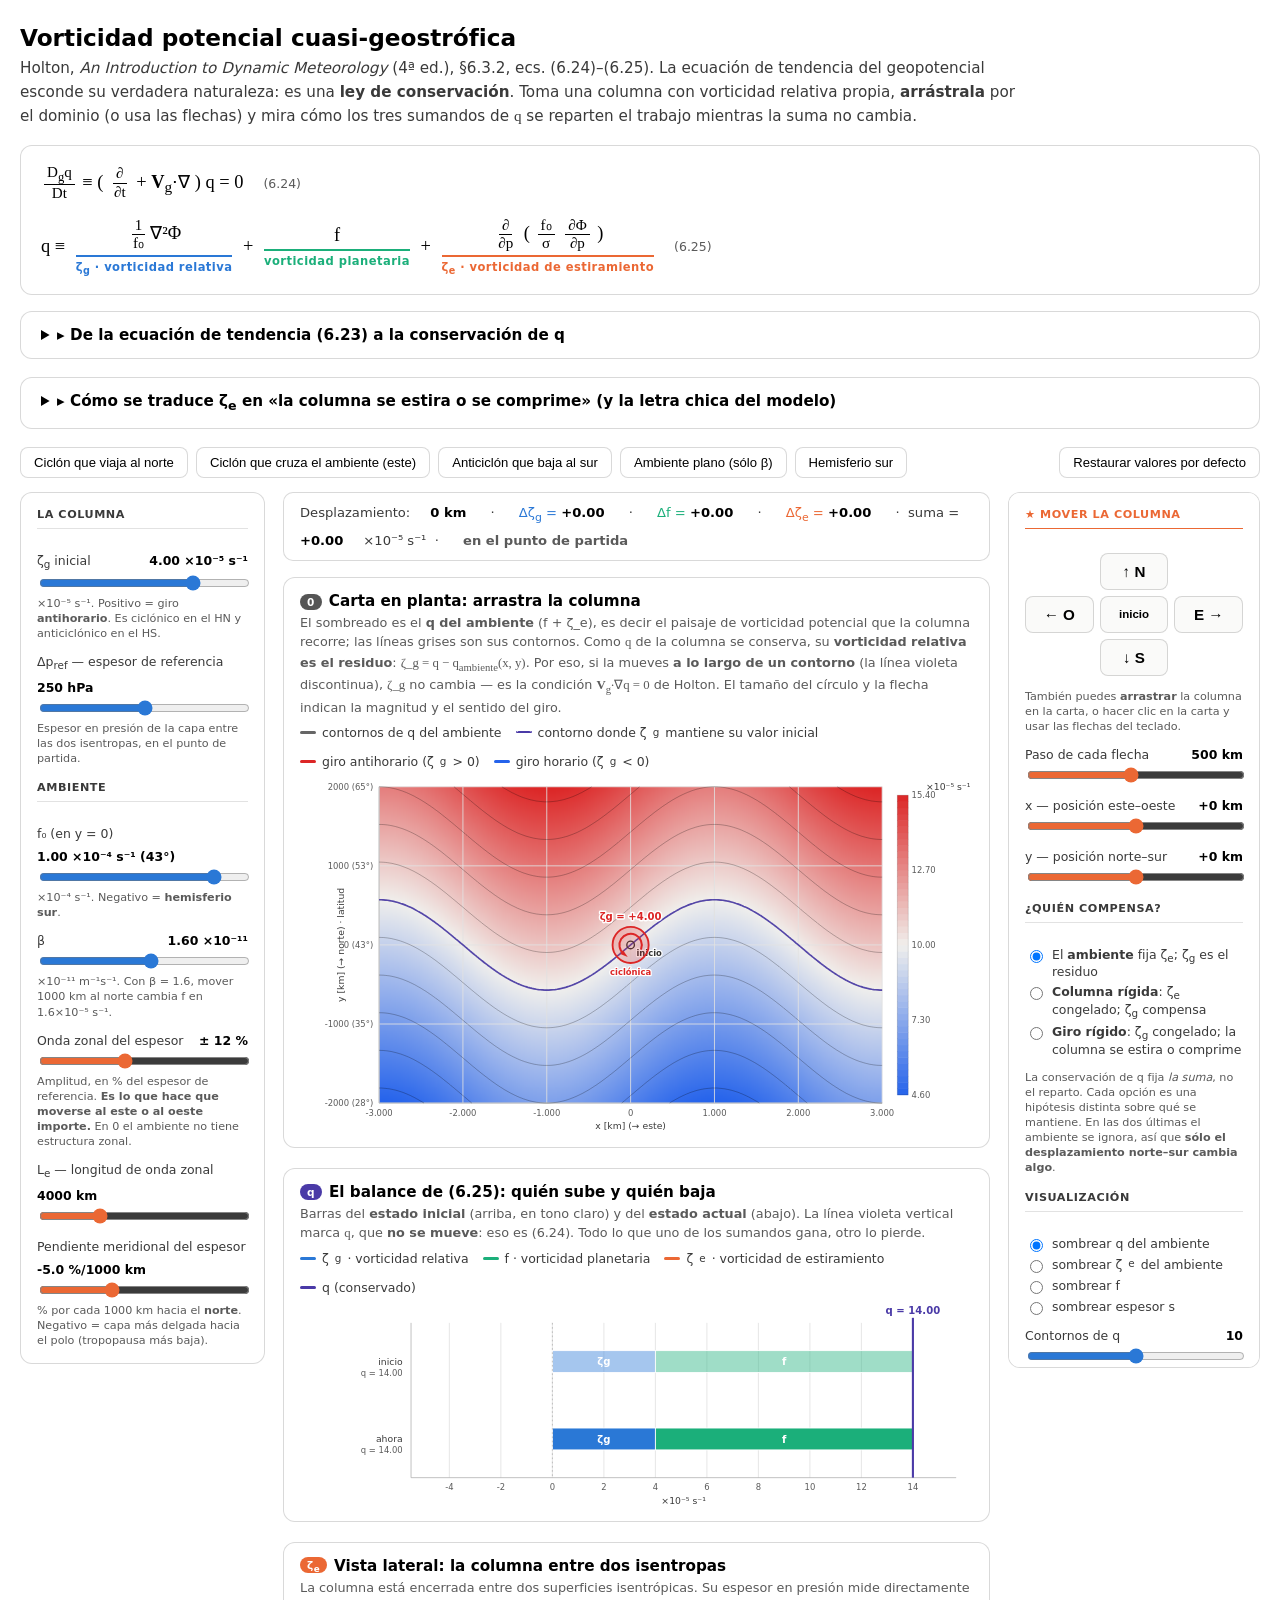
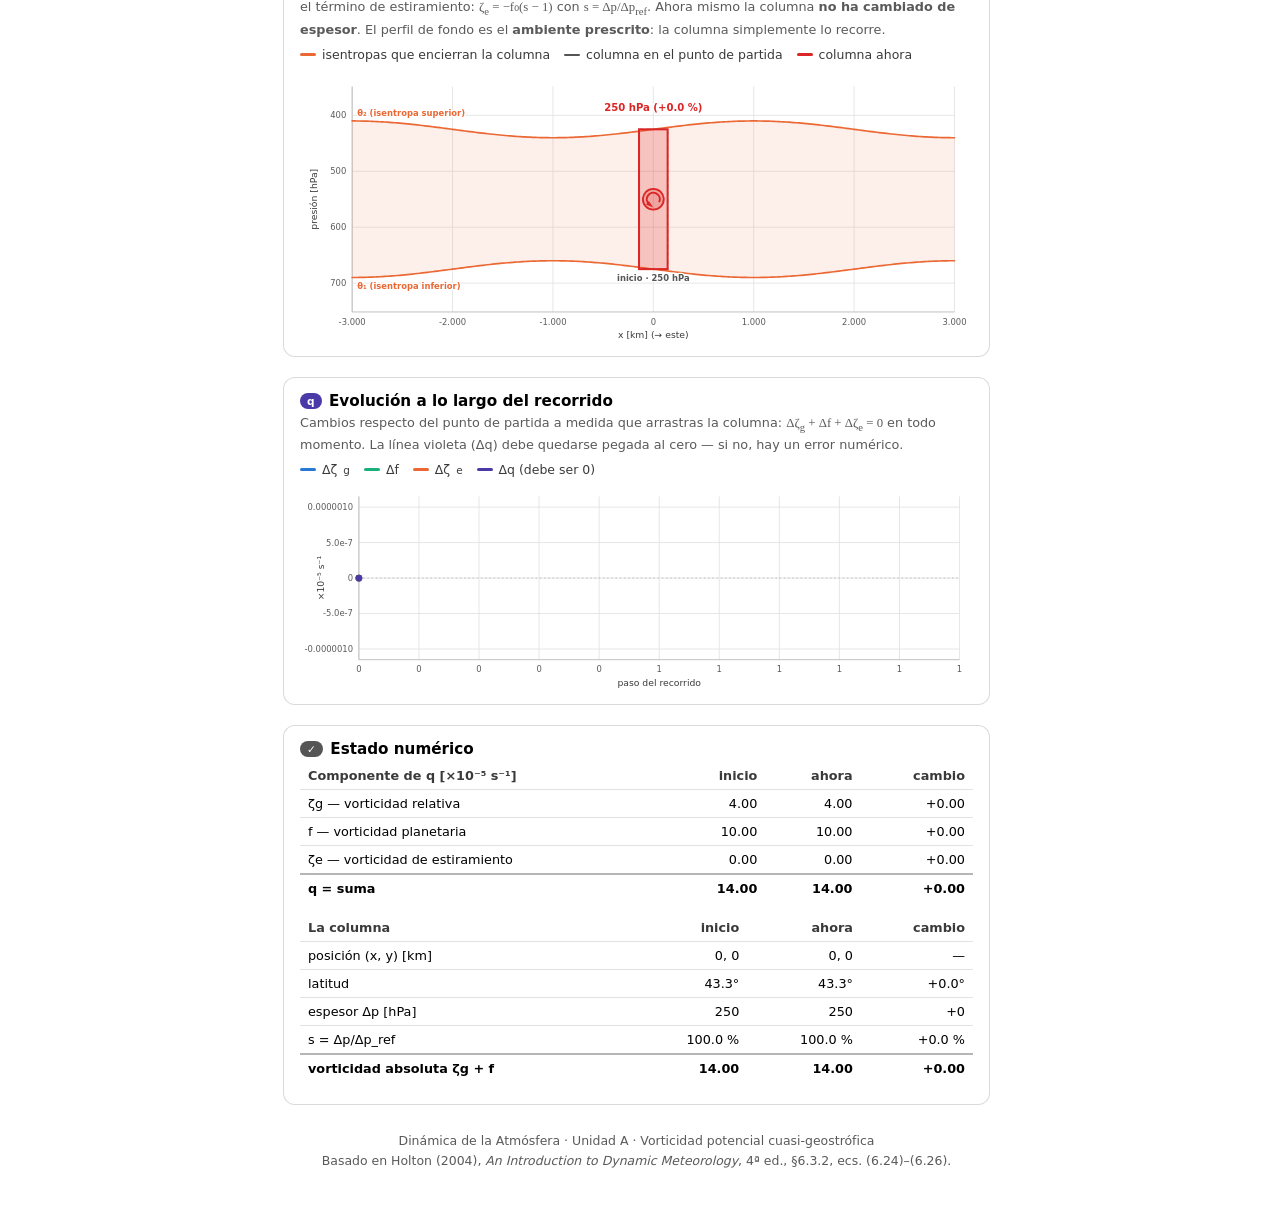
<file: teaching/vpcg_interactivo.html>
<!DOCTYPE html>
<html lang="es">
<head>
<meta charset="UTF-8">
<meta name="viewport" content="width=device-width, initial-scale=1.0">
<title>Vorticidad potencial cuasi-geostrófica — interactivo (Holton §6.3.2)</title>
<style>
  .viz-root {
    color-scheme: light;
    --surface-1:      #ffffff;
    --surface-2:      #fafaf9;
    --page-plane:     #f2f2f2;
    --text-primary:   #000000;
    --text-secondary: #3a3a3a;
    --text-muted:     #5a5a5a;
    --gridline:       #e2e2e2;
    --baseline:       #b5b5b5;
    --border:         rgba(0,0,0,0.15);
    --series-1: #2a78d6; /* azul    */
    --series-2: #eb6834; /* naranjo */
    --series-3: #1baf7a; /* aqua    */
    --series-4: #4a3aa7; /* violeta */
    --div-low:  #2563eb;
    --div-mid:  #f0efec;
    --div-high: #dc2626;
    --accent-warn: #b45309;
  }

  * { box-sizing: border-box; }
  html, body {
    margin: 0; padding: 0;
    background: var(--page-plane);
    font-family: system-ui, -apple-system, "Segoe UI", sans-serif;
    color: var(--text-primary);
  }
  .viz-root { max-width: 1460px; margin: 0 auto; padding: 24px 20px 60px; }

  h1 { font-size: 1.45rem; margin: 0 0 6px; }
  .subtitle { color: var(--text-secondary); font-size: 0.95rem; margin: 0 0 16px; line-height: 1.55; max-width: 1000px; }
  code, .mono { font-family: "Cambria Math", Cambria, Georgia, serif; }

  .eqbox {
    background: var(--surface-1); border: 1px solid var(--border); border-radius: 12px;
    padding: 18px 20px; margin-bottom: 16px; overflow-x: auto;
  }
  .eq { font-family: "Cambria Math", Cambria, Georgia, serif; font-size: 1.15rem;
        display: flex; align-items: center; gap: 6px; flex-wrap: nowrap; white-space: nowrap; }
  .eq .grp { display: inline-flex; flex-direction: column; align-items: center; }
  .eq .grp .under { border-top: 2px solid currentColor; margin-top: 3px; width: 100%; }
  .eq .grp .tag { font-size: 0.72rem; font-family: system-ui, sans-serif; letter-spacing: .04em;
                  margin-top: 3px; font-weight: 700; }
  .tagZ { color: var(--series-1); }
  .tagF { color: var(--series-3); }
  .tagS { color: var(--series-2); }
  .frac { display: inline-flex; flex-direction: column; align-items: center; vertical-align: middle;
          margin: 0 3px; font-size: 0.82em; line-height: 1.15; }
  .frac .num { border-bottom: 1.2px solid currentColor; padding: 0 3px; }
  .frac .den { padding: 0 3px; }

  details.deriv { background: var(--surface-1); border: 1px solid var(--border); border-radius: 12px;
                  padding: 0 20px; margin-bottom: 18px; }
  details.deriv > summary { cursor: pointer; padding: 14px 0; font-weight: 600; font-size: 0.95rem; }
  details.deriv .body { padding-bottom: 16px; font-size: 0.9rem; line-height: 1.65; color: var(--text-secondary); }
  details.deriv .body ol { padding-left: 20px; }
  details.deriv .body li { margin-bottom: 12px; }
  details.deriv .eq { display: block; font-size: 1.02rem; margin: 9px 0; white-space: normal; }
  .note { background: var(--surface-2); border-left: 3px solid var(--series-4);
          padding: 10px 14px; border-radius: 0 8px 8px 0; margin: 12px 0; }
  .note.warn { border-left-color: var(--accent-warn); }

  .toolbar { display:flex; justify-content: space-between; align-items:center; margin-bottom: 14px; flex-wrap: wrap; gap: 10px;}
  .presets { display:flex; gap:8px; flex-wrap: wrap; }
  button.btn {
    border: 1px solid var(--border); background: var(--surface-1); color: var(--text-primary);
    padding: 7px 13px; border-radius: 8px; font-size: 0.82rem; cursor: pointer;
  }
  button.btn:hover { background: var(--gridline); }
  button.btn.active { background: var(--series-4); color: #fff; border-color: var(--series-4); }

  .layout-grid { display: grid; grid-template-columns: 245px minmax(0, 1fr) 252px; gap: 18px; align-items: start; }
  .side-panel {
    background: var(--surface-1); border: 1px solid var(--border); border-radius: 12px;
    padding: 15px 16px; position: sticky; top: 12px; display: flex; flex-direction: column; gap: 15px;
    max-height: calc(100vh - 24px); overflow-y: auto;
  }
  .side-panel .group h2 {
    font-size: 0.7rem; text-transform: uppercase; letter-spacing: 0.05em;
    color: var(--text-secondary); margin: 0 0 11px; padding-bottom: 7px; border-bottom: 1px solid var(--gridline);
  }
  .side-panel .group.hot h2 { color: var(--series-2); border-bottom-color: var(--series-2); }
  .side-panel .group { display: flex; flex-direction: column; gap: 13px; }
  .center-col { min-width: 0; }

  .ctrl { display: flex; flex-direction: column; gap: 3px; }
  .ctrl label { font-size: 0.78rem; color: var(--text-secondary); display: flex; justify-content: space-between; gap: 8px; flex-wrap: wrap; }
  .ctrl label .val { color: var(--text-primary); font-variant-numeric: tabular-nums; font-weight: 600; }
  .ctrl input[type="range"] { width: 100%; accent-color: var(--series-1); cursor: pointer; }
  .ctrl.hot input[type="range"] { accent-color: var(--series-2); }
  .ctrl .hint, .side-panel .hint { font-size: 0.7rem; color: var(--text-muted); line-height: 1.35; display:block; }
  .radio-row { display:flex; flex-direction: column; gap: 5px; font-size: 0.78rem; color: var(--text-secondary); }
  .radio-row label { display:flex; align-items:flex-start; justify-content: flex-start; gap: 6px; cursor: pointer; }

  /* pad de flechas */
  .padwrap { display:grid; grid-template-columns: repeat(3, 1fr); gap: 6px; }
  .padwrap button {
    border: 1px solid var(--border); background: var(--surface-2); color: var(--text-primary);
    padding: 9px 0; border-radius: 8px; font-size: 0.95rem; cursor: pointer; font-weight: 700;
  }
  .padwrap button:hover { background: var(--gridline); }
  .padwrap .spacer { visibility: hidden; }
  .padwrap button.home { font-size: 0.72rem; font-weight: 600; }

  .info-strip {
    display: flex; flex-wrap: wrap; gap: 10px 20px;
    font-size: 0.82rem; color: var(--text-secondary);
    margin-bottom: 16px; padding: 12px 16px;
    background: var(--surface-1); border: 1px solid var(--border); border-radius: 10px;
  }
  .info-strip b { color: var(--text-primary); font-variant-numeric: tabular-nums; }
  .verdict { font-weight: 700; }
  .verdict.up   { color: var(--div-high); }
  .verdict.down { color: var(--div-low); }
  .verdict.none { color: var(--text-muted); }
  .warnbox {
    background: #fff7ed; border: 1px solid var(--accent-warn); color: #7c3d00;
    border-radius: 8px; padding: 8px 12px; font-size: 0.8rem; margin-bottom: 16px;
  }

  .chart-card {
    background: var(--surface-1); border: 1px solid var(--border); border-radius: 12px;
    padding: 14px 16px 10px; margin-bottom: 20px; position: relative;
  }
  .chart-title { font-size: 0.95rem; font-weight: 700; margin: 0 0 3px; }
  .chart-title .badge {
    font-size: 0.66rem; padding: 2px 7px; border-radius: 999px; vertical-align: middle;
    margin-right: 7px; font-weight: 700; letter-spacing: .04em; color: #fff;
  }
  .badge.Z { background: var(--series-1); }
  .badge.F { background: var(--series-3); }
  .badge.S { background: var(--series-2); }
  .badge.M { background: #555; }
  .badge.Q { background: var(--series-4); }
  .chart-note { font-size: 0.8rem; color: var(--text-muted); margin: 0 0 8px; line-height: 1.5; }
  .legend { display:flex; gap: 14px; flex-wrap: wrap; font-size: 0.78rem; color: var(--text-secondary); margin: 2px 0 6px; }
  .legend span.k { display:inline-flex; align-items:center; gap:6px; }
  .legend i { width: 16px; height: 3px; border-radius: 2px; display:inline-block; }
  svg { display: block; width: 100%; height: auto; }
  .axis-line { stroke: var(--baseline); stroke-width: 1; fill: none; }
  .grid-line { stroke: var(--gridline); stroke-width: 1; }
  .tick-label { fill: var(--text-muted); font-size: 10px; }
  .axis-label { fill: var(--text-secondary); font-size: 11px; }
  .series-path { fill: none; stroke-width: 2; stroke-linejoin: round; stroke-linecap: round; }
  .contour-path { fill: none; stroke-width: 1; stroke: rgba(0,0,0,0.30); }
  .zero-line { stroke: var(--baseline); stroke-width: 1; stroke-dasharray: 2 3; }
  .cross-line { stroke: #333; stroke-width: 1; stroke-dasharray: 3 3; }
  .panel-title { fill: var(--text-primary); font-size: 11px; font-weight: 700; }
  .inline-lbl { font-size: 10px; font-weight: 700; paint-order: stroke; stroke: #fff; stroke-width: 3px; stroke-linejoin: round; }
  .big-lbl { font-size: 12px; font-weight: 700; paint-order: stroke; stroke: #fff; stroke-width: 3.5px; stroke-linejoin: round; }

  .tooltip {
    position: fixed; pointer-events: none; z-index: 50; opacity: 0;
    background: rgba(255,255,255,0.97); border: 1px solid var(--border);
    border-radius: 8px; padding: 7px 10px; font-size: 0.76rem; color: var(--text-primary);
    box-shadow: 0 4px 14px rgba(0,0,0,0.13); transition: opacity .08s linear; max-width: 280px;
  }
  .tooltip b { font-variant-numeric: tabular-nums; }
  .tooltip .row { display:flex; justify-content: space-between; gap: 12px; }
  .tooltip .row i { width: 10px; height: 3px; border-radius: 2px; display:inline-block; margin-right: 5px; }

  table.data { width: 100%; border-collapse: collapse; font-size: 0.8rem; margin: 4px 0 12px; }
  table.data th, table.data td { padding: 6px 8px; text-align: right; border-bottom: 1px solid var(--gridline); font-variant-numeric: tabular-nums; }
  table.data th { color: var(--text-secondary); font-weight: 600; }
  table.data td:first-child, table.data th:first-child { text-align: left; }
  table.data tr.total td { font-weight: 700; border-top: 2px solid var(--baseline); border-bottom: none; }

  footer { text-align:center; color: var(--text-muted); font-size: 0.78rem; margin-top: 26px; line-height:1.6; }

  @media (max-width: 1100px) {
    .layout-grid { grid-template-columns: 1fr; }
    .side-panel { position: static; max-height: none; }
  }
</style>
</head>
<body>
<div class="viz-root">

  <h1>Vorticidad potencial cuasi-geostrófica</h1>
  <p class="subtitle">
    Holton, <i>An Introduction to Dynamic Meteorology</i> (4ª ed.), §6.3.2, ecs. (6.24)–(6.25).
    La ecuación de tendencia del geopotencial esconde su verdadera naturaleza: es una
    <b>ley de conservación</b>. Toma una columna con vorticidad relativa propia, <b>arrástrala</b> por el
    dominio (o usa las flechas) y mira cómo los tres sumandos de <span class="mono">q</span> se
    reparten el trabajo mientras la suma no cambia.
  </p>

  <div class="eqbox">
    <div class="eq" style="margin-bottom:14px">
      <span><span class="frac"><span class="num">D<sub>g</sub>q</span><span class="den">Dt</span></span>
        &equiv; ( <span class="frac"><span class="num">&part;</span><span class="den">&part;t</span></span>
        + <b>V</b><sub>g</sub>&sdot;&nabla; ) q = 0</span>
      <span style="font-family:system-ui;font-size:0.78rem;color:var(--text-muted);margin-left:14px">(6.24)</span>
    </div>
    <div class="eq">
      <span>q &equiv;&nbsp;</span>
      <span class="grp">
        <span><span class="frac"><span class="num">1</span><span class="den">f&#8320;</span></span>&nabla;&sup2;&Phi;</span>
        <span class="under" style="border-color:var(--series-1)"></span>
        <span class="tag tagZ">&zeta;<sub>g</sub> · vorticidad relativa</span>
      </span>
      <span>&nbsp;+&nbsp;</span>
      <span class="grp">
        <span>f</span>
        <span class="under" style="border-color:var(--series-3)"></span>
        <span class="tag tagF">vorticidad planetaria</span>
      </span>
      <span>&nbsp;+&nbsp;</span>
      <span class="grp">
        <span><span class="frac"><span class="num">&part;</span><span class="den">&part;p</span></span>
          ( <span class="frac"><span class="num">f&#8320;</span><span class="den">&sigma;</span></span>
          <span class="frac"><span class="num">&part;&Phi;</span><span class="den">&part;p</span></span> )</span>
        <span class="under" style="border-color:var(--series-2)"></span>
        <span class="tag tagS">&zeta;<sub>e</sub> · vorticidad de estiramiento</span>
      </span>
      <span style="font-family:system-ui;font-size:0.78rem;color:var(--text-muted);margin-left:14px">(6.25)</span>
    </div>
  </div>

  <details class="deriv">
    <summary>▸ De la ecuación de tendencia (6.23) a la conservación de q</summary>
    <div class="body">
      <ol>
        <li>
          Se parte de la <b>ecuación de tendencia del geopotencial</b> (6.23):
          <div class="eq">[&nabla;&sup2; + &part;/&part;p(f&#8320;&sup2;/&sigma; &part;/&part;p)]&chi;
            = &minus;f&#8320;<b>V</b><sub>g</sub>&sdot;&nabla;((1/f&#8320;)&nabla;&sup2;&Phi; + f)
            &minus; &part;/&part;p[&minus;(f&#8320;&sup2;/&sigma;)<b>V</b><sub>g</sub>&sdot;&nabla;(&minus;&part;&Phi;/&part;p)]</div>
        </li>
        <li>
          <b>Regla de la cadena en el término C.</b> Al derivar respecto de p el producto aparecen dos piezas:
          <div class="eq">&minus;<span class="frac"><span class="num">f&#8320;&sup2;</span><span class="den">&sigma;</span></span>
            <b>V</b><sub>g</sub>&sdot;&nabla;<span class="frac"><span class="num">&part;</span><span class="den">&part;p</span></span>
            ( <span class="frac"><span class="num">&part;&Phi;</span><span class="den">&part;p</span></span> )
            &nbsp;&minus;&nbsp;
            <span class="frac"><span class="num">f&#8320;&sup2;</span><span class="den">&sigma;</span></span>
            <span class="frac"><span class="num">&part;<b>V</b><sub>g</sub></span><span class="den">&part;p</span></span>
            &sdot;&nabla;( <span class="frac"><span class="num">&part;&Phi;</span><span class="den">&part;p</span></span> )</div>
          La <b>segunda se anula idénticamente</b>: por la relación del viento térmico
          <span class="mono">f&#8320;&part;<b>V</b><sub>g</sub>/&part;p = <b>k</b>&times;&nabla;(&part;&Phi;/&part;p)</span>,
          o sea <span class="mono">&part;<b>V</b><sub>g</sub>/&part;p</span> es <b>perpendicular</b> a
          <span class="mono">&nabla;(&part;&Phi;/&part;p)</span> y el producto punto es cero.
        </li>
        <li>
          Lo que queda es la advección geostrófica de la <i>anomalía normalizada de estabilidad estática</i>,
          que se junta con el término B. Recordando <span class="mono">&chi; = &part;&Phi;/&part;t</span> y
          dividiendo por f&#8320;, toda la ecuación colapsa en <b>(6.24)</b>: la conservación de
          <span class="mono">q</span> siguiendo el movimiento <b>geostrófico</b>.
        </li>
      </ol>
      <div class="note">
        <b>Qué es y qué no es q.</b> Es proporcional a una <b>forma linealizada</b> de la vorticidad potencial de
        Ertel del cap. 4, pero tiene <b>unidades de vorticidad</b> y se calcula <b>sólo</b> con el campo de
        geopotencial en superficies isobáricas. Ertel se conserva siguiendo el movimiento adiabático sobre
        superficies isentrópicas; <span class="mono">q</span> se conserva siguiendo el movimiento
        <i>geostrófico</i> sobre superficies <i>isobáricas</i>. Por eso algunos autores prefieren llamarla
        <b>pseudo-vorticidad potencial</b>.
      </div>
      <div class="note">
        <b>Dos consecuencias que conviene tener a mano.</b><br>
        (i) <span class="mono">q &prop; &minus;&Phi;</span> a grandes rasgos: un <b>aumento local de q</b> significa
        <b>profundización de vaguada</b>; una disminución, construcción de dorsal.<br>
        (ii) El flujo es <b>estacionario</b> si <span class="mono"><b>V</b><sub>g</sub>&sdot;&nabla;q = 0</span>,
        es decir si el viento geostrófico es paralelo a las líneas de <span class="mono">q</span> constante.
        En la carta de abajo: <b>si mueves la columna a lo largo de un contorno de q del ambiente, su vorticidad
        relativa no cambia.</b>
      </div>
    </div>
  </details>

  <details class="deriv">
    <summary>▸ Cómo se traduce &zeta;<sub>e</sub> en «la columna se estira o se comprime» (y la letra chica del modelo)</summary>
    <div class="body">
      El término de estiramiento parece abstracto, pero es exactamente el análogo cuasi-geostrófico del
      <span class="mono">1/h</span> de la vorticidad potencial de agua somera. Usando la hidrostática
      (<span class="mono">&part;&Phi;/&part;p = &minus;RT/p</span>) y la definición de &sigma;:
      <div class="eq">
        <span class="frac"><span class="num">f&#8320;</span><span class="den">&sigma;</span></span>
        <span class="frac"><span class="num">&part;&Phi;&prime;</span><span class="den">&part;p</span></span>
        = f&#8320; <span class="frac"><span class="num">&theta;&prime;</span><span class="den">&part;&theta;&#8320;/&part;p</span></span>
        = &minus; f&#8320; &delta;p
        &nbsp;&nbsp;&rArr;&nbsp;&nbsp;
        &zeta;<sub>e</sub> = &minus; f&#8320; <span class="frac"><span class="num">&part;(&delta;p)</span><span class="den">&part;p</span></span>
      </div>
      donde <span class="mono">&delta;p = &minus;&theta;&prime;/(&part;&theta;&#8320;/&part;p)</span> es el
      <b>desplazamiento vertical de la superficie isentrópica</b> medido en presión. Para una capa entre dos
      isentropas de espesor de referencia <span class="mono">&Delta;p<sub>ref</sub></span>, la versión en
      diferencias finitas es
      <div class="eq">&zeta;<sub>e</sub> = &minus; f&#8320; <span class="frac"><span class="num">&Delta;p &minus; &Delta;p<sub>ref</sub></span><span class="den">&Delta;p<sub>ref</sub></span></span>
        = &minus; f&#8320; ( s &minus; 1 ), &nbsp;&nbsp; s &equiv; &Delta;p / &Delta;p<sub>ref</sub></div>
      <b>Traducción:</b> columna <b>estirada</b> (s &gt; 1) ⇒ <span class="mono">&zeta;<sub>e</sub></span> negativo (en el
      HN) ⇒ como q se conserva, <span class="mono">&zeta;<sub>g</sub> + f</span> tiene que <b>crecer</b>: la columna
      <b>gira más ciclónicamente</b>. Columna <b>comprimida</b> ⇒ lo contrario. Es exactamente la patinadora
      artística, y la fórmula funciona igual en el hemisferio sur (con f&#8320; &lt; 0 los signos se invierten de
      forma consistente).
      <div class="note warn">
        <b>Letra chica del modelo.</b> (1) La conservación de q <b>no</b> determina por sí sola cómo se reparte el
        cambio entre <span class="mono">&zeta;<sub>g</sub></span> y <span class="mono">&zeta;<sub>e</sub></span>:
        hace falta una hipótesis de cierre. Por eso el panel derecho te deja elegir <b>quién compensa</b>, y
        conviene mostrar las tres opciones en clase. (2) El «ambiente» (el campo de espesor isentrópico que la
        columna atraviesa) está <b>prescrito</b>, como se hace con la topografía en agua somera: es el paisaje por
        el que viaja la parcela, no una solución dinámica. (3) La columna se dibuja expandiéndose simétricamente
        respecto de su nivel medio; es una convención gráfica.
      </div>
    </div>
  </details>

  <div class="toolbar">
    <div class="presets">
      <button class="btn" data-preset="norte">Ciclón que viaja al norte</button>
      <button class="btn" data-preset="este">Ciclón que cruza el ambiente (este)</button>
      <button class="btn" data-preset="anti">Anticiclón que baja al sur</button>
      <button class="btn" data-preset="plano">Ambiente plano (sólo β)</button>
      <button class="btn" data-preset="sur">Hemisferio sur</button>
    </div>
    <button class="btn" id="resetBtn">Restaurar valores por defecto</button>
  </div>

  <div class="layout-grid">

    <!-- ===== Panel izquierdo ===== -->
    <aside class="side-panel">
      <div class="group">
        <h2>La columna</h2>

        <div class="ctrl">
          <label><span>&zeta;<sub>g</sub> inicial</span> <span class="val" id="v_zg0"></span></label>
          <input type="range" id="zg0" min="-8" max="8" step="0.25">
          <span class="hint">×10⁻⁵ s⁻¹. Positivo = giro <b>antihorario</b>. Es ciclónico en el HN y anticiclónico en el HS.</span>
        </div>

        <div class="ctrl">
          <label><span>&Delta;p<sub>ref</sub> — espesor de referencia</span> <span class="val" id="v_href"></span></label>
          <input type="range" id="href" min="100" max="400" step="10">
          <span class="hint">Espesor en presión de la capa entre las dos isentropas, en el punto de partida.</span>
        </div>
      </div>

      <div class="group">
        <h2>Ambiente</h2>

        <div class="ctrl">
          <label>f&#8320; (en y = 0) <span class="val" id="v_f0"></span></label>
          <input type="range" id="f0" min="-1.4" max="1.4" step="0.05">
          <span class="hint">×10⁻⁴ s⁻¹. Negativo = <b>hemisferio sur</b>.</span>
        </div>

        <div class="ctrl">
          <label>&beta; <span class="val" id="v_beta"></span></label>
          <input type="range" id="beta" min="0" max="3" step="0.05">
          <span class="hint">×10⁻¹¹ m⁻¹s⁻¹. Con β = 1.6, mover 1000 km al norte cambia f en 1.6×10⁻⁵ s⁻¹.</span>
        </div>

        <div class="ctrl hot">
          <label><span>Onda zonal del espesor</span> <span class="val" id="v_Az"></span></label>
          <input type="range" id="Az" min="0" max="30" step="1">
          <span class="hint">Amplitud, en % del espesor de referencia. <b>Es lo que hace que moverse al este o al oeste importe.</b> En 0 el ambiente no tiene estructura zonal.</span>
        </div>

        <div class="ctrl hot">
          <label><span>L<sub>e</sub> — longitud de onda zonal</span> <span class="val" id="v_Lz"></span></label>
          <input type="range" id="Lz" min="1000" max="12000" step="250">
        </div>

        <div class="ctrl hot">
          <label><span>Pendiente meridional del espesor</span> <span class="val" id="v_Am"></span></label>
          <input type="range" id="Am" min="-15" max="15" step="0.5">
          <span class="hint">% por cada 1000 km hacia el <b>norte</b>. Negativo = capa más delgada hacia el polo (tropopausa más baja).</span>
        </div>
      </div>
    </aside>

    <!-- ===== Columna central ===== -->
    <main class="center-col">
      <div id="warnHost"></div>
      <div class="info-strip" id="infoStrip"></div>

      <!-- 0) carta en planta -->
      <div class="chart-card">
        <p class="chart-title"><span class="badge M">0</span>Carta en planta: arrastra la columna</p>
        <p class="chart-note" id="mapNote"></p>
        <div class="legend" id="legMap"></div>
        <svg id="svgMap" viewBox="0 0 800 430" tabindex="0"></svg>
      </div>

      <!-- 1) balance -->
      <div class="chart-card">
        <p class="chart-title"><span class="badge Q">q</span>El balance de (6.25): quién sube y quién baja</p>
        <p class="chart-note">
          Barras del <b>estado inicial</b> (arriba, en tono claro) y del <b>estado actual</b> (abajo).
          La línea violeta vertical marca <span class="mono">q</span>, que <b>no se mueve</b>: eso es (6.24).
          Todo lo que uno de los sumandos gana, otro lo pierde.
        </p>
        <div class="legend" id="legBal"></div>
        <svg id="svgBal" viewBox="0 0 800 250"></svg>
      </div>

      <!-- 2) vista lateral -->
      <div class="chart-card">
        <p class="chart-title"><span class="badge S">&zeta;<sub>e</sub></span>Vista lateral: la columna entre dos isentropas</p>
        <p class="chart-note" id="sideNote"></p>
        <div class="legend" id="legSide"></div>
        <svg id="svgSide" viewBox="0 0 800 330"></svg>
      </div>

      <!-- 3) evolución -->
      <div class="chart-card">
        <p class="chart-title"><span class="badge Q">q</span>Evolución a lo largo del recorrido</p>
        <p class="chart-note">
          Cambios respecto del punto de partida a medida que arrastras la columna:
          <span class="mono">&Delta;&zeta;<sub>g</sub> + &Delta;f + &Delta;&zeta;<sub>e</sub> = 0</span> en todo momento.
          La línea violeta (&Delta;q) debe quedarse pegada al cero — si no, hay un error numérico.
        </p>
        <div class="legend" id="legEvo"></div>
        <svg id="svgEvo" viewBox="0 0 800 250"></svg>
      </div>

      <div class="chart-card">
        <p class="chart-title"><span class="badge M">✓</span>Estado numérico</p>
        <div id="tableHost"></div>
      </div>

      <footer>
        Dinámica de la Atmósfera · Unidad A · Vorticidad potencial cuasi-geostrófica<br>
        Basado en Holton (2004), <i>An Introduction to Dynamic Meteorology</i>, 4ª ed., §6.3.2, ecs. (6.24)–(6.26).
      </footer>
    </main>

    <!-- ===== Panel derecho ===== -->
    <aside class="side-panel">
      <div class="group hot">
        <h2>★ Mover la columna</h2>

        <div class="padwrap">
          <span class="spacer"></span>
          <button data-move="N">↑ N</button>
          <span class="spacer"></span>
          <button data-move="W">← O</button>
          <button class="home" data-move="H">inicio</button>
          <button data-move="E">E →</button>
          <span class="spacer"></span>
          <button data-move="S">↓ S</button>
          <span class="spacer"></span>
        </div>
        <span class="hint">También puedes <b>arrastrar</b> la columna en la carta, o hacer clic en la carta y usar las flechas del teclado.</span>

        <div class="ctrl hot">
          <label>Paso de cada flecha <span class="val" id="v_step"></span></label>
          <input type="range" id="step" min="50" max="1000" step="50">
        </div>

        <div class="ctrl hot">
          <label>x — posición este–oeste <span class="val" id="v_px"></span></label>
          <input type="range" id="px" min="-3000" max="3000" step="10">
        </div>

        <div class="ctrl hot">
          <label>y — posición norte–sur <span class="val" id="v_py"></span></label>
          <input type="range" id="py" min="-2000" max="2000" step="10">
        </div>
      </div>

      <div class="group">
        <h2>¿Quién compensa?</h2>
        <div class="radio-row">
          <label><input type="radio" name="closure" value="amb" checked>
            <span>El <b>ambiente</b> fija &zeta;<sub>e</sub>; &zeta;<sub>g</sub> es el residuo</span></label>
          <label><input type="radio" name="closure" value="rigid">
            <span><b>Columna rígida</b>: &zeta;<sub>e</sub> congelado; &zeta;<sub>g</sub> compensa</span></label>
          <label><input type="radio" name="closure" value="spin">
            <span><b>Giro rígido</b>: &zeta;<sub>g</sub> congelado; la columna se estira o comprime</span></label>
        </div>
        <span class="hint">La conservación de q fija <i>la suma</i>, no el reparto. Cada opción es una hipótesis
          distinta sobre qué se mantiene. En las dos últimas el ambiente se ignora, así que
          <b>sólo el desplazamiento norte–sur cambia algo</b>.</span>
      </div>

      <div class="group">
        <h2>Visualización</h2>
        <div class="radio-row">
          <label><input type="radio" name="shade" value="q" checked> sombrear q del ambiente</label>
          <label><input type="radio" name="shade" value="ze"> sombrear &zeta;<sub>e</sub> del ambiente</label>
          <label><input type="radio" name="shade" value="f"> sombrear f</label>
          <label><input type="radio" name="shade" value="s"> sombrear espesor s</label>
        </div>

        <div class="ctrl">
          <label>Contornos de q <span class="val" id="v_nlev"></span></label>
          <input type="range" id="nlev" min="0" max="20" step="2">
        </div>

        <div class="radio-row">
          <label><input type="radio" name="cut" value="x" checked> corte lateral este–oeste</label>
          <label><input type="radio" name="cut" value="y"> corte lateral norte–sur</label>
        </div>

        <button class="btn" id="clearTrail">Borrar el rastro</button>
      </div>

      <div class="group">
        <h2>Lecturas rápidas</h2>
        <div class="hint" id="readouts" style="font-size:0.75rem; line-height:1.7;"></div>
      </div>
    </aside>

  </div>
</div>

<div class="tooltip" id="tooltip"></div>

<script>
(function () {
  "use strict";

  /* ==================================================================
     0. Constantes y parámetros
     ================================================================== */
  const NXM = 241, NYM = 161;         // grilla de la carta
  const OMEGA = 7.292e-5;
  const PMID = 550;                   // hPa, nivel medio de la capa (vista lateral)

  const DEFAULTS = {
    zg0: 4, href: 250,
    f0: 1.0, beta: 1.6, Az: 12, Lz: 4000, Am: -5,
    step: 500, px: 0, py: 0, nlev: 10
  };

  const PRESETS = {
    norte: { px: 0, py: 1500 },
    este:  { px: 1000, py: 0, Az: 18 },
    anti:  { zg0: -4, px: 0, py: -1500 },
    plano: { Az: 0, Am: 0, px: 0, py: 1500 },
    sur:   { f0: -1.0, zg0: -4, px: 0, py: -1500 }
  };

  const IDS = ["zg0","href","f0","beta","Az","Lz","Am","step","px","py","nlev"];
  const els = {};
  IDS.forEach(id => els[id] = document.getElementById(id));

  let trail = [];      // [{x,y,zg,f,ze,q}]  en unidades SI, x/y en m

  function applyParams(obj) {
    IDS.forEach(id => { if (obj[id] !== undefined) els[id].value = obj[id]; });
  }
  function setRadio(name, value) {
    const r = document.querySelector(`input[name="${name}"][value="${value}"]`);
    if (r) r.checked = true;
  }
  function loadDefaults() {
    applyParams(DEFAULTS);
    setRadio("closure", "amb");
    setRadio("shade", "q");
    setRadio("cut", "x");
    trail = [];
  }

  /* ==================================================================
     1. Utilidades SVG
     ================================================================== */
  const SVGNS = "http://www.w3.org/2000/svg";
  function svgEl(tag, attrs) {
    const el = document.createElementNS(SVGNS, tag);
    for (const k in attrs) el.setAttribute(k, attrs[k]);
    return el;
  }
  function clearSvg(svg) { while (svg.firstChild) svg.removeChild(svg.firstChild); }
  function cssVar(name) {
    return getComputedStyle(document.querySelector(".viz-root")).getPropertyValue(name).trim();
  }
  function cssVarSafe(n, f) { try { const v = cssVar(n); return v || f; } catch (e) { return f; } }
  function linScale(domain, range) {
    const [d0, d1] = domain, [r0, r1] = range;
    const m = (r1 - r0) / ((d1 - d0) || 1e-30);
    return v => r0 + (v - d0) * m;
  }
  function niceStep(raw) {
    if (!(raw > 0) || !isFinite(raw)) return 1;
    const mag = Math.pow(10, Math.floor(Math.log10(raw)));
    const norm = raw / mag;
    let s;
    if (norm < 1.5) s = 1; else if (norm < 3) s = 2; else if (norm < 7) s = 5; else s = 10;
    return s * mag;
  }
  function niceTicks(min, max, count) {
    if (max < min) { const t = min; min = max; max = t; }
    if (max <= min) max = min + 1;
    const step = niceStep((max - min) / count);
    const ticks = [];
    for (let v = Math.ceil(min / step) * step; v <= max + 1e-9; v += step)
      ticks.push(Math.round(v * 1e9) / 1e9);
    return ticks;
  }
  function fmt(v, d) {
    if (!isFinite(v)) return "—";
    if (v === 0) return "0";
    const av = Math.abs(v);
    if (d !== undefined) return v.toFixed(d);
    if (av >= 1000) return v.toLocaleString("es-CL", {maximumFractionDigits: 0});
    if (av >= 10)   return v.toLocaleString("es-CL", {maximumFractionDigits: 1});
    if (av >= 0.1)  return v.toLocaleString("es-CL", {maximumFractionDigits: 2});
    return v.toPrecision(2);
  }
  function signed(v, d) { return (v >= 0 ? "+" : "") + v.toFixed(d === undefined ? 2 : d); }

  function drawFrame(svg, box, xDomain, yDomain, xLabel, yLabel, opts) {
    const o = opts || {};
    const {x0, x1, y0, y1} = box;
    const xScale = linScale(xDomain, [x0, x1]);
    const yScale = linScale(yDomain, [y1, y0]);
    const g = svgEl("g", {});
    svg.appendChild(g);
    const xt = o.xTicks || niceTicks(Math.min(...xDomain), Math.max(...xDomain), o.nxt || 7);
    const yt = o.yTicks || niceTicks(Math.min(...yDomain), Math.max(...yDomain), o.nyt || 5);
    xt.forEach(t => {
      const px = xScale(t);
      if (px < x0 - 0.5 || px > x1 + 0.5) return;
      g.appendChild(svgEl("line", {x1: px, x2: px, y1: y0, y2: y1, class: "grid-line"}));
      const lbl = svgEl("text", {x: px, y: y1 + 15, class: "tick-label", "text-anchor": "middle"});
      lbl.textContent = (o.xFmt || fmt)(t);
      g.appendChild(lbl);
    });
    yt.forEach(t => {
      const py = yScale(t);
      if (py < y0 - 0.5 || py > y1 + 0.5) return;
      g.appendChild(svgEl("line", {x1: x0, x2: x1, y1: py, y2: py, class: "grid-line"}));
      const lbl = svgEl("text", {x: x0 - 7, y: py + 3.5, class: "tick-label", "text-anchor": "end"});
      lbl.textContent = (o.yFmt || fmt)(t);
      g.appendChild(lbl);
    });
    g.appendChild(svgEl("line", {x1: x0, x2: x1, y1: y1, y2: y1, class: "axis-line"}));
    g.appendChild(svgEl("line", {x1: x0, x2: x0, y1: y0, y2: y1, class: "axis-line"}));
    if (xLabel) {
      const t = svgEl("text", {x: (x0 + x1) / 2, y: y1 + 31, class: "axis-label", "text-anchor": "middle"});
      t.textContent = xLabel; g.appendChild(t);
    }
    if (yLabel) {
      const cy = (y0 + y1) / 2;
      const t = svgEl("text", {x: x0 - 42, y: cy, class: "axis-label", "text-anchor": "middle",
                               transform: `rotate(-90, ${x0 - 42}, ${cy})`});
      t.textContent = yLabel; g.appendChild(t);
    }
    return {xScale, yScale, box};
  }
  function pathOf(xScale, yScale, xs, ys) {
    let d = "";
    for (let i = 0; i < xs.length; i++) {
      const px = xScale(xs[i]), py = yScale(ys[i]);
      if (!isFinite(px) || !isFinite(py)) continue;
      d += (d === "" ? "M" : "L") + px.toFixed(2) + "," + py.toFixed(2) + " ";
    }
    return d.trim();
  }

  /* --- colormap divergente --- */
  function hexToRgb(hex) {
    hex = hex.replace("#", "");
    if (hex.length === 3) hex = hex.split("").map(c => c + c).join("");
    const n = parseInt(hex, 16);
    return [(n >> 16) & 255, (n >> 8) & 255, n & 255];
  }
  let CLOW = [37,99,235], CMID = [240,239,236], CHIGH = [220,38,38];
  function refreshColors() {
    CLOW = hexToRgb(cssVarSafe("--div-low", "#2563eb"));
    CMID = hexToRgb(cssVarSafe("--div-mid", "#f0efec"));
    CHIGH = hexToRgb(cssVarSafe("--div-high", "#dc2626"));
  }
  function divColor(t) {
    t = Math.max(-1, Math.min(1, t));
    const a = t < 0 ? CLOW : CHIGH;
    const s = Math.abs(t);
    return [CMID[0] + (a[0] - CMID[0]) * s,
            CMID[1] + (a[1] - CMID[1]) * s,
            CMID[2] + (a[2] - CMID[2]) * s];
  }
  function divHex(t) {
    const c = divColor(t);
    return "#" + c.map(v => Math.round(Math.max(0, Math.min(255, v))).toString(16).padStart(2, "0")).join("");
  }
  const hmCanvas = document.createElement("canvas");
  function fieldImage(Z, nx, ny, vmin, vmax) {
    hmCanvas.width = nx; hmCanvas.height = ny;
    const ctx = hmCanvas.getContext("2d");
    const img = ctx.createImageData(nx, ny);
    const half = Math.max(Math.abs(vmax), Math.abs(vmin)) || 1;
    const mid = (vmax + vmin) / 2;
    const amp = Math.max((vmax - vmin) / 2, 1e-30);
    let q = 0;
    for (let j = 0; j < ny; j++) {
      for (let i = 0; i < nx; i++) {
        const c = divColor((Z[j][i] - mid) / amp);
        img.data[q++] = c[0]; img.data[q++] = c[1]; img.data[q++] = c[2]; img.data[q++] = 255;
      }
    }
    ctx.putImageData(img, 0, 0);
    return hmCanvas.toDataURL();
  }
  function contourSegs(Z, nx, ny, level) {
    const out = [];
    const ip = (a, b) => (level - a) / ((b - a) || 1e-30);
    for (let j = 0; j < ny - 1; j++) {
      for (let i = 0; i < nx - 1; i++) {
        const v0 = Z[j][i], v1 = Z[j][i + 1], v2 = Z[j + 1][i + 1], v3 = Z[j + 1][i];
        let idx = 0;
        if (v0 > level) idx |= 8;
        if (v1 > level) idx |= 4;
        if (v2 > level) idx |= 2;
        if (v3 > level) idx |= 1;
        if (idx === 0 || idx === 15) continue;
        const top = [i + ip(v0, v1), j], right = [i + 1, j + ip(v1, v2)];
        const bottom = [i + ip(v3, v2), j + 1], left = [i, j + ip(v0, v3)];
        switch (idx) {
          case 1: case 14: out.push([left, bottom]); break;
          case 2: case 13: out.push([bottom, right]); break;
          case 3: case 12: out.push([left, right]); break;
          case 4: case 11: out.push([top, right]); break;
          case 6: case 9:  out.push([top, bottom]); break;
          case 7: case 8:  out.push([top, left]); break;
          case 5:  out.push([top, left]); out.push([bottom, right]); break;
          case 10: out.push([top, right]); out.push([bottom, left]); break;
        }
      }
    }
    return out;
  }
  function contourPathD(Z, nx, ny, level, gx, gy) {
    let d = "";
    contourSegs(Z, nx, ny, level).forEach(s => {
      d += `M${gx(s[0][0]).toFixed(1)},${gy(s[0][1]).toFixed(1)}L${gx(s[1][0]).toFixed(1)},${gy(s[1][1]).toFixed(1)} `;
    });
    return d.trim();
  }

  /* ==================================================================
     2. Física
     ================================================================== */
  function readParams() {
    const p = {};
    IDS.forEach(id => p[id] = parseFloat(els[id].value));
    p.closure = document.querySelector('input[name="closure"]:checked').value;
    p.shade   = document.querySelector('input[name="shade"]:checked').value;
    p.cut     = document.querySelector('input[name="cut"]:checked').value;
    return p;
  }

  function env(p) {
    let f0 = p.f0 * 1e-4;
    if (Math.abs(f0) < 0.2e-4) f0 = f0 < 0 ? -0.2e-4 : 0.2e-4;
    const beta = p.beta * 1e-11;
    const Az = p.Az / 100, Am = p.Am / 100, kz = 2 * Math.PI / (p.Lz * 1000);
    return {
      f0, beta, Az, Am, kz,
      f:  y => f0 + beta * y,
      s:  (x, y) => 1 + Az * Math.sin(kz * x) + Am * (y / 1e6),
      ze: function (x, y) { return -f0 * (this.s(x, y) - 1); }
    };
  }

  // estado de la columna en (x,y) dado el cierre elegido
  function state(p, E, x, y) {
    const zg0 = p.zg0 * 1e-5;
    const ze0 = E.ze(0, 0);            // el punto de partida es siempre (0,0)
    const f00 = E.f(0);
    const q0  = zg0 + f00 + ze0;
    const f   = E.f(y);
    let zg, ze;
    if (p.closure === "amb")        { ze = E.ze(x, y);  zg = q0 - f - ze; }
    else if (p.closure === "rigid") { ze = ze0;         zg = q0 - f - ze; }
    else                            { zg = zg0;         ze = q0 - f - zg; }
    const s = 1 - ze / E.f0;           // espesor relativo de la columna
    return {x, y, zg, f, ze, q: zg + f + ze, s, q0, zg0, ze0, f00,
            s0: 1 - ze0 / E.f0};
  }

  /* ==================================================================
     3. Tooltip
     ================================================================== */
  const tip = document.getElementById("tooltip");
  function showTip(evt, html) {
    tip.innerHTML = html;
    tip.style.opacity = 1;
    const r = tip.getBoundingClientRect();
    let x = evt.clientX + 14, y = evt.clientY + 14;
    if (x + r.width > window.innerWidth - 8) x = evt.clientX - r.width - 14;
    if (y + r.height > window.innerHeight - 8) y = evt.clientY - r.height - 14;
    tip.style.left = x + "px"; tip.style.top = y + "px";
  }
  function hideTip() { tip.style.opacity = 0; }
  function legendHTML(items) {
    return items.map(it => `<span class="k"><i style="background:${it.color}${it.dash ? ";height:0;border-top:2px dashed " + it.color : ""}"></i>${it.name}</span>`).join("");
  }

  const COL = {
    Z: cssVarSafe("--series-1", "#2a78d6"),
    F: cssVarSafe("--series-3", "#1baf7a"),
    S: cssVarSafe("--series-2", "#eb6834"),
    Q: cssVarSafe("--series-4", "#4a3aa7"),
    low: cssVarSafe("--div-low", "#2563eb"),
    high: cssVarSafe("--div-high", "#dc2626")
  };

  /* ==================================================================
     4. Glifo de la columna (círculo + flecha de giro)
     ================================================================== */
  function vortexGlyph(cx, cy, zg, f0, rBase) {
    const g = svgEl("g", {});
    const mag = Math.min(1, Math.abs(zg) / 8e-5);
    const r = rBase * (0.45 + 0.75 * mag);
    const cyc = (zg * f0) > 0;                 // ciclónico si tiene el signo de f0
    const col = zg >= 0 ? COL.high : COL.low;  // rojo = giro antihorario
    g.appendChild(svgEl("circle", {cx, cy, r, fill: col, "fill-opacity": 0.20,
      stroke: col, "stroke-width": 2.2}));
    // flecha de giro: arco de 250°
    const ccw = zg >= 0;
    const a0 = ccw ? -0.35 : Math.PI + 0.35;
    const sweep = (ccw ? 1 : -1) * 4.4;
    const ra = r * 0.62;
    const x0 = cx + ra * Math.cos(a0), y0 = cy - ra * Math.sin(a0);
    const a1 = a0 + sweep;
    const x1 = cx + ra * Math.cos(a1), y1 = cy - ra * Math.sin(a1);
    g.appendChild(svgEl("path", {
      d: `M${x0.toFixed(1)},${y0.toFixed(1)} A${ra.toFixed(1)},${ra.toFixed(1)} 0 1 ${ccw ? 0 : 1} ${x1.toFixed(1)},${y1.toFixed(1)}`,
      fill: "none", stroke: col, "stroke-width": 2.4, "stroke-linecap": "round"}));
    // punta de flecha
    const tang = a1 + (ccw ? Math.PI / 2 : -Math.PI / 2);
    const hx = x1 + 6 * Math.cos(tang), hy = y1 - 6 * Math.sin(tang);
    const p1x = x1 + 4 * Math.cos(tang + 2.4), p1y = y1 - 4 * Math.sin(tang + 2.4);
    const p2x = x1 + 4 * Math.cos(tang - 2.4), p2y = y1 - 4 * Math.sin(tang - 2.4);
    g.appendChild(svgEl("path", {d: `M${hx.toFixed(1)},${hy.toFixed(1)}L${p1x.toFixed(1)},${p1y.toFixed(1)}L${p2x.toFixed(1)},${p2y.toFixed(1)}Z`,
      fill: col}));
    return {g, r, cyc, col};
  }

  /* ==================================================================
     5. Carta en planta
     ================================================================== */
  let dragging = false;
  let MAPBOX = {x0: 94, x1: 692, y0: 14, y1: 390};
  function mapToData(evt) {
    const svg = document.getElementById("svgMap");
    const pt = svg.getBoundingClientRect(), vb = svg.viewBox.baseVal;
    const px = (evt.clientX - pt.left) / pt.width * vb.width;
    const py = (evt.clientY - pt.top) / pt.height * vb.height;
    const fx = (px - MAPBOX.x0) / (MAPBOX.x1 - MAPBOX.x0);
    const fy = (py - MAPBOX.y0) / (MAPBOX.y1 - MAPBOX.y0);
    return {x: Math.max(-3000, Math.min(3000, -3000 + 6000 * fx)),
            y: Math.max(-2000, Math.min(2000, 2000 - 4000 * fy))};
  }
  function drawMap(p, E, st) {
    const svg = document.getElementById("svgMap");
    clearSvg(svg);
    const W = 800, H = 430;
    const box = {x0: 94, x1: W - 108, y0: 14, y1: H - 40};
    const XMAX = 3000e3, YMAX = 2000e3;

    const xs = [], ys = [];
    for (let i = 0; i < NXM; i++) xs.push(-XMAX + 2 * XMAX * i / (NXM - 1));
    for (let j = 0; j < NYM; j++) ys.push(YMAX - 2 * YMAX * j / (NYM - 1));   // j=0 -> norte

    const Zsh = new Array(NYM), Zq = new Array(NYM);
    let vmin = Infinity, vmax = -Infinity;
    for (let j = 0; j < NYM; j++) {
      const rs = new Float64Array(NXM), rq = new Float64Array(NXM);
      for (let i = 0; i < NXM; i++) {
        const qamb = E.f(ys[j]) + E.ze(xs[i], ys[j]);
        rq[i] = qamb;
        let v;
        if (p.shade === "q") v = qamb;
        else if (p.shade === "ze") v = E.ze(xs[i], ys[j]);
        else if (p.shade === "f") v = E.f(ys[j]);
        else v = E.s(xs[i], ys[j]);
        rs[i] = v;
        if (v < vmin) vmin = v;
        if (v > vmax) vmax = v;
      }
      Zsh[j] = rs; Zq[j] = rq;
    }

    const yFmtLat = v => {
      const lat = latOf(E.f0 + E.beta * v * 1000, E);
      return fmt(v, 0) + (isFinite(lat) ? "  (" + lat.toFixed(0) + "°)" : "");
    };
    const fr = drawFrame(svg, box, [-3000, 3000], [-2000, 2000],
      "x [km]  (→ este)", "y [km]  (→ norte)  ·  latitud", {nxt: 7, nyt: 5, yFmt: yFmtLat});

    const url = fieldImage(Zsh, NXM, NYM, vmin, vmax);
    const img = svgEl("image", {x: box.x0, y: box.y0,
      width: box.x1 - box.x0, height: box.y1 - box.y0, preserveAspectRatio: "none"});
    img.setAttribute("href", url);
    img.setAttributeNS("http://www.w3.org/1999/xlink", "href", url);
    svg.insertBefore(img, svg.firstChild);
    svg.appendChild(svg.firstChild.nextSibling);

    const gx = linScale([0, NXM - 1], [box.x0, box.x1]);
    const gy = linScale([0, NYM - 1], [box.y0, box.y1]);

    // contornos de q del ambiente (siempre)
    if (p.nlev > 0) {
      let qmin = Infinity, qmax = -Infinity;
      for (let j = 0; j < NYM; j++) for (let i = 0; i < NXM; i++) {
        if (Zq[j][i] < qmin) qmin = Zq[j][i];
        if (Zq[j][i] > qmax) qmax = Zq[j][i];
      }
      const stp = niceStep((qmax - qmin) / p.nlev);
      const g = svgEl("g", {});
      for (let lv = Math.ceil(qmin / stp) * stp; lv <= qmax; lv += stp) {
        const d = contourPathD(Zq, NXM, NYM, lv, gx, gy);
        if (d) g.appendChild(svgEl("path", {d, class: "contour-path"}));
      }
      svg.appendChild(g);
    }

    // contorno del q de la columna (la línea sobre la que ζ_g no cambiaría)
    if (p.closure === "amb") {
      const d = contourPathD(Zq, NXM, NYM, st.q - st.zg0, gx, gy);
      if (d) svg.appendChild(svgEl("path", {d, fill: "none", stroke: COL.Q,
        "stroke-width": 2, "stroke-dasharray": "7 4", opacity: 0.9}));
    }

    const sx = v => fr.xScale(v / 1000), sy = v => fr.yScale(v / 1000);

    // rastro
    if (trail.length > 1) {
      let d = "";
      trail.forEach((t, i) => { d += (i ? "L" : "M") + sx(t.x).toFixed(1) + "," + sy(t.y).toFixed(1) + " "; });
      svg.appendChild(svgEl("path", {d: d.trim(), fill: "none", stroke: "#444",
        "stroke-width": 1.4, "stroke-dasharray": "3 3", opacity: 0.65}));
    }

    // punto de partida
    svg.appendChild(svgEl("circle", {cx: sx(0), cy: sy(0), r: 4.5, fill: "none",
      stroke: "#333", "stroke-width": 1.6}));
    const t0 = svgEl("text", {x: sx(0) + 7, y: sy(0) + 13, class: "inline-lbl", fill: "#333"});
    t0.textContent = "inicio"; svg.appendChild(t0);

    // la columna
    const gl = vortexGlyph(sx(st.x), sy(st.y), st.zg, E.f0, 26);
    gl.g.setAttribute("style", "cursor:grab");
    svg.appendChild(gl.g);
    const nearTop = sy(st.y) - gl.r - 12 < box.y0;
    const nearBot = sy(st.y) + gl.r + 20 > box.y1;
    const yMain = nearTop ? sy(st.y) + gl.r + 16 : sy(st.y) - gl.r - 8;
    const ySub  = nearTop ? sy(st.y) + gl.r + 29 : (nearBot ? sy(st.y) - gl.r - 20 : sy(st.y) + gl.r + 14);
    let lx = sx(st.x);
    lx = Math.max(box.x0 + 42, Math.min(box.x1 - 42, lx));
    const lbl = svgEl("text", {x: lx, y: yMain,
      class: "big-lbl", fill: gl.col, "text-anchor": "middle"});
    lbl.textContent = `\u03b6g = ${signed(st.zg * 1e5, 2)}`;
    svg.appendChild(lbl);
    const lbl2 = svgEl("text", {x: lx, y: ySub,
      class: "inline-lbl", fill: gl.col, "text-anchor": "middle"});
    lbl2.textContent = gl.cyc ? "ciclónica" : "anticiclónica";
    svg.appendChild(lbl2);

    // barra de color
    drawColorbar(svg, W, box, vmin, vmax, shadeUnit(p));

    // interacción: arrastre + hover
    const rect = svgEl("rect", {x: box.x0, y: box.y0, width: box.x1 - box.x0,
      height: box.y1 - box.y0, fill: "transparent", style: "cursor:crosshair"});
    svg.appendChild(rect);
    MAPBOX = box;
    rect.addEventListener("mousedown", evt => {
      dragging = true; svg.focus(); moveTo(mapToData(evt)); evt.preventDefault();
    });
    rect.addEventListener("mousemove", evt => {
      if (dragging) return;
      const d = mapToData(evt);
      const stH = state(p, E, d.x * 1000, d.y * 1000);
      const qamb = E.f(d.y * 1000) + E.ze(d.x * 1000, d.y * 1000);
      showTip(evt,
        `<div style="font-weight:700;margin-bottom:3px">x = ${fmt(d.x, 0)} km · y = ${fmt(d.y, 0)} km</div>` +
        `<div class="row"><span><i style="background:${COL.F}"></i>f</span><b>${(E.f(d.y * 1000) * 1e5).toFixed(2)}</b></div>` +
        `<div class="row"><span><i style="background:${COL.S}"></i>ζ<sub>e</sub> del ambiente</span><b>${(E.ze(d.x * 1000, d.y * 1000) * 1e5).toFixed(2)}</b></div>` +
        `<div class="row"><span><i style="background:${COL.Q}"></i>q del ambiente</span><b>${(qamb * 1e5).toFixed(2)}</b></div>` +
        `<div class="row"><span>espesor s</span><b>${(E.s(d.x * 1000, d.y * 1000) * 100).toFixed(0)} %</b></div>` +
        `<div style="margin-top:4px;color:#666">×10⁻⁵ s⁻¹ · arrastra para llevar la columna aquí</div>`);
    });
    rect.addEventListener("mouseleave", () => { hideTip(); });

    document.getElementById("legMap").innerHTML =
      `<span class="k"><i style="background:#666"></i>contornos de q del ambiente</span>` +
      (p.closure === "amb" ? `<span class="k"><i style="height:0;border-top:2px dashed ${COL.Q};background:none"></i>contorno donde ζ<sub>g</sub> mantiene su valor inicial</span>` : "") +
      `<span class="k"><i style="background:${COL.high}"></i>giro antihorario (ζ<sub>g</sub> &gt; 0)</span>` +
      `<span class="k"><i style="background:${COL.low}"></i>giro horario (ζ<sub>g</sub> &lt; 0)</span>`;
  }

  function shadeUnit(p) {
    if (p.shade === "s") return "espesor s";
    return "×10⁻⁵ s⁻¹";
  }
  function drawColorbar(svg, W, box, vmin, vmax, unit) {
    const cbX = box.x1 + 18, cbW = 13, cbT = box.y0 + 10, cbB = box.y1 - 10;
    const nsw = 48;
    for (let i = 0; i < nsw; i++) {
      const t0 = -1 + 2 * i / nsw, t1 = -1 + 2 * (i + 1) / nsw;
      const yT = cbT + (1 - (t1 + 1) / 2) * (cbB - cbT);
      const yB = cbT + (1 - (t0 + 1) / 2) * (cbB - cbT);
      svg.appendChild(svgEl("rect", {x: cbX, y: yT, width: cbW, height: (yB - yT) + 0.6,
        fill: divHex((t0 + t1) / 2)}));
    }
    svg.appendChild(svgEl("rect", {x: cbX, y: cbT, width: cbW, height: cbB - cbT,
      fill: "none", stroke: cssVarSafe("--border", "#ccc")}));
    const isS = unit === "espesor s";
    [1, 0.5, 0, -0.5, -1].forEach(t => {
      const py = cbT + (1 - (t + 1) / 2) * (cbB - cbT);
      const val = (vmin + vmax) / 2 + t * (vmax - vmin) / 2;
      const lbl = svgEl("text", {x: cbX + cbW + 4, y: py + 3.5, class: "tick-label"});
      lbl.textContent = isS ? (val * 100).toFixed(0) + " %" : (val * 1e5).toFixed(2);
      svg.appendChild(lbl);
    });
    const ct = svgEl("text", {x: W - 3, y: box.y0 + 4, class: "axis-label", "text-anchor": "end"});
    ct.textContent = isS ? "" : unit;
    svg.appendChild(ct);
  }

  function latOf(f, E) {
    const s = f / (2 * OMEGA);
    if (Math.abs(s) > 1) return NaN;
    return Math.asin(s) * 180 / Math.PI;
  }

  /* ==================================================================
     6. Balance (barras)
     ================================================================== */
  function drawBalance(st) {
    const svg = document.getElementById("svgBal");
    clearSvg(svg);
    const W = 800, H = 250;
    const box = {x0: 132, x1: W - 20, y0: 26, y1: H - 40};

    const rows = [
      {name: "inicio", zg: st.zg0, f: st.f00, ze: st.ze0, alpha: 0.42},
      {name: "ahora",  zg: st.zg,  f: st.f,   ze: st.ze,  alpha: 1.0}
    ];
    let vmax = 0;
    rows.forEach(r => { vmax = Math.max(vmax, Math.abs(r.zg) + Math.abs(r.f) + Math.abs(r.ze), Math.abs(r.zg + r.f + r.ze)); });
    vmax = Math.max(vmax, 1e-6) * 1.12;
    const lo = Math.min(0, -0.35 * vmax);

    const fr = drawFrame(svg, box, [lo * 1e5, vmax * 1e5], [0, 1],
      "×10⁻⁵ s⁻¹", "", {nyt: 1, yTicks: [], nxt: 8});

    const bandH = (box.y1 - box.y0) / 2;
    rows.forEach((r, ri) => {
      const yc = box.y0 + bandH * (ri + 0.5);
      const hgt = 26;
      // apilado desde cero, en el orden ζ_g, f, ζ_e
      let acc = 0;
      const parts = [
        {v: r.zg, c: COL.Z, lab: "\u03b6g"},
        {v: r.f,  c: COL.F, lab: "f"},
        {v: r.ze, c: COL.S, lab: "\u03b6e"}
      ];
      parts.forEach(pt => {
        const a = acc, b = acc + pt.v;
        acc = b;
        const xa = fr.xScale(a * 1e5), xb = fr.xScale(b * 1e5);
        const x = Math.min(xa, xb), w = Math.abs(xb - xa);
        if (w < 0.4) return;
        svg.appendChild(svgEl("rect", {x, y: yc - hgt / 2, width: w, height: hgt,
          fill: pt.c, "fill-opacity": r.alpha, stroke: "#fff", "stroke-width": 1}));
        if (w > 24) {
          const t = svgEl("text", {x: x + w / 2, y: yc + 4.5,
            fill: "#fff", "text-anchor": "middle",
            style: "font-size:12px;font-weight:700;font-family:system-ui,sans-serif"});
          t.textContent = pt.lab; svg.appendChild(t);
        }
      });
      const nm = svgEl("text", {x: box.x0 - 10, y: yc + 4, class: "axis-label", "text-anchor": "end"});
      nm.textContent = r.name; svg.appendChild(nm);
      const tot = svgEl("text", {x: box.x0 - 10, y: yc + 17, class: "tick-label", "text-anchor": "end"});
      tot.textContent = "q = " + ((r.zg + r.f + r.ze) * 1e5).toFixed(2);
      svg.appendChild(tot);
    });

    // línea de q
    const qx = fr.xScale(st.q * 1e5);
    svg.appendChild(svgEl("line", {x1: qx, x2: qx, y1: box.y0 - 6, y2: box.y1,
      stroke: COL.Q, "stroke-width": 2.5}));
    const qt = svgEl("text", {x: qx, y: box.y0 - 10, class: "big-lbl", fill: COL.Q, "text-anchor": "middle"});
    qt.textContent = `q = ${(st.q * 1e5).toFixed(2)}`;
    svg.appendChild(qt);
    svg.appendChild(svgEl("line", {x1: fr.xScale(0), x2: fr.xScale(0), y1: box.y0, y2: box.y1, class: "zero-line"}));

    document.getElementById("legBal").innerHTML = legendHTML([
      {name: "ζ<sub>g</sub> · vorticidad relativa", color: COL.Z},
      {name: "f · vorticidad planetaria", color: COL.F},
      {name: "ζ<sub>e</sub> · vorticidad de estiramiento", color: COL.S},
      {name: "q (conservado)", color: COL.Q}
    ]);
  }

  /* ==================================================================
     7. Vista lateral de la columna
     ================================================================== */
  function drawSide(p, E, st) {
    const svg = document.getElementById("svgSide");
    clearSvg(svg);
    const W = 800, H = 330;
    const box = {x0: 62, x1: W - 22, y0: 22, y1: H - 40};

    const alongX = p.cut === "x";
    const AMAX = alongX ? 3000 : 2000;                 // km
    const N = 241;
    const coord = [], sArr = [];
    for (let i = 0; i < N; i++) {
      const c = -AMAX + 2 * AMAX * i / (N - 1);        // km
      coord.push(c);
      const xx = alongX ? c * 1000 : st.x;
      const yy = alongX ? st.y : c * 1000;
      // el perfil ambiental sólo tiene sentido en el cierre "ambiente";
      // en los otros el espesor no depende de la posición horizontal salvo por f
      let sv;
      if (p.closure === "amb") sv = E.s(xx, yy);
      else sv = state(p, E, xx, yy).s;
      sArr.push(sv);
    }
    const href = p.href;
    let pmin = 1e9, pmax = -1e9;
    const pt = [], pb = [];
    for (let i = 0; i < N; i++) {
      const h = href * sArr[i];
      pt.push(PMID - h / 2); pb.push(PMID + h / 2);
      pmin = Math.min(pmin, pt[i]); pmax = Math.max(pmax, pb[i]);
    }
    const pad = Math.max(30, (pmax - pmin) * 0.22);
    const fr = drawFrame(svg, box, [-AMAX, AMAX], [pmax + pad, pmin - pad],
      alongX ? "x [km]  (→ este)" : "y [km]  (→ norte)", "presión [hPa]", {nxt: 7, nyt: 5});

    // capa sombreada entre isentropas
    let dArea = "M";
    for (let i = 0; i < N; i++) dArea += `${fr.xScale(coord[i]).toFixed(1)},${fr.yScale(pt[i]).toFixed(1)} ` + (i === 0 ? "L" : "");
    for (let i = N - 1; i >= 0; i--) dArea += `L${fr.xScale(coord[i]).toFixed(1)},${fr.yScale(pb[i]).toFixed(1)} `;
    dArea += "Z";
    svg.appendChild(svgEl("path", {d: dArea, fill: cssVarSafe("--series-2", "#eb6834"), "fill-opacity": 0.10}));

    // isentropas
    svg.appendChild(svgEl("path", {d: pathOf(fr.xScale, fr.yScale, coord, pt),
      class: "series-path", stroke: COL.S, "stroke-width": 2.4}));
    svg.appendChild(svgEl("path", {d: pathOf(fr.xScale, fr.yScale, coord, pb),
      class: "series-path", stroke: COL.S, "stroke-width": 2.4}));
    const lt = svgEl("text", {x: box.x0 + 6, y: fr.yScale(pt[0]) - 6, class: "inline-lbl", fill: COL.S});
    lt.textContent = "θ₂ (isentropa superior)"; svg.appendChild(lt);
    const lb = svgEl("text", {x: box.x0 + 6, y: fr.yScale(pb[0]) + 14, class: "inline-lbl", fill: COL.S});
    lb.textContent = "θ₁ (isentropa inferior)"; svg.appendChild(lb);

    // columna fantasma en el punto de partida
    const c0 = 0;
    const h0 = href * st.s0;
    const wCol = 34;
    const gx0 = fr.xScale(c0);
    svg.appendChild(svgEl("rect", {x: gx0 - wCol / 2, y: fr.yScale(PMID - h0 / 2),
      width: wCol, height: Math.abs(fr.yScale(PMID + h0 / 2) - fr.yScale(PMID - h0 / 2)),
      fill: "none", stroke: "#555", "stroke-width": 1.4, "stroke-dasharray": "5 4"}));
    const g0t = svgEl("text", {x: gx0, y: fr.yScale(PMID + h0 / 2) + 14, class: "inline-lbl",
      fill: "#555", "text-anchor": "middle"});
    g0t.textContent = `inicio · ${h0.toFixed(0)} hPa`; svg.appendChild(g0t);

    // columna actual
    const cNow = alongX ? st.x / 1000 : st.y / 1000;
    const hNow = href * st.s;
    const gxN = fr.xScale(cNow);
    const yTop = fr.yScale(PMID - hNow / 2), yBot = fr.yScale(PMID + hNow / 2);
    const colr = st.zg >= 0 ? COL.high : COL.low;
    svg.appendChild(svgEl("rect", {x: gxN - wCol / 2, y: Math.min(yTop, yBot),
      width: wCol, height: Math.abs(yBot - yTop),
      fill: colr, "fill-opacity": 0.22, stroke: colr, "stroke-width": 2.4}));
    // flechas de estiramiento/compresión
    const stretched = st.s > st.s0 + 1e-4, squashed = st.s < st.s0 - 1e-4;
    if (stretched || squashed) {
      const dir = stretched ? 1 : -1;
      [[yTop, -1], [yBot, +1]].forEach(([yy, sgn]) => {
        const L = 16 * dir * sgn;
        const x = gxN + wCol / 2 + 10;
        svg.appendChild(svgEl("line", {x1: x, x2: x, y1: yy, y2: yy + L,
          stroke: colr, "stroke-width": 2, "marker-end": "none"}));
        const tipY = yy + L;
        const s2 = Math.sign(L) || 1;
        svg.appendChild(svgEl("path", {
          d: `M${x},${tipY} L${x - 4},${tipY - 5 * s2} L${x + 4},${tipY - 5 * s2} Z`, fill: colr}));
      });
    }
    const glyph = vortexGlyph(gxN, (yTop + yBot) / 2, st.zg, E.f0, 15);
    svg.appendChild(glyph.g);

    const ln = svgEl("text", {x: gxN, y: Math.max(box.y0 + 12, Math.min(yTop, yBot) - 22), class: "big-lbl",
      fill: colr, "text-anchor": "middle"});
    ln.textContent = `${hNow.toFixed(0)} hPa  (${signed((st.s / st.s0 - 1) * 100, 1)} %)`;
    svg.appendChild(ln);

    // hover
    const rect = svgEl("rect", {x: box.x0, y: box.y0, width: box.x1 - box.x0,
      height: box.y1 - box.y0, fill: "transparent", style: "cursor:crosshair"});
    svg.appendChild(rect);
    rect.addEventListener("mousemove", evt => {
      const ptb = svg.getBoundingClientRect(), vb = svg.viewBox.baseVal;
      const px = (evt.clientX - ptb.left) / ptb.width * vb.width;
      const i = Math.max(0, Math.min(N - 1, Math.round((px - box.x0) / (box.x1 - box.x0) * (N - 1))));
      showTip(evt, `<div style="font-weight:700;margin-bottom:3px">${alongX ? "x" : "y"} = ${fmt(coord[i], 0)} km</div>` +
        `<div class="row"><span>espesor</span><b>${(href * sArr[i]).toFixed(0)} hPa</b></div>` +
        `<div class="row"><span>s</span><b>${(sArr[i] * 100).toFixed(1)} %</b></div>` +
        `<div class="row"><span>ζ<sub>e</sub></span><b>${(-E.f0 * (sArr[i] - 1) * 1e5).toFixed(2)} ×10⁻⁵ s⁻¹</b></div>`);
    });
    rect.addEventListener("mouseleave", hideTip);

    document.getElementById("legSide").innerHTML = legendHTML([
      {name: "isentropas que encierran la columna", color: COL.S},
      {name: "columna en el punto de partida", color: "#555", dash: true},
      {name: "columna ahora", color: colr}
    ]);

    const pctT = (st.s / st.s0 - 1) * 100;
    document.getElementById("sideNote").innerHTML =
      `La columna está encerrada entre dos superficies isentrópicas. Su espesor en presión mide directamente el ` +
      `término de estiramiento: <span class="mono">&zeta;<sub>e</sub> = −f₀(s − 1)</span> con ` +
      `<span class="mono">s = Δp/Δp<sub>ref</sub></span>. ` +
      (Math.abs(pctT) < 0.5
        ? `Ahora mismo la columna <b>no ha cambiado de espesor</b>.`
        : `Ahora está <b>${pctT > 0 ? "estirada" : "comprimida"} un ${Math.abs(pctT).toFixed(1)} %</b> respecto del ` +
          `punto de partida, y por eso su vorticidad absoluta ` +
          `<b>${pctT > 0 ? "aumentó" : "disminuyó"}</b> en magnitud.`) +
      (p.closure === "amb"
        ? ` El perfil de fondo es el <b>ambiente prescrito</b>: la columna simplemente lo recorre.`
        : ` En este cierre el ambiente se ignora; el espesor lo dicta la conservación de q.`);
  }

  /* ==================================================================
     8. Evolución a lo largo del recorrido
     ================================================================== */
  function drawEvolution(st) {
    const svg = document.getElementById("svgEvo");
    clearSvg(svg);
    const W = 800, H = 250;
    const box = {x0: 70, x1: W - 16, y0: 16, y1: H - 40};

    const pts = trail.length ? trail : [{zg: st.zg0, f: st.f00, ze: st.ze0, q: st.q0}];
    const n = pts.length;
    const idx = [], dzg = [], df = [], dze = [], dq = [];
    for (let i = 0; i < n; i++) {
      idx.push(i);
      dzg.push((pts[i].zg - st.zg0) * 1e5);
      df.push((pts[i].f - st.f00) * 1e5);
      dze.push((pts[i].ze - st.ze0) * 1e5);
      dq.push((pts[i].q - st.q0) * 1e5);
    }
    let vmax = 1e-6;
    [dzg, df, dze].forEach(a => a.forEach(v => vmax = Math.max(vmax, Math.abs(v))));
    vmax *= 1.15;
    const fr = drawFrame(svg, box, [0, Math.max(1, n - 1)], [-vmax, vmax],
      "paso del recorrido", "×10⁻⁵ s⁻¹", {nyt: 4, nxt: 8, xFmt: v => fmt(v, 0)});
    svg.appendChild(svgEl("line", {x1: box.x0, x2: box.x1, y1: fr.yScale(0), y2: fr.yScale(0), class: "zero-line"}));

    const series = [
      {name: "Δζ<sub>g</sub>", values: dzg, color: COL.Z},
      {name: "Δf", values: df, color: COL.F},
      {name: "Δζ<sub>e</sub>", values: dze, color: COL.S},
      {name: "Δq (debe ser 0)", values: dq, color: COL.Q, width: 3}
    ];
    series.forEach(s => {
      if (n === 1) {
        svg.appendChild(svgEl("circle", {cx: fr.xScale(0), cy: fr.yScale(s.values[0]),
          r: 4, fill: s.color}));
      } else {
        svg.appendChild(svgEl("path", {d: pathOf(fr.xScale, fr.yScale, idx, s.values),
          class: "series-path", stroke: s.color, "stroke-width": s.width || 2}));
      }
    });

    document.getElementById("legEvo").innerHTML = legendHTML(series.map(s => ({name: s.name, color: s.color})));

    // hover
    const rect = svgEl("rect", {x: box.x0, y: box.y0, width: box.x1 - box.x0,
      height: box.y1 - box.y0, fill: "transparent", style: "cursor:crosshair"});
    svg.appendChild(rect);
    rect.addEventListener("mousemove", evt => {
      if (n < 2) return;
      const ptb = svg.getBoundingClientRect(), vb = svg.viewBox.baseVal;
      const px = (evt.clientX - ptb.left) / ptb.width * vb.width;
      const i = Math.max(0, Math.min(n - 1, Math.round((px - box.x0) / (box.x1 - box.x0) * (n - 1))));
      let html = `<div style="font-weight:700;margin-bottom:4px">paso ${i}</div>`;
      series.forEach(s => {
        html += `<div class="row"><span><i style="background:${s.color}"></i>${s.name}</span><b>${s.values[i].toFixed(2)}</b></div>`;
      });
      showTip(evt, html);
    });
    rect.addEventListener("mouseleave", hideTip);
  }

  /* ==================================================================
     9. Tabla
     ================================================================== */
  function buildTable(p, E, st) {
    const u = v => (v * 1e5).toFixed(2);
    const rows = [
      ["ζg — vorticidad relativa", u(st.zg0), u(st.zg), signed((st.zg - st.zg0) * 1e5)],
      ["f — vorticidad planetaria", u(st.f00), u(st.f), signed((st.f - st.f00) * 1e5)],
      ["ζe — vorticidad de estiramiento", u(st.ze0), u(st.ze), signed((st.ze - st.ze0) * 1e5)]
    ];
    let html = `<table class="data"><thead><tr><th>Componente de q  [×10⁻⁵ s⁻¹]</th><th>inicio</th><th>ahora</th><th>cambio</th></tr></thead><tbody>`;
    rows.forEach(r => { html += "<tr>" + r.map(c => `<td>${c}</td>`).join("") + "</tr>"; });
    html += `<tr class="total"><td>q = suma</td><td>${u(st.q0)}</td><td>${u(st.q)}</td><td>${signed((st.q - st.q0) * 1e5)}</td></tr>`;
    html += "</tbody></table>";
    const lat0 = latOf(st.f00, E), lat1 = latOf(st.f, E);
    html += `<table class="data"><thead><tr><th>La columna</th><th>inicio</th><th>ahora</th><th>cambio</th></tr></thead><tbody>` +
      `<tr><td>posición (x, y) [km]</td><td>0, 0</td><td>${fmt(st.x / 1000, 0)}, ${fmt(st.y / 1000, 0)}</td><td>—</td></tr>` +
      `<tr><td>latitud</td><td>${isFinite(lat0) ? lat0.toFixed(1) + "°" : "—"}</td><td>${isFinite(lat1) ? lat1.toFixed(1) + "°" : "—"}</td><td>${isFinite(lat0) && isFinite(lat1) ? signed(lat1 - lat0, 1) + "°" : "—"}</td></tr>` +
      `<tr><td>espesor Δp [hPa]</td><td>${(p.href * st.s0).toFixed(0)}</td><td>${(p.href * st.s).toFixed(0)}</td><td>${signed(p.href * (st.s - st.s0), 0)}</td></tr>` +
      `<tr><td>s = Δp/Δp_ref</td><td>${(st.s0 * 100).toFixed(1)} %</td><td>${(st.s * 100).toFixed(1)} %</td><td>${signed((st.s - st.s0) * 100, 1)} %</td></tr>` +
      `<tr class="total"><td>vorticidad absoluta ζg + f</td><td>${u(st.zg0 + st.f00)}</td><td>${u(st.zg + st.f)}</td><td>${signed((st.zg + st.f - st.zg0 - st.f00) * 1e5)}</td></tr>` +
      `</tbody></table>`;
    document.getElementById("tableHost").innerHTML = html;
  }

  /* ==================================================================
     10. Render
     ================================================================== */
  let rafId = null;
  function scheduleRender() {
    if (rafId) return;
    rafId = requestAnimationFrame(() => { rafId = null; render(); });
  }

  function updateLabels(p, E, st) {
    document.getElementById("v_zg0").textContent  = p.zg0.toFixed(2) + " ×10⁻⁵ s⁻¹";
    document.getElementById("v_href").textContent = p.href.toFixed(0) + " hPa";
    document.getElementById("v_f0").textContent   = p.f0.toFixed(2) + " ×10⁻⁴ s⁻¹" +
      (isFinite(latOf(E.f0, E)) ? " (" + latOf(E.f0, E).toFixed(0) + "°)" : "");
    document.getElementById("v_beta").textContent = p.beta.toFixed(2) + " ×10⁻¹¹";
    document.getElementById("v_Az").textContent   = "± " + p.Az.toFixed(0) + " %";
    document.getElementById("v_Lz").textContent   = fmt(p.Lz, 0) + " km";
    document.getElementById("v_Am").textContent   = signed(p.Am, 1) + " %/1000 km";
    document.getElementById("v_step").textContent = fmt(p.step, 0) + " km";
    document.getElementById("v_px").textContent   = signed(p.px, 0) + " km";
    document.getElementById("v_py").textContent   = signed(p.py, 0) + " km";
    document.getElementById("v_nlev").textContent = p.nlev === 0 ? "sin contornos" : p.nlev;
    const amb = p.closure === "amb";
    ["Az", "Lz", "Am"].forEach(id => {
      els[id].disabled = !amb;
      els[id].parentElement.style.opacity = amb ? 1 : 0.45;
    });
  }

  function pushTrail(st) {
    const last = trail[trail.length - 1];
    if (!last || Math.hypot(st.x - last.x, st.y - last.y) > 25e3) {
      trail.push({x: st.x, y: st.y, zg: st.zg, f: st.f, ze: st.ze, q: st.q});
      if (trail.length > 500) trail.shift();
    } else if (last) {
      trail[trail.length - 1] = {x: st.x, y: st.y, zg: st.zg, f: st.f, ze: st.ze, q: st.q};
    }
  }

  function render() {
    refreshColors();
    const p = readParams();
    const E = env(p);
    const st = state(p, E, p.px * 1000, p.py * 1000);
    updateLabels(p, E, st);
    pushTrail(st);

    /* ---- avisos ---- */
    const warns = [];
    if (Math.abs(st.zg) > 0.6 * Math.abs(E.f0))
      warns.push(`|ζ_g| = ${(Math.abs(st.zg) * 1e5).toFixed(1)}×10⁻⁵ s⁻¹ supera 0.6·|f₀|: el número de Rossby es ` +
                 `demasiado grande y la aproximación cuasi-geostrófica ya no es válida. Sirve para ver la tendencia, no como número.`);
    if (st.s < 0.35 || st.s > 1.8)
      warns.push(`El espesor de la columna quedó en ${(st.s * 100).toFixed(0)} % del de referencia: fuera del rango de ` +
                 `validez de la linealización (que supone anomalías pequeñas).`);
    document.getElementById("warnHost").innerHTML =
      warns.map(w => `<div class="warnbox">⚠ ${w}</div>`).join("");

    /* ---- barra de diagnóstico ---- */
    const dzg = (st.zg - st.zg0) * 1e5, df = (st.f - st.f00) * 1e5, dze = (st.ze - st.ze0) * 1e5;
    const dist = Math.hypot(st.x, st.y) / 1000;
    let verdict, vclass;
    const spinFixed = p.closure === "spin";
    if (dist < 20) { verdict = "en el punto de partida"; vclass = "none"; }
    else if (spinFixed) {
      verdict = Math.abs(dze) < 0.05 ? "el estiramiento no cambió"
              : (dze > 0 ? "ζ<sub>e</sub> aumentó: la columna se <b>comprimió</b>"
                         : "ζ<sub>e</sub> disminuyó: la columna se <b>estiró</b>");
      vclass = Math.abs(dze) < 0.05 ? "none" : (dze > 0 ? "up" : "down");
    }
    else if (Math.abs(dzg) < 0.05) {
      verdict = p.closure === "amb"
        ? "ζ<sub>g</sub> no cambió: se movió por un contorno de q del ambiente"
        : "ζ<sub>g</sub> no cambió: no cambió de latitud";
      vclass = "none";
    }
    else if (dzg > 0) { verdict = "ζ<sub>g</sub> aumentó (giro más antihorario)"; vclass = "up"; }
    else { verdict = "ζ<sub>g</sub> disminuyó (giro más horario)"; vclass = "down"; }

    const dirs = [];
    if (st.y > 20e3) dirs.push("norte"); else if (st.y < -20e3) dirs.push("sur");
    if (st.x > 20e3) dirs.push("este"); else if (st.x < -20e3) dirs.push("oeste");

    document.getElementById("infoStrip").innerHTML =
      `Desplazamiento: <b>${fmt(dist, 0)} km</b>${dirs.length ? " hacia el <b>" + dirs.join("–") + "</b>" : ""}` +
      ` &nbsp;·&nbsp; <span style="color:${COL.Z}">Δζ<sub>g</sub> = <b>${signed(dzg)}</b></span>` +
      ` &nbsp;·&nbsp; <span style="color:${COL.F}">Δf = <b>${signed(df)}</b></span>` +
      ` &nbsp;·&nbsp; <span style="color:${COL.S}">Δζ<sub>e</sub> = <b>${signed(dze)}</b></span>` +
      ` &nbsp;·&nbsp; suma = <b>${signed(dzg + df + dze)}</b> ×10⁻⁵ s⁻¹` +
      ` &nbsp;·&nbsp; <span class="verdict ${vclass}">${verdict}</span>`;

    /* ---- lecturas rápidas ---- */
    const cyc = (st.zg * E.f0) > 0;
    document.getElementById("readouts").innerHTML =
      `<b>Ahora</b><br>` +
      `ζ<sub>g</sub> = <b>${(st.zg * 1e5).toFixed(2)}</b> ×10⁻⁵ s⁻¹ (${cyc ? "ciclónica" : "anticiclónica"})<br>` +
      `f = <b>${(st.f * 1e5).toFixed(2)}</b><br>` +
      `ζ<sub>e</sub> = <b>${(st.ze * 1e5).toFixed(2)}</b><br>` +
      `q = <b>${(st.q * 1e5).toFixed(2)}</b> (constante)<br><br>` +
      `espesor = <b>${(p.href * st.s).toFixed(0)} hPa</b><br>` +
      `s = <b>${(st.s * 100).toFixed(1)} %</b> ` +
      `<span style="color:${st.s > st.s0 ? COL.high : st.s < st.s0 ? COL.low : COL.Z}">` +
      `${st.s > st.s0 + 1e-4 ? "(estirada)" : st.s < st.s0 - 1e-4 ? "(comprimida)" : ""}</span><br>` +
      `ζ<sub>g</sub> + f = <b>${((st.zg + st.f) * 1e5).toFixed(2)}</b><br><br>` +
      `puntos del rastro: ${trail.length}`;

    document.getElementById("mapNote").innerHTML =
      `El sombreado es el <b>q del ambiente</b> (f + ζ_e), es decir el paisaje de vorticidad potencial que la ` +
      `columna recorre; las líneas grises son sus contornos. Como <span class="mono">q</span> de la columna se ` +
      `conserva, su <b>vorticidad relativa es el residuo</b>: ` +
      `<span class="mono">ζ_g = q − q<sub>ambiente</sub>(x, y)</span>. ` +
      `Por eso, si la mueves <b>a lo largo de un contorno</b> (la línea violeta discontinua), ` +
      `<span class="mono">ζ_g</span> no cambia — es la condición ` +
      `<span class="mono"><b>V</b><sub>g</sub>·∇q = 0</span> de Holton. El tamaño del círculo y la flecha indican ` +
      `la magnitud y el sentido del giro.` +
      (p.closure !== "amb"
        ? ` <b>Ojo:</b> en el cierre elegido el ambiente no se usa; sólo cuenta el cambio de latitud.`
        : "");

    drawMap(p, E, st);
    drawBalance(st);
    drawSide(p, E, st);
    drawEvolution(st);
    buildTable(p, E, st);
  }

  /* ==================================================================
     11. Eventos
     ================================================================== */
  function moveTo(d) {
    els.px.value = Math.max(-3000, Math.min(3000, Math.round(d.x / 10) * 10));
    els.py.value = Math.max(-2000, Math.min(2000, Math.round(d.y / 10) * 10));
    scheduleRender();
  }
  window.addEventListener("mouseup", () => { dragging = false; });
  window.addEventListener("mousemove", evt => { if (dragging) moveTo(mapToData(evt)); });

  IDS.forEach(id => els[id].addEventListener("input", () => {
    if (id !== "px" && id !== "py" && id !== "nlev" && id !== "step") trail = [];
    markPreset(null); scheduleRender();
  }));
  document.querySelectorAll('input[name="closure"], input[name="shade"], input[name="cut"]').forEach(r =>
    r.addEventListener("change", () => {
      if (r.name === "closure") trail = [];
      markPreset(null); scheduleRender();
    }));

  document.querySelectorAll("button[data-move]").forEach(btn => {
    btn.addEventListener("click", () => {
      const stp = parseFloat(els.step.value);
      const m = btn.dataset.move;
      if (m === "H") { els.px.value = 0; els.py.value = 0; trail = []; }
      if (m === "N") els.py.value = Math.min(2000, parseFloat(els.py.value) + stp);
      if (m === "S") els.py.value = Math.max(-2000, parseFloat(els.py.value) - stp);
      if (m === "E") els.px.value = Math.min(3000, parseFloat(els.px.value) + stp);
      if (m === "W") els.px.value = Math.max(-3000, parseFloat(els.px.value) - stp);
      markPreset(null); render();
    });
  });

  document.getElementById("svgMap").addEventListener("keydown", evt => {
    const stp = parseFloat(els.step.value);
    let used = true;
    if (evt.key === "ArrowUp")    els.py.value = Math.min(2000, parseFloat(els.py.value) + stp);
    else if (evt.key === "ArrowDown")  els.py.value = Math.max(-2000, parseFloat(els.py.value) - stp);
    else if (evt.key === "ArrowRight") els.px.value = Math.min(3000, parseFloat(els.px.value) + stp);
    else if (evt.key === "ArrowLeft")  els.px.value = Math.max(-3000, parseFloat(els.px.value) - stp);
    else used = false;
    if (used) { evt.preventDefault(); markPreset(null); render(); }
  });

  document.getElementById("clearTrail").addEventListener("click", () => { trail = []; render(); });
  document.getElementById("resetBtn").addEventListener("click", () => {
    loadDefaults(); markPreset(null); render();
  });
  document.querySelectorAll("button[data-preset]").forEach(btn => {
    btn.addEventListener("click", () => {
      loadDefaults();
      const pr = PRESETS[btn.dataset.preset];
      applyParams(pr);
      if (btn.dataset.preset === "plano") setRadio("closure", "amb");
      trail = [];
      buildTrailTo(pr.px || 0, pr.py || 0);
      markPreset(btn.dataset.preset);
      render();
    });
  });

  // construye un recorrido recto desde el origen hasta (xk, yk) [km] para poblar la evolución
  function buildTrailTo(xk, yk) {
    const p = readParams(), E = env(p);
    const N = 40;
    trail = [];
    for (let i = 0; i <= N; i++) {
      const st = state(p, E, xk * 1000 * i / N, yk * 1000 * i / N);
      trail.push({x: st.x, y: st.y, zg: st.zg, f: st.f, ze: st.ze, q: st.q});
    }
  }
  function markPreset(name) {
    document.querySelectorAll("button[data-preset]").forEach(b =>
      b.classList.toggle("active", name !== null && b.dataset.preset === name));
  }

  loadDefaults();
  render();
})();
</script>
</body>
</html>
</file>
